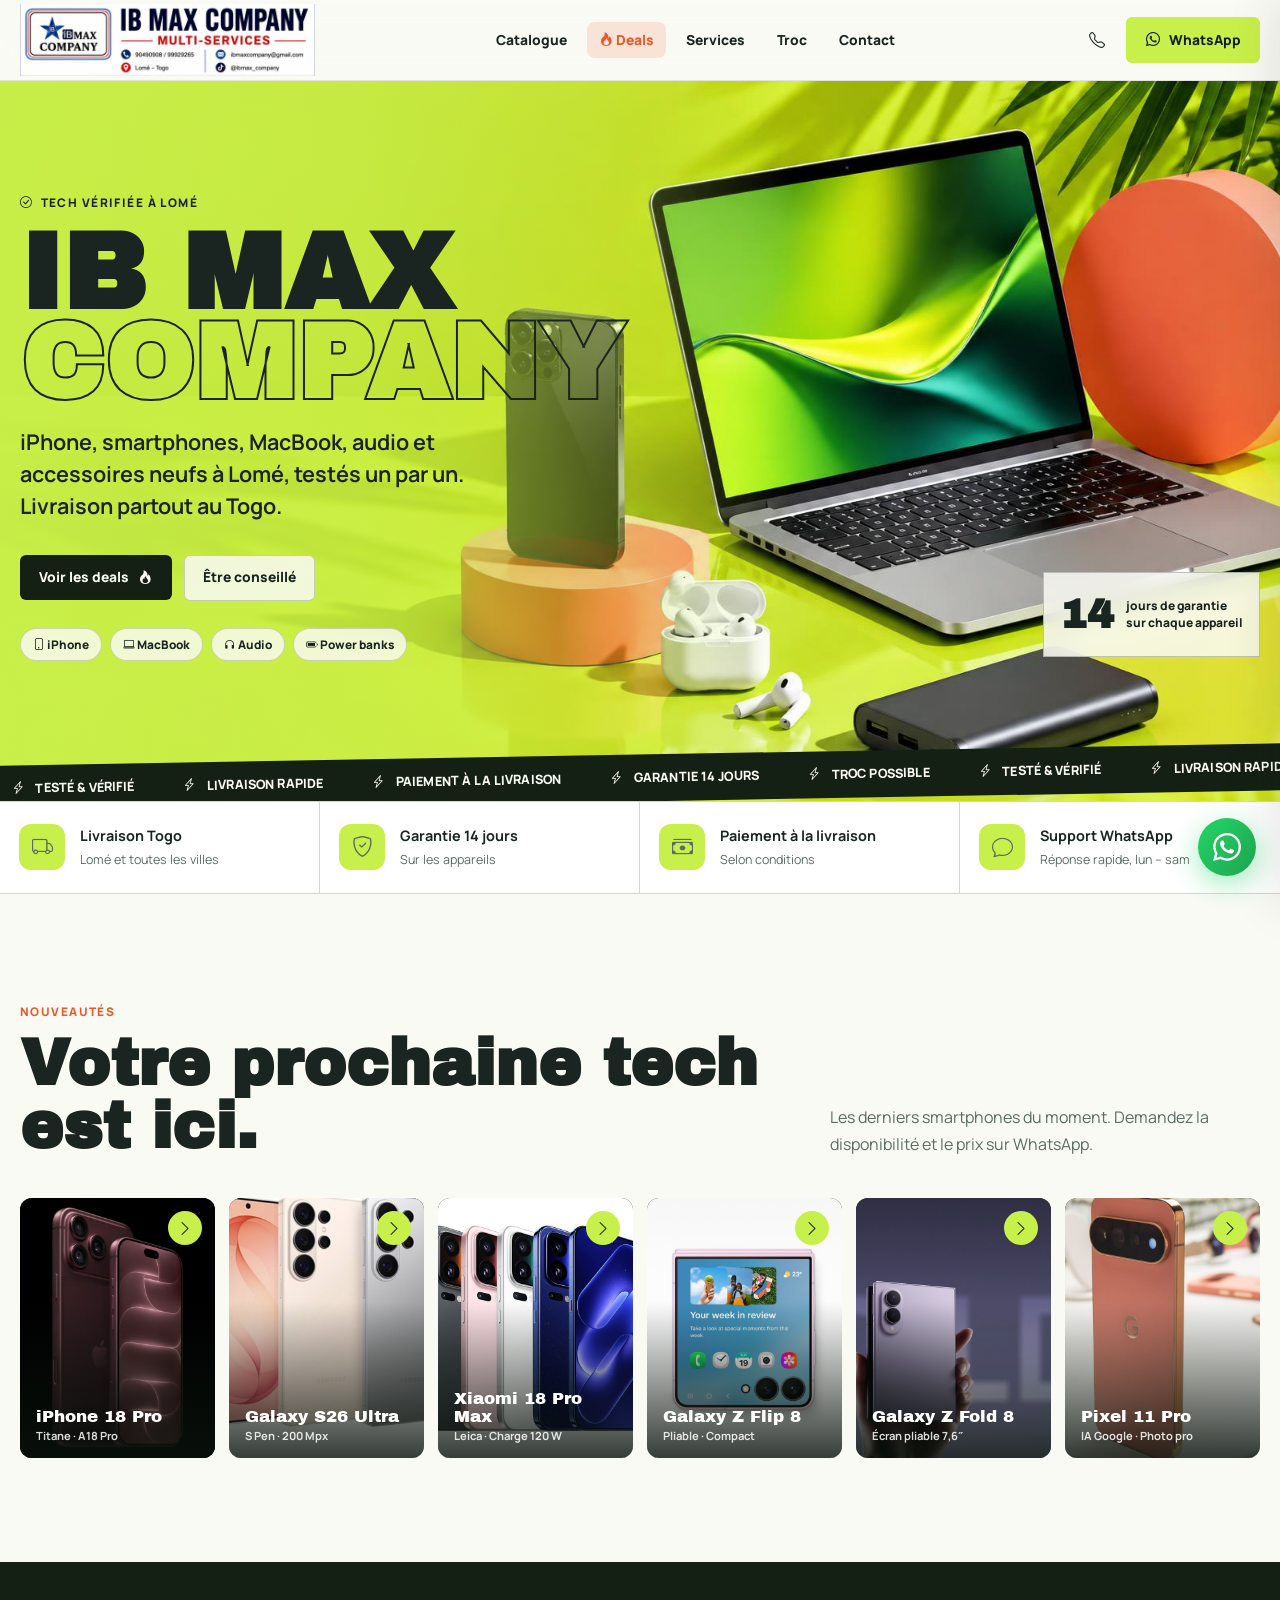
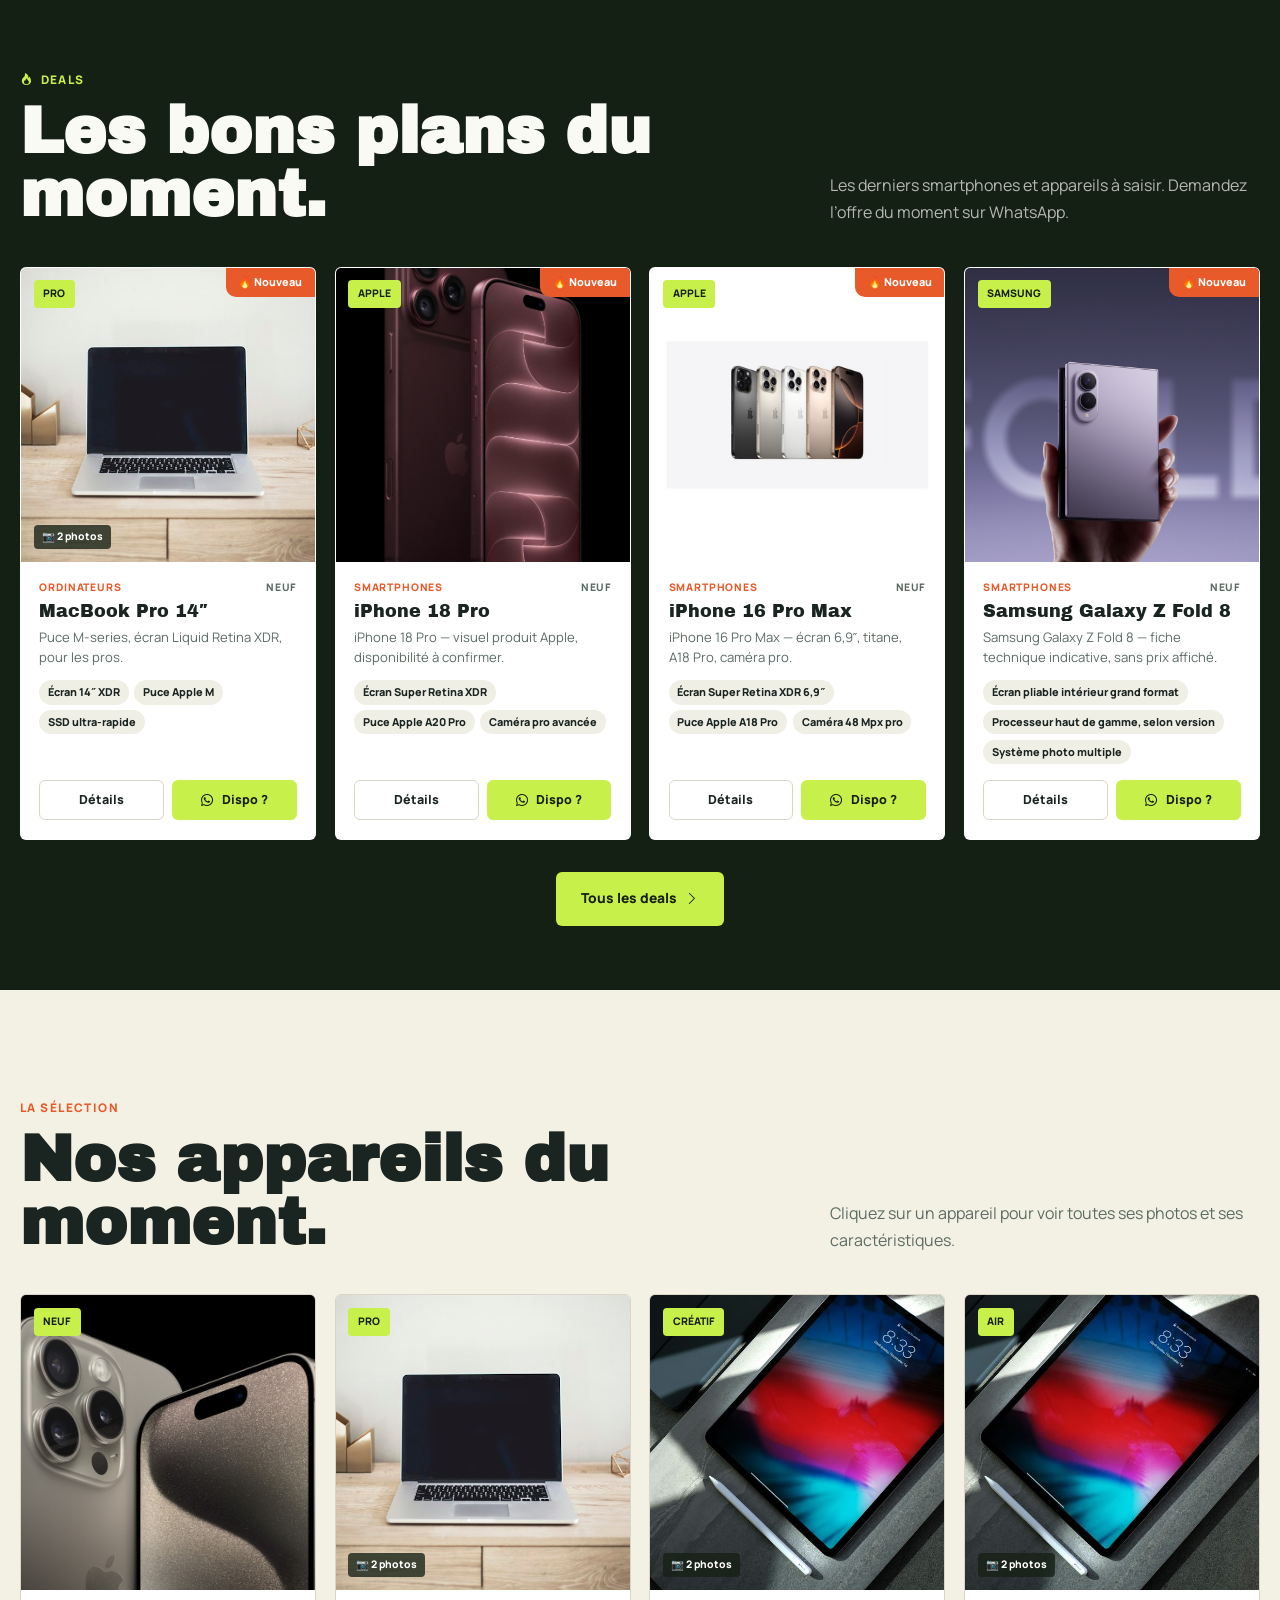
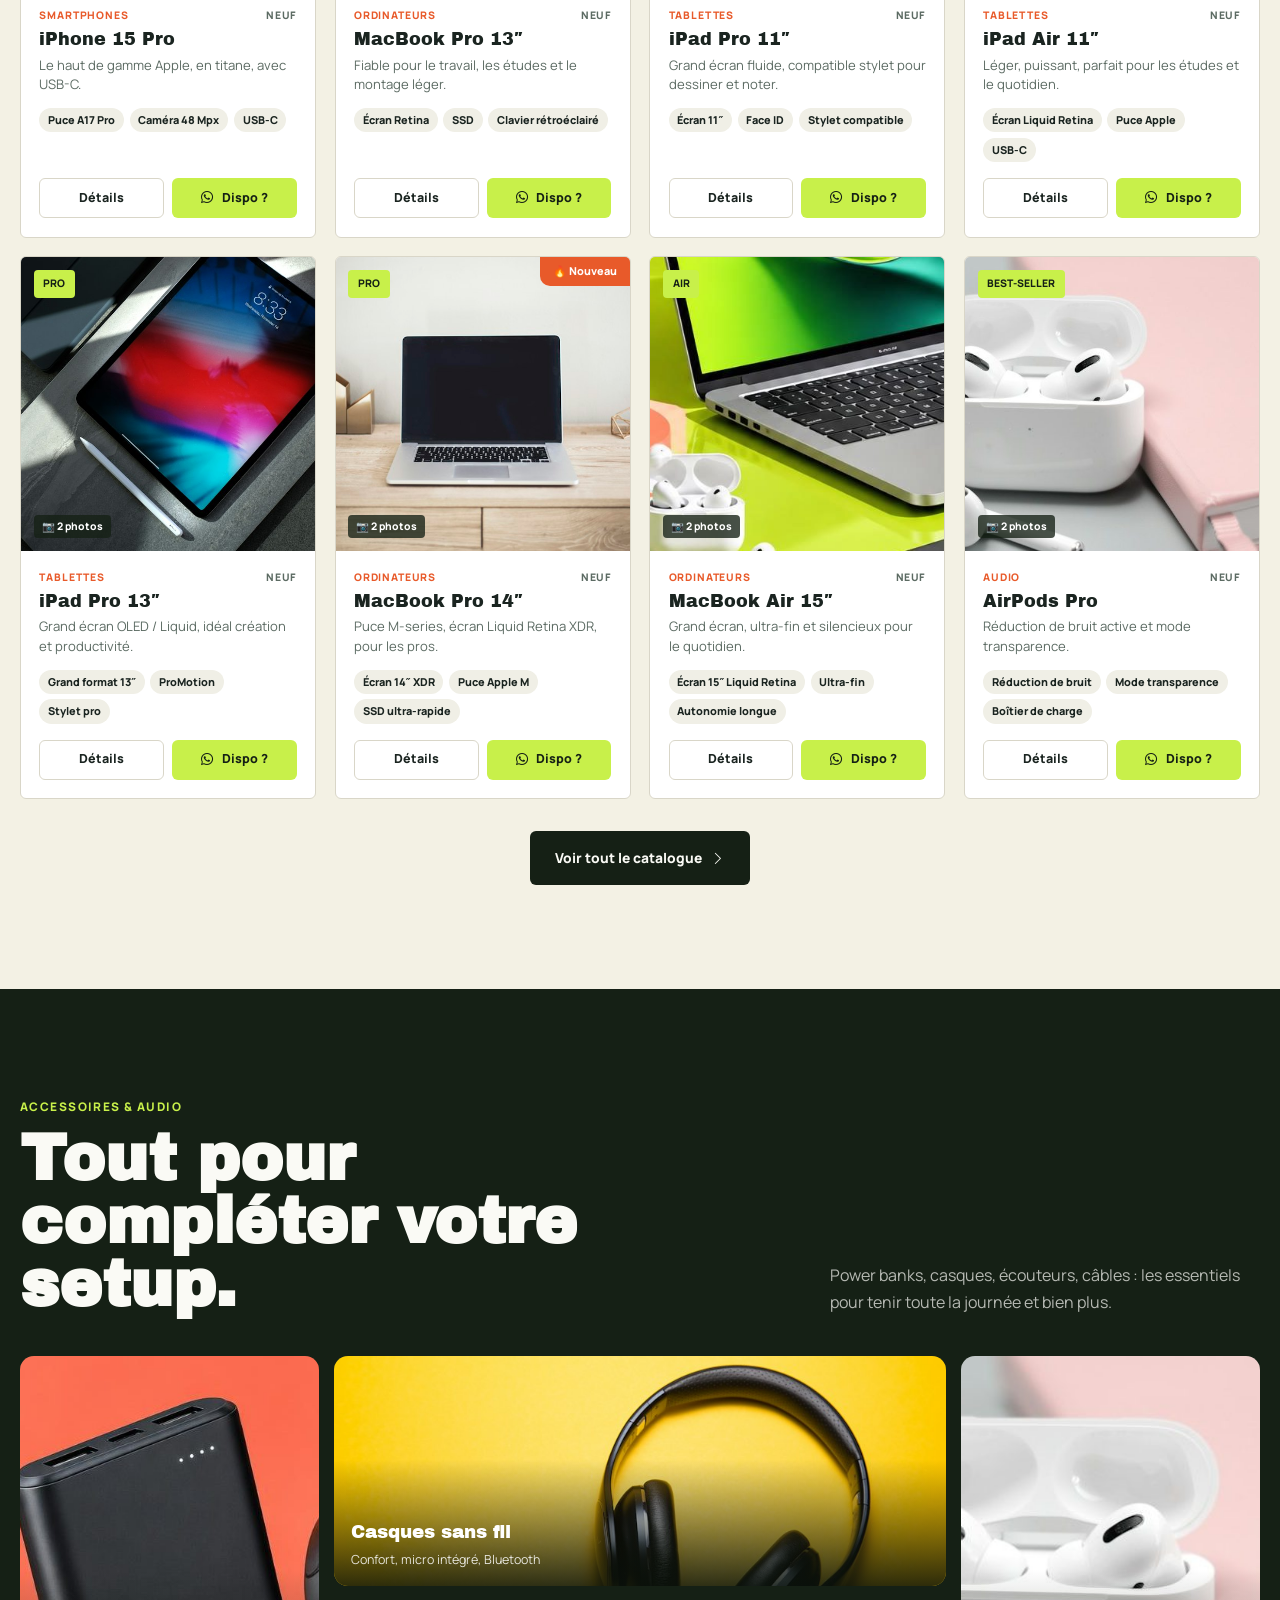
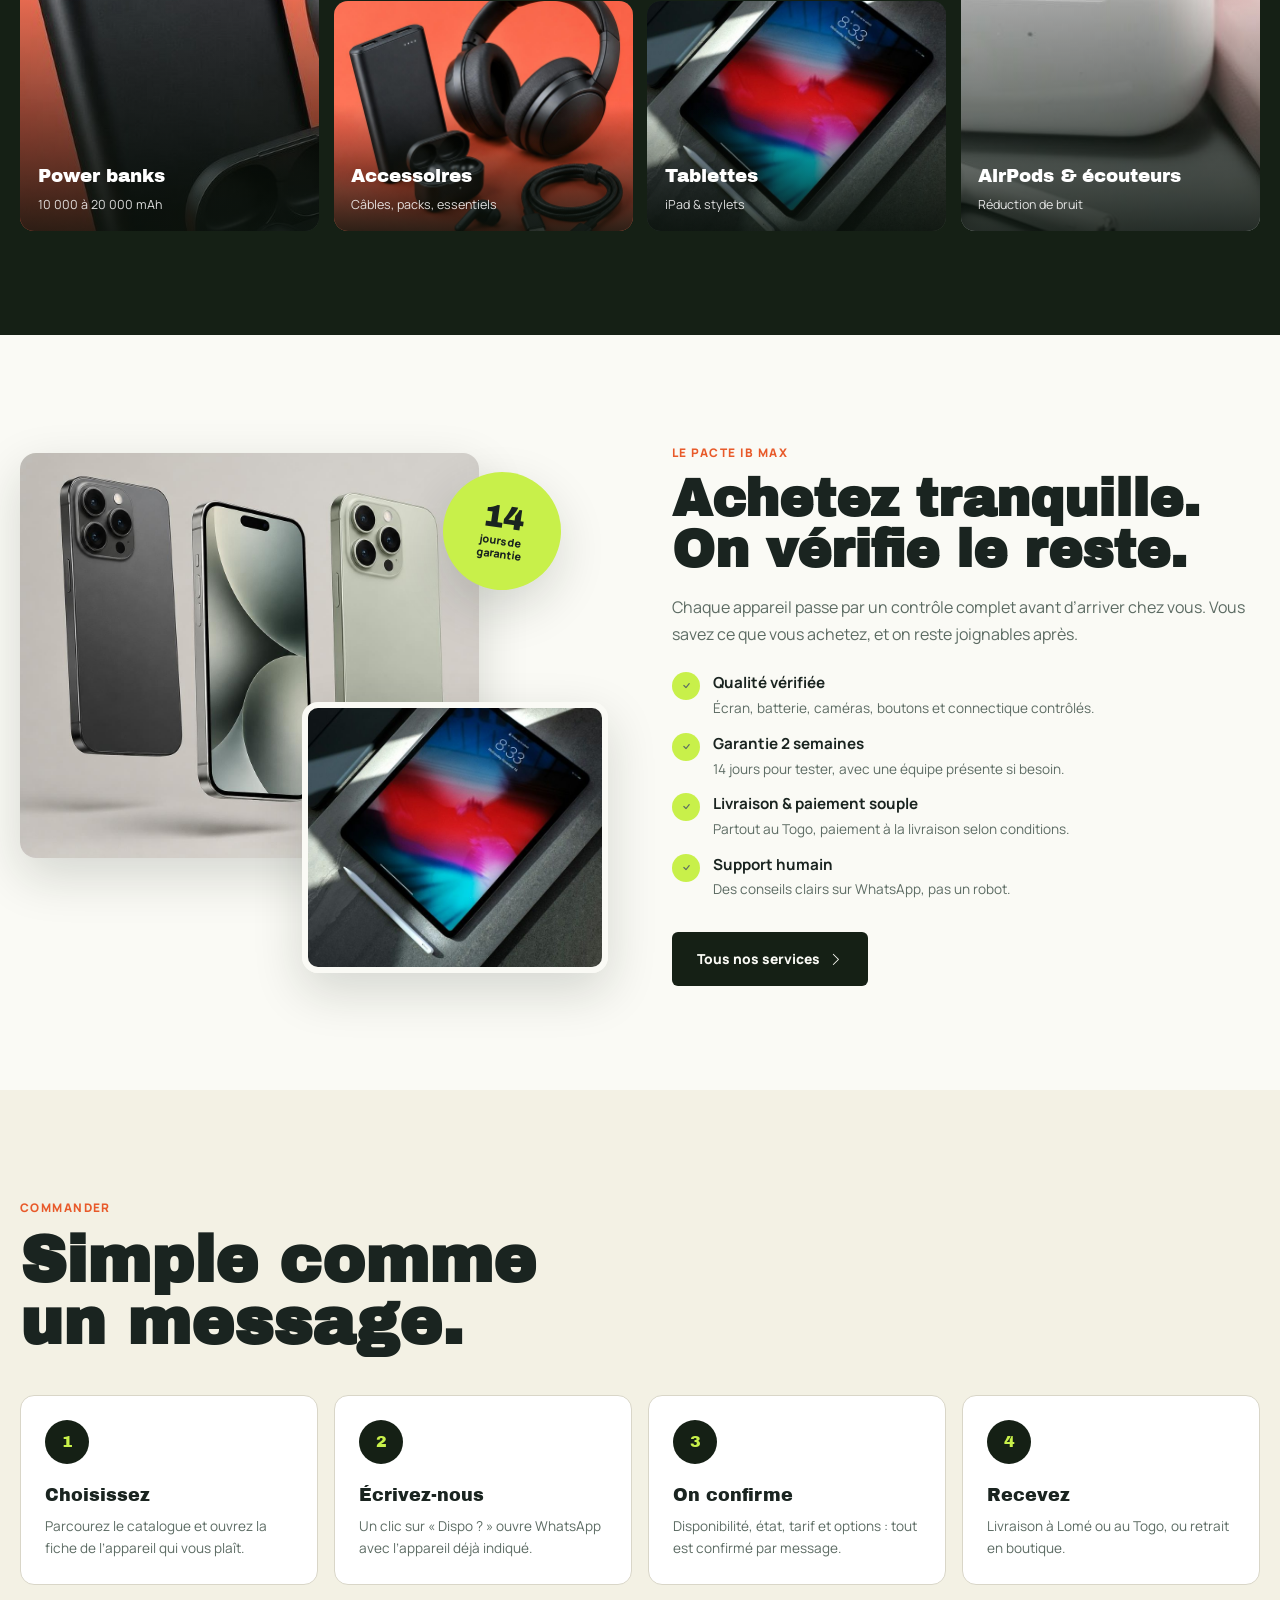
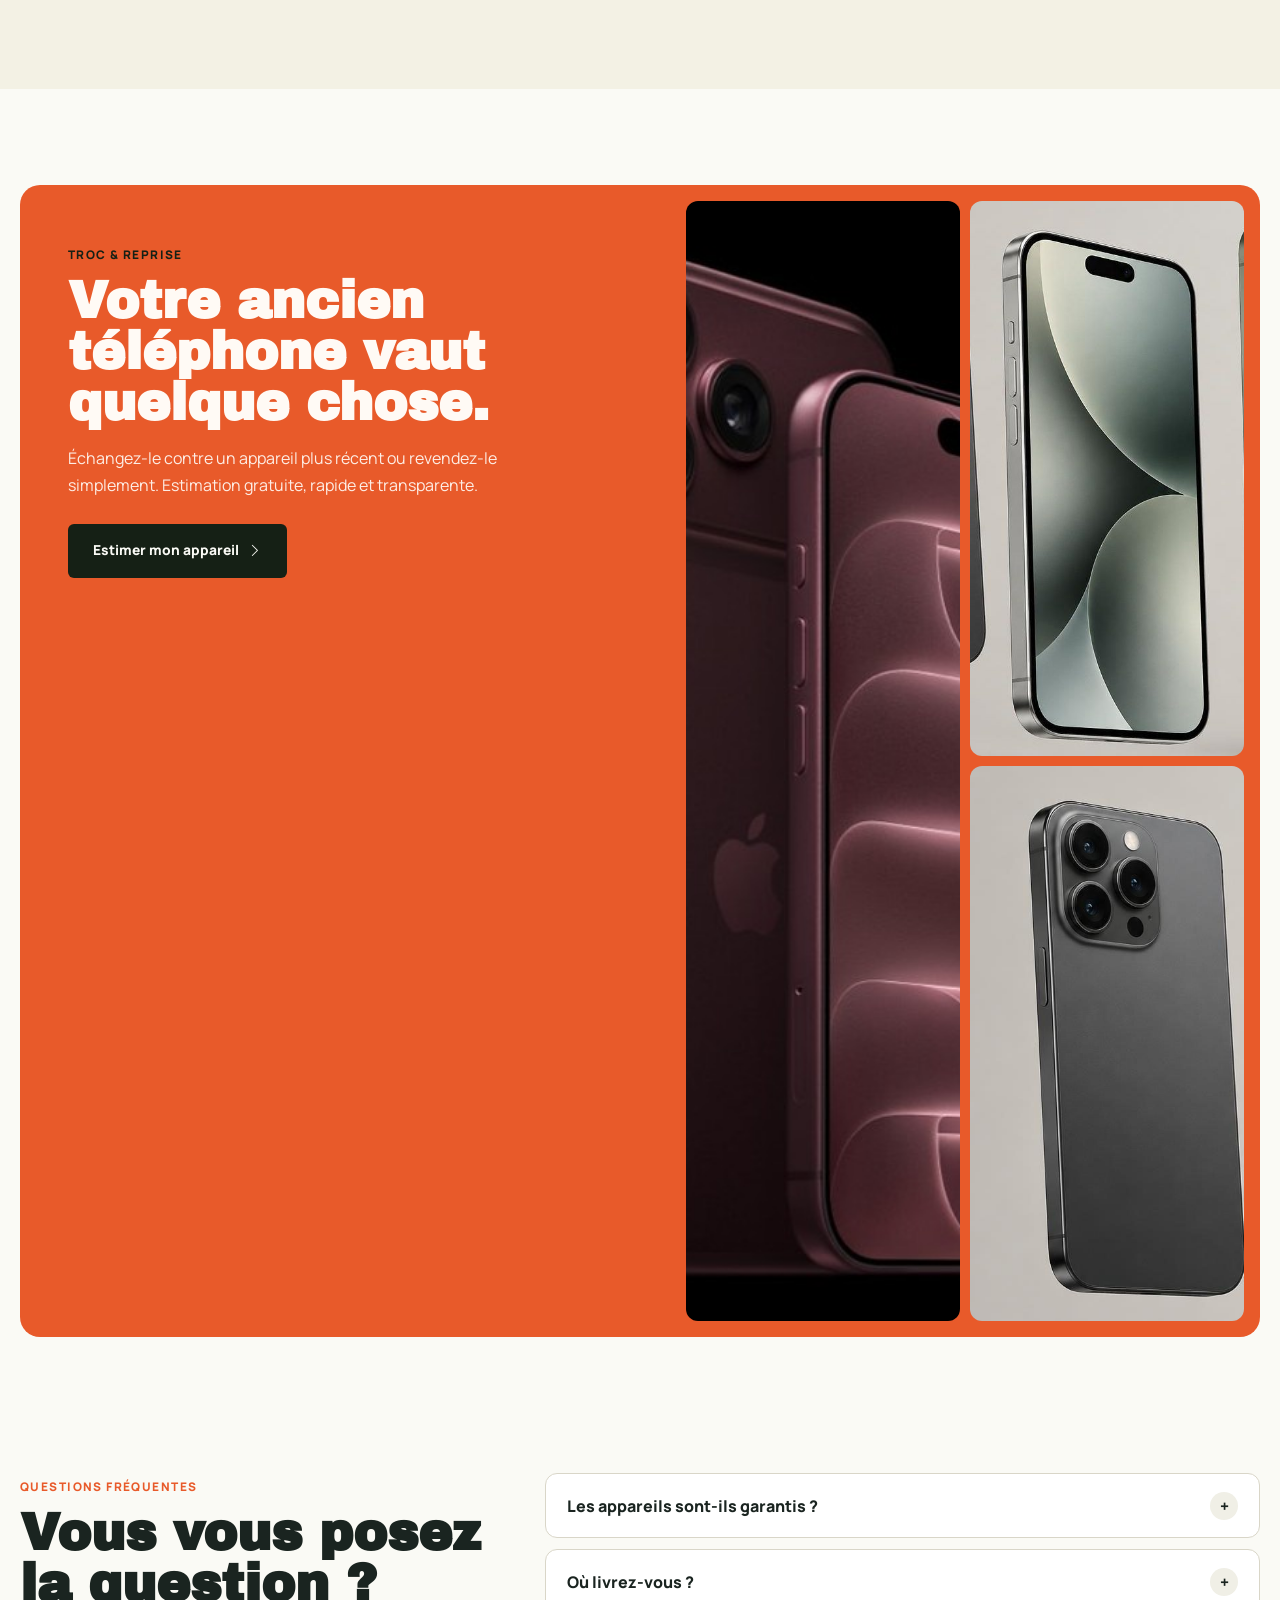
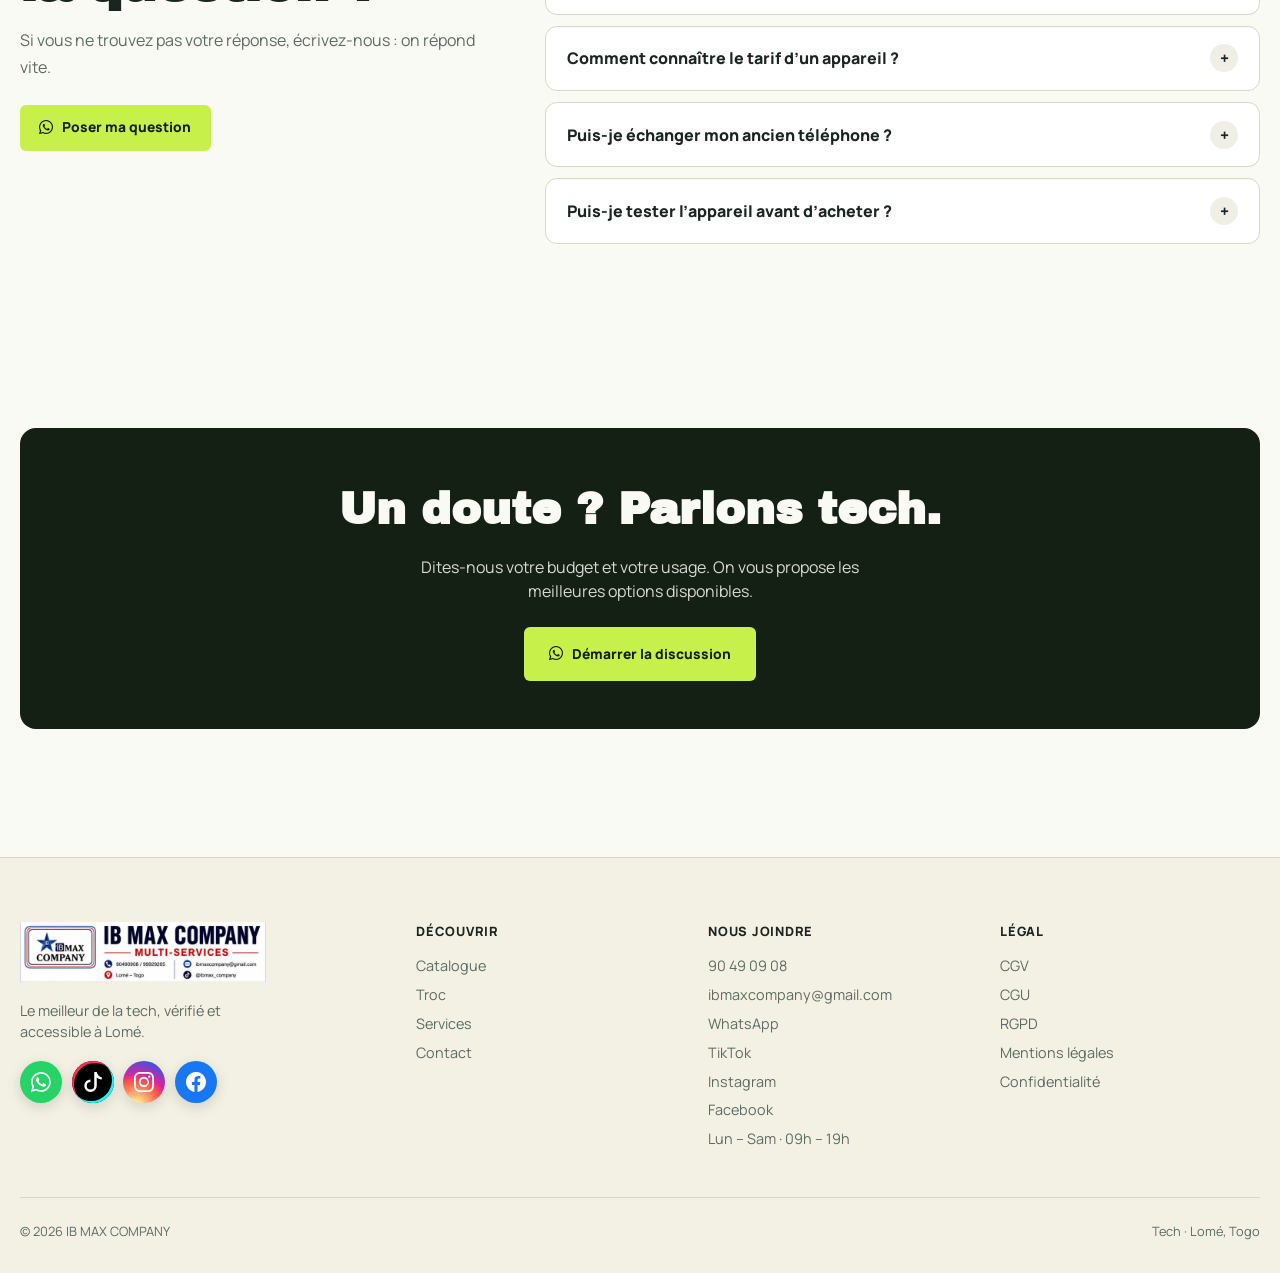
<file: index.html>
﻿<!DOCTYPE html>
<html lang="fr">
<head>
  <meta charset="UTF-8">
  <meta name="viewport" content="width=device-width, initial-scale=1.0">
  <title>IB MAX COMPANY — iPhone, MacBook &amp; smartphones neufs à Lomé, Togo.</title>
  <meta name="description" content="Boutique high-tech à Lomé : iPhone, Samsung, Xiaomi, MacBook, iPad, AirPods et power banks neufs. Garantie 14 jours, livraison au Togo, troc et commande sur WhatsApp.">
  <meta name="keywords" content="iPhone Lomé, acheter iPhone Togo, smartphone Togo, téléphone pas cher Lomé, MacBook Lomé, iPad Togo, AirPods Togo, power bank Lomé, troc téléphone Lomé, reprise smartphone Togo, boutique high-tech Lomé, vente téléphone Togo, Samsung Galaxy Lomé, Xiaomi Togo, Honor Togo, Google Pixel Togo, livraison téléphone Togo, IB MAX COMPANY, IB MAX, Lomé, Togo">
  <meta name="author" content="IB MAX COMPANY">
  <meta name="robots" content="index, follow, max-image-preview:large, max-snippet:-1, max-video-preview:-1">
  <link rel="canonical" href="https://ibmaxcompany.com/">
  <link rel="alternate" hreflang="fr" href="https://ibmaxcompany.com/">
  <link rel="alternate" hreflang="x-default" href="https://ibmaxcompany.com/">
  <meta name="geo.region" content="TG-M">
  <meta name="geo.placename" content="Lomé">
  <meta name="geo.position" content="6.1319;1.2228">
  <meta name="ICBM" content="6.1319, 1.2228">
  <meta property="og:type" content="website">
  <meta property="og:site_name" content="IB MAX COMPANY">
  <meta property="og:locale" content="fr_FR">
  <meta property="og:url" content="https://ibmaxcompany.com/">
  <meta property="og:title" content="IB MAX COMPANY — iPhone, MacBook &amp; smartphones neufs à Lomé, Togo">
  <meta property="og:description" content="Boutique high-tech à Lomé : iPhone, Samsung, Xiaomi, MacBook, iPad, AirPods et power banks neufs. Garantie 14 jours, livraison au Togo, troc et commande sur WhatsApp.">
  <meta property="og:image" content="https://ibmaxcompany.com/images/og-image.jpg">
  <meta property="og:image:width" content="1200">
  <meta property="og:image:height" content="630">
  <meta property="og:image:alt" content="IB MAX COMPANY — iPhone, MacBook, audio et accessoires à Lomé">
  <meta name="twitter:card" content="summary_large_image">
  <meta name="twitter:title" content="IB MAX COMPANY — iPhone, MacBook &amp; smartphones neufs à Lomé, Togo">
  <meta name="twitter:description" content="Boutique high-tech à Lomé : iPhone, Samsung, Xiaomi, MacBook, iPad, AirPods et power banks neufs. Garantie 14 jours, livraison au Togo, troc et commande sur WhatsApp.">
  <meta name="twitter:image" content="https://ibmaxcompany.com/images/og-image.jpg">
  <link rel="icon" type="image/png" sizes="192x192" href="images/icon-192.png">
  <link rel="icon" type="image/png" sizes="512x512" href="images/icon-512.png">
  <link rel="apple-touch-icon" href="images/apple-touch-icon.png">
  <meta name="theme-color" content="#c8f04a">
  <link rel="manifest" href="manifest.webmanifest">
  <link rel="preconnect" href="https://fonts.googleapis.com">
  <link rel="preconnect" href="https://fonts.gstatic.com" crossorigin>
  <link rel="dns-prefetch" href="https://wa.me">
  <link rel="dns-prefetch" href="https://www.instagram.com">
  <link rel="dns-prefetch" href="https://www.facebook.com">
  <link rel="dns-prefetch" href="https://www.tiktok.com">
  <link rel="preload" as="image" fetchpriority="high" href="images/ibmax-hero.jpg">
  <link rel="preload" as="style" href="css/style.css">
  <link rel="preload" as="script" href="js/products.js">
  <link rel="preload" as="script" href="js/script.js">
  <link href="https://fonts.googleapis.com/css2?family=Archivo+Black&family=Manrope:wght@400;500;600;700;800&display=swap" rel="stylesheet">
  <link href="https://cdn.jsdelivr.net/npm/bootstrap-icons@1.11.3/font/bootstrap-icons.min.css" rel="stylesheet">
  <link rel="stylesheet" href="css/style.css">
  <script type="application/ld+json">{"@context":"https://schema.org","@type":["Store","ElectronicsStore"],"@id":"https://ibmaxcompany.com/#organization","name":"IB MAX COMPANY","alternateName":["IB MAX","IBMAX COMPANY"],"url":"https://ibmaxcompany.com/","logo":"https://ibmaxcompany.com/images/icon-512.png","image":["https://ibmaxcompany.com/images/og-image.jpg","https://ibmaxcompany.com/images/ibmax-hero.jpg"],"description":"Boutique high-tech à Lomé : iPhone, smartphones Samsung, Xiaomi, Honor, Google Pixel, MacBook, iPad, audio et accessoires neufs. Garantie 14 jours, livraison au Togo, troc.","telephone":"+22890490908","email":"ibmaxcompany@gmail.com","priceRange":"$$","currenciesAccepted":"XOF","paymentAccepted":"Cash, Mobile Money","address":{"@type":"PostalAddress","addressLocality":"Lomé","addressRegion":"Maritime","addressCountry":"TG"},"geo":{"@type":"GeoCoordinates","latitude":6.1319,"longitude":1.2228},"areaServed":[{"@type":"City","name":"Lomé"},{"@type":"Country","name":"Togo"}],"openingHoursSpecification":[{"@type":"OpeningHoursSpecification","dayOfWeek":["Monday","Tuesday","Wednesday","Thursday","Friday","Saturday"],"opens":"09:00","closes":"19:00"}],"contactPoint":[{"@type":"ContactPoint","telephone":"+22890490908","contactType":"customer service","availableLanguage":["French"],"areaServed":"TG"}],"sameAs":["https://www.facebook.com/share/1EzmM8azvQ/?mibextid=wwXIfr","https://www.instagram.com/ibmax_company","https://www.tiktok.com/@ibmax_company","https://wa.me/22890490908"],"knowsAbout":["iPhone","Smartphones","MacBook","iPad","AirPods","Power banks","Troc de téléphones"]}</script>
  <script type="application/ld+json">{"@context":"https://schema.org","@type":"WebSite","@id":"https://ibmaxcompany.com/#website","url":"https://ibmaxcompany.com/","name":"IB MAX COMPANY","inLanguage":"fr","publisher":{"@id":"https://ibmaxcompany.com/#organization"}}</script>
  <script type="application/ld+json">{"@context":"https://schema.org","@type":"FAQPage","mainEntity":[{"@type":"Question","name":"Les appareils sont-ils garantis ?","acceptedAnswer":{"@type":"Answer","text":"Oui. Chaque appareil bénéficie d’une garantie de 14 jours après un contrôle complet (écran, batterie, caméras, connectique)."}},{"@type":"Question","name":"Où livrez-vous ?","acceptedAnswer":{"@type":"Answer","text":"À Lomé et dans le reste du Togo. Le paiement à la livraison est possible selon conditions. Vous pouvez aussi retirer votre appareil en boutique."}},{"@type":"Question","name":"Comment connaître le tarif d’un appareil ?","acceptedAnswer":{"@type":"Answer","text":"Les tarifs dépendent du modèle, du stockage et de l’état. Cliquez sur « Dispo ? » sur la fiche : on vous répond avec le tarif à jour sur WhatsApp."}},{"@type":"Question","name":"Puis-je échanger mon ancien téléphone ?","acceptedAnswer":{"@type":"Answer","text":"Oui, c’est le principe du troc. Envoyez la marque, le modèle, l’état et quelques photos pour recevoir une estimation."}},{"@type":"Question","name":"Puis-je tester l’appareil avant d’acheter ?","acceptedAnswer":{"@type":"Answer","text":"Oui, vous pouvez venir voir et tester sur place à Lomé du lundi au samedi, de 9h à 19h."}}]}</script>
</head>
<body>

  <header class="site-header">
    <div class="site-container">
      <a href="index.html" class="brand-mark" aria-label="IB MAX COMPANY"><img src="images/logo.jpeg" alt="IB MAX COMPANY" width="295" height="72"></a>
      <nav class="nav-desktop" aria-label="Navigation">
        <a class="nav-link" href="catalogue.html">Catalogue</a>
        <a class="nav-link nav-deals" href="catalogue.html?cat=Deals"><i class="bi bi-fire"></i> Deals</a>
        <a class="nav-link" href="services.html">Services</a>
        <a class="nav-link" href="troc.html">Troc</a>
        <a class="nav-link" href="contact.html">Contact</a>
      </nav>
      <div class="header-actions">
        <a class="icon-button" href="tel:+22890490908" aria-label="Appeler"><i class="bi bi-telephone"></i></a>
        <a class="button button-primary" href="https://wa.me/22890490908?text=Bonjour%20IB%20MAX%2C%20je%20souhaite%20avoir%20des%20informations." target="_blank" rel="noopener"><i class="bi bi-whatsapp" aria-hidden="true"></i> WhatsApp</a>
      </div>
      <button class="menu-toggle" id="menuToggle" aria-label="Menu"><span></span><span></span><span></span></button>
    </div>
  </header>

  <div class="mobile-menu" id="mobileMenu">
    <div style="display:flex;align-items:center;justify-content:space-between">
      <span class="brand-mark"><img src="images/logo.jpeg" alt="IB MAX COMPANY" width="295" height="72"></span>
      <button class="icon-button" id="menuClose" aria-label="Fermer"><i class="bi bi-x"></i></button>
    </div>
    <nav style="margin-top:2.5rem;margin-bottom:auto;display:flex;flex-direction:column">
      <a class="mobile-link" href="index.html">Accueil</a>
      <a class="mobile-link" href="catalogue.html">Catalogue</a>
      <a class="mobile-link" href="catalogue.html?cat=Deals"><i class="bi bi-fire"></i> Deals</a>
      <a class="mobile-link" href="services.html">Services</a>
      <a class="mobile-link" href="troc.html">Troc</a>
      <a class="mobile-link" href="contact.html">Contact</a>
    </nav>

      <div class="social-links social-links--mobile" aria-label="Réseaux sociaux IB MAX COMPANY">
        <a class="social-btn sb-whatsapp" href="https://wa.me/22890490908" target="_blank" rel="noopener me" aria-label="WhatsApp +228 90 49 09 08" title="WhatsApp"><svg class="social-svg" viewBox="0 0 16 16" fill="currentColor" aria-hidden="true" focusable="false"><path d="M13.601 2.326A7.85 7.85 0 0 0 7.994 0C3.627 0 .068 3.558.064 7.926c0 1.399.366 2.76 1.057 3.965L0 16l4.204-1.102a7.9 7.9 0 0 0 3.79.965h.004c4.368 0 7.926-3.558 7.93-7.93A7.9 7.9 0 0 0 13.6 2.326zM7.994 14.521a6.6 6.6 0 0 1-3.356-.92l-.24-.144-2.494.654.666-2.433-.156-.251a6.56 6.56 0 0 1-1.007-3.505c0-3.626 2.957-6.584 6.591-6.584a6.56 6.56 0 0 1 4.66 1.931 6.56 6.56 0 0 1 1.928 4.66c-.004 3.639-2.961 6.592-6.592 6.592m3.615-4.934c-.197-.099-1.17-.578-1.353-.646-.182-.065-.315-.099-.445.099-.133.197-.513.646-.627.775-.114.133-.232.148-.43.05-.197-.1-.836-.308-1.592-.985-.59-.525-.985-1.175-1.103-1.372-.114-.198-.011-.304.088-.403.087-.088.197-.232.296-.346.1-.114.133-.198.198-.33.065-.134.034-.248-.015-.347-.05-.099-.445-1.076-.612-1.47-.16-.389-.323-.335-.445-.34-.114-.007-.247-.007-.38-.007a.73.73 0 0 0-.529.247c-.182.198-.691.677-.691 1.654s.71 1.916.81 2.049c.098.133 1.394 2.132 3.383 2.992.47.205.84.326 1.129.418.475.152.904.129 1.246.08.38-.058 1.171-.48 1.338-.943.164-.464.164-.86.114-.943-.049-.084-.182-.133-.38-.232"/></svg></a>
        <a class="social-btn sb-tiktok" href="https://www.tiktok.com/@ibmax_company" target="_blank" rel="noopener me" aria-label="TikTok @ibmax_company" title="TikTok"><svg class="social-svg" viewBox="0 0 16 16" fill="currentColor" aria-hidden="true" focusable="false"><path d="M9 0h1.98c.144.715.54 1.617 1.235 2.512C12.895 3.389 13.797 4 15 4v2c-1.753 0-3.07-.814-4-1.829V11a5 5 0 1 1-5-5v2a3 3 0 1 0 3 3z"/></svg></a>
        <a class="social-btn sb-instagram" href="https://www.instagram.com/ibmax_company" target="_blank" rel="noopener me" aria-label="Instagram @ibmax_company" title="Instagram"><svg class="social-svg" viewBox="0 0 16 16" fill="currentColor" aria-hidden="true" focusable="false"><path d="M8 0C5.829 0 5.556.01 4.703.048 3.85.088 3.269.222 2.76.42a3.9 3.9 0 0 0-1.417.923A3.9 3.9 0 0 0 .42 2.76C.222 3.268.087 3.85.048 4.7.01 5.555 0 5.827 0 8.001c0 2.172.01 2.444.048 3.297.04.852.174 1.433.372 1.942.205.526.478.972.923 1.417.444.445.89.719 1.416.923.51.198 1.09.333 1.942.372C5.555 15.99 5.827 16 8 16s2.444-.01 3.298-.048c.851-.04 1.434-.174 1.943-.372a3.9 3.9 0 0 0 1.416-.923c.445-.445.718-.891.923-1.417.197-.509.332-1.09.372-1.942C15.99 10.445 16 10.173 16 8s-.01-2.445-.048-3.299c-.04-.851-.175-1.433-.372-1.941a3.9 3.9 0 0 0-.923-1.417A3.9 3.9 0 0 0 13.24.42c-.51-.198-1.092-.333-1.943-.372C10.443.01 10.172 0 7.998 0zm-.717 1.442h.718c2.136 0 2.389.007 3.232.046.78.035 1.204.166 1.486.275.373.145.64.319.92.599s.453.546.598.92c.11.281.24.705.275 1.485.039.843.047 1.096.047 3.231s-.008 2.389-.047 3.232c-.035.78-.166 1.203-.275 1.485a2.5 2.5 0 0 1-.599.919c-.28.28-.546.453-.92.598-.28.11-.704.24-1.485.276-.843.038-1.096.047-3.232.047s-2.39-.009-3.233-.047c-.78-.036-1.203-.166-1.485-.276a2.5 2.5 0 0 1-.92-.598 2.5 2.5 0 0 1-.6-.92c-.109-.281-.24-.705-.275-1.485-.038-.843-.046-1.096-.046-3.233s.008-2.388.046-3.231c.036-.78.166-1.204.276-1.486.145-.373.319-.64.599-.92s.546-.453.92-.598c.282-.11.705-.24 1.485-.276.738-.034 1.024-.044 2.515-.045zm4.988 1.328a.96.96 0 1 0 0 1.92.96.96 0 0 0 0-1.92m-4.27 1.122a4.109 4.109 0 1 0 0 8.217 4.109 4.109 0 0 0 0-8.217m0 1.441a2.667 2.667 0 1 1 0 5.334 2.667 2.667 0 0 1 0-5.334"/></svg></a>
        <a class="social-btn sb-facebook" href="https://www.facebook.com/share/1EzmM8azvQ/?mibextid=wwXIfr" target="_blank" rel="noopener me" aria-label="Facebook IB MAX COMPANY" title="Facebook"><svg class="social-svg" viewBox="0 0 16 16" fill="currentColor" aria-hidden="true" focusable="false"><path d="M16 8.049c0-4.446-3.582-8.05-8-8.05C3.58 0-.002 3.603-.002 8.05c0 4.017 2.926 7.347 6.75 7.951v-5.625h-2.03V8.05H6.75V6.275c0-2.017 1.195-3.131 3.022-3.131.876 0 1.791.157 1.791.157v1.98h-1.009c-.993 0-1.303.621-1.303 1.258v1.51h2.218l-.354 2.326H9.25V16c3.824-.604 6.75-3.934 6.75-7.951"/></svg></a>
      </div>
    <a class="button button-primary" style="margin-top:1rem" href="https://wa.me/22890490908" target="_blank" rel="noopener"><i class="bi bi-whatsapp" aria-hidden="true"></i> Écrire sur WhatsApp</a>
  </div>
  <button class="menu-backdrop hidden" id="menuBackdrop" aria-label="Fermer"></button>

  <main>
    <section class="hero-section">
      <img class="hero-image" src="images/ibmax-hero.jpg" alt="iPhone, MacBook, écouteurs et power bank en vente chez IB MAX COMPANY à Lomé, Togo" width="1600" height="1200" fetchpriority="high">
      <div class="hero-shade"></div>
      <div class="site-container hero-content">
        <div class="hero-copy">
          <span class="eyebrow"><i class="bi bi-check-circle"></i> Tech vérifiée à Lomé</span>
          <h1>IB MAX<br><span>COMPANY</span></h1>
          <p>iPhone, smartphones, MacBook, audio et accessoires neufs à Lomé, testés un par un. Livraison partout au Togo.</p>
          <div class="flex flex-wrap gap-3">
            <a class="button button-dark" href="catalogue.html?cat=Deals">Voir les deals <i class="bi bi-fire"></i></a>
            <a class="button button-glass" href="https://wa.me/22890490908?text=Bonjour%20IB%20MAX%2C%20conseillez-moi%20un%20appareil." target="_blank" rel="noopener">Être conseillé</a>
          </div>
          <div class="hero-trust"><span><i class="bi bi-phone"></i> iPhone</span><span><i class="bi bi-laptop"></i> MacBook</span><span><i class="bi bi-headphones"></i> Audio</span><span><i class="bi bi-battery-full"></i> Power banks</span></div>
        </div>
        <div class="hero-proof">
          <span class="proof-number">14</span>
          <span>jours de garantie<br>sur chaque appareil</span>
        </div>
      </div>
<div class="hero-ticker" aria-label="Engagements">
        <div class="ticker-track">
          <span><i class="bi bi-lightning-charge"></i> TESTÉ & VÉRIFIÉ</span><span><i class="bi bi-lightning-charge"></i> LIVRAISON RAPIDE</span><span><i class="bi bi-lightning-charge"></i> PAIEMENT À LA LIVRAISON</span><span><i class="bi bi-lightning-charge"></i> GARANTIE 14 JOURS</span><span><i class="bi bi-lightning-charge"></i> TROC POSSIBLE</span>
          <span><i class="bi bi-lightning-charge"></i> TESTÉ & VÉRIFIÉ</span><span><i class="bi bi-lightning-charge"></i> LIVRAISON RAPIDE</span><span><i class="bi bi-lightning-charge"></i> PAIEMENT À LA LIVRAISON</span><span><i class="bi bi-lightning-charge"></i> GARANTIE 14 JOURS</span><span><i class="bi bi-lightning-charge"></i> TROC POSSIBLE</span>
        </div>
      </div>
      </div>
    </section>

    <div class="info-strip">
      <div><span class="is-icon"><i class="bi bi-truck"></i></span><p><strong>Livraison Togo</strong><span>Lomé et toutes les villes</span></p></div>
      <div><span class="is-icon"><i class="bi bi-shield-check"></i></span><p><strong>Garantie 14 jours</strong><span>Sur les appareils</span></p></div>
      <div><span class="is-icon"><i class="bi bi-cash-stack"></i></span><p><strong>Paiement à la livraison</strong><span>Selon conditions</span></p></div>
      <div><span class="is-icon"><i class="bi bi-chat"></i></span><p><strong>Support WhatsApp</strong><span>Réponse rapide, lun – sam</span></p></div>
    </div>

    <section class="category-section">
      <div class="site-container">
        <div class="section-heading">
          <div>
            <span class="section-kicker">Nouveautés</span>
            <h2>Votre prochaine tech est ici.</h2>
          </div>
          <p>Les derniers smartphones du moment. Demandez la disponibilité et le prix sur WhatsApp.</p>
        </div>
        <div class="category-photo-grid">
          <a class="category-photo reveal" href="catalogue.html?cat=Smartphones">
            <img src="images/crops/cat-iphone-18-pro.jpg" alt="iPhone 18 Pro" loading="lazy">
            <span class="cp-arrow"><i class="bi bi-chevron-right"></i></span>
            <span class="cp-label">iPhone 18 Pro<small>Titane · A18 Pro</small></span>
          </a>
          <a class="category-photo reveal" href="catalogue.html?cat=Smartphones">
            <img src="images/crops/cat-s26-ultra.jpg" alt="Samsung Galaxy S26 Ultra" loading="lazy">
            <span class="cp-arrow"><i class="bi bi-chevron-right"></i></span>
            <span class="cp-label">Galaxy S26 Ultra<small>S Pen · 200 Mpx</small></span>
          </a>
          <a class="category-photo reveal" href="catalogue.html?cat=Smartphones">
            <img src="images/crops/cat-xiaomi-18.jpg" alt="Xiaomi 18 Pro Max" loading="lazy">
            <span class="cp-arrow"><i class="bi bi-chevron-right"></i></span>
            <span class="cp-label">Xiaomi 18 Pro Max<small>Leica · Charge 120 W</small></span>
          </a>
          <a class="category-photo reveal" href="catalogue.html?cat=Smartphones">
            <img src="images/crops/cat-zflip-8.jpg" alt="Galaxy Z Flip 8" loading="lazy">
            <span class="cp-arrow"><i class="bi bi-chevron-right"></i></span>
            <span class="cp-label">Galaxy Z Flip 8<small>Pliable · Compact</small></span>
          </a>
          <a class="category-photo reveal" href="catalogue.html?cat=Smartphones">
            <img src="images/crops/cat-zfold-8.jpg" alt="Galaxy Z Fold 8" loading="lazy">
            <span class="cp-arrow"><i class="bi bi-chevron-right"></i></span>
            <span class="cp-label">Galaxy Z Fold 8<small>Écran pliable 7,6″</small></span>
          </a>
          <a class="category-photo reveal" href="catalogue.html?cat=Smartphones">
            <img src="images/crops/cat-pixel-11.jpg" alt="Google Pixel 11 Pro" loading="lazy">
            <span class="cp-arrow"><i class="bi bi-chevron-right"></i></span>
            <span class="cp-label">Pixel 11 Pro<small>IA Google · Photo pro</small></span>
          </a>
        </div>
      </div>
    </section>

    <section class="deals-section" id="deals">
      <div class="site-container">
        <div class="section-heading">
          <div>
            <span class="section-kicker"><i class="bi bi-fire"></i> Deals</span>
            <h2>Les bons plans du moment.</h2>
          </div>
          <p>Les derniers smartphones et appareils à saisir. Demandez l’offre du moment sur WhatsApp.</p>
        </div>
        <div class="product-grid" id="dealsGrid"></div>
        <div class="text-center mt-8">
          <a class="button button-dark button-large" href="catalogue.html?cat=Deals">Tous les deals <i class="bi bi-chevron-right"></i></a>
        </div>
      </div>
    </section>

    <section class="products-section" id="selection">
      <div class="site-container">
        <div class="section-heading">
          <div>
            <span class="section-kicker">La sélection</span>
            <h2>Nos appareils du moment.</h2>
          </div>
          <p>Cliquez sur un appareil pour voir toutes ses photos et ses caractéristiques.</p>
        </div>
        <div class="product-grid" id="featuredGrid">
          <noscript><p>Activez JavaScript pour voir la sélection, ou <a href="https://wa.me/22890490908"><u>écrivez-nous sur WhatsApp</u></a>.</p></noscript>
        </div>
        <div class="text-center mt-8">
          <a class="button button-dark button-large" href="catalogue.html">Voir tout le catalogue <i class="bi bi-chevron-right"></i></a>
        </div>
      </div>
    </section>

    <section class="bento-section">
      <div class="site-container">
        <div class="section-heading">
          <div>
            <span class="section-kicker">Accessoires &amp; audio</span>
            <h2>Tout pour<br>compléter votre setup.</h2>
          </div>
          <p>Power banks, casques, écouteurs, câbles : les essentiels pour tenir toute la journée et bien plus.</p>
        </div>
        <div class="bento-grid">
          <a class="bento-tile tall reveal" href="catalogue.html?cat=Power%20banks"><img src="images/crops/powerbank-noir.jpg" alt="Power bank" loading="lazy"><div class="bt-label"><strong>Power banks</strong><span>10 000 à 20 000 mAh</span></div></a>
          <a class="bento-tile wide reveal" href="catalogue.html?cat=Audio"><img src="images/headphones1.jpg" alt="Casque Bluetooth" loading="lazy" style="object-position:center 30%"><div class="bt-label"><strong>Casques sans fil</strong><span>Confort, micro intégré, Bluetooth</span></div></a>
          <a class="bento-tile tall reveal" href="catalogue.html?cat=Audio"><img src="images/crops/airpods-pro.jpg" alt="AirPods Pro" loading="lazy" style="object-position:30% center"><div class="bt-label"><strong>AirPods &amp; écouteurs</strong><span>Réduction de bruit</span></div></a>
          <a class="bento-tile reveal" href="catalogue.html?cat=Accessoires"><img src="images/ibmax-accessories.jpg" alt="Accessoires" loading="lazy"><div class="bt-label"><strong>Accessoires</strong><span>Câbles, packs, essentiels</span></div></a>
          <a class="bento-tile reveal" href="catalogue.html?cat=Tablettes"><img src="images/crops/ipad-stylet.jpg" alt="iPad" loading="lazy"><div class="bt-label"><strong>Tablettes</strong><span>iPad &amp; stylets</span></div></a>
        </div>
      </div>
    </section>

    <section class="split-section">
      <div class="site-container split-grid">
        <div class="split-photos reveal">
          <figure class="sp-1"><img src="images/ibmax-phones.jpg" alt="iPhone 15 Pro en trois vues" loading="lazy"></figure>
          <figure class="sp-2"><img src="images/crops/ipad-stylet.jpg" alt="iPad Pro avec stylet" loading="lazy"></figure>
          <div class="split-badge"><b>14</b>jours de<br>garantie</div>
        </div>
        <div class="split-copy reveal">
          <span class="section-kicker">Le pacte IB MAX</span>
          <h2>Achetez tranquille.<br>On vérifie le reste.</h2>
          <p>Chaque appareil passe par un contrôle complet avant d’arriver chez vous. Vous savez ce que vous achetez, et on reste joignables après.</p>
<ul class="check-list">
            <li><span class="ck"><i class="bi bi-check"></i></span><p><strong>Qualité vérifiée</strong><span>Écran, batterie, caméras, boutons et connectique contrôlés.</span></p></li>
            <li><span class="ck"><i class="bi bi-check"></i></span><p><strong>Garantie 2 semaines</strong><span>14 jours pour tester, avec une équipe présente si besoin.</span></p></li>
            <li><span class="ck"><i class="bi bi-check"></i></span><p><strong>Livraison & paiement souple</strong><span>Partout au Togo, paiement à la livraison selon conditions.</span></p></li>
            <li><span class="ck"><i class="bi bi-check"></i></span><p><strong>Support humain</strong><span>Des conseils clairs sur WhatsApp, pas un robot.</span></p></li>
          </ul>
          <a class="button button-dark button-large" href="services.html">Tous nos services <i class="bi bi-chevron-right"></i></a>
        </div>
      </div>
    </section>

    <section class="promise-section" style="background:var(--surface-soft)">
      <div class="site-container">
        <div class="section-heading">
          <div>
            <span class="section-kicker">Commander</span>
            <h2>Simple comme<br>un message.</h2>
          </div>
        </div>
        <div class="order-steps">
          <div class="order-step reveal"><h3>Choisissez</h3><p>Parcourez le catalogue et ouvrez la fiche de l’appareil qui vous plaît.</p></div>
          <div class="order-step reveal"><h3>Écrivez-nous</h3><p>Un clic sur « Dispo ? » ouvre WhatsApp avec l’appareil déjà indiqué.</p></div>
          <div class="order-step reveal"><h3>On confirme</h3><p>Disponibilité, état, tarif et options : tout est confirmé par message.</p></div>
          <div class="order-step reveal"><h3>Recevez</h3><p>Livraison à Lomé ou au Togo, ou retrait en boutique.</p></div>
        </div>
      </div>
    </section>

    <section class="site-container" style="padding:6rem 0 2rem">
      <div class="troc-banner reveal">
        <div class="tb-copy">
          <span class="section-kicker" style="color:var(--primary-foreground)">Troc &amp; reprise</span>
          <h2 style="margin-top:.7rem">Votre ancien téléphone vaut quelque chose.</h2>
          <p>Échangez-le contre un appareil plus récent ou revendez-le simplement. Estimation gratuite, rapide et transparente.</p>
          <a class="button button-dark button-large" href="troc.html">Estimer mon appareil <i class="bi bi-chevron-right"></i></a>
        </div>
        <div class="tb-photos">
          <img src="images/crops/cat-iphone-18-pro.jpg" alt="iPhone récent" loading="lazy">
          <img src="images/crops/iphone-face.jpg" alt="iPhone face" loading="lazy">
          <img src="images/crops/iphone-dos.jpg" alt="iPhone dos" loading="lazy">
        </div>
      </div>
    </section>

    <section class="split-section">
      <div class="site-container faq-grid">
        <div class="reveal">
          <span class="section-kicker">Questions fréquentes</span>
          <h2 style="font-family:var(--font-display);font-size:clamp(2rem,4vw,3.2rem);line-height:1;margin:.7rem 0 1rem">Vous vous posez<br>la question ?</h2>
          <p style="color:var(--muted-foreground);line-height:1.7;margin-bottom:1.5rem">Si vous ne trouvez pas votre réponse, écrivez-nous : on répond vite.</p>
          <a class="button button-primary" href="https://wa.me/22890490908?text=Bonjour%20IB%20MAX%2C%20j%E2%80%99ai%20une%20question." target="_blank" rel="noopener"><i class="bi bi-whatsapp" aria-hidden="true"></i> Poser ma question</a>
        </div>
        <div class="faq-list reveal">
          <details><summary>Les appareils sont-ils garantis ?</summary><p>Oui. Chaque appareil bénéficie d’une garantie de 14 jours après un contrôle complet (écran, batterie, caméras, connectique).</p></details>
          <details><summary>Où livrez-vous ?</summary><p>À Lomé et dans le reste du Togo. Le paiement à la livraison est possible selon conditions. Vous pouvez aussi retirer votre appareil en boutique.</p></details>
          <details><summary>Comment connaître le tarif d’un appareil ?</summary><p>Les tarifs dépendent du modèle, du stockage et de l’état. Cliquez sur « Dispo ? » sur la fiche : on vous répond avec le tarif à jour sur WhatsApp.</p></details>
          <details><summary>Puis-je échanger mon ancien téléphone ?</summary><p>Oui, c’est le principe du troc. Envoyez la marque, le modèle, l’état et quelques photos pour recevoir une estimation.</p></details>
          <details><summary>Puis-je tester l’appareil avant d’acheter ?</summary><p>Oui, vous pouvez venir voir et tester sur place à Lomé du lundi au samedi, de 9h à 19h.</p></details>
        </div>
      </div>
    </section>

    <section class="site-container" style="padding:2rem 0 6rem">
      <div class="cta-block">
        <h2>Un doute ? Parlons tech.</h2>
        <p>Dites-nous votre budget et votre usage. On vous propose les meilleures options disponibles.</p>
        <a class="button button-primary button-large" href="https://wa.me/22890490908?text=Bonjour%20IB%20MAX%2C%20j%E2%80%99ai%20besoin%20d%E2%80%99aide%20pour%20choisir%20un%20appareil." target="_blank" rel="noopener"><i class="bi bi-whatsapp" aria-hidden="true"></i> Démarrer la discussion</a>
      </div>
    </section>
  </main>

  <footer class="site-footer">
    <div class="site-container footer-top">
      <div class="footer-brand">
<span class="brand-mark"><img src="images/logo.jpeg" alt="IB MAX COMPANY" width="295" height="72"></span>
        <p>Le meilleur de la tech, vérifié et accessible à Lomé.</p>
        <div class="social-links" aria-label="Réseaux sociaux IB MAX COMPANY">
          <a class="social-btn sb-whatsapp" href="https://wa.me/22890490908" target="_blank" rel="noopener me" aria-label="WhatsApp +228 90 49 09 08" title="WhatsApp"><svg class="social-svg" viewBox="0 0 16 16" fill="currentColor" aria-hidden="true" focusable="false"><path d="M13.601 2.326A7.85 7.85 0 0 0 7.994 0C3.627 0 .068 3.558.064 7.926c0 1.399.366 2.76 1.057 3.965L0 16l4.204-1.102a7.9 7.9 0 0 0 3.79.965h.004c4.368 0 7.926-3.558 7.93-7.93A7.9 7.9 0 0 0 13.6 2.326zM7.994 14.521a6.6 6.6 0 0 1-3.356-.92l-.24-.144-2.494.654.666-2.433-.156-.251a6.56 6.56 0 0 1-1.007-3.505c0-3.626 2.957-6.584 6.591-6.584a6.56 6.56 0 0 1 4.66 1.931 6.56 6.56 0 0 1 1.928 4.66c-.004 3.639-2.961 6.592-6.592 6.592m3.615-4.934c-.197-.099-1.17-.578-1.353-.646-.182-.065-.315-.099-.445.099-.133.197-.513.646-.627.775-.114.133-.232.148-.43.05-.197-.1-.836-.308-1.592-.985-.59-.525-.985-1.175-1.103-1.372-.114-.198-.011-.304.088-.403.087-.088.197-.232.296-.346.1-.114.133-.198.198-.33.065-.134.034-.248-.015-.347-.05-.099-.445-1.076-.612-1.47-.16-.389-.323-.335-.445-.34-.114-.007-.247-.007-.38-.007a.73.73 0 0 0-.529.247c-.182.198-.691.677-.691 1.654s.71 1.916.81 2.049c.098.133 1.394 2.132 3.383 2.992.47.205.84.326 1.129.418.475.152.904.129 1.246.08.38-.058 1.171-.48 1.338-.943.164-.464.164-.86.114-.943-.049-.084-.182-.133-.38-.232"/></svg></a>
          <a class="social-btn sb-tiktok" href="https://www.tiktok.com/@ibmax_company" target="_blank" rel="noopener me" aria-label="TikTok @ibmax_company" title="TikTok"><svg class="social-svg" viewBox="0 0 16 16" fill="currentColor" aria-hidden="true" focusable="false"><path d="M9 0h1.98c.144.715.54 1.617 1.235 2.512C12.895 3.389 13.797 4 15 4v2c-1.753 0-3.07-.814-4-1.829V11a5 5 0 1 1-5-5v2a3 3 0 1 0 3 3z"/></svg></a>
          <a class="social-btn sb-instagram" href="https://www.instagram.com/ibmax_company" target="_blank" rel="noopener me" aria-label="Instagram @ibmax_company" title="Instagram"><svg class="social-svg" viewBox="0 0 16 16" fill="currentColor" aria-hidden="true" focusable="false"><path d="M8 0C5.829 0 5.556.01 4.703.048 3.85.088 3.269.222 2.76.42a3.9 3.9 0 0 0-1.417.923A3.9 3.9 0 0 0 .42 2.76C.222 3.268.087 3.85.048 4.7.01 5.555 0 5.827 0 8.001c0 2.172.01 2.444.048 3.297.04.852.174 1.433.372 1.942.205.526.478.972.923 1.417.444.445.89.719 1.416.923.51.198 1.09.333 1.942.372C5.555 15.99 5.827 16 8 16s2.444-.01 3.298-.048c.851-.04 1.434-.174 1.943-.372a3.9 3.9 0 0 0 1.416-.923c.445-.445.718-.891.923-1.417.197-.509.332-1.09.372-1.942C15.99 10.445 16 10.173 16 8s-.01-2.445-.048-3.299c-.04-.851-.175-1.433-.372-1.941a3.9 3.9 0 0 0-.923-1.417A3.9 3.9 0 0 0 13.24.42c-.51-.198-1.092-.333-1.943-.372C10.443.01 10.172 0 7.998 0zm-.717 1.442h.718c2.136 0 2.389.007 3.232.046.78.035 1.204.166 1.486.275.373.145.64.319.92.599s.453.546.598.92c.11.281.24.705.275 1.485.039.843.047 1.096.047 3.231s-.008 2.389-.047 3.232c-.035.78-.166 1.203-.275 1.485a2.5 2.5 0 0 1-.599.919c-.28.28-.546.453-.92.598-.28.11-.704.24-1.485.276-.843.038-1.096.047-3.232.047s-2.39-.009-3.233-.047c-.78-.036-1.203-.166-1.485-.276a2.5 2.5 0 0 1-.92-.598 2.5 2.5 0 0 1-.6-.92c-.109-.281-.24-.705-.275-1.485-.038-.843-.046-1.096-.046-3.233s.008-2.388.046-3.231c.036-.78.166-1.204.276-1.486.145-.373.319-.64.599-.92s.546-.453.92-.598c.282-.11.705-.24 1.485-.276.738-.034 1.024-.044 2.515-.045zm4.988 1.328a.96.96 0 1 0 0 1.92.96.96 0 0 0 0-1.92m-4.27 1.122a4.109 4.109 0 1 0 0 8.217 4.109 4.109 0 0 0 0-8.217m0 1.441a2.667 2.667 0 1 1 0 5.334 2.667 2.667 0 0 1 0-5.334"/></svg></a>
          <a class="social-btn sb-facebook" href="https://www.facebook.com/share/1EzmM8azvQ/?mibextid=wwXIfr" target="_blank" rel="noopener me" aria-label="Facebook IB MAX COMPANY" title="Facebook"><svg class="social-svg" viewBox="0 0 16 16" fill="currentColor" aria-hidden="true" focusable="false"><path d="M16 8.049c0-4.446-3.582-8.05-8-8.05C3.58 0-.002 3.603-.002 8.05c0 4.017 2.926 7.347 6.75 7.951v-5.625h-2.03V8.05H6.75V6.275c0-2.017 1.195-3.131 3.022-3.131.876 0 1.791.157 1.791.157v1.98h-1.009c-.993 0-1.303.621-1.303 1.258v1.51h2.218l-.354 2.326H9.25V16c3.824-.604 6.75-3.934 6.75-7.951"/></svg></a>
        </div>
      </div>
      <div><h3>Découvrir</h3><a href="catalogue.html">Catalogue</a><a href="troc.html">Troc</a><a href="services.html">Services</a><a href="contact.html">Contact</a></div>
      <div><h3>Nous joindre</h3><a href="tel:+22890490908">90 49 09 08</a><a href="mailto:ibmaxcompany@gmail.com">ibmaxcompany@gmail.com</a><a href="https://wa.me/22890490908" target="_blank" rel="noopener">WhatsApp</a><a href="https://www.tiktok.com/@ibmax_company" target="_blank" rel="noopener me">TikTok</a><a href="https://www.instagram.com/ibmax_company" target="_blank" rel="noopener me">Instagram</a><a href="https://www.facebook.com/share/1EzmM8azvQ/?mibextid=wwXIfr" target="_blank" rel="noopener me">Facebook</a><span>Lun – Sam · 09h – 19h</span></div>
      <div><h3>Légal</h3><a href="cgv.html">CGV</a><a href="cgu.html">CGU</a><a href="rgpd.html">RGPD</a><a href="mentions-legales.html">Mentions légales</a><a href="politique-confidentialite.html">Confidentialité</a></div>
    </div>
    <div class="site-container footer-bottom"><span>© 2026 IB MAX COMPANY</span><span>Tech · Lomé, Togo</span></div>
  </footer>

  <a class="wa-float" href="https://wa.me/22890490908?text=Bonjour%20IB%20MAX" target="_blank" rel="noopener" aria-label="WhatsApp"><svg viewBox="0 0 24 24"><path d="M17.472 14.382c-.297-.149-1.758-.867-2.03-.967-.273-.099-.471-.148-.67.15-.197.297-.767.966-.94 1.164-.173.199-.347.223-.644.075-.297-.15-1.255-.463-2.39-1.475-.883-.788-1.48-1.761-1.653-2.059-.173-.297-.018-.458.13-.606.134-.133.298-.347.446-.52.149-.174.198-.298.298-.497.099-.198.05-.371-.025-.52-.075-.149-.669-1.612-.916-2.207-.242-.579-.487-.5-.669-.51-.173-.008-.371-.01-.57-.01-.198 0-.52.074-.792.372-.272.297-1.04 1.016-1.04 2.479 0 1.462 1.065 2.875 1.213 3.074.149.198 2.096 3.2 5.077 4.487.709.306 1.262.489 1.694.625.712.227 1.36.195 1.871.118.571-.085 1.758-.719 2.006-1.413.248-.694.248-1.289.173-1.413-.074-.124-.272-.198-.57-.347m-5.421 7.403h-.004a9.87 9.87 0 01-5.031-1.378l-.361-.214-3.741.982.998-3.648-.235-.374a9.86 9.86 0 01-1.51-5.26c.001-5.45 4.436-9.884 9.888-9.884 2.64 0 5.122 1.03 6.988 2.898a9.825 9.825 0 012.893 6.994c-.003 5.45-4.437 9.884-9.885 9.884m8.413-18.297A11.815 11.815 0 0012.05 0C5.495 0 .16 5.335.157 11.892c0 2.096.547 4.142 1.588 5.945L.057 24l6.305-1.654a11.882 11.882 0 005.683 1.448h.005c6.554 0 11.89-5.335 11.893-11.893a11.821 11.821 0 00-3.48-8.413z"/></svg></a>

  <script src="js/products.js"></script>
  <script src="js/script.js"></script>
  
</body>
</html>
</file>
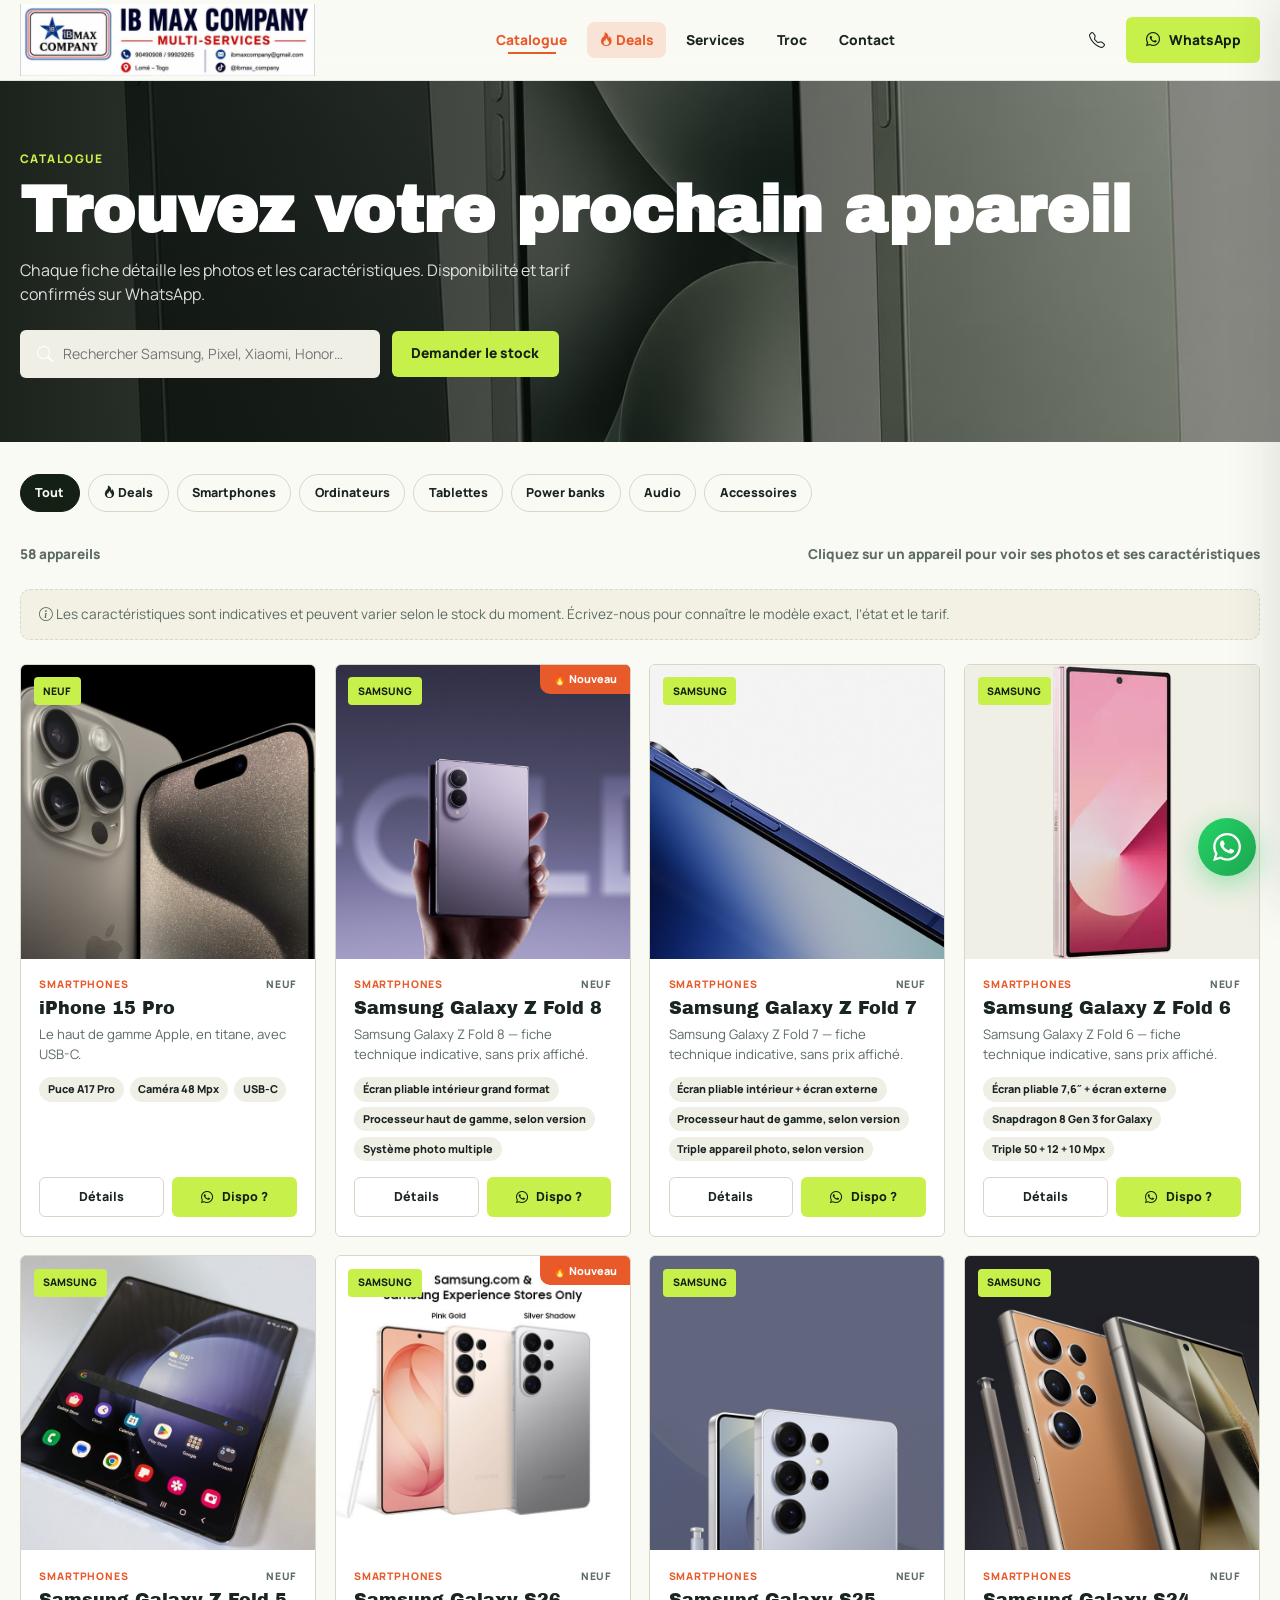
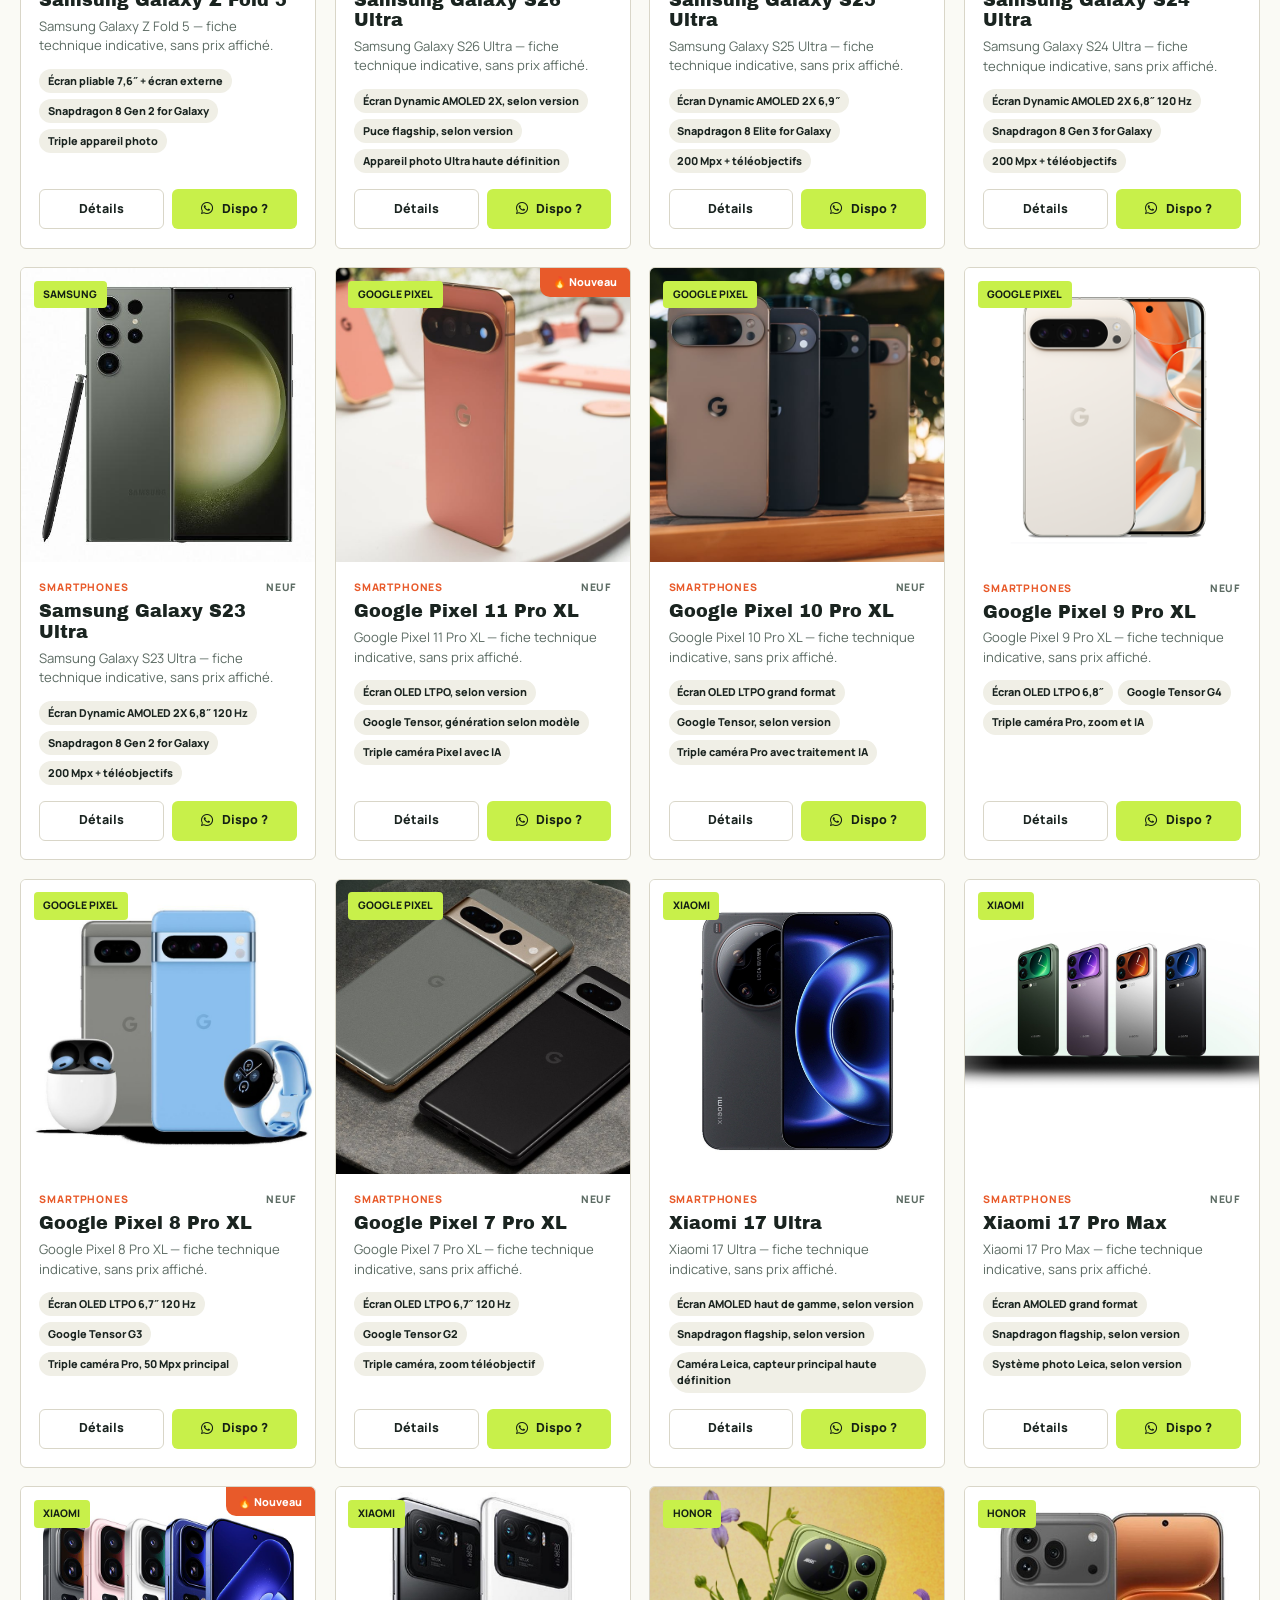
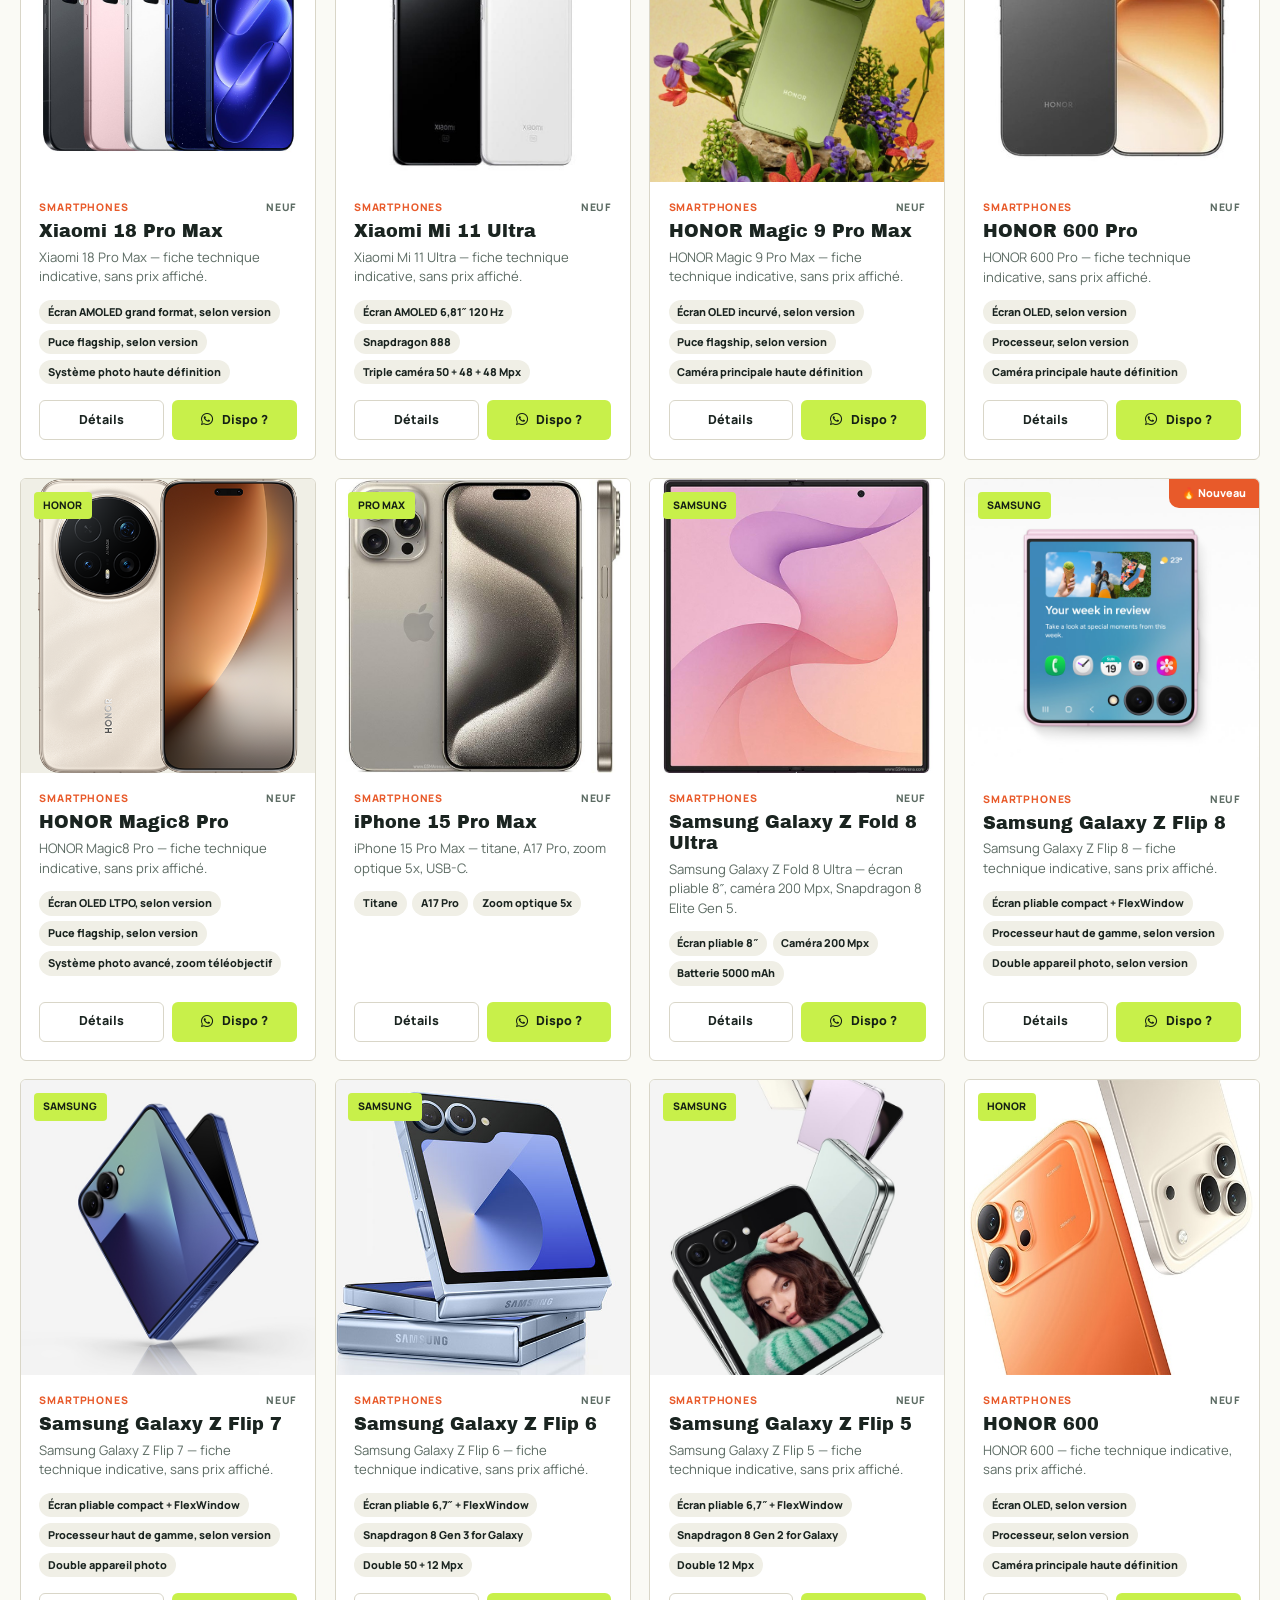
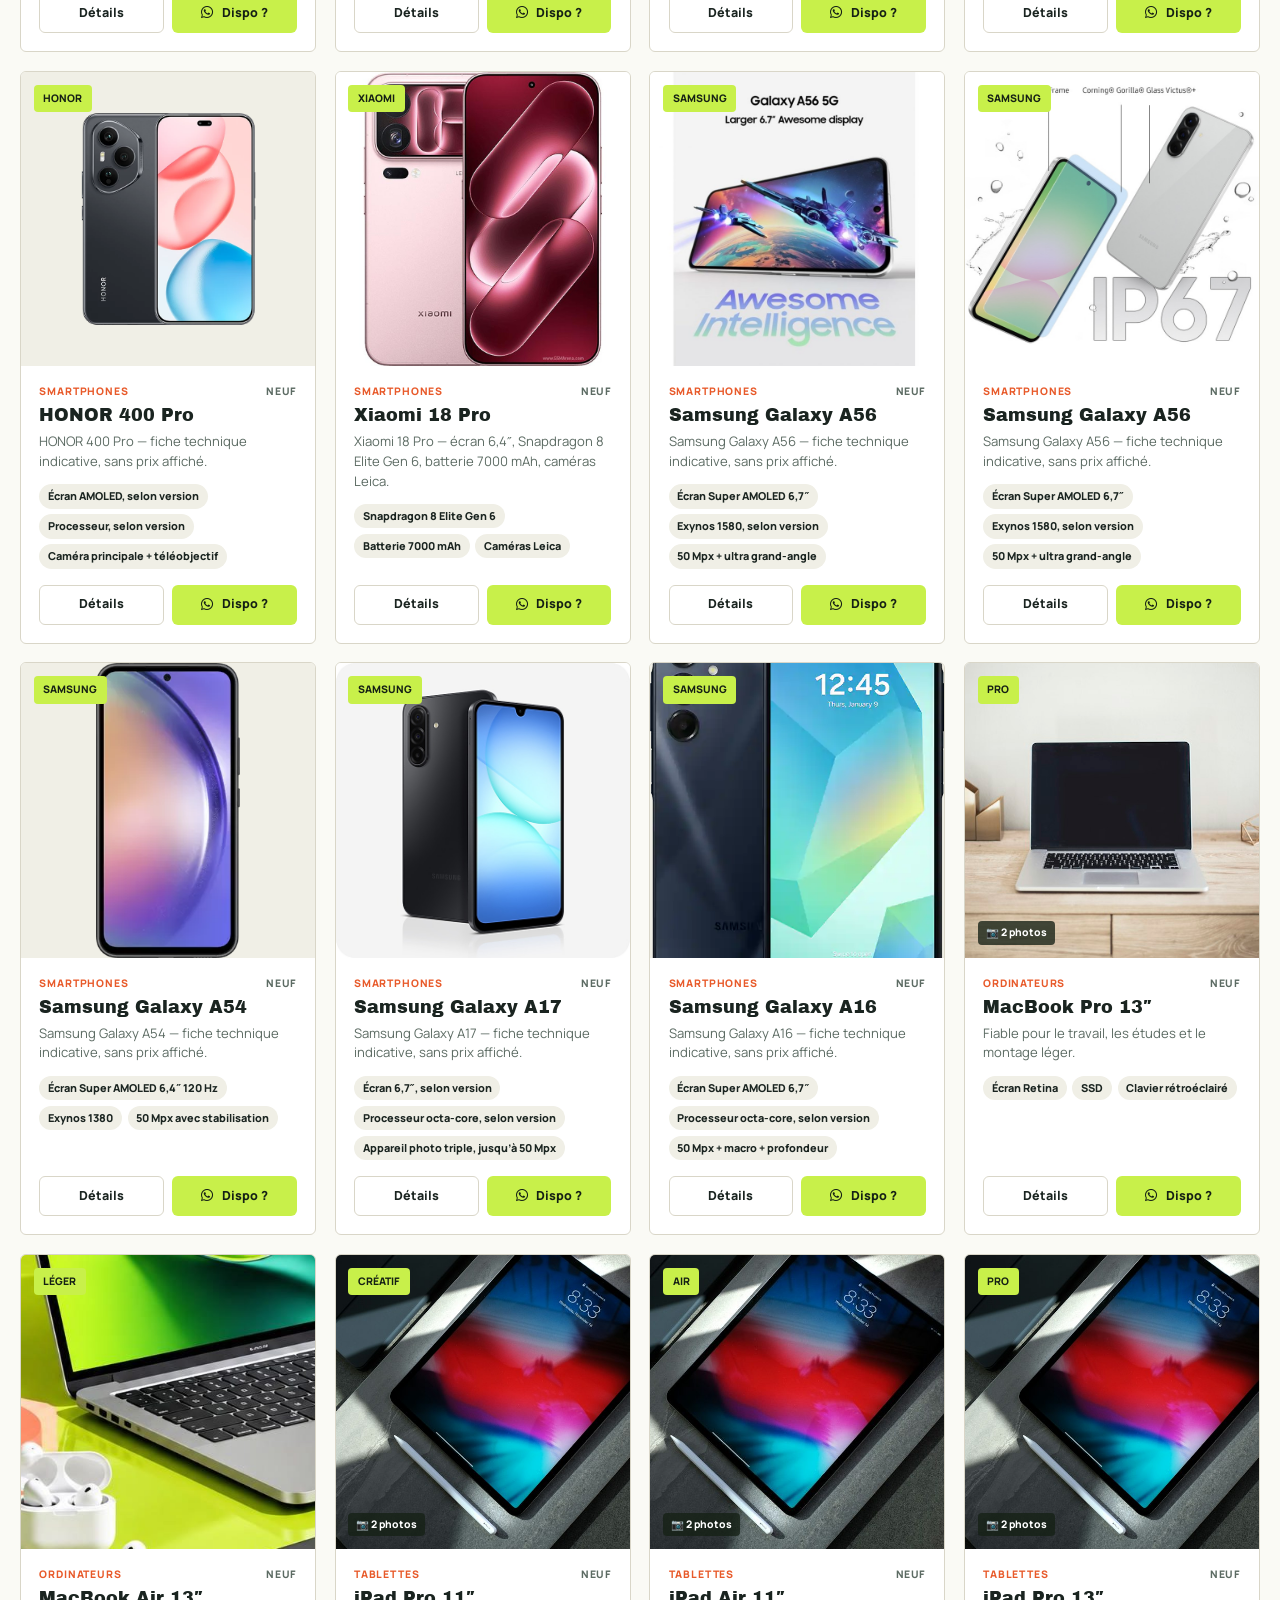
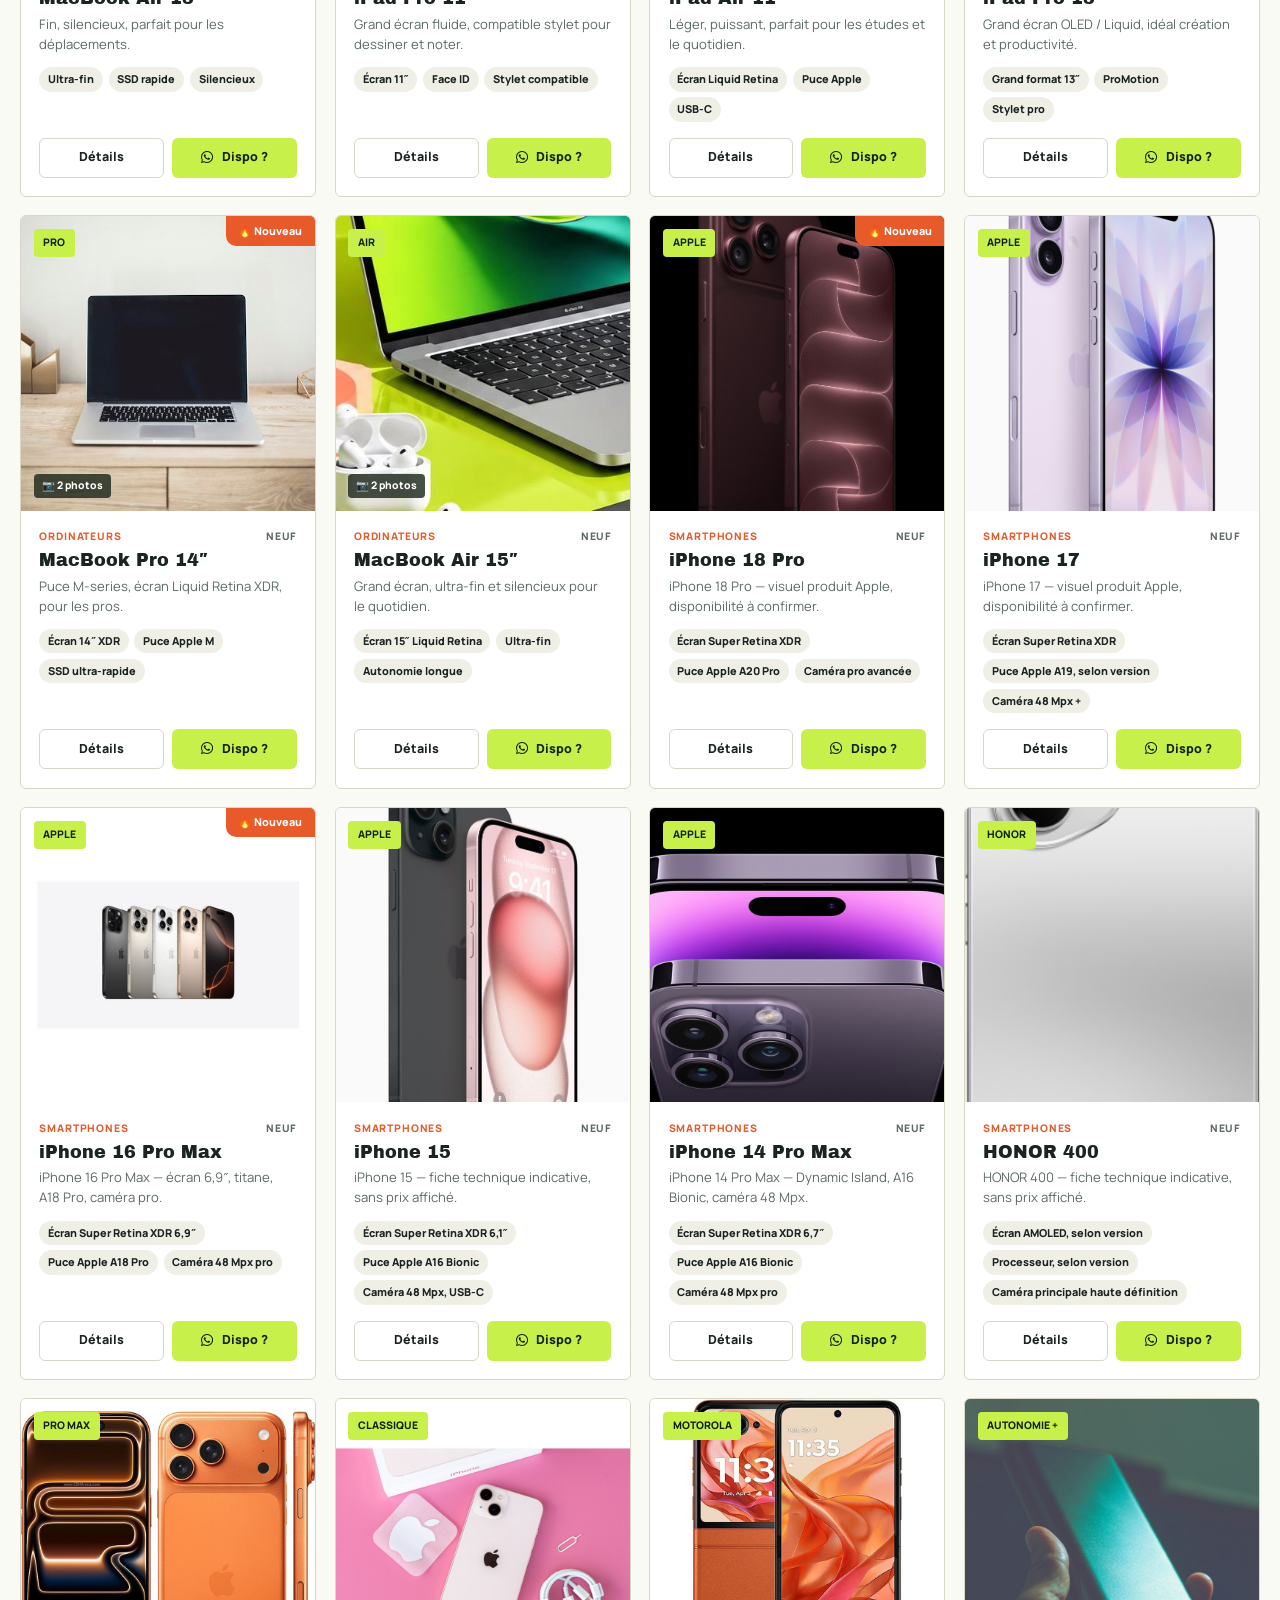
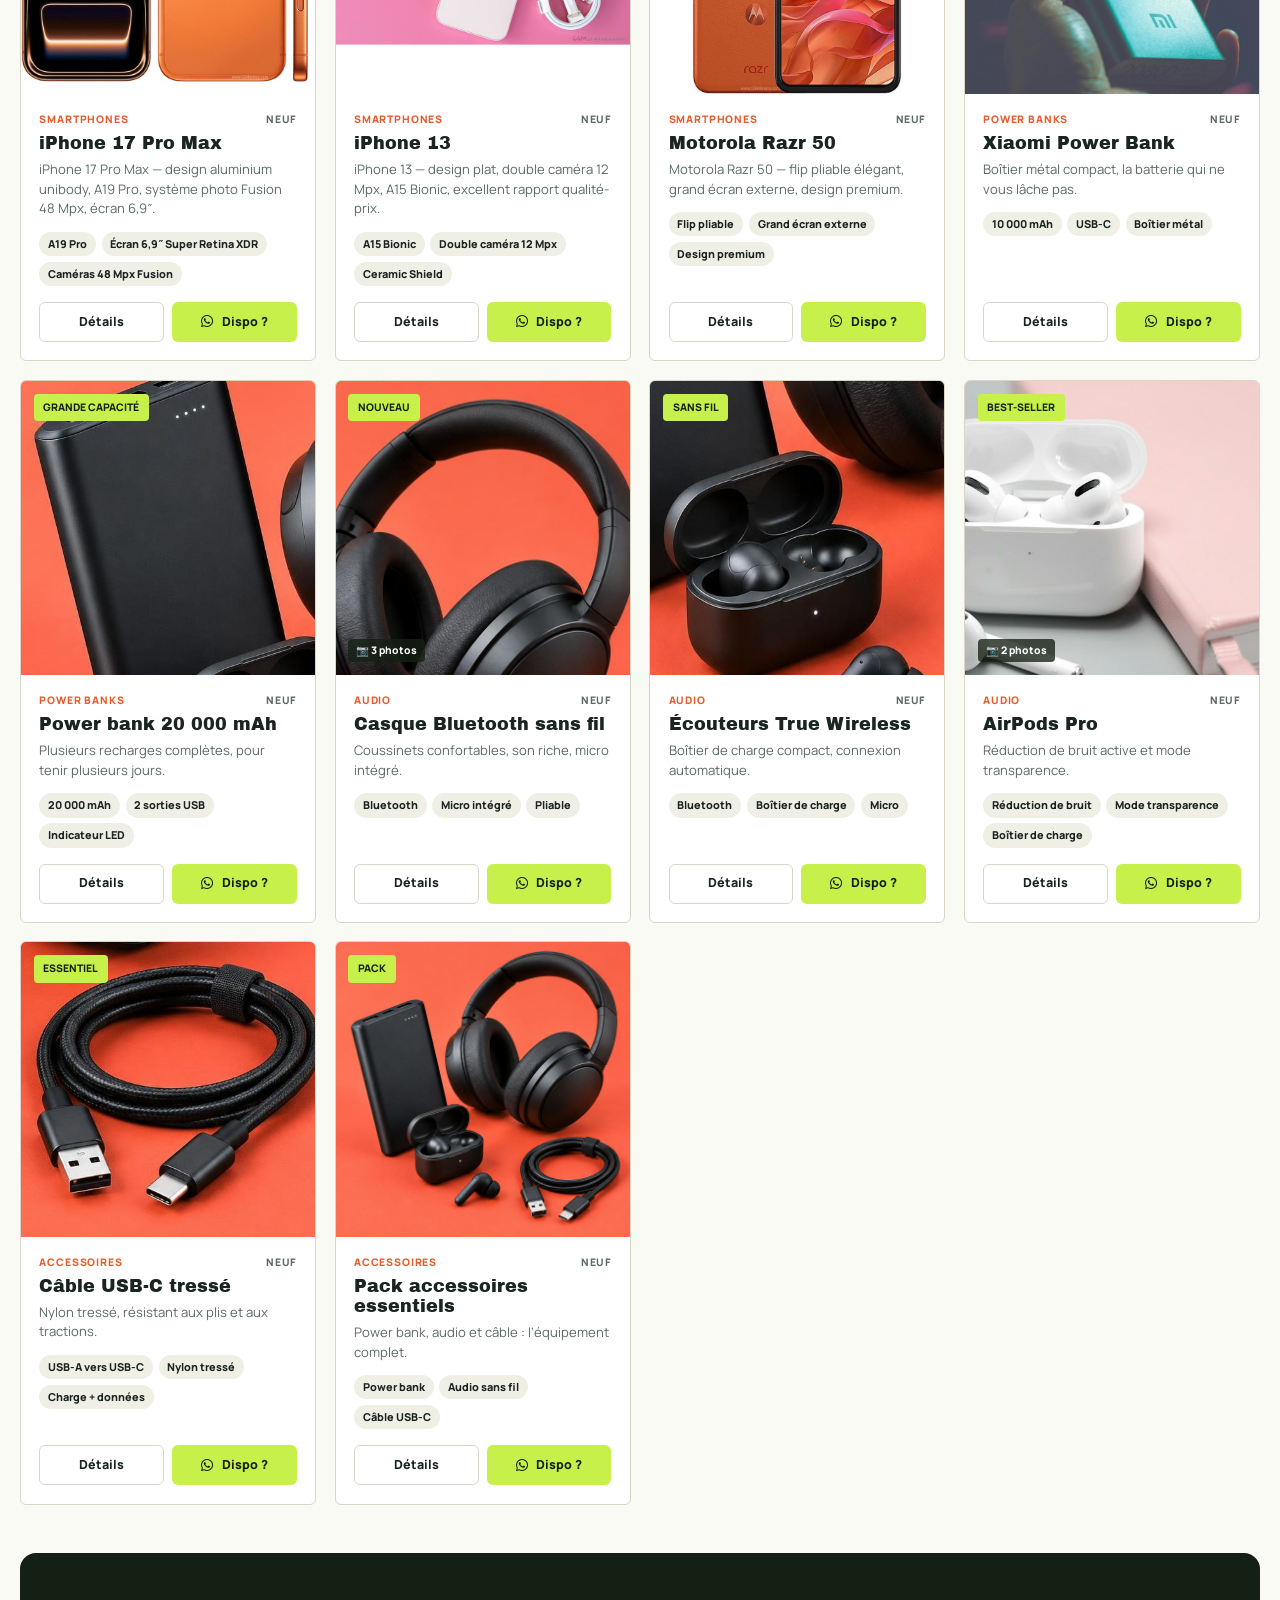
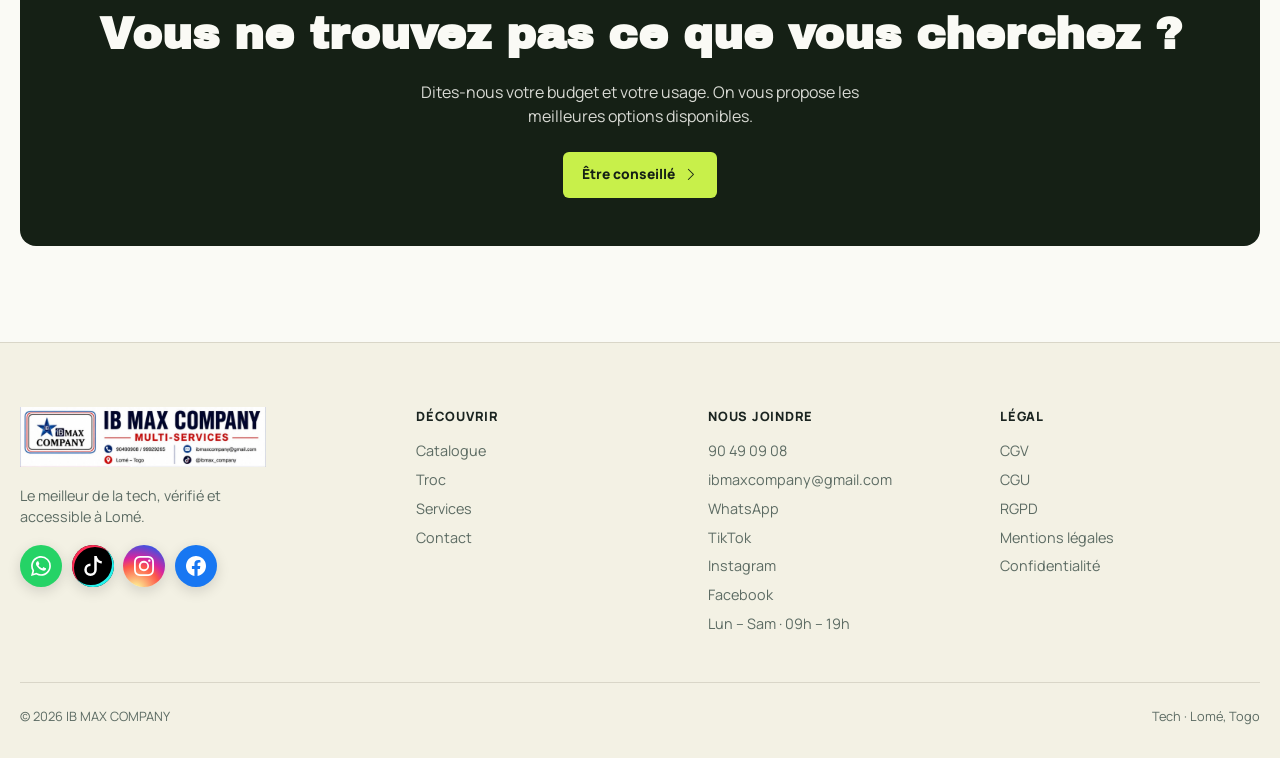
<file: catalogue.html>
<!DOCTYPE html>
<html lang="fr">
<head>
  <meta charset="UTF-8">
  <meta name="viewport" content="width=device-width, initial-scale=1.0">
  <title>Catalogue iPhone, Samsung, Xiaomi, MacBook, iPad &amp; accessoires à Lomé — IB MAX COMPANY</title>
  <meta name="description" content="Catalogue IB MAX COMPANY : iPhone, Samsung Galaxy, Xiaomi, Honor, Google Pixel, MacBook, iPad, AirPods, power banks et câbles à Lomé. Photos, caractéristiques et disponibilité sur WhatsApp.">
  <meta name="keywords" content="catalogue téléphones Togo, iPhone 15 Pro Lomé, iPhone 16 Togo, Samsung Galaxy S25 Ultra Lomé, Galaxy Z Fold Togo, Xiaomi 17 Ultra Togo, Honor Magic Togo, Google Pixel Lomé, MacBook Togo, iPad Lomé, AirPods Lomé, power bank Togo, câble USB-C Lomé, smartphones neufs Togo, smartphones Lomé, IB MAX COMPANY, IB MAX, Lomé, Togo">
  <meta name="author" content="IB MAX COMPANY">
  <meta name="robots" content="index, follow, max-image-preview:large, max-snippet:-1, max-video-preview:-1">
  <link rel="canonical" href="https://ibmaxcompany.com/catalogue.html">
  <link rel="alternate" hreflang="fr" href="https://ibmaxcompany.com/catalogue.html">
  <link rel="alternate" hreflang="x-default" href="https://ibmaxcompany.com/catalogue.html">
  <meta name="geo.region" content="TG-M">
  <meta name="geo.placename" content="Lomé">
  <meta name="geo.position" content="6.1319;1.2228">
  <meta name="ICBM" content="6.1319, 1.2228">
  <meta property="og:type" content="website">
  <meta property="og:site_name" content="IB MAX COMPANY">
  <meta property="og:locale" content="fr_FR">
  <meta property="og:url" content="https://ibmaxcompany.com/catalogue.html">
  <meta property="og:title" content="Catalogue iPhone, Samsung, Xiaomi, MacBook, iPad &amp; accessoires à Lomé — IB MAX COMPANY">
  <meta property="og:description" content="Catalogue IB MAX COMPANY : iPhone, Samsung Galaxy, Xiaomi, Honor, Google Pixel, MacBook, iPad, AirPods, power banks et câbles à Lomé. Photos, caractéristiques et disponibilité sur WhatsApp.">
  <meta property="og:image" content="https://ibmaxcompany.com/images/og-image.jpg">
  <meta property="og:image:width" content="1200">
  <meta property="og:image:height" content="630">
  <meta property="og:image:alt" content="IB MAX COMPANY — iPhone, MacBook, audio et accessoires à Lomé">
  <meta name="twitter:card" content="summary_large_image">
  <meta name="twitter:title" content="Catalogue iPhone, Samsung, Xiaomi, MacBook, iPad &amp; accessoires à Lomé — IB MAX COMPANY">
  <meta name="twitter:description" content="Catalogue IB MAX COMPANY : iPhone, Samsung Galaxy, Xiaomi, Honor, Google Pixel, MacBook, iPad, AirPods, power banks et câbles à Lomé. Photos, caractéristiques et disponibilité sur WhatsApp.">
  <meta name="twitter:image" content="https://ibmaxcompany.com/images/og-image.jpg">
  <link rel="icon" type="image/png" sizes="192x192" href="images/icon-192.png">
  <link rel="icon" type="image/png" sizes="512x512" href="images/icon-512.png">
  <link rel="apple-touch-icon" href="images/apple-touch-icon.png">
  <meta name="theme-color" content="#c8f04a">
  <link rel="manifest" href="manifest.webmanifest">
  <link rel="preconnect" href="https://fonts.googleapis.com">
  <link rel="preconnect" href="https://fonts.gstatic.com" crossorigin>
  <link rel="dns-prefetch" href="https://wa.me">
  <link rel="dns-prefetch" href="https://www.instagram.com">
  <link rel="dns-prefetch" href="https://www.facebook.com">
  <link rel="dns-prefetch" href="https://www.tiktok.com">
  <link rel="preload" as="style" href="css/style.css">
  <link rel="preload" as="script" href="js/products.js">
  <link rel="preload" as="script" href="js/script.js">
  <link href="https://fonts.googleapis.com/css2?family=Archivo+Black&family=Manrope:wght@400;500;600;700;800&display=swap" rel="stylesheet">
  <link href="https://cdn.jsdelivr.net/npm/bootstrap-icons@1.11.3/font/bootstrap-icons.min.css" rel="stylesheet">
  <link rel="stylesheet" href="css/style.css">
  <script type="application/ld+json">{"@context":"https://schema.org","@type":"BreadcrumbList","itemListElement":[{"@type":"ListItem","position":1,"name":"Accueil","item":"https://ibmaxcompany.com/"},{"@type":"ListItem","position":2,"name":"Catalogue","item":"https://ibmaxcompany.com/catalogue.html"}]}</script>
  <script type="application/ld+json">{"@context":"https://schema.org","@type":"CollectionPage","name":"Catalogue IB MAX COMPANY","url":"https://ibmaxcompany.com/catalogue.html","inLanguage":"fr","mainEntity":{"@type":"ItemList","numberOfItems":49,"itemListElement":[{"@type":"ListItem","position":1,"item":{"@type":"Product","name":"iPhone 15 Pro","category":"Smartphones","description":"Le haut de gamme Apple, en titane, avec USB-C.","image":"https://ibmaxcompany.com/images/catalogue-phones/apple/iphone-15-pro.jpg","itemCondition":"https://schema.org/NewCondition","brand":{"@type":"Brand","name":"iPhone"},"url":"https://ibmaxcompany.com/catalogue.html"}},{"@type":"ListItem","position":2,"item":{"@type":"Product","name":"iPhone 11 Pro","category":"Smartphones","description":"Triple caméra et écran OLED, testé point par point.","image":"https://ibmaxcompany.com/images/catalogue-phones/apple/iphone-11-pro.jpg","itemCondition":"https://schema.org/RefurbishedCondition","brand":{"@type":"Brand","name":"iPhone"},"url":"https://ibmaxcompany.com/catalogue.html"}},{"@type":"ListItem","position":3,"item":{"@type":"Product","name":"MacBook Pro 13″","category":"Ordinateurs","description":"Fiable pour le travail, les études et le montage léger.","image":"https://ibmaxcompany.com/images/laptop1.jpg","itemCondition":"https://schema.org/RefurbishedCondition","brand":{"@type":"Brand","name":"MacBook"},"url":"https://ibmaxcompany.com/catalogue.html"}},{"@type":"ListItem","position":4,"item":{"@type":"Product","name":"MacBook Air 13″","category":"Ordinateurs","description":"Fin, silencieux, parfait pour les déplacements.","image":"https://ibmaxcompany.com/images/crops/macbook-airpods.jpg","itemCondition":"https://schema.org/RefurbishedCondition","brand":{"@type":"Brand","name":"MacBook"},"url":"https://ibmaxcompany.com/catalogue.html"}},{"@type":"ListItem","position":5,"item":{"@type":"Product","name":"iPad Pro 11″","category":"Tablettes","description":"Grand écran fluide, compatible stylet pour dessiner et noter.","image":"https://ibmaxcompany.com/images/tablet1.jpg","itemCondition":"https://schema.org/RefurbishedCondition","brand":{"@type":"Brand","name":"iPad"},"url":"https://ibmaxcompany.com/catalogue.html"}},{"@type":"ListItem","position":6,"item":{"@type":"Product","name":"Xiaomi Power Bank","category":"Power banks","description":"Boîtier métal compact, la batterie qui ne vous lâche pas.","image":"https://ibmaxcompany.com/images/powerbank1.jpg","itemCondition":"https://schema.org/NewCondition","brand":{"@type":"Brand","name":"Xiaomi"},"url":"https://ibmaxcompany.com/catalogue.html"}},{"@type":"ListItem","position":7,"item":{"@type":"Product","name":"Power bank 20 000 mAh","category":"Power banks","description":"Plusieurs recharges complètes, pour tenir plusieurs jours.","image":"https://ibmaxcompany.com/images/crops/powerbank-noir.jpg","itemCondition":"https://schema.org/NewCondition","brand":{"@type":"Brand","name":"Power"},"url":"https://ibmaxcompany.com/catalogue.html"}},{"@type":"ListItem","position":8,"item":{"@type":"Product","name":"Casque Bluetooth sans fil","category":"Audio","description":"Coussinets confortables, son riche, micro intégré.","image":"https://ibmaxcompany.com/images/crops/casque-noir.jpg","itemCondition":"https://schema.org/NewCondition","brand":{"@type":"Brand","name":"Casque"},"url":"https://ibmaxcompany.com/catalogue.html"}},{"@type":"ListItem","position":9,"item":{"@type":"Product","name":"Écouteurs True Wireless","category":"Audio","description":"Boîtier de charge compact, connexion automatique.","image":"https://ibmaxcompany.com/images/crops/ecouteurs-boitier.jpg","itemCondition":"https://schema.org/NewCondition","brand":{"@type":"Brand","name":"Écouteurs"},"url":"https://ibmaxcompany.com/catalogue.html"}},{"@type":"ListItem","position":10,"item":{"@type":"Product","name":"AirPods Pro","category":"Audio","description":"Réduction de bruit active et mode transparence.","image":"https://ibmaxcompany.com/images/crops/airpods-pro.jpg","itemCondition":"https://schema.org/NewCondition","brand":{"@type":"Brand","name":"AirPods"},"url":"https://ibmaxcompany.com/catalogue.html"}},{"@type":"ListItem","position":11,"item":{"@type":"Product","name":"Câble USB-C tressé","category":"Accessoires","description":"Nylon tressé, résistant aux plis et aux tractions.","image":"https://ibmaxcompany.com/images/crops/cable-usbc.jpg","itemCondition":"https://schema.org/NewCondition","brand":{"@type":"Brand","name":"Câble"},"url":"https://ibmaxcompany.com/catalogue.html"}},{"@type":"ListItem","position":12,"item":{"@type":"Product","name":"Pack accessoires essentiels","category":"Accessoires","description":"Power bank, audio et câble : l’équipement complet.","image":"https://ibmaxcompany.com/images/ibmax-accessories.jpg","itemCondition":"https://schema.org/NewCondition","brand":{"@type":"Brand","name":"Pack"},"url":"https://ibmaxcompany.com/catalogue.html"}},{"@type":"ListItem","position":13,"item":{"@type":"Product","name":"iPhone 18 Pro","category":"Smartphones","description":"iPhone 18 Pro — visuel produit Apple, disponibilité à confirmer.","image":"https://ibmaxcompany.com/images/catalogue-phones/apple/iphone-18-pro.jpg","itemCondition":"https://schema.org/RefurbishedCondition","brand":{"@type":"Brand","name":"iPhone"},"url":"https://ibmaxcompany.com/catalogue.html"}},{"@type":"ListItem","position":14,"item":{"@type":"Product","name":"iPhone 17","category":"Smartphones","description":"iPhone 17 — visuel produit Apple, disponibilité à confirmer.","image":"https://ibmaxcompany.com/images/catalogue-phones/apple/iphone-17.jpg","itemCondition":"https://schema.org/RefurbishedCondition","brand":{"@type":"Brand","name":"iPhone"},"url":"https://ibmaxcompany.com/catalogue.html"}},{"@type":"ListItem","position":15,"item":{"@type":"Product","name":"iPhone 16","category":"Smartphones","description":"iPhone 16 — fiche technique indicative, sans prix affiché.","image":"https://ibmaxcompany.com/images/catalogue-phones/apple/iphone-16.jpg","itemCondition":"https://schema.org/RefurbishedCondition","brand":{"@type":"Brand","name":"iPhone"},"url":"https://ibmaxcompany.com/catalogue.html"}},{"@type":"ListItem","position":16,"item":{"@type":"Product","name":"iPhone 15","category":"Smartphones","description":"iPhone 15 — fiche technique indicative, sans prix affiché.","image":"https://ibmaxcompany.com/images/catalogue-phones/apple/iphone-15.jpg","itemCondition":"https://schema.org/RefurbishedCondition","brand":{"@type":"Brand","name":"iPhone"},"url":"https://ibmaxcompany.com/catalogue.html"}},{"@type":"ListItem","position":17,"item":{"@type":"Product","name":"iPhone 14","category":"Smartphones","description":"iPhone 14 — fiche technique indicative, sans prix affiché.","image":"https://ibmaxcompany.com/images/catalogue-phones/apple/iphone-14.jpg","itemCondition":"https://schema.org/RefurbishedCondition","brand":{"@type":"Brand","name":"iPhone"},"url":"https://ibmaxcompany.com/catalogue.html"}},{"@type":"ListItem","position":18,"item":{"@type":"Product","name":"Samsung Galaxy A56","category":"Smartphones","description":"Samsung Galaxy A56 — fiche technique indicative, sans prix affiché.","image":"https://ibmaxcompany.com/images/catalogue-phones/01-a56.jpg","itemCondition":"https://schema.org/RefurbishedCondition","brand":{"@type":"Brand","name":"Samsung"},"url":"https://ibmaxcompany.com/catalogue.html"}},{"@type":"ListItem","position":19,"item":{"@type":"Product","name":"Samsung Galaxy A56","category":"Smartphones","description":"Samsung Galaxy A56 — fiche technique indicative, sans prix affiché.","image":"https://ibmaxcompany.com/images/catalogue-phones/02-a56.jpg","itemCondition":"https://schema.org/RefurbishedCondition","brand":{"@type":"Brand","name":"Samsung"},"url":"https://ibmaxcompany.com/catalogue.html"}},{"@type":"ListItem","position":20,"item":{"@type":"Product","name":"Samsung Galaxy A54","category":"Smartphones","description":"Samsung Galaxy A54 — fiche technique indicative, sans prix affiché.","image":"https://ibmaxcompany.com/images/catalogue-phones/03-a54.jpg","itemCondition":"https://schema.org/RefurbishedCondition","brand":{"@type":"Brand","name":"Samsung"},"url":"https://ibmaxcompany.com/catalogue.html"}},{"@type":"ListItem","position":21,"item":{"@type":"Product","name":"Samsung Galaxy A17","category":"Smartphones","description":"Samsung Galaxy A17 — fiche technique indicative, sans prix affiché.","image":"https://ibmaxcompany.com/images/catalogue-phones/04-a17.jpg","itemCondition":"https://schema.org/RefurbishedCondition","brand":{"@type":"Brand","name":"Samsung"},"url":"https://ibmaxcompany.com/catalogue.html"}},{"@type":"ListItem","position":22,"item":{"@type":"Product","name":"Samsung Galaxy A16","category":"Smartphones","description":"Samsung Galaxy A16 — fiche technique indicative, sans prix affiché.","image":"https://ibmaxcompany.com/images/catalogue-phones/05-a16.png","itemCondition":"https://schema.org/RefurbishedCondition","brand":{"@type":"Brand","name":"Samsung"},"url":"https://ibmaxcompany.com/catalogue.html"}},{"@type":"ListItem","position":23,"item":{"@type":"Product","name":"Samsung Galaxy Z Fold 8","category":"Smartphones","description":"Samsung Galaxy Z Fold 8 — fiche technique indicative, sans prix affiché.","image":"https://ibmaxcompany.com/images/catalogue-phones/06-z%20fold%208.jpg","itemCondition":"https://schema.org/RefurbishedCondition","brand":{"@type":"Brand","name":"Samsung"},"url":"https://ibmaxcompany.com/catalogue.html"}},{"@type":"ListItem","position":24,"item":{"@type":"Product","name":"Samsung Galaxy Z Fold 7","category":"Smartphones","description":"Samsung Galaxy Z Fold 7 — fiche technique indicative, sans prix affiché.","image":"https://ibmaxcompany.com/images/catalogue-phones/07-z%20fold%207.jpg","itemCondition":"https://schema.org/RefurbishedCondition","brand":{"@type":"Brand","name":"Samsung"},"url":"https://ibmaxcompany.com/catalogue.html"}},{"@type":"ListItem","position":25,"item":{"@type":"Product","name":"Samsung Galaxy Z Fold 6","category":"Smartphones","description":"Samsung Galaxy Z Fold 6 — fiche technique indicative, sans prix affiché.","image":"https://ibmaxcompany.com/images/catalogue-phones/08-z%20fold%206.jpg","itemCondition":"https://schema.org/RefurbishedCondition","brand":{"@type":"Brand","name":"Samsung"},"url":"https://ibmaxcompany.com/catalogue.html"}},{"@type":"ListItem","position":26,"item":{"@type":"Product","name":"Samsung Galaxy Z Fold 5","category":"Smartphones","description":"Samsung Galaxy Z Fold 5 — fiche technique indicative, sans prix affiché.","image":"https://ibmaxcompany.com/images/catalogue-phones/09-z%20fold%205.jpg","itemCondition":"https://schema.org/RefurbishedCondition","brand":{"@type":"Brand","name":"Samsung"},"url":"https://ibmaxcompany.com/catalogue.html"}},{"@type":"ListItem","position":27,"item":{"@type":"Product","name":"Samsung Galaxy S26 Ultra","category":"Smartphones","description":"Samsung Galaxy S26 Ultra — fiche technique indicative, sans prix affiché.","image":"https://ibmaxcompany.com/images/catalogue-phones/10-s26-ultra.jpg","itemCondition":"https://schema.org/RefurbishedCondition","brand":{"@type":"Brand","name":"Samsung"},"url":"https://ibmaxcompany.com/catalogue.html"}},{"@type":"ListItem","position":28,"item":{"@type":"Product","name":"Samsung Galaxy S25 Ultra","category":"Smartphones","description":"Samsung Galaxy S25 Ultra — fiche technique indicative, sans prix affiché.","image":"https://ibmaxcompany.com/images/catalogue-phones/11-s25-ultra.jpg","itemCondition":"https://schema.org/RefurbishedCondition","brand":{"@type":"Brand","name":"Samsung"},"url":"https://ibmaxcompany.com/catalogue.html"}},{"@type":"ListItem","position":29,"item":{"@type":"Product","name":"Samsung Galaxy S24 Ultra","category":"Smartphones","description":"Samsung Galaxy S24 Ultra — fiche technique indicative, sans prix affiché.","image":"https://ibmaxcompany.com/images/catalogue-phones/12-s24-ultra.jpg","itemCondition":"https://schema.org/RefurbishedCondition","brand":{"@type":"Brand","name":"Samsung"},"url":"https://ibmaxcompany.com/catalogue.html"}},{"@type":"ListItem","position":30,"item":{"@type":"Product","name":"Samsung Galaxy S23 Ultra","category":"Smartphones","description":"Samsung Galaxy S23 Ultra — fiche technique indicative, sans prix affiché.","image":"https://ibmaxcompany.com/images/catalogue-phones/13-s23-ultra.jpg","itemCondition":"https://schema.org/RefurbishedCondition","brand":{"@type":"Brand","name":"Samsung"},"url":"https://ibmaxcompany.com/catalogue.html"}},{"@type":"ListItem","position":31,"item":{"@type":"Product","name":"Samsung Galaxy Z Flip 8","category":"Smartphones","description":"Samsung Galaxy Z Flip 8 — fiche technique indicative, sans prix affiché.","image":"https://ibmaxcompany.com/images/catalogue-phones/14-z-flip-8.jpg","itemCondition":"https://schema.org/RefurbishedCondition","brand":{"@type":"Brand","name":"Samsung"},"url":"https://ibmaxcompany.com/catalogue.html"}},{"@type":"ListItem","position":32,"item":{"@type":"Product","name":"Samsung Galaxy Z Flip 7","category":"Smartphones","description":"Samsung Galaxy Z Flip 7 — fiche technique indicative, sans prix affiché.","image":"https://ibmaxcompany.com/images/catalogue-phones/15-z-flip-7.jpg","itemCondition":"https://schema.org/RefurbishedCondition","brand":{"@type":"Brand","name":"Samsung"},"url":"https://ibmaxcompany.com/catalogue.html"}},{"@type":"ListItem","position":33,"item":{"@type":"Product","name":"Samsung Galaxy Z Flip 6","category":"Smartphones","description":"Samsung Galaxy Z Flip 6 — fiche technique indicative, sans prix affiché.","image":"https://ibmaxcompany.com/images/catalogue-phones/16-z-flip-6.jpg","itemCondition":"https://schema.org/RefurbishedCondition","brand":{"@type":"Brand","name":"Samsung"},"url":"https://ibmaxcompany.com/catalogue.html"}},{"@type":"ListItem","position":34,"item":{"@type":"Product","name":"Samsung Galaxy Z Flip 5","category":"Smartphones","description":"Samsung Galaxy Z Flip 5 — fiche technique indicative, sans prix affiché.","image":"https://ibmaxcompany.com/images/catalogue-phones/17-z-flip-5.jpg","itemCondition":"https://schema.org/RefurbishedCondition","brand":{"@type":"Brand","name":"Samsung"},"url":"https://ibmaxcompany.com/catalogue.html"}},{"@type":"ListItem","position":35,"item":{"@type":"Product","name":"Google Pixel 11 Pro XL","category":"Smartphones","description":"Google Pixel 11 Pro XL — fiche technique indicative, sans prix affiché.","image":"https://ibmaxcompany.com/images/catalogue-phones/20-pixel-11-pro-xl.jpg","itemCondition":"https://schema.org/RefurbishedCondition","brand":{"@type":"Brand","name":"Google"},"url":"https://ibmaxcompany.com/catalogue.html"}},{"@type":"ListItem","position":36,"item":{"@type":"Product","name":"Google Pixel 10 Pro XL","category":"Smartphones","description":"Google Pixel 10 Pro XL — fiche technique indicative, sans prix affiché.","image":"https://ibmaxcompany.com/images/catalogue-phones/21-pixel-10-pro-xl.jpg","itemCondition":"https://schema.org/RefurbishedCondition","brand":{"@type":"Brand","name":"Google"},"url":"https://ibmaxcompany.com/catalogue.html"}},{"@type":"ListItem","position":37,"item":{"@type":"Product","name":"Google Pixel 9 Pro XL","category":"Smartphones","description":"Google Pixel 9 Pro XL — fiche technique indicative, sans prix affiché.","image":"https://ibmaxcompany.com/images/catalogue-phones/22-pixel-9-pro-xl.png","itemCondition":"https://schema.org/RefurbishedCondition","brand":{"@type":"Brand","name":"Google"},"url":"https://ibmaxcompany.com/catalogue.html"}},{"@type":"ListItem","position":38,"item":{"@type":"Product","name":"Google Pixel 8 Pro XL","category":"Smartphones","description":"Google Pixel 8 Pro XL — fiche technique indicative, sans prix affiché.","image":"https://ibmaxcompany.com/images/catalogue-phones/23-pixel-8-pro-xl.jpg","itemCondition":"https://schema.org/RefurbishedCondition","brand":{"@type":"Brand","name":"Google"},"url":"https://ibmaxcompany.com/catalogue.html"}},{"@type":"ListItem","position":39,"item":{"@type":"Product","name":"Google Pixel 7 Pro XL","category":"Smartphones","description":"Google Pixel 7 Pro XL — fiche technique indicative, sans prix affiché.","image":"https://ibmaxcompany.com/images/catalogue-phones/24-pixel-7-pro-xl.jpg","itemCondition":"https://schema.org/RefurbishedCondition","brand":{"@type":"Brand","name":"Google"},"url":"https://ibmaxcompany.com/catalogue.html"}},{"@type":"ListItem","position":40,"item":{"@type":"Product","name":"Xiaomi 17 Ultra","category":"Smartphones","description":"Xiaomi 17 Ultra — fiche technique indicative, sans prix affiché.","image":"https://ibmaxcompany.com/images/catalogue-phones/25-xiaomi-17-ultra.jpg","itemCondition":"https://schema.org/RefurbishedCondition","brand":{"@type":"Brand","name":"Xiaomi"},"url":"https://ibmaxcompany.com/catalogue.html"}},{"@type":"ListItem","position":41,"item":{"@type":"Product","name":"Xiaomi 17 Pro Max","category":"Smartphones","description":"Xiaomi 17 Pro Max — fiche technique indicative, sans prix affiché.","image":"https://ibmaxcompany.com/images/catalogue-phones/26-xiaomi-17-pro-max.jpg","itemCondition":"https://schema.org/RefurbishedCondition","brand":{"@type":"Brand","name":"Xiaomi"},"url":"https://ibmaxcompany.com/catalogue.html"}},{"@type":"ListItem","position":42,"item":{"@type":"Product","name":"Xiaomi 18 Pro Max","category":"Smartphones","description":"Xiaomi 18 Pro Max — fiche technique indicative, sans prix affiché.","image":"https://ibmaxcompany.com/images/catalogue-phones/27-xiaomi-18-pro-max.jpg","itemCondition":"https://schema.org/RefurbishedCondition","brand":{"@type":"Brand","name":"Xiaomi"},"url":"https://ibmaxcompany.com/catalogue.html"}},{"@type":"ListItem","position":43,"item":{"@type":"Product","name":"Xiaomi Mi 11 Ultra","category":"Smartphones","description":"Xiaomi Mi 11 Ultra — fiche technique indicative, sans prix affiché.","image":"https://ibmaxcompany.com/images/catalogue-phones/28-xiaomi-11-ultra.jpg","itemCondition":"https://schema.org/RefurbishedCondition","brand":{"@type":"Brand","name":"Xiaomi"},"url":"https://ibmaxcompany.com/catalogue.html"}},{"@type":"ListItem","position":44,"item":{"@type":"Product","name":"HONOR Magic 9 Pro Max","category":"Smartphones","description":"HONOR Magic 9 Pro Max — fiche technique indicative, sans prix affiché.","image":"https://ibmaxcompany.com/images/catalogue-phones/29-honor-magic-9-pro-max.jpg","itemCondition":"https://schema.org/RefurbishedCondition","brand":{"@type":"Brand","name":"HONOR"},"url":"https://ibmaxcompany.com/catalogue.html"}},{"@type":"ListItem","position":45,"item":{"@type":"Product","name":"HONOR 600 Pro","category":"Smartphones","description":"HONOR 600 Pro — fiche technique indicative, sans prix affiché.","image":"https://ibmaxcompany.com/images/catalogue-phones/30-honor-600-pro.jpg","itemCondition":"https://schema.org/RefurbishedCondition","brand":{"@type":"Brand","name":"HONOR"},"url":"https://ibmaxcompany.com/catalogue.html"}},{"@type":"ListItem","position":46,"item":{"@type":"Product","name":"HONOR Magic8 Pro","category":"Smartphones","description":"HONOR Magic8 Pro — fiche technique indicative, sans prix affiché.","image":"https://ibmaxcompany.com/images/catalogue-phones/31-honor-magic-8-pro.png","itemCondition":"https://schema.org/RefurbishedCondition","brand":{"@type":"Brand","name":"HONOR"},"url":"https://ibmaxcompany.com/catalogue.html"}},{"@type":"ListItem","position":47,"item":{"@type":"Product","name":"HONOR 600","category":"Smartphones","description":"HONOR 600 — fiche technique indicative, sans prix affiché.","image":"https://ibmaxcompany.com/images/catalogue-phones/32-honor-600.jpg","itemCondition":"https://schema.org/RefurbishedCondition","brand":{"@type":"Brand","name":"HONOR"},"url":"https://ibmaxcompany.com/catalogue.html"}},{"@type":"ListItem","position":48,"item":{"@type":"Product","name":"HONOR 400","category":"Smartphones","description":"HONOR 400 — fiche technique indicative, sans prix affiché.","image":"https://ibmaxcompany.com/images/catalogue-phones/33-honor-400.png","itemCondition":"https://schema.org/RefurbishedCondition","brand":{"@type":"Brand","name":"HONOR"},"url":"https://ibmaxcompany.com/catalogue.html"}},{"@type":"ListItem","position":49,"item":{"@type":"Product","name":"HONOR 400 Pro","category":"Smartphones","description":"HONOR 400 Pro — fiche technique indicative, sans prix affiché.","image":"https://ibmaxcompany.com/images/catalogue-phones/34-honor-400-pro.webp","itemCondition":"https://schema.org/RefurbishedCondition","brand":{"@type":"Brand","name":"HONOR"},"url":"https://ibmaxcompany.com/catalogue.html"}}]}}</script>
</head>
<body>

  <header class="site-header">
    <div class="site-container">
      <a href="index.html" class="brand-mark" aria-label="IB MAX COMPANY"><img src="images/logo.jpeg" alt="IB MAX COMPANY" width="295" height="72"></a>
      <nav class="nav-desktop" aria-label="Navigation">
        <a class="nav-link active" href="catalogue.html">Catalogue</a>
        <a class="nav-link nav-deals" href="catalogue.html?cat=Deals"><i class="bi bi-fire"></i> Deals</a>
        <a class="nav-link" href="services.html">Services</a>
        <a class="nav-link" href="troc.html">Troc</a>
        <a class="nav-link" href="contact.html">Contact</a>
      </nav>
      <div class="header-actions">
        <a class="icon-button" href="tel:+22890490908" aria-label="Appeler"><i class="bi bi-telephone"></i></a>
        <a class="button button-primary" href="https://wa.me/22890490908?text=Bonjour%20IB%20MAX%2C%20je%20souhaite%20avoir%20des%20informations." target="_blank" rel="noopener"><i class="bi bi-whatsapp" aria-hidden="true"></i> WhatsApp</a>
      </div>
      <button class="menu-toggle" id="menuToggle" aria-label="Menu"><span></span><span></span><span></span></button>
    </div>
  </header>

  <div class="mobile-menu" id="mobileMenu">
    <div style="display:flex;align-items:center;justify-content:space-between">
      <span class="brand-mark"><img src="images/logo.jpeg" alt="IB MAX COMPANY" width="295" height="72"></span>
      <button class="icon-button" id="menuClose" aria-label="Fermer"><i class="bi bi-x"></i></button>
    </div>
    <nav style="margin-top:2.5rem;margin-bottom:auto;display:flex;flex-direction:column">
      <a class="mobile-link" href="index.html">Accueil</a>
      <a class="mobile-link" href="catalogue.html">Catalogue</a>
      <a class="mobile-link" href="catalogue.html?cat=Deals"><i class="bi bi-fire"></i> Deals</a>
      <a class="mobile-link" href="services.html">Services</a>
      <a class="mobile-link" href="troc.html">Troc</a>
      <a class="mobile-link" href="contact.html">Contact</a>
    </nav>

      <div class="social-links social-links--mobile" aria-label="Réseaux sociaux IB MAX COMPANY">
        <a class="social-btn sb-whatsapp" href="https://wa.me/22890490908" target="_blank" rel="noopener me" aria-label="WhatsApp +228 90 49 09 08" title="WhatsApp"><svg class="social-svg" viewBox="0 0 16 16" fill="currentColor" aria-hidden="true" focusable="false"><path d="M13.601 2.326A7.85 7.85 0 0 0 7.994 0C3.627 0 .068 3.558.064 7.926c0 1.399.366 2.76 1.057 3.965L0 16l4.204-1.102a7.9 7.9 0 0 0 3.79.965h.004c4.368 0 7.926-3.558 7.93-7.93A7.9 7.9 0 0 0 13.6 2.326zM7.994 14.521a6.6 6.6 0 0 1-3.356-.92l-.24-.144-2.494.654.666-2.433-.156-.251a6.56 6.56 0 0 1-1.007-3.505c0-3.626 2.957-6.584 6.591-6.584a6.56 6.56 0 0 1 4.66 1.931 6.56 6.56 0 0 1 1.928 4.66c-.004 3.639-2.961 6.592-6.592 6.592m3.615-4.934c-.197-.099-1.17-.578-1.353-.646-.182-.065-.315-.099-.445.099-.133.197-.513.646-.627.775-.114.133-.232.148-.43.05-.197-.1-.836-.308-1.592-.985-.59-.525-.985-1.175-1.103-1.372-.114-.198-.011-.304.088-.403.087-.088.197-.232.296-.346.1-.114.133-.198.198-.33.065-.134.034-.248-.015-.347-.05-.099-.445-1.076-.612-1.47-.16-.389-.323-.335-.445-.34-.114-.007-.247-.007-.38-.007a.73.73 0 0 0-.529.247c-.182.198-.691.677-.691 1.654s.71 1.916.81 2.049c.098.133 1.394 2.132 3.383 2.992.47.205.84.326 1.129.418.475.152.904.129 1.246.08.38-.058 1.171-.48 1.338-.943.164-.464.164-.86.114-.943-.049-.084-.182-.133-.38-.232"/></svg></a>
        <a class="social-btn sb-tiktok" href="https://www.tiktok.com/@ibmax_company" target="_blank" rel="noopener me" aria-label="TikTok @ibmax_company" title="TikTok"><svg class="social-svg" viewBox="0 0 16 16" fill="currentColor" aria-hidden="true" focusable="false"><path d="M9 0h1.98c.144.715.54 1.617 1.235 2.512C12.895 3.389 13.797 4 15 4v2c-1.753 0-3.07-.814-4-1.829V11a5 5 0 1 1-5-5v2a3 3 0 1 0 3 3z"/></svg></a>
        <a class="social-btn sb-instagram" href="https://www.instagram.com/ibmax_company" target="_blank" rel="noopener me" aria-label="Instagram @ibmax_company" title="Instagram"><svg class="social-svg" viewBox="0 0 16 16" fill="currentColor" aria-hidden="true" focusable="false"><path d="M8 0C5.829 0 5.556.01 4.703.048 3.85.088 3.269.222 2.76.42a3.9 3.9 0 0 0-1.417.923A3.9 3.9 0 0 0 .42 2.76C.222 3.268.087 3.85.048 4.7.01 5.555 0 5.827 0 8.001c0 2.172.01 2.444.048 3.297.04.852.174 1.433.372 1.942.205.526.478.972.923 1.417.444.445.89.719 1.416.923.51.198 1.09.333 1.942.372C5.555 15.99 5.827 16 8 16s2.444-.01 3.298-.048c.851-.04 1.434-.174 1.943-.372a3.9 3.9 0 0 0 1.416-.923c.445-.445.718-.891.923-1.417.197-.509.332-1.09.372-1.942C15.99 10.445 16 10.173 16 8s-.01-2.445-.048-3.299c-.04-.851-.175-1.433-.372-1.941a3.9 3.9 0 0 0-.923-1.417A3.9 3.9 0 0 0 13.24.42c-.51-.198-1.092-.333-1.943-.372C10.443.01 10.172 0 7.998 0zm-.717 1.442h.718c2.136 0 2.389.007 3.232.046.78.035 1.204.166 1.486.275.373.145.64.319.92.599s.453.546.598.92c.11.281.24.705.275 1.485.039.843.047 1.096.047 3.231s-.008 2.389-.047 3.232c-.035.78-.166 1.203-.275 1.485a2.5 2.5 0 0 1-.599.919c-.28.28-.546.453-.92.598-.28.11-.704.24-1.485.276-.843.038-1.096.047-3.232.047s-2.39-.009-3.233-.047c-.78-.036-1.203-.166-1.485-.276a2.5 2.5 0 0 1-.92-.598 2.5 2.5 0 0 1-.6-.92c-.109-.281-.24-.705-.275-1.485-.038-.843-.046-1.096-.046-3.233s.008-2.388.046-3.231c.036-.78.166-1.204.276-1.486.145-.373.319-.64.599-.92s.546-.453.92-.598c.282-.11.705-.24 1.485-.276.738-.034 1.024-.044 2.515-.045zm4.988 1.328a.96.96 0 1 0 0 1.92.96.96 0 0 0 0-1.92m-4.27 1.122a4.109 4.109 0 1 0 0 8.217 4.109 4.109 0 0 0 0-8.217m0 1.441a2.667 2.667 0 1 1 0 5.334 2.667 2.667 0 0 1 0-5.334"/></svg></a>
        <a class="social-btn sb-facebook" href="https://www.facebook.com/share/1EzmM8azvQ/?mibextid=wwXIfr" target="_blank" rel="noopener me" aria-label="Facebook IB MAX COMPANY" title="Facebook"><svg class="social-svg" viewBox="0 0 16 16" fill="currentColor" aria-hidden="true" focusable="false"><path d="M16 8.049c0-4.446-3.582-8.05-8-8.05C3.58 0-.002 3.603-.002 8.05c0 4.017 2.926 7.347 6.75 7.951v-5.625h-2.03V8.05H6.75V6.275c0-2.017 1.195-3.131 3.022-3.131.876 0 1.791.157 1.791.157v1.98h-1.009c-.993 0-1.303.621-1.303 1.258v1.51h2.218l-.354 2.326H9.25V16c3.824-.604 6.75-3.934 6.75-7.951"/></svg></a>
      </div>
    <a class="button button-primary" style="margin-top:1rem" href="https://wa.me/22890490908" target="_blank" rel="noopener"><i class="bi bi-whatsapp" aria-hidden="true"></i> Écrire sur WhatsApp</a>
  </div>
  <button class="menu-backdrop hidden" id="menuBackdrop" aria-label="Fermer"></button>

  <main>
    <section class="page-hero has-photo" style="--hero-img:url('../images/ibmax-phones.jpg')">
      <div class="site-container">
        <span class="section-kicker">Catalogue</span>
        <h1>Trouvez votre prochain appareil</h1>
        <p>Chaque fiche détaille les photos et les caractéristiques. Disponibilité et tarif confirmés sur WhatsApp.</p>
        <div class="flex flex-wrap gap-3 mt-6" style="align-items:center">
          <div class="search-bar">
            <span><i class="bi bi-search"></i></span>
            <input type="search" id="catSearch" placeholder="Rechercher Samsung, Pixel, Xiaomi, Honor…" aria-label="Rechercher un appareil">
          </div>
          <button class="button button-primary" id="catSearchBtn">Demander le stock</button>
        </div>
      </div>
    </section>

    <section class="site-container" style="padding: 2rem 0 4rem">
      <div class="filter-row" aria-label="Filtres">
        <button class="filter-button active" data-filter="Tout">Tout</button>
        <button class="filter-button" data-filter="Deals"><i class="bi bi-fire"></i> Deals</button>
        <button class="filter-button" data-filter="Smartphones">Smartphones</button>
        <button class="filter-button" data-filter="Ordinateurs">Ordinateurs</button>
        <button class="filter-button" data-filter="Tablettes">Tablettes</button>
        <button class="filter-button" data-filter="Power banks">Power banks</button>
        <button class="filter-button" data-filter="Audio">Audio</button>
        <button class="filter-button" data-filter="Accessoires">Accessoires</button>
      </div>
      <div class="catalog-meta">
        <span class="catalog-count" id="catalogCount"></span>
        <span class="catalog-count">Cliquez sur un appareil pour voir ses photos et ses caractéristiques</span>
      </div>
      <div class="catalog-note"><i class="bi bi-info-circle"></i> Les caractéristiques sont indicatives et peuvent varier selon le stock du moment. Écrivez-nous pour connaître le modèle exact, l’état et le tarif.</div>
      <div class="product-grid" id="catalogGrid"></div>

      <div class="cta-block">
        <h2>Vous ne trouvez pas ce que vous cherchez ?</h2>
        <p>Dites-nous votre budget et votre usage. On vous propose les meilleures options disponibles.</p>
        <a class="button button-primary" href="https://wa.me/22890490908?text=Bonjour%20IB%20MAX%2C%20j%E2%80%99ai%20besoin%20d%E2%80%99aide%20pour%20choisir." target="_blank" rel="noopener">Être conseillé <i class="bi bi-chevron-right"></i></a>
      </div>
    </section>
  </main>

  <footer class="site-footer">
    <div class="site-container footer-top">
      <div class="footer-brand">
        <span class="brand-mark"><img src="images/logo.jpeg" alt="IB MAX COMPANY" width="295" height="72"></span>
        <p>Le meilleur de la tech, vérifié et accessible à Lomé.</p>
        <div class="social-links" aria-label="Réseaux sociaux IB MAX COMPANY">
          <a class="social-btn sb-whatsapp" href="https://wa.me/22890490908" target="_blank" rel="noopener me" aria-label="WhatsApp +228 90 49 09 08" title="WhatsApp"><svg class="social-svg" viewBox="0 0 16 16" fill="currentColor" aria-hidden="true" focusable="false"><path d="M13.601 2.326A7.85 7.85 0 0 0 7.994 0C3.627 0 .068 3.558.064 7.926c0 1.399.366 2.76 1.057 3.965L0 16l4.204-1.102a7.9 7.9 0 0 0 3.79.965h.004c4.368 0 7.926-3.558 7.93-7.93A7.9 7.9 0 0 0 13.6 2.326zM7.994 14.521a6.6 6.6 0 0 1-3.356-.92l-.24-.144-2.494.654.666-2.433-.156-.251a6.56 6.56 0 0 1-1.007-3.505c0-3.626 2.957-6.584 6.591-6.584a6.56 6.56 0 0 1 4.66 1.931 6.56 6.56 0 0 1 1.928 4.66c-.004 3.639-2.961 6.592-6.592 6.592m3.615-4.934c-.197-.099-1.17-.578-1.353-.646-.182-.065-.315-.099-.445.099-.133.197-.513.646-.627.775-.114.133-.232.148-.43.05-.197-.1-.836-.308-1.592-.985-.59-.525-.985-1.175-1.103-1.372-.114-.198-.011-.304.088-.403.087-.088.197-.232.296-.346.1-.114.133-.198.198-.33.065-.134.034-.248-.015-.347-.05-.099-.445-1.076-.612-1.47-.16-.389-.323-.335-.445-.34-.114-.007-.247-.007-.38-.007a.73.73 0 0 0-.529.247c-.182.198-.691.677-.691 1.654s.71 1.916.81 2.049c.098.133 1.394 2.132 3.383 2.992.47.205.84.326 1.129.418.475.152.904.129 1.246.08.38-.058 1.171-.48 1.338-.943.164-.464.164-.86.114-.943-.049-.084-.182-.133-.38-.232"/></svg></a>
          <a class="social-btn sb-tiktok" href="https://www.tiktok.com/@ibmax_company" target="_blank" rel="noopener me" aria-label="TikTok @ibmax_company" title="TikTok"><svg class="social-svg" viewBox="0 0 16 16" fill="currentColor" aria-hidden="true" focusable="false"><path d="M9 0h1.98c.144.715.54 1.617 1.235 2.512C12.895 3.389 13.797 4 15 4v2c-1.753 0-3.07-.814-4-1.829V11a5 5 0 1 1-5-5v2a3 3 0 1 0 3 3z"/></svg></a>
          <a class="social-btn sb-instagram" href="https://www.instagram.com/ibmax_company" target="_blank" rel="noopener me" aria-label="Instagram @ibmax_company" title="Instagram"><svg class="social-svg" viewBox="0 0 16 16" fill="currentColor" aria-hidden="true" focusable="false"><path d="M8 0C5.829 0 5.556.01 4.703.048 3.85.088 3.269.222 2.76.42a3.9 3.9 0 0 0-1.417.923A3.9 3.9 0 0 0 .42 2.76C.222 3.268.087 3.85.048 4.7.01 5.555 0 5.827 0 8.001c0 2.172.01 2.444.048 3.297.04.852.174 1.433.372 1.942.205.526.478.972.923 1.417.444.445.89.719 1.416.923.51.198 1.09.333 1.942.372C5.555 15.99 5.827 16 8 16s2.444-.01 3.298-.048c.851-.04 1.434-.174 1.943-.372a3.9 3.9 0 0 0 1.416-.923c.445-.445.718-.891.923-1.417.197-.509.332-1.09.372-1.942C15.99 10.445 16 10.173 16 8s-.01-2.445-.048-3.299c-.04-.851-.175-1.433-.372-1.941a3.9 3.9 0 0 0-.923-1.417A3.9 3.9 0 0 0 13.24.42c-.51-.198-1.092-.333-1.943-.372C10.443.01 10.172 0 7.998 0zm-.717 1.442h.718c2.136 0 2.389.007 3.232.046.78.035 1.204.166 1.486.275.373.145.64.319.92.599s.453.546.598.92c.11.281.24.705.275 1.485.039.843.047 1.096.047 3.231s-.008 2.389-.047 3.232c-.035.78-.166 1.203-.275 1.485a2.5 2.5 0 0 1-.599.919c-.28.28-.546.453-.92.598-.28.11-.704.24-1.485.276-.843.038-1.096.047-3.232.047s-2.39-.009-3.233-.047c-.78-.036-1.203-.166-1.485-.276a2.5 2.5 0 0 1-.92-.598 2.5 2.5 0 0 1-.6-.92c-.109-.281-.24-.705-.275-1.485-.038-.843-.046-1.096-.046-3.233s.008-2.388.046-3.231c.036-.78.166-1.204.276-1.486.145-.373.319-.64.599-.92s.546-.453.92-.598c.282-.11.705-.24 1.485-.276.738-.034 1.024-.044 2.515-.045zm4.988 1.328a.96.96 0 1 0 0 1.92.96.96 0 0 0 0-1.92m-4.27 1.122a4.109 4.109 0 1 0 0 8.217 4.109 4.109 0 0 0 0-8.217m0 1.441a2.667 2.667 0 1 1 0 5.334 2.667 2.667 0 0 1 0-5.334"/></svg></a>
          <a class="social-btn sb-facebook" href="https://www.facebook.com/share/1EzmM8azvQ/?mibextid=wwXIfr" target="_blank" rel="noopener me" aria-label="Facebook IB MAX COMPANY" title="Facebook"><svg class="social-svg" viewBox="0 0 16 16" fill="currentColor" aria-hidden="true" focusable="false"><path d="M16 8.049c0-4.446-3.582-8.05-8-8.05C3.58 0-.002 3.603-.002 8.05c0 4.017 2.926 7.347 6.75 7.951v-5.625h-2.03V8.05H6.75V6.275c0-2.017 1.195-3.131 3.022-3.131.876 0 1.791.157 1.791.157v1.98h-1.009c-.993 0-1.303.621-1.303 1.258v1.51h2.218l-.354 2.326H9.25V16c3.824-.604 6.75-3.934 6.75-7.951"/></svg></a>
        </div>
      </div>
      <div><h3>Découvrir</h3><a href="catalogue.html">Catalogue</a><a href="troc.html">Troc</a><a href="services.html">Services</a><a href="contact.html">Contact</a></div>
      <div><h3>Nous joindre</h3><a href="tel:+22890490908">90 49 09 08</a><a href="mailto:ibmaxcompany@gmail.com">ibmaxcompany@gmail.com</a><a href="https://wa.me/22890490908" target="_blank" rel="noopener">WhatsApp</a><a href="https://www.tiktok.com/@ibmax_company" target="_blank" rel="noopener me">TikTok</a><a href="https://www.instagram.com/ibmax_company" target="_blank" rel="noopener me">Instagram</a><a href="https://www.facebook.com/share/1EzmM8azvQ/?mibextid=wwXIfr" target="_blank" rel="noopener me">Facebook</a><span>Lun – Sam · 09h – 19h</span></div>
      <div><h3>Légal</h3><a href="cgv.html">CGV</a><a href="cgu.html">CGU</a><a href="rgpd.html">RGPD</a><a href="mentions-legales.html">Mentions légales</a><a href="politique-confidentialite.html">Confidentialité</a></div>
    </div>
    <div class="site-container footer-bottom"><span>© 2026 IB MAX COMPANY</span><span>Tech · Lomé, Togo</span></div>
  </footer>

  <a class="wa-float" href="https://wa.me/22890490908?text=Bonjour%20IB%20MAX" target="_blank" rel="noopener" aria-label="WhatsApp"><svg viewBox="0 0 24 24"><path d="M17.472 14.382c-.297-.149-1.758-.867-2.03-.967-.273-.099-.471-.148-.67.15-.197.297-.767.966-.94 1.164-.173.199-.347.223-.644.075-.297-.15-1.255-.463-2.39-1.475-.883-.788-1.48-1.761-1.653-2.059-.173-.297-.018-.458.13-.606.134-.133.298-.347.446-.52.149-.174.198-.298.298-.497.099-.198.05-.371-.025-.52-.075-.149-.669-1.612-.916-2.207-.242-.579-.487-.5-.669-.51-.173-.008-.371-.01-.57-.01-.198 0-.52.074-.792.372-.272.297-1.04 1.016-1.04 2.479 0 1.462 1.065 2.875 1.213 3.074.149.198 2.096 3.2 5.077 4.487.709.306 1.262.489 1.694.625.712.227 1.36.195 1.871.118.571-.085 1.758-.719 2.006-1.413.248-.694.248-1.289.173-1.413-.074-.124-.272-.198-.57-.347m-5.421 7.403h-.004a9.87 9.87 0 01-5.031-1.378l-.361-.214-3.741.982.998-3.648-.235-.374a9.86 9.86 0 01-1.51-5.26c.001-5.45 4.436-9.884 9.888-9.884 2.64 0 5.122 1.03 6.988 2.898a9.825 9.825 0 012.893 6.994c-.003 5.45-4.437 9.884-9.885 9.884m8.413-18.297A11.815 11.815 0 0012.05 0C5.495 0 .16 5.335.157 11.892c0 2.096.547 4.142 1.588 5.945L.057 24l6.305-1.654a11.882 11.882 0 005.683 1.448h.005c6.554 0 11.89-5.335 11.893-11.893a11.821 11.821 0 00-3.48-8.413z"/></svg></a>

  <script src="js/products.js"></script>
  <script src="js/script.js"></script>
  
</body>
</html>
</file>
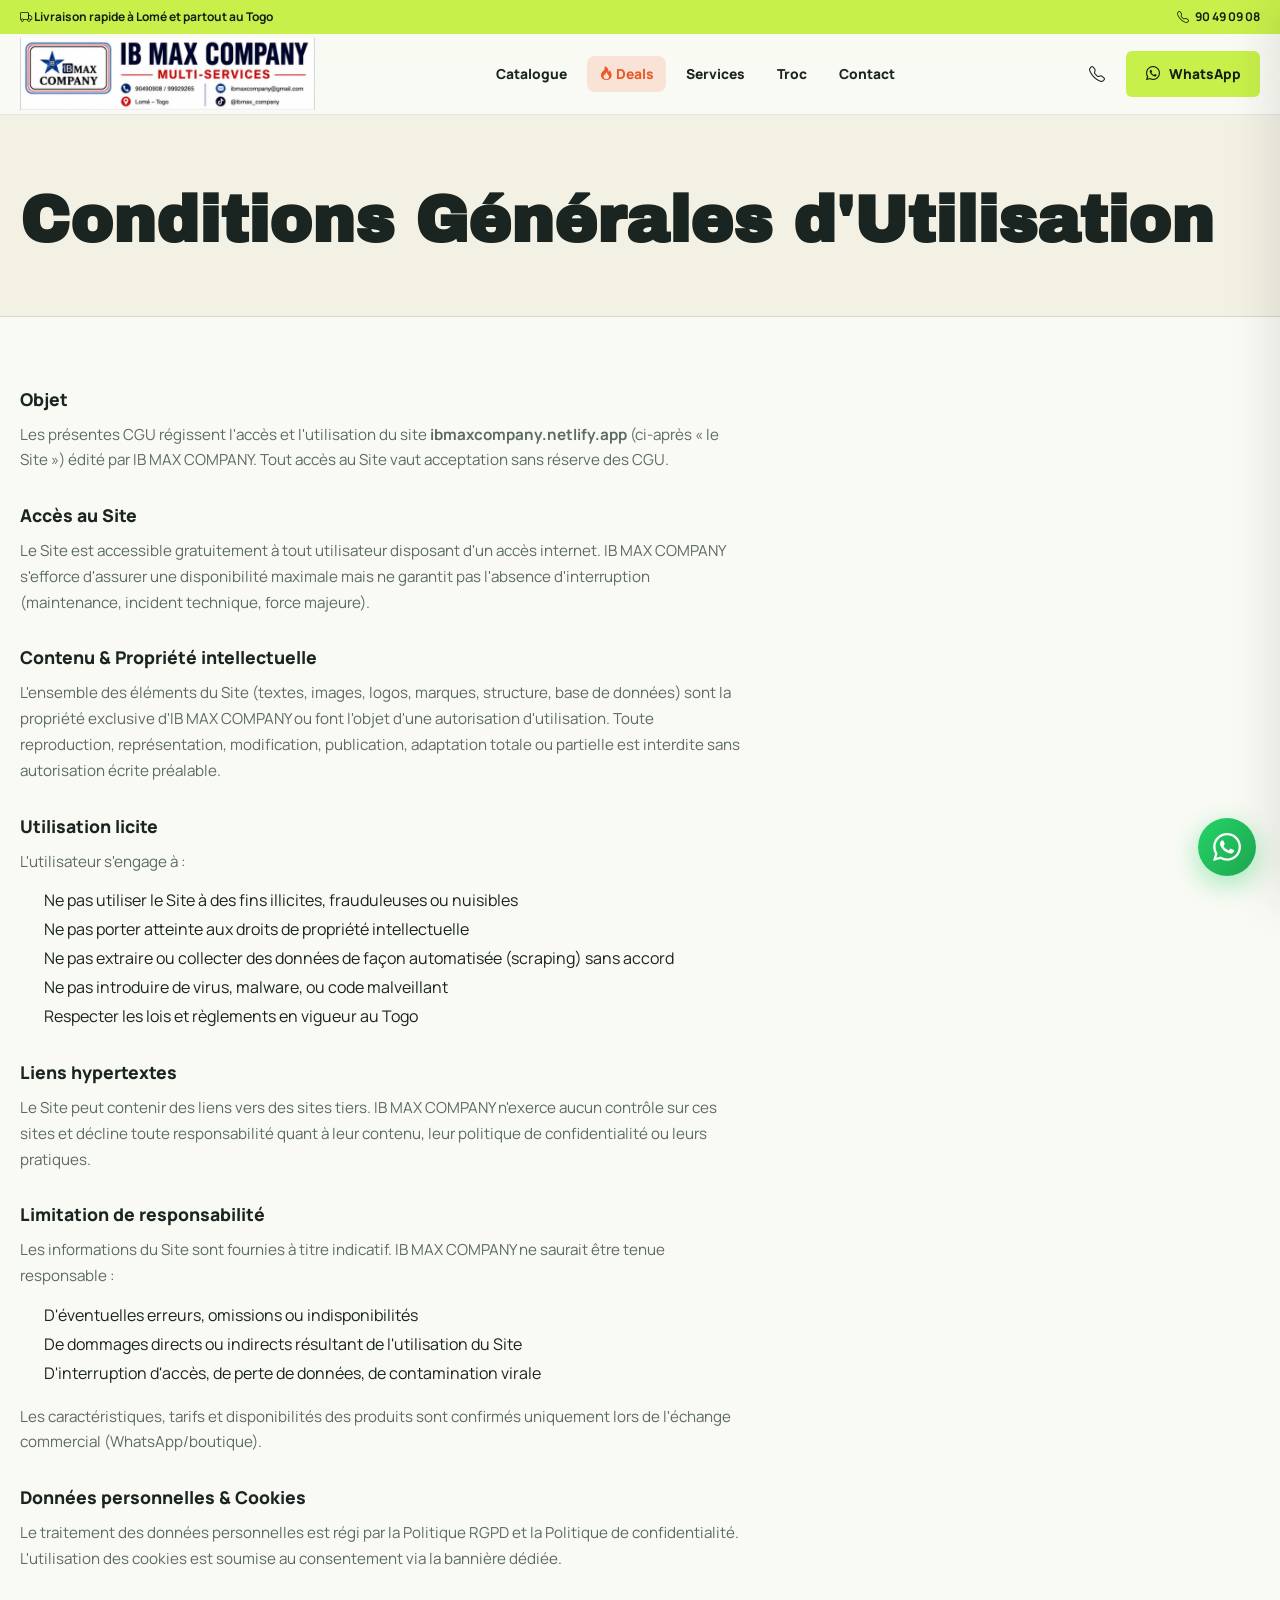
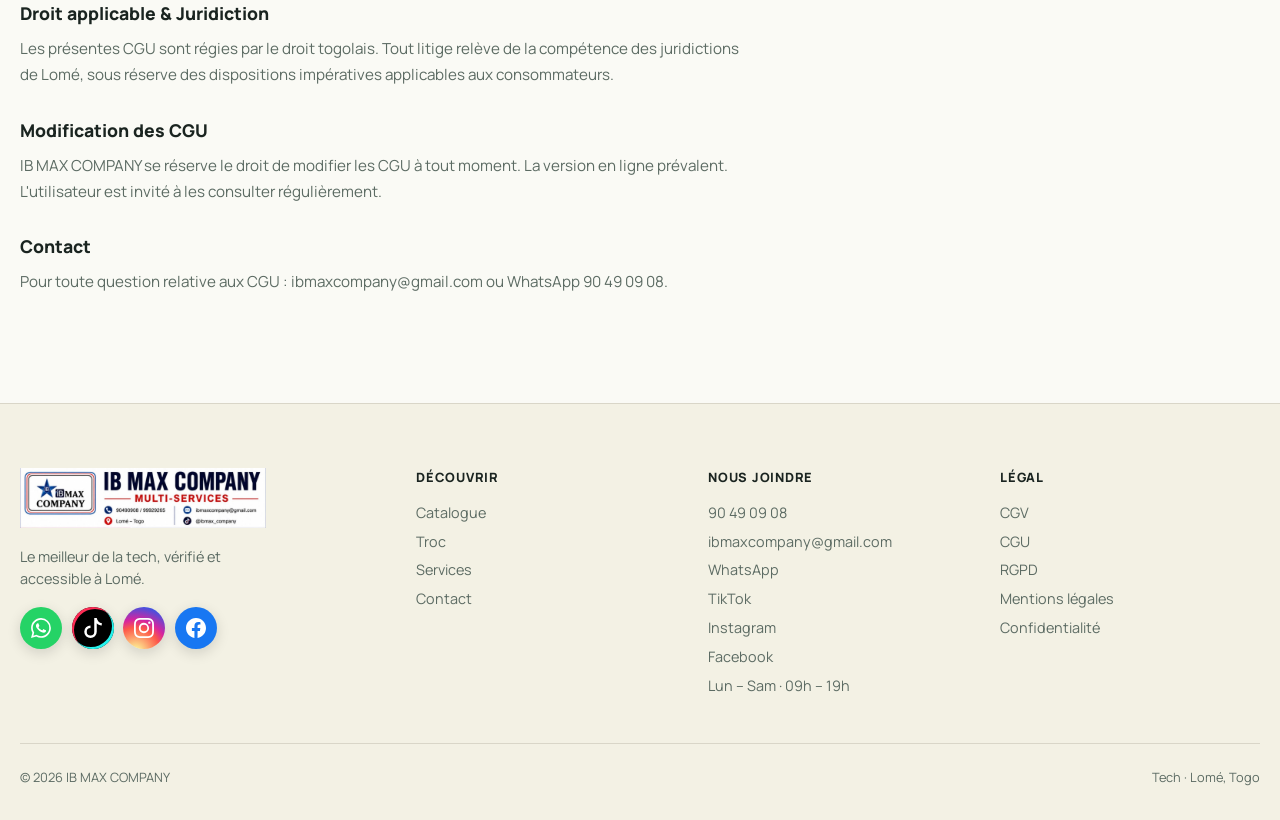
<file: cgu.html>
<!DOCTYPE html>
<html lang="fr">
<head>
  <meta charset="UTF-8">
  <meta name="viewport" content="width=device-width, initial-scale=1.0">
  <title>CGU — IB MAX COMPANY Lomé, Togo</title>
  <meta name="description" content="Conditions Générales d'Utilisation — IB MAX COMPANY, Lomé, Togo.">
  <meta name="author" content="IB MAX COMPANY">
  <meta name="robots" content="index, follow, max-image-preview:large, max-snippet:-1, max-video-preview:-1">
  <link rel="canonical" href="https://ibmaxcompany.com/cgu.html">
  <link rel="alternate" hreflang="fr" href="https://ibmaxcompany.com/cgu.html">
  <link rel="alternate" hreflang="x-default" href="https://ibmaxcompany.com/cgu.html">
  <meta name="geo.region" content="TG-M">
  <meta name="geo.placename" content="Lomé">
  <meta name="geo.position" content="6.1319;1.2228">
  <meta name="ICBM" content="6.1319, 1.2228">
  <meta property="og:type" content="website">
  <meta property="og:site_name" content="IB MAX COMPANY">
  <meta property="og:locale" content="fr_FR">
  <meta property="og:url" content="https://ibmaxcompany.com/cgu.html">
  <meta property="og:title" content="CGU — IB MAX COMPANY Lomé, Togo">
  <meta property="og:description" content="Conditions Générales d'Utilisation — IB MAX COMPANY, Lomé, Togo.">
  <meta property="og:image" content="https://ibmaxcompany.com/images/og-image.jpg">
  <meta property="og:image:width" content="1200">
  <meta property="og:image:height" content="630">
  <meta property="og:image:alt" content="IB MAX COMPANY — iPhone, MacBook, audio et accessoires à Lomé">
  <meta name="twitter:card" content="summary_large_image">
  <meta name="twitter:title" content="CGU — IB MAX COMPANY Lomé, Togo">
  <meta name="twitter:description" content="Conditions Générales d'Utilisation — IB MAX COMPANY, Lomé, Togo.">
  <meta name="twitter:image" content="https://ibmaxcompany.com/images/og-image.jpg">
  <link rel="icon" type="image/png" sizes="192x192" href="images/icon-192.png">
  <link rel="icon" type="image/png" sizes="512x512" href="images/icon-512.png">
  <link rel="apple-touch-icon" href="images/apple-touch-icon.png">
  <meta name="theme-color" content="#c8f04a">
  <link rel="manifest" href="manifest.webmanifest">
  <link rel="preconnect" href="https://fonts.googleapis.com">
  <link rel="preconnect" href="https://fonts.gstatic.com" crossorigin>
  <link rel="dns-prefetch" href="https://wa.me">
  <link rel="dns-prefetch" href="https://www.instagram.com">
  <link rel="dns-prefetch" href="https://www.facebook.com">
  <link rel="dns-prefetch" href="https://www.tiktok.com">
  <link rel="preload" as="style" href="css/style.css">
  <link rel="preload" as="script" href="js/products.js">
  <link rel="preload" as="script" href="js/script.js">
  <link href="https://fonts.googleapis.com/css2?family=Archivo+Black&family=Manrope:wght@400;500;600;700;800&display=swap" rel="stylesheet">
  <link href="https://cdn.jsdelivr.net/npm/bootstrap-icons@1.11.3/font/bootstrap-icons.min.css" rel="stylesheet">
  <link rel="stylesheet" href="css/style.css">
  <script type="application/ld+json">{"@context":"https://schema.org","@type":"BreadcrumbList","itemListElement":[{"@type":"ListItem","position":1,"name":"Accueil","item":"https://ibmaxcompany.com/"},{"@type":"ListItem","position":2,"name":"CGU","item":"https://ibmaxcompany.com/cgu.html"}]}</script>
</head>
<body>

  <div class="announcement-bar">
    <div class="site-container">
      <span><i class="bi bi-truck"></i> Livraison rapide à Lomé et partout au Togo</span>
      <a href="tel:+22890490908" style="display:inline-flex;align-items:center;gap:6px"><i class="bi bi-telephone"></i> 90 49 09 08</a>
    </div>
  </div>

  <header class="site-header">
    <div class="site-container">
      <a href="index.html" class="brand-mark" aria-label="IB MAX COMPANY"><img src="images/logo.jpeg" alt="IB MAX COMPANY" width="295" height="72"></a>
      <nav class="nav-desktop" aria-label="Navigation">
        <a class="nav-link" href="catalogue.html">Catalogue</a>
        <a class="nav-link nav-deals" href="catalogue.html?cat=Deals"><i class="bi bi-fire"></i> Deals</a>
        <a class="nav-link" href="services.html">Services</a>
        <a class="nav-link" href="troc.html">Troc</a>
        <a class="nav-link" href="contact.html">Contact</a>
      </nav>
      <div class="header-actions">
        <a class="icon-button" href="tel:+22890490908" aria-label="Appeler"><i class="bi bi-telephone"></i></a>
        <a class="button button-primary" href="https://wa.me/22890490908?text=Bonjour%20IB%20MAX%2C%20je%20souhaite%20avoir%20des%20informations." target="_blank" rel="noopener"><i class="bi bi-whatsapp" aria-hidden="true"></i> WhatsApp</a>
      </div>
      <button class="menu-toggle" id="menuToggle" aria-label="Menu"><span></span><span></span><span></span></button>
    </div>
  </header>

  <div class="mobile-menu" id="mobileMenu">
    <div style="display:flex;align-items:center;justify-content:space-between">
      <span class="brand-mark"><img src="images/logo.jpeg" alt="IB MAX COMPANY" width="295" height="72"></span>
      <button class="icon-button" id="menuClose" aria-label="Fermer"><i class="bi bi-x"></i></button>
    </div>
    <nav style="margin-top:2.5rem;margin-bottom:auto;display:flex;flex-direction:column">
      <a class="mobile-link" href="index.html">Accueil</a>
      <a class="mobile-link" href="catalogue.html">Catalogue</a>
      <a class="mobile-link" href="catalogue.html?cat=Deals"><i class="bi bi-fire"></i> Deals</a>
      <a class="mobile-link" href="services.html">Services</a>
      <a class="mobile-link" href="troc.html">Troc</a>
      <a class="mobile-link" href="contact.html">Contact</a>
    </nav>

      <div class="social-links social-links--mobile" aria-label="Réseaux sociaux IB MAX COMPANY">
        <a class="social-btn sb-whatsapp" href="https://wa.me/22890490908" target="_blank" rel="noopener me" aria-label="WhatsApp +228 90 49 09 08" title="WhatsApp"><svg class="social-svg" viewBox="0 0 16 16" fill="currentColor" aria-hidden="true" focusable="false"><path d="M13.601 2.326A7.85 7.85 0 0 0 7.994 0C3.627 0 .068 3.558.064 7.926c0 1.399.366 2.76 1.057 3.965L0 16l4.204-1.102a7.9 7.9 0 0 0 3.79.965h.004c4.368 0 7.926-3.558 7.93-7.93A7.9 7.9 0 0 0 13.6 2.326zM7.994 14.521a6.6 6.6 0 0 1-3.356-.92l-.24-.144-2.494.654.666-2.433-.156-.251a6.56 6.56 0 0 1-1.007-3.505c0-3.626 2.957-6.584 6.591-6.584a6.56 6.56 0 0 1 4.66 1.931 6.56 6.56 0 0 1 1.928 4.66c-.004 3.639-2.961 6.592-6.592 6.592m3.615-4.934c-.197-.099-1.17-.578-1.353-.646-.182-.065-.315-.099-.445.099-.133.197-.513.646-.627.775-.114.133-.232.148-.43.05-.197-.1-.836-.308-1.592-.985-.59-.525-.985-1.175-1.103-1.372-.114-.198-.011-.304.088-.403.087-.088.197-.232.296-.346.1-.114.133-.198.198-.33.065-.134.034-.248-.015-.347-.05-.099-.445-1.076-.612-1.47-.16-.389-.323-.335-.445-.34-.114-.007-.247-.007-.38-.007a.73.73 0 0 0-.529.247c-.182.198-.691.677-.691 1.654s.71 1.916.81 2.049c.098.133 1.394 2.132 3.383 2.992.47.205.84.326 1.129.418.475.152.904.129 1.246.08.38-.058 1.171-.48 1.338-.943.164-.464.164-.86.114-.943-.049-.084-.182-.133-.38-.232"/></svg></a>
        <a class="social-btn sb-tiktok" href="https://www.tiktok.com/@ibmax_company" target="_blank" rel="noopener me" aria-label="TikTok @ibmax_company" title="TikTok"><svg class="social-svg" viewBox="0 0 16 16" fill="currentColor" aria-hidden="true" focusable="false"><path d="M9 0h1.98c.144.715.54 1.617 1.235 2.512C12.895 3.389 13.797 4 15 4v2c-1.753 0-3.07-.814-4-1.829V11a5 5 0 1 1-5-5v2a3 3 0 1 0 3 3z"/></svg></a>
        <a class="social-btn sb-instagram" href="https://www.instagram.com/ibmax_company" target="_blank" rel="noopener me" aria-label="Instagram @ibmax_company" title="Instagram"><svg class="social-svg" viewBox="0 0 16 16" fill="currentColor" aria-hidden="true" focusable="false"><path d="M8 0C5.829 0 5.556.01 4.703.048 3.85.088 3.269.222 2.76.42a3.9 3.9 0 0 0-1.417.923A3.9 3.9 0 0 0 .42 2.76C.222 3.268.087 3.85.048 4.7.01 5.555 0 5.827 0 8.001c0 2.172.01 2.444.048 3.297.04.852.174 1.433.372 1.942.205.526.478.972.923 1.417.444.445.89.719 1.416.923.51.198 1.09.333 1.942.372C5.555 15.99 5.827 16 8 16s2.444-.01 3.298-.048c.851-.04 1.434-.174 1.943-.372a3.9 3.9 0 0 0 1.416-.923c.445-.445.718-.891.923-1.417.197-.509.332-1.09.372-1.942C15.99 10.445 16 10.173 16 8s-.01-2.445-.048-3.299c-.04-.851-.175-1.433-.372-1.941a3.9 3.9 0 0 0-.923-1.417A3.9 3.9 0 0 0 13.24.42c-.51-.198-1.092-.333-1.943-.372C10.443.01 10.172 0 7.998 0zm-.717 1.442h.718c2.136 0 2.389.007 3.232.046.78.035 1.204.166 1.486.275.373.145.64.319.92.599s.453.546.598.92c.11.281.24.705.275 1.485.039.843.047 1.096.047 3.231s-.008 2.389-.047 3.232c-.035.78-.166 1.203-.275 1.485a2.5 2.5 0 0 1-.599.919c-.28.28-.546.453-.92.598-.28.11-.704.24-1.485.276-.843.038-1.096.047-3.232.047s-2.39-.009-3.233-.047c-.78-.036-1.203-.166-1.485-.276a2.5 2.5 0 0 1-.92-.598 2.5 2.5 0 0 1-.6-.92c-.109-.281-.24-.705-.275-1.485-.038-.843-.046-1.096-.046-3.233s.008-2.388.046-3.231c.036-.78.166-1.204.276-1.486.145-.373.319-.64.599-.92s.546-.453.92-.598c.282-.11.705-.24 1.485-.276.738-.034 1.024-.044 2.515-.045zm4.988 1.328a.96.96 0 1 0 0 1.92.96.96 0 0 0 0-1.92m-4.27 1.122a4.109 4.109 0 1 0 0 8.217 4.109 4.109 0 0 0 0-8.217m0 1.441a2.667 2.667 0 1 1 0 5.334 2.667 2.667 0 0 1 0-5.334"/></svg></a>
        <a class="social-btn sb-facebook" href="https://www.facebook.com/share/1EzmM8azvQ/?mibextid=wwXIfr" target="_blank" rel="noopener me" aria-label="Facebook IB MAX COMPANY" title="Facebook"><svg class="social-svg" viewBox="0 0 16 16" fill="currentColor" aria-hidden="true" focusable="false"><path d="M16 8.049c0-4.446-3.582-8.05-8-8.05C3.58 0-.002 3.603-.002 8.05c0 4.017 2.926 7.347 6.75 7.951v-5.625h-2.03V8.05H6.75V6.275c0-2.017 1.195-3.131 3.022-3.131.876 0 1.791.157 1.791.157v1.98h-1.009c-.993 0-1.303.621-1.303 1.258v1.51h2.218l-.354 2.326H9.25V16c3.824-.604 6.75-3.934 6.75-7.951"/></svg></a>
      </div>
    <a class="button button-primary" style="margin-top:1rem" href="https://wa.me/22890490908" target="_blank" rel="noopener"><i class="bi bi-whatsapp" aria-hidden="true"></i> Écrire sur WhatsApp</a>
  </div>
  <button class="menu-backdrop hidden" id="menuBackdrop" aria-label="Fermer"></button>

  <main>
    <section class="page-hero"><div class="site-container"><h1>Conditions Générales d'Utilisation</h1></div></section>
    <section class="site-container"><div class="legal-content">
      <h2>Objet</h2>
      <p>Les présentes CGU régissent l'accès et l'utilisation du site <strong>ibmaxcompany.netlify.app</strong> (ci-après « le Site ») édité par IB MAX COMPANY. Tout accès au Site vaut acceptation sans réserve des CGU.</p>

      <h2>Accès au Site</h2>
      <p>Le Site est accessible gratuitement à tout utilisateur disposant d'un accès internet. IB MAX COMPANY s'efforce d'assurer une disponibilité maximale mais ne garantit pas l'absence d'interruption (maintenance, incident technique, force majeure).</p>

      <h2>Contenu & Propriété intellectuelle</h2>
      <p>L'ensemble des éléments du Site (textes, images, logos, marques, structure, base de données) sont la propriété exclusive d'IB MAX COMPANY ou font l'objet d'une autorisation d'utilisation. Toute reproduction, représentation, modification, publication, adaptation totale ou partielle est interdite sans autorisation écrite préalable.</p>

      <h2>Utilisation licite</h2>
      <p>L'utilisateur s'engage à :</p>
      <ul style="margin:0.5rem 0 1rem 1.5rem;line-height:1.8">
        <li>Ne pas utiliser le Site à des fins illicites, frauduleuses ou nuisibles</li>
        <li>Ne pas porter atteinte aux droits de propriété intellectuelle</li>
        <li>Ne pas extraire ou collecter des données de façon automatisée (scraping) sans accord</li>
        <li>Ne pas introduire de virus, malware, ou code malveillant</li>
        <li>Respecter les lois et règlements en vigueur au Togo</li>
      </ul>

      <h2>Liens hypertextes</h2>
      <p>Le Site peut contenir des liens vers des sites tiers. IB MAX COMPANY n'exerce aucun contrôle sur ces sites et décline toute responsabilité quant à leur contenu, leur politique de confidentialité ou leurs pratiques.</p>

      <h2>Limitation de responsabilité</h2>
      <p>Les informations du Site sont fournies à titre indicatif. IB MAX COMPANY ne saurait être tenue responsable :</p>
      <ul style="margin:0.5rem 0 1rem 1.5rem;line-height:1.8">
        <li>D'éventuelles erreurs, omissions ou indisponibilités</li>
        <li>De dommages directs ou indirects résultant de l'utilisation du Site</li>
        <li>D'interruption d'accès, de perte de données, de contamination virale</li>
      </ul>
      <p>Les caractéristiques, tarifs et disponibilités des produits sont confirmés uniquement lors de l'échange commercial (WhatsApp/boutique).</p>

      <h2>Données personnelles & Cookies</h2>
      <p>Le traitement des données personnelles est régi par la <a href="rgpd.html">Politique RGPD</a> et la <a href="politique-confidentialite.html">Politique de confidentialité</a>. L'utilisation des cookies est soumise au consentement via la bannière dédiée.</p>

      <h2>Droit applicable & Juridiction</h2>
      <p>Les présentes CGU sont régies par le droit togolais. Tout litige relève de la compétence des juridictions de Lomé, sous réserve des dispositions impératives applicables aux consommateurs.</p>

      <h2>Modification des CGU</h2>
      <p>IB MAX COMPANY se réserve le droit de modifier les CGU à tout moment. La version en ligne prévalent. L'utilisateur est invité à les consulter régulièrement.</p>

      <h2>Contact</h2>
      <p>Pour toute question relative aux CGU : <a href="mailto:ibmaxcompany@gmail.com">ibmaxcompany@gmail.com</a> ou WhatsApp <a href="https://wa.me/22890490908">90 49 09 08</a>.</p>
    </div></section>
  </main>

  <footer class="site-footer">
    <div class="site-container footer-top">
      <div class="footer-brand">
        <span class="brand-mark"><img src="images/logo.jpeg" alt="IB MAX COMPANY" width="295" height="72"></span>
        <p>Le meilleur de la tech, vérifié et accessible à Lomé.</p>
        <div class="social-links" aria-label="Réseaux sociaux IB MAX COMPANY">
          <a class="social-btn sb-whatsapp" href="https://wa.me/22890490908" target="_blank" rel="noopener me" aria-label="WhatsApp +228 90 49 09 08" title="WhatsApp"><svg class="social-svg" viewBox="0 0 16 16" fill="currentColor" aria-hidden="true" focusable="false"><path d="M13.601 2.326A7.85 7.85 0 0 0 7.994 0C3.627 0 .068 3.558.064 7.926c0 1.399.366 2.76 1.057 3.965L0 16l4.204-1.102a7.9 7.9 0 0 0 3.79.965h.004c4.368 0 7.926-3.558 7.93-7.93A7.9 7.9 0 0 0 13.6 2.326zM7.994 14.521a6.6 6.6 0 0 1-3.356-.92l-.24-.144-2.494.654.666-2.433-.156-.251a6.56 6.56 0 0 1-1.007-3.505c0-3.626 2.957-6.584 6.591-6.584a6.56 6.56 0 0 1 4.66 1.931 6.56 6.56 0 0 1 1.928 4.66c-.004 3.639-2.961 6.592-6.592 6.592m3.615-4.934c-.197-.099-1.17-.578-1.353-.646-.182-.065-.315-.099-.445.099-.133.197-.513.646-.627.775-.114.133-.232.148-.43.05-.197-.1-.836-.308-1.592-.985-.59-.525-.985-1.175-1.103-1.372-.114-.198-.011-.304.088-.403.087-.088.197-.232.296-.346.1-.114.133-.198.198-.33.065-.134.034-.248-.015-.347-.05-.099-.445-1.076-.612-1.47-.16-.389-.323-.335-.445-.34-.114-.007-.247-.007-.38-.007a.73.73 0 0 0-.529.247c-.182.198-.691.677-.691 1.654s.71 1.916.81 2.049c.098.133 1.394 2.132 3.383 2.992.47.205.84.326 1.129.418.475.152.904.129 1.246.08.38-.058 1.171-.48 1.338-.943.164-.464.164-.86.114-.943-.049-.084-.182-.133-.38-.232"/></svg></a>
          <a class="social-btn sb-tiktok" href="https://www.tiktok.com/@ibmax_company" target="_blank" rel="noopener me" aria-label="TikTok @ibmax_company" title="TikTok"><svg class="social-svg" viewBox="0 0 16 16" fill="currentColor" aria-hidden="true" focusable="false"><path d="M9 0h1.98c.144.715.54 1.617 1.235 2.512C12.895 3.389 13.797 4 15 4v2c-1.753 0-3.07-.814-4-1.829V11a5 5 0 1 1-5-5v2a3 3 0 1 0 3 3z"/></svg></a>
          <a class="social-btn sb-instagram" href="https://www.instagram.com/ibmax_company" target="_blank" rel="noopener me" aria-label="Instagram @ibmax_company" title="Instagram"><svg class="social-svg" viewBox="0 0 16 16" fill="currentColor" aria-hidden="true" focusable="false"><path d="M8 0C5.829 0 5.556.01 4.703.048 3.85.088 3.269.222 2.76.42a3.9 3.9 0 0 0-1.417.923A3.9 3.9 0 0 0 .42 2.76C.222 3.268.087 3.85.048 4.7.01 5.555 0 5.827 0 8.001c0 2.172.01 2.444.048 3.297.04.852.174 1.433.372 1.942.205.526.478.972.923 1.417.444.445.89.719 1.416.923.51.198 1.09.333 1.942.372C5.555 15.99 5.827 16 8 16s2.444-.01 3.298-.048c.851-.04 1.434-.174 1.943-.372a3.9 3.9 0 0 0 1.416-.923c.445-.445.718-.891.923-1.417.197-.509.332-1.09.372-1.942C15.99 10.445 16 10.173 16 8s-.01-2.445-.048-3.299c-.04-.851-.175-1.433-.372-1.941a3.9 3.9 0 0 0-.923-1.417A3.9 3.9 0 0 0 13.24.42c-.51-.198-1.092-.333-1.943-.372C10.443.01 10.172 0 7.998 0zm-.717 1.442h.718c2.136 0 2.389.007 3.232.046.78.035 1.204.166 1.486.275.373.145.64.319.92.599s.453.546.598.92c.11.281.24.705.275 1.485.039.843.047 1.096.047 3.231s-.008 2.389-.047 3.232c-.035.78-.166 1.203-.275 1.485a2.5 2.5 0 0 1-.599.919c-.28.28-.546.453-.92.598-.28.11-.704.24-1.485.276-.843.038-1.096.047-3.232.047s-2.39-.009-3.233-.047c-.78-.036-1.203-.166-1.485-.276a2.5 2.5 0 0 1-.92-.598 2.5 2.5 0 0 1-.6-.92c-.109-.281-.24-.705-.275-1.485-.038-.843-.046-1.096-.046-3.233s.008-2.388.046-3.231c.036-.78.166-1.204.276-1.486.145-.373.319-.64.599-.92s.546-.453.92-.598c.282-.11.705-.24 1.485-.276.738-.034 1.024-.044 2.515-.045zm4.988 1.328a.96.96 0 1 0 0 1.92.96.96 0 0 0 0-1.92m-4.27 1.122a4.109 4.109 0 1 0 0 8.217 4.109 4.109 0 0 0 0-8.217m0 1.441a2.667 2.667 0 1 1 0 5.334 2.667 2.667 0 0 1 0-5.334"/></svg></a>
          <a class="social-btn sb-facebook" href="https://www.facebook.com/share/1EzmM8azvQ/?mibextid=wwXIfr" target="_blank" rel="noopener me" aria-label="Facebook IB MAX COMPANY" title="Facebook"><svg class="social-svg" viewBox="0 0 16 16" fill="currentColor" aria-hidden="true" focusable="false"><path d="M16 8.049c0-4.446-3.582-8.05-8-8.05C3.58 0-.002 3.603-.002 8.05c0 4.017 2.926 7.347 6.75 7.951v-5.625h-2.03V8.05H6.75V6.275c0-2.017 1.195-3.131 3.022-3.131.876 0 1.791.157 1.791.157v1.98h-1.009c-.993 0-1.303.621-1.303 1.258v1.51h2.218l-.354 2.326H9.25V16c3.824-.604 6.75-3.934 6.75-7.951"/></svg></a>
        </div>
      </div>
      <div><h3>Découvrir</h3><a href="catalogue.html">Catalogue</a><a href="troc.html">Troc</a><a href="services.html">Services</a><a href="contact.html">Contact</a></div>
      <div><h3>Nous joindre</h3><a href="tel:+22890490908">90 49 09 08</a><a href="mailto:ibmaxcompany@gmail.com">ibmaxcompany@gmail.com</a><a href="https://wa.me/22890490908" target="_blank" rel="noopener">WhatsApp</a><a href="https://www.tiktok.com/@ibmax_company" target="_blank" rel="noopener me">TikTok</a><a href="https://www.instagram.com/ibmax_company" target="_blank" rel="noopener me">Instagram</a><a href="https://www.facebook.com/share/1EzmM8azvQ/?mibextid=wwXIfr" target="_blank" rel="noopener me">Facebook</a><span>Lun – Sam · 09h – 19h</span></div>
      <div><h3>Légal</h3><a href="cgv.html">CGV</a><a href="cgu.html">CGU</a><a href="rgpd.html">RGPD</a><a href="mentions-legales.html">Mentions légales</a><a href="politique-confidentialite.html">Confidentialité</a></div>
    </div>
    <div class="site-container footer-bottom"><span>© 2026 IB MAX COMPANY</span><span>Tech · Lomé, Togo</span></div>
  </footer>

  <a class="wa-float" href="https://wa.me/22890490908?text=Bonjour%20IB%20MAX" target="_blank" rel="noopener" aria-label="WhatsApp"><svg viewBox="0 0 24 24"><path d="M17.472 14.382c-.297-.149-1.758-.867-2.03-.967-.273-.099-.471-.148-.67.15-.197.297-.767.966-.94 1.164-.173.199-.347.223-.644.075-.297-.15-1.255-.463-2.39-1.475-.883-.788-1.48-1.761-1.653-2.059-.173-.297-.018-.458.13-.606.134-.133.298-.347.446-.52.149-.174.198-.298.298-.497.099-.198.05-.371-.025-.52-.075-.149-.669-1.612-.916-2.207-.242-.579-.487-.5-.669-.51-.173-.008-.371-.01-.57-.01-.198 0-.52.074-.792.372-.272.297-1.04 1.016-1.04 2.479 0 1.462 1.065 2.875 1.213 3.074.149.198 2.096 3.2 5.077 4.487.709.306 1.262.489 1.694.625.712.227 1.36.195 1.871.118.571-.085 1.758-.719 2.006-1.413.248-.694.248-1.289.173-1.413-.074-.124-.272-.198-.57-.347m-5.421 7.403h-.004a9.87 9.87 0 01-5.031-1.378l-.361-.214-3.741.982.998-3.648-.235-.374a9.86 9.86 0 01-1.51-5.26c.001-5.45 4.436-9.884 9.888-9.884 2.64 0 5.122 1.03 6.988 2.898a9.825 9.825 0 012.893 6.994c-.003 5.45-4.437 9.884-9.885 9.884m8.413-18.297A11.815 11.815 0 0012.05 0C5.495 0 .16 5.335.157 11.892c0 2.096.547 4.142 1.588 5.945L.057 24l6.305-1.654a11.882 11.882 0 005.683 1.448h.005c6.554 0 11.89-5.335 11.893-11.893a11.821 11.821 0 00-3.48-8.413z"/></svg></a>

  <script src="js/products.js"></script>
  <script src="js/script.js"></script>
  
</body>
</html>
</file>
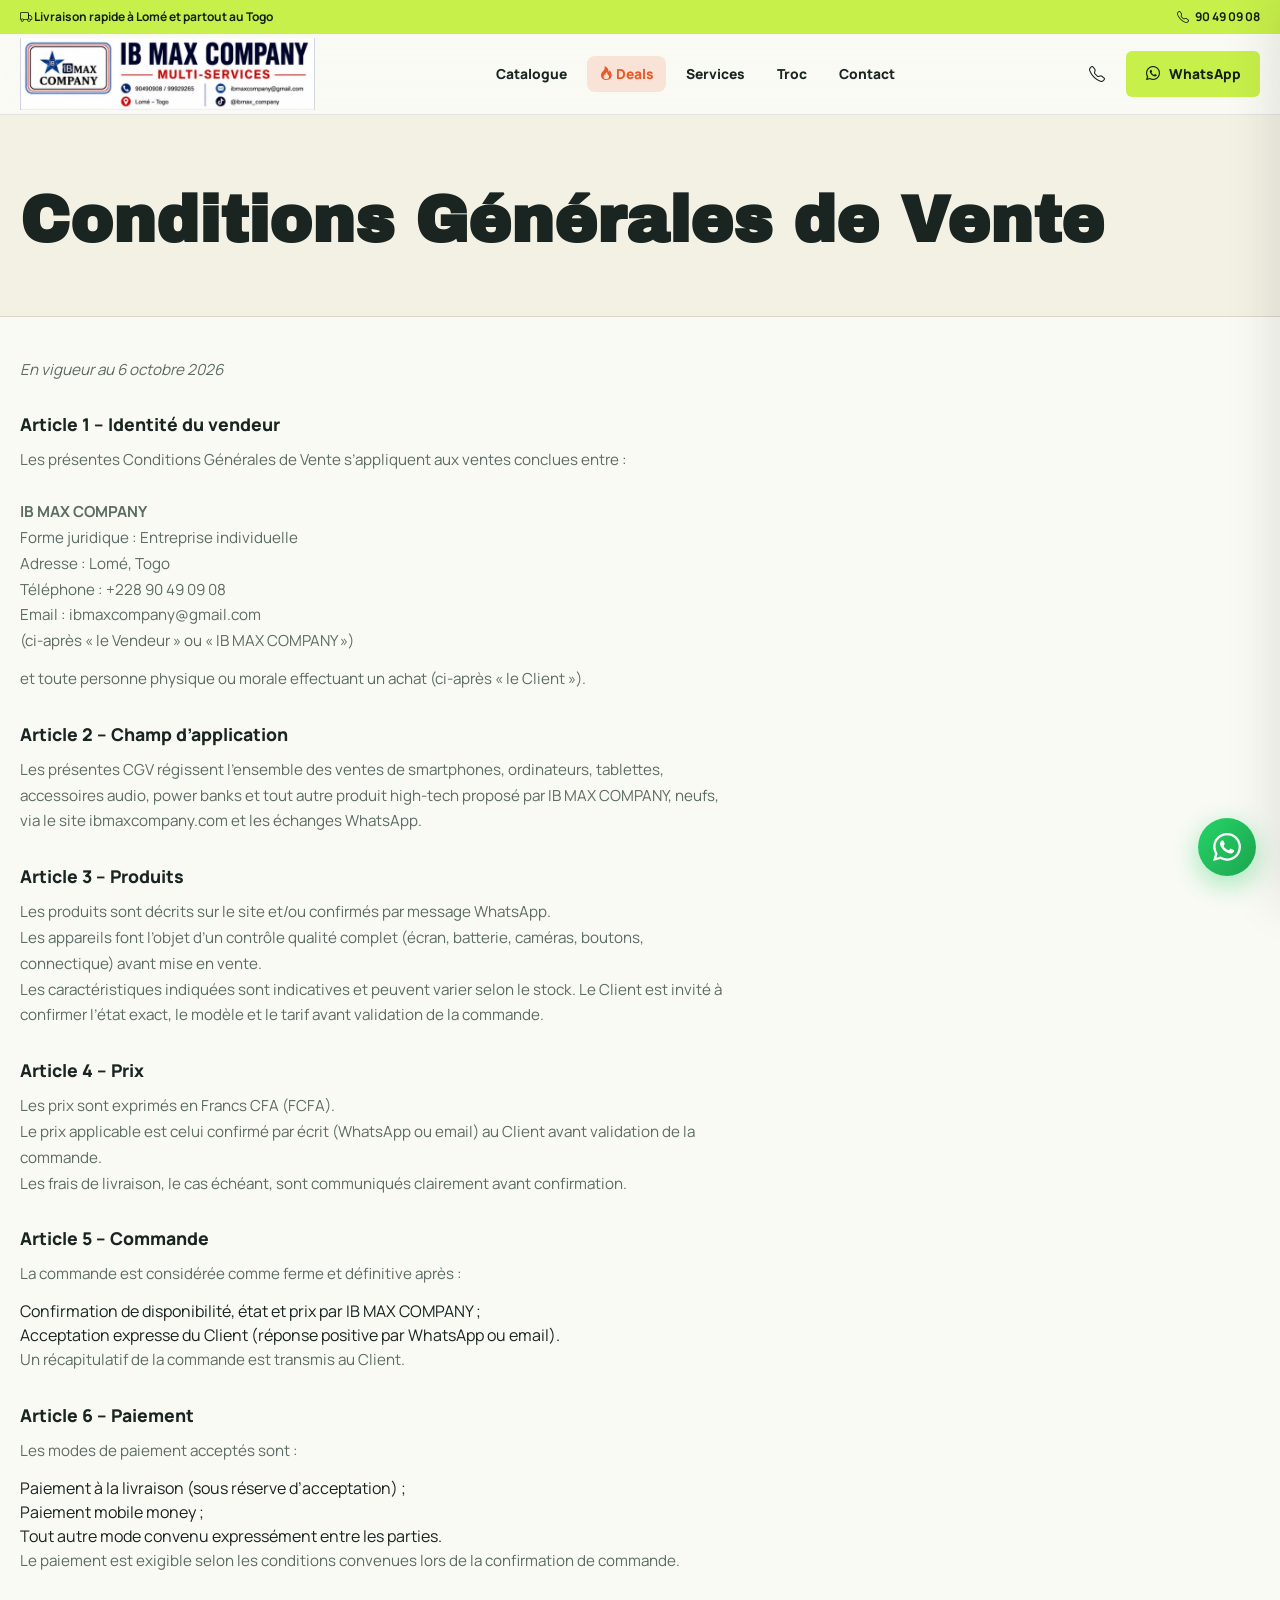
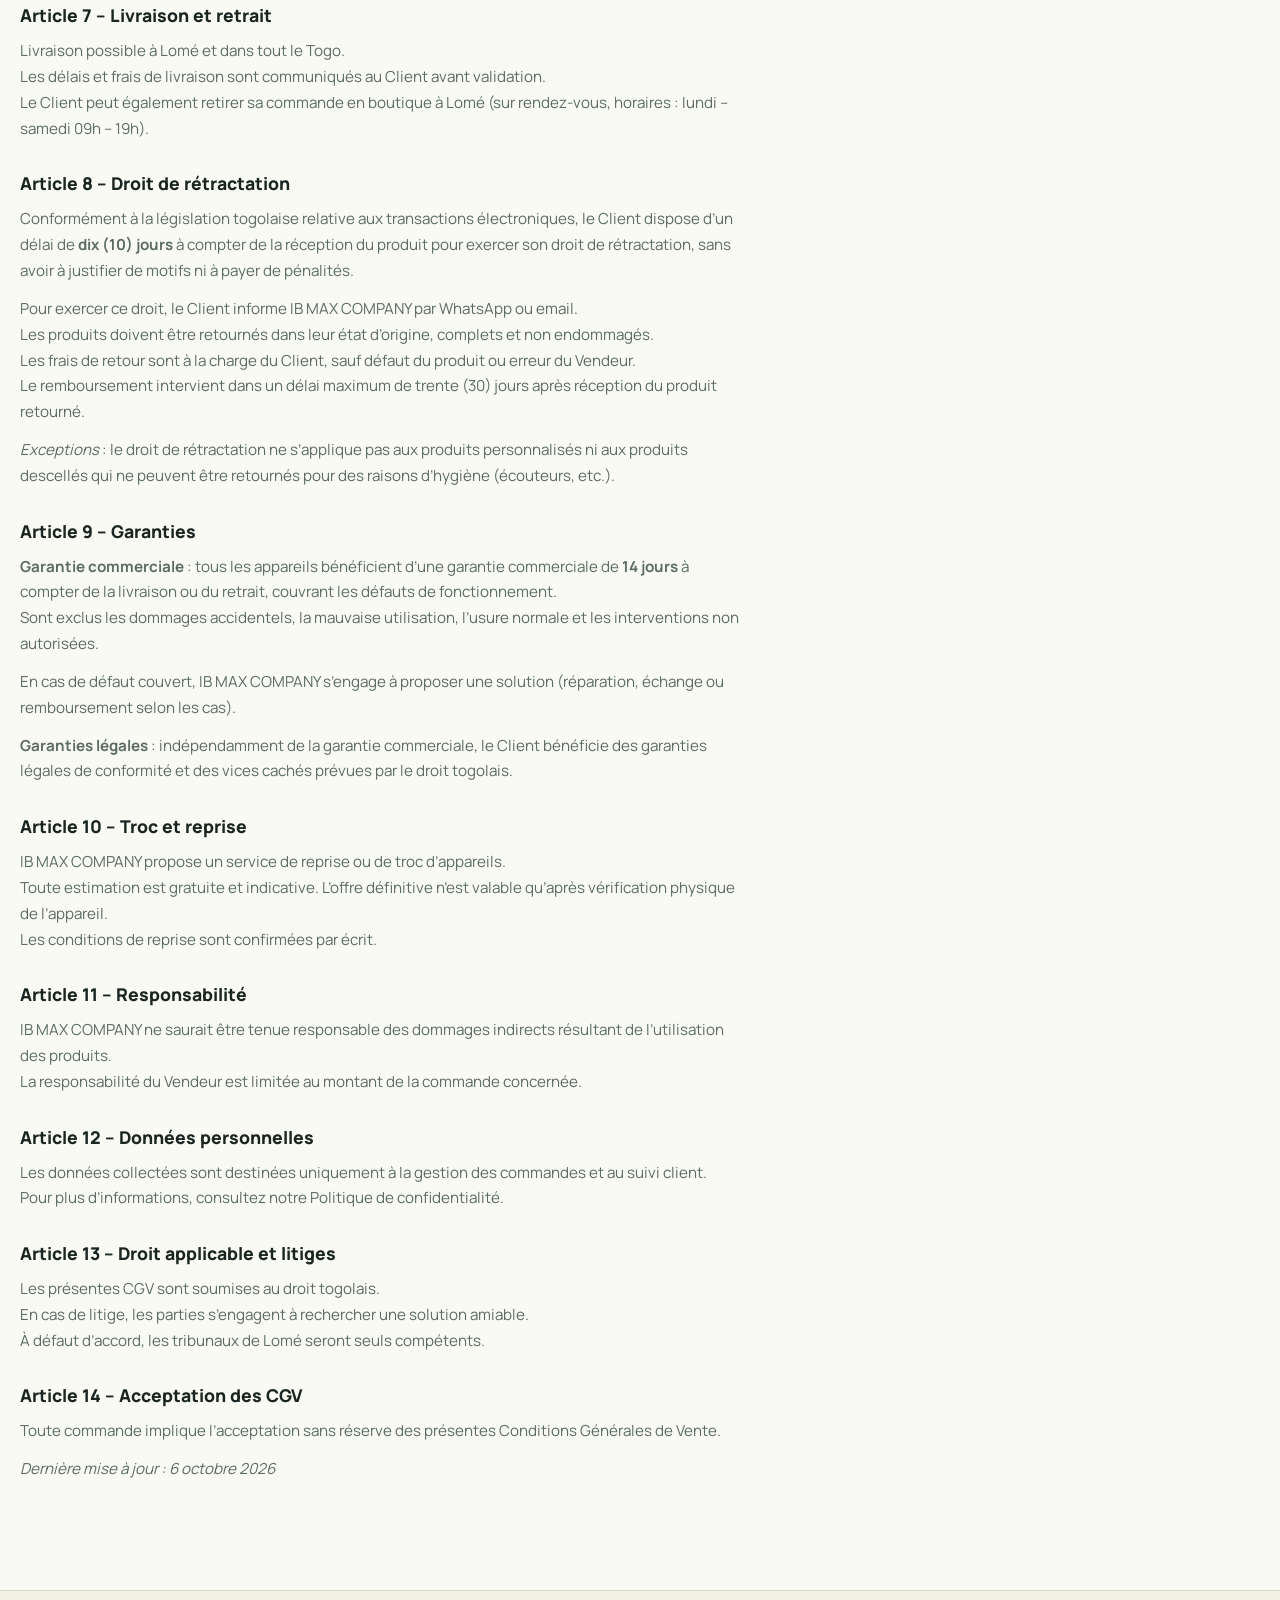
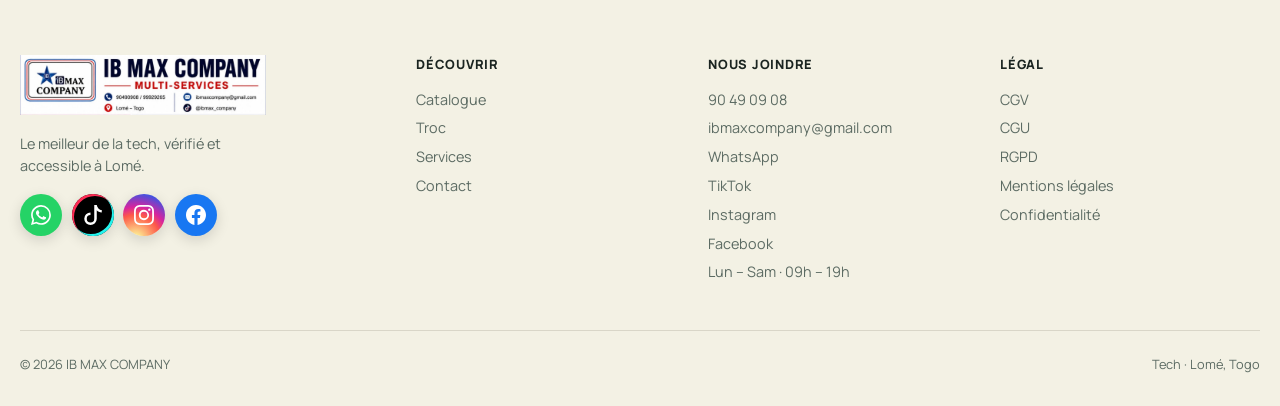
<file: cgv.html>
<!DOCTYPE html>
<html lang="fr">
<head>
  <meta charset="UTF-8">
  <meta name="viewport" content="width=device-width, initial-scale=1.0">
  <title>CGV — IB MAX COMPANY Lomé, Togo</title>
  <meta name="description" content="Conditions Générales de Vente — IB MAX COMPANY, Lomé, Togo.">
  <meta name="author" content="IB MAX COMPANY">
  <meta name="robots" content="index, follow, max-image-preview:large, max-snippet:-1, max-video-preview:-1">
  <link rel="canonical" href="https://ibmaxcompany.com/cgv.html">
  <link rel="alternate" hreflang="fr" href="https://ibmaxcompany.com/cgv.html">
  <link rel="alternate" hreflang="x-default" href="https://ibmaxcompany.com/cgv.html">
  <meta name="geo.region" content="TG-M">
  <meta name="geo.placename" content="Lomé">
  <meta name="geo.position" content="6.1319;1.2228">
  <meta name="ICBM" content="6.1319, 1.2228">
  <meta property="og:type" content="website">
  <meta property="og:site_name" content="IB MAX COMPANY">
  <meta property="og:locale" content="fr_FR">
  <meta property="og:url" content="https://ibmaxcompany.com/cgv.html">
  <meta property="og:title" content="CGV — IB MAX COMPANY Lomé, Togo">
  <meta property="og:description" content="Conditions Générales de Vente — IB MAX COMPANY, Lomé, Togo.">
  <meta property="og:image" content="https://ibmaxcompany.com/images/og-image.jpg">
  <meta property="og:image:width" content="1200">
  <meta property="og:image:height" content="630">
  <meta property="og:image:alt" content="IB MAX COMPANY — iPhone, MacBook, audio et accessoires à Lomé">
  <meta name="twitter:card" content="summary_large_image">
  <meta name="twitter:title" content="CGV — IB MAX COMPANY Lomé, Togo">
  <meta name="twitter:description" content="Conditions Générales de Vente — IB MAX COMPANY, Lomé, Togo.">
  <meta name="twitter:image" content="https://ibmaxcompany.com/images/og-image.jpg">
  <link rel="icon" type="image/png" sizes="192x192" href="images/icon-192.png">
  <link rel="icon" type="image/png" sizes="512x512" href="images/icon-512.png">
  <link rel="apple-touch-icon" href="images/apple-touch-icon.png">
  <meta name="theme-color" content="#c8f04a">
  <link rel="manifest" href="manifest.webmanifest">
  <link rel="preconnect" href="https://fonts.googleapis.com">
  <link rel="preconnect" href="https://fonts.gstatic.com" crossorigin>
  <link rel="dns-prefetch" href="https://wa.me">
  <link rel="dns-prefetch" href="https://www.instagram.com">
  <link rel="dns-prefetch" href="https://www.facebook.com">
  <link rel="dns-prefetch" href="https://www.tiktok.com">
  <link rel="preload" as="style" href="css/style.css">
  <link rel="preload" as="script" href="js/products.js">
  <link rel="preload" as="script" href="js/script.js">
  <link href="https://fonts.googleapis.com/css2?family=Archivo+Black&family=Manrope:wght@400;500;600;700;800&display=swap" rel="stylesheet">
  <link href="https://cdn.jsdelivr.net/npm/bootstrap-icons@1.11.3/font/bootstrap-icons.min.css" rel="stylesheet">
  <link rel="stylesheet" href="css/style.css">
  <script type="application/ld+json">{"@context":"https://schema.org","@type":"BreadcrumbList","itemListElement":[{"@type":"ListItem","position":1,"name":"Accueil","item":"https://ibmaxcompany.com/"},{"@type":"ListItem","position":2,"name":"CGV","item":"https://ibmaxcompany.com/cgv.html"}]}</script>
</head>
<body>

  <div class="announcement-bar">
    <div class="site-container">
      <span><i class="bi bi-truck"></i> Livraison rapide à Lomé et partout au Togo</span>
      <a href="tel:+22890490908" style="display:inline-flex;align-items:center;gap:6px"><i class="bi bi-telephone"></i> 90 49 09 08</a>
    </div>
  </div>

  <header class="site-header">
    <div class="site-container">
      <a href="index.html" class="brand-mark" aria-label="IB MAX COMPANY"><img src="images/logo.jpeg" alt="IB MAX COMPANY" width="295" height="72"></a>
      <nav class="nav-desktop" aria-label="Navigation">
        <a class="nav-link" href="catalogue.html">Catalogue</a>
        <a class="nav-link nav-deals" href="catalogue.html?cat=Deals"><i class="bi bi-fire"></i> Deals</a>
        <a class="nav-link" href="services.html">Services</a>
        <a class="nav-link" href="troc.html">Troc</a>
        <a class="nav-link" href="contact.html">Contact</a>
      </nav>
      <div class="header-actions">
        <a class="icon-button" href="tel:+22890490908" aria-label="Appeler"><i class="bi bi-telephone"></i></a>
        <a class="button button-primary" href="https://wa.me/22890490908?text=Bonjour%20IB%20MAX%2C%20je%20souhaite%20avoir%20des%20informations." target="_blank" rel="noopener"><i class="bi bi-whatsapp" aria-hidden="true"></i> WhatsApp</a>
      </div>
      <button class="menu-toggle" id="menuToggle" aria-label="Menu"><span></span><span></span><span></span></button>
    </div>
  </header>

  <div class="mobile-menu" id="mobileMenu">
    <div style="display:flex;align-items:center;justify-content:space-between">
      <span class="brand-mark"><img src="images/logo.jpeg" alt="IB MAX COMPANY" width="295" height="72"></span>
      <button class="icon-button" id="menuClose" aria-label="Fermer"><i class="bi bi-x"></i></button>
    </div>
    <nav style="margin-top:2.5rem;margin-bottom:auto;display:flex;flex-direction:column">
      <a class="mobile-link" href="index.html">Accueil</a>
      <a class="mobile-link" href="catalogue.html">Catalogue</a>
      <a class="mobile-link" href="catalogue.html?cat=Deals"><i class="bi bi-fire"></i> Deals</a>
      <a class="mobile-link" href="services.html">Services</a>
      <a class="mobile-link" href="troc.html">Troc</a>
      <a class="mobile-link" href="contact.html">Contact</a>
    </nav>

      <div class="social-links social-links--mobile" aria-label="Réseaux sociaux IB MAX COMPANY">
        <a class="social-btn sb-whatsapp" href="https://wa.me/22890490908" target="_blank" rel="noopener me" aria-label="WhatsApp +228 90 49 09 08" title="WhatsApp"><svg class="social-svg" viewBox="0 0 16 16" fill="currentColor" aria-hidden="true" focusable="false"><path d="M13.601 2.326A7.85 7.85 0 0 0 7.994 0C3.627 0 .068 3.558.064 7.926c0 1.399.366 2.76 1.057 3.965L0 16l4.204-1.102a7.9 7.9 0 0 0 3.79.965h.004c4.368 0 7.926-3.558 7.93-7.93A7.9 7.9 0 0 0 13.6 2.326zM7.994 14.521a6.6 6.6 0 0 1-3.356-.92l-.24-.144-2.494.654.666-2.433-.156-.251a6.56 6.56 0 0 1-1.007-3.505c0-3.626 2.957-6.584 6.591-6.584a6.56 6.56 0 0 1 4.66 1.931 6.56 6.56 0 0 1 1.928 4.66c-.004 3.639-2.961 6.592-6.592 6.592m3.615-4.934c-.197-.099-1.17-.578-1.353-.646-.182-.065-.315-.099-.445.099-.133.197-.513.646-.627.775-.114.133-.232.148-.43.05-.197-.1-.836-.308-1.592-.985-.59-.525-.985-1.175-1.103-1.372-.114-.198-.011-.304.088-.403.087-.088.197-.232.296-.346.1-.114.133-.198.198-.33.065-.134.034-.248-.015-.347-.05-.099-.445-1.076-.612-1.47-.16-.389-.323-.335-.445-.34-.114-.007-.247-.007-.38-.007a.73.73 0 0 0-.529.247c-.182.198-.691.677-.691 1.654s.71 1.916.81 2.049c.098.133 1.394 2.132 3.383 2.992.47.205.84.326 1.129.418.475.152.904.129 1.246.08.38-.058 1.171-.48 1.338-.943.164-.464.164-.86.114-.943-.049-.084-.182-.133-.38-.232"/></svg></a>
        <a class="social-btn sb-tiktok" href="https://www.tiktok.com/@ibmax_company" target="_blank" rel="noopener me" aria-label="TikTok @ibmax_company" title="TikTok"><svg class="social-svg" viewBox="0 0 16 16" fill="currentColor" aria-hidden="true" focusable="false"><path d="M9 0h1.98c.144.715.54 1.617 1.235 2.512C12.895 3.389 13.797 4 15 4v2c-1.753 0-3.07-.814-4-1.829V11a5 5 0 1 1-5-5v2a3 3 0 1 0 3 3z"/></svg></a>
        <a class="social-btn sb-instagram" href="https://www.instagram.com/ibmax_company" target="_blank" rel="noopener me" aria-label="Instagram @ibmax_company" title="Instagram"><svg class="social-svg" viewBox="0 0 16 16" fill="currentColor" aria-hidden="true" focusable="false"><path d="M8 0C5.829 0 5.556.01 4.703.048 3.85.088 3.269.222 2.76.42a3.9 3.9 0 0 0-1.417.923A3.9 3.9 0 0 0 .42 2.76C.222 3.268.087 3.85.048 4.7.01 5.555 0 5.827 0 8.001c0 2.172.01 2.444.048 3.297.04.852.174 1.433.372 1.942.205.526.478.972.923 1.417.444.445.89.719 1.416.923.51.198 1.09.333 1.942.372C5.555 15.99 5.827 16 8 16s2.444-.01 3.298-.048c.851-.04 1.434-.174 1.943-.372a3.9 3.9 0 0 0 1.416-.923c.445-.445.718-.891.923-1.417.197-.509.332-1.09.372-1.942C15.99 10.445 16 10.173 16 8s-.01-2.445-.048-3.299c-.04-.851-.175-1.433-.372-1.941a3.9 3.9 0 0 0-.923-1.417A3.9 3.9 0 0 0 13.24.42c-.51-.198-1.092-.333-1.943-.372C10.443.01 10.172 0 7.998 0zm-.717 1.442h.718c2.136 0 2.389.007 3.232.046.78.035 1.204.166 1.486.275.373.145.64.319.92.599s.453.546.598.92c.11.281.24.705.275 1.485.039.843.047 1.096.047 3.231s-.008 2.389-.047 3.232c-.035.78-.166 1.203-.275 1.485a2.5 2.5 0 0 1-.599.919c-.28.28-.546.453-.92.598-.28.11-.704.24-1.485.276-.843.038-1.096.047-3.232.047s-2.39-.009-3.233-.047c-.78-.036-1.203-.166-1.485-.276a2.5 2.5 0 0 1-.92-.598 2.5 2.5 0 0 1-.6-.92c-.109-.281-.24-.705-.275-1.485-.038-.843-.046-1.096-.046-3.233s.008-2.388.046-3.231c.036-.78.166-1.204.276-1.486.145-.373.319-.64.599-.92s.546-.453.92-.598c.282-.11.705-.24 1.485-.276.738-.034 1.024-.044 2.515-.045zm4.988 1.328a.96.96 0 1 0 0 1.92.96.96 0 0 0 0-1.92m-4.27 1.122a4.109 4.109 0 1 0 0 8.217 4.109 4.109 0 0 0 0-8.217m0 1.441a2.667 2.667 0 1 1 0 5.334 2.667 2.667 0 0 1 0-5.334"/></svg></a>
        <a class="social-btn sb-facebook" href="https://www.facebook.com/share/1EzmM8azvQ/?mibextid=wwXIfr" target="_blank" rel="noopener me" aria-label="Facebook IB MAX COMPANY" title="Facebook"><svg class="social-svg" viewBox="0 0 16 16" fill="currentColor" aria-hidden="true" focusable="false"><path d="M16 8.049c0-4.446-3.582-8.05-8-8.05C3.58 0-.002 3.603-.002 8.05c0 4.017 2.926 7.347 6.75 7.951v-5.625h-2.03V8.05H6.75V6.275c0-2.017 1.195-3.131 3.022-3.131.876 0 1.791.157 1.791.157v1.98h-1.009c-.993 0-1.303.621-1.303 1.258v1.51h2.218l-.354 2.326H9.25V16c3.824-.604 6.75-3.934 6.75-7.951"/></svg></a>
      </div>
    <a class="button button-primary" style="margin-top:1rem" href="https://wa.me/22890490908" target="_blank" rel="noopener"><i class="bi bi-whatsapp" aria-hidden="true"></i> Écrire sur WhatsApp</a>
  </div>
  <button class="menu-backdrop hidden" id="menuBackdrop" aria-label="Fermer"></button>

  <main>
    <section class="page-hero"><div class="site-container"><h1>Conditions Générales de Vente</h1></div></section>
    <section class="site-container"><div class="legal-content">

      <p><em>En vigueur au 6 octobre 2026</em></p>

      <h2>Article 1 – Identité du vendeur</h2>
      <p>
        Les présentes Conditions Générales de Vente s’appliquent aux ventes conclues entre :<br><br>
        <strong>IB MAX COMPANY</strong><br>
        Forme juridique : Entreprise individuelle<br>
        Adresse : Lomé, Togo<br>
        Téléphone : +228 90 49 09 08<br>
        Email : ibmaxcompany@gmail.com<br>
        (ci-après « le Vendeur » ou « IB MAX COMPANY »)
      </p>
      <p>et toute personne physique ou morale effectuant un achat (ci-après « le Client »).</p>

      <h2>Article 2 – Champ d’application</h2>
      <p>
        Les présentes CGV régissent l’ensemble des ventes de smartphones, ordinateurs, tablettes, accessoires audio, power banks et tout autre produit high-tech proposé par IB MAX COMPANY, neufs, via le site ibmaxcompany.com et les échanges WhatsApp.
      </p>

      <h2>Article 3 – Produits</h2>
      <p>
        Les produits sont décrits sur le site et/ou confirmés par message WhatsApp.<br>
        Les appareils font l’objet d’un contrôle qualité complet (écran, batterie, caméras, boutons, connectique) avant mise en vente.<br>
        Les caractéristiques indiquées sont indicatives et peuvent varier selon le stock. Le Client est invité à confirmer l’état exact, le modèle et le tarif avant validation de la commande.
      </p>

      <h2>Article 4 – Prix</h2>
      <p>
        Les prix sont exprimés en Francs CFA (FCFA).<br>
        Le prix applicable est celui confirmé par écrit (WhatsApp ou email) au Client avant validation de la commande.<br>
        Les frais de livraison, le cas échéant, sont communiqués clairement avant confirmation.
      </p>

      <h2>Article 5 – Commande</h2>
      <p>
        La commande est considérée comme ferme et définitive après :
      </p>
      <ul>
        <li>Confirmation de disponibilité, état et prix par IB MAX COMPANY ;</li>
        <li>Acceptation expresse du Client (réponse positive par WhatsApp ou email).</li>
      </ul>
      <p>Un récapitulatif de la commande est transmis au Client.</p>

      <h2>Article 6 – Paiement</h2>
      <p>Les modes de paiement acceptés sont :</p>
      <ul>
        <li>Paiement à la livraison (sous réserve d’acceptation) ;</li>
        <li>Paiement mobile money ;</li>
        <li>Tout autre mode convenu expressément entre les parties.</li>
      </ul>
      <p>Le paiement est exigible selon les conditions convenues lors de la confirmation de commande.</p>

      <h2>Article 7 – Livraison et retrait</h2>
      <p>
        Livraison possible à Lomé et dans tout le Togo.<br>
        Les délais et frais de livraison sont communiqués au Client avant validation.<br>
        Le Client peut également retirer sa commande en boutique à Lomé (sur rendez-vous, horaires : lundi – samedi 09h – 19h).
      </p>

      <h2>Article 8 – Droit de rétractation</h2>
      <p>
        Conformément à la législation togolaise relative aux transactions électroniques, le Client dispose d’un délai de <strong>dix (10) jours</strong> à compter de la réception du produit pour exercer son droit de rétractation, sans avoir à justifier de motifs ni à payer de pénalités.
      </p>
      <p>
        Pour exercer ce droit, le Client informe IB MAX COMPANY par WhatsApp ou email.<br>
        Les produits doivent être retournés dans leur état d’origine, complets et non endommagés.<br>
        Les frais de retour sont à la charge du Client, sauf défaut du produit ou erreur du Vendeur.<br>
        Le remboursement intervient dans un délai maximum de trente (30) jours après réception du produit retourné.
      </p>
      <p>
        <em>Exceptions</em> : le droit de rétractation ne s’applique pas aux produits personnalisés ni aux produits descellés qui ne peuvent être retournés pour des raisons d’hygiène (écouteurs, etc.).
      </p>

      <h2>Article 9 – Garanties</h2>
      <p>
        <strong>Garantie commerciale</strong> : tous les appareils bénéficient d’une garantie commerciale de <strong>14 jours</strong> à compter de la livraison ou du retrait, couvrant les défauts de fonctionnement.<br>
        Sont exclus les dommages accidentels, la mauvaise utilisation, l’usure normale et les interventions non autorisées.
      </p>
      <p>
        En cas de défaut couvert, IB MAX COMPANY s’engage à proposer une solution (réparation, échange ou remboursement selon les cas).
      </p>
      <p>
        <strong>Garanties légales</strong> : indépendamment de la garantie commerciale, le Client bénéficie des garanties légales de conformité et des vices cachés prévues par le droit togolais.
      </p>

      <h2>Article 10 – Troc et reprise</h2>
      <p>
        IB MAX COMPANY propose un service de reprise ou de troc d’appareils.<br>
        Toute estimation est gratuite et indicative. L’offre définitive n’est valable qu’après vérification physique de l’appareil.<br>
        Les conditions de reprise sont confirmées par écrit.
      </p>

      <h2>Article 11 – Responsabilité</h2>
      <p>
        IB MAX COMPANY ne saurait être tenue responsable des dommages indirects résultant de l’utilisation des produits.<br>
        La responsabilité du Vendeur est limitée au montant de la commande concernée.
      </p>

      <h2>Article 12 – Données personnelles</h2>
      <p>
        Les données collectées sont destinées uniquement à la gestion des commandes et au suivi client.<br>
        Pour plus d’informations, consultez notre <a href="politique-confidentialite.html">Politique de confidentialité</a>.
      </p>

      <h2>Article 13 – Droit applicable et litiges</h2>
      <p>
        Les présentes CGV sont soumises au droit togolais.<br>
        En cas de litige, les parties s’engagent à rechercher une solution amiable.<br>
        À défaut d’accord, les tribunaux de Lomé seront seuls compétents.
      </p>

      <h2>Article 14 – Acceptation des CGV</h2>
      <p>
        Toute commande implique l’acceptation sans réserve des présentes Conditions Générales de Vente.
      </p>

      <p><em>Dernière mise à jour : 6 octobre 2026</em></p>

    </div></section>
  </main>

  <footer class="site-footer">
    <div class="site-container footer-top">
      <div class="footer-brand">
        <span class="brand-mark"><img src="images/logo.jpeg" alt="IB MAX COMPANY" width="295" height="72"></span>
        <p>Le meilleur de la tech, vérifié et accessible à Lomé.</p>
        <div class="social-links" aria-label="Réseaux sociaux IB MAX COMPANY">
          <a class="social-btn sb-whatsapp" href="https://wa.me/22890490908" target="_blank" rel="noopener me" aria-label="WhatsApp +228 90 49 09 08" title="WhatsApp"><svg class="social-svg" viewBox="0 0 16 16" fill="currentColor" aria-hidden="true" focusable="false"><path d="M13.601 2.326A7.85 7.85 0 0 0 7.994 0C3.627 0 .068 3.558.064 7.926c0 1.399.366 2.76 1.057 3.965L0 16l4.204-1.102a7.9 7.9 0 0 0 3.79.965h.004c4.368 0 7.926-3.558 7.93-7.93A7.9 7.9 0 0 0 13.6 2.326zM7.994 14.521a6.6 6.6 0 0 1-3.356-.92l-.24-.144-2.494.654.666-2.433-.156-.251a6.56 6.56 0 0 1-1.007-3.505c0-3.626 2.957-6.584 6.591-6.584a6.56 6.56 0 0 1 4.66 1.931 6.56 6.56 0 0 1 1.928 4.66c-.004 3.639-2.961 6.592-6.592 6.592m3.615-4.934c-.197-.099-1.17-.578-1.353-.646-.182-.065-.315-.099-.445.099-.133.197-.513.646-.627.775-.114.133-.232.148-.43.05-.197-.1-.836-.308-1.592-.985-.59-.525-.985-1.175-1.103-1.372-.114-.198-.011-.304.088-.403.087-.088.197-.232.296-.346.1-.114.133-.198.198-.33.065-.134.034-.248-.015-.347-.05-.099-.445-1.076-.612-1.47-.16-.389-.323-.335-.445-.34-.114-.007-.247-.007-.38-.007a.73.73 0 0 0-.529.247c-.182.198-.691.677-.691 1.654s.71 1.916.81 2.049c.098.133 1.394 2.132 3.383 2.992.47.205.84.326 1.129.418.475.152.904.129 1.246.08.38-.058 1.171-.48 1.338-.943.164-.464.164-.86.114-.943-.049-.084-.182-.133-.38-.232"/></svg></a>
          <a class="social-btn sb-tiktok" href="https://www.tiktok.com/@ibmax_company" target="_blank" rel="noopener me" aria-label="TikTok @ibmax_company" title="TikTok"><svg class="social-svg" viewBox="0 0 16 16" fill="currentColor" aria-hidden="true" focusable="false"><path d="M9 0h1.98c.144.715.54 1.617 1.235 2.512C12.895 3.389 13.797 4 15 4v2c-1.753 0-3.07-.814-4-1.829V11a5 5 0 1 1-5-5v2a3 3 0 1 0 3 3z"/></svg></a>
          <a class="social-btn sb-instagram" href="https://www.instagram.com/ibmax_company" target="_blank" rel="noopener me" aria-label="Instagram @ibmax_company" title="Instagram"><svg class="social-svg" viewBox="0 0 16 16" fill="currentColor" aria-hidden="true" focusable="false"><path d="M8 0C5.829 0 5.556.01 4.703.048 3.85.088 3.269.222 2.76.42a3.9 3.9 0 0 0-1.417.923A3.9 3.9 0 0 0 .42 2.76C.222 3.268.087 3.85.048 4.7.01 5.555 0 5.827 0 8.001c0 2.172.01 2.444.048 3.297.04.852.174 1.433.372 1.942.205.526.478.972.923 1.417.444.445.89.719 1.416.923.51.198 1.09.333 1.942.372C5.555 15.99 5.827 16 8 16s2.444-.01 3.298-.048c.851-.04 1.434-.174 1.943-.372a3.9 3.9 0 0 0 1.416-.923c.445-.445.718-.891.923-1.417.197-.509.332-1.09.372-1.942C15.99 10.445 16 10.173 16 8s-.01-2.445-.048-3.299c-.04-.851-.175-1.433-.372-1.941a3.9 3.9 0 0 0-.923-1.417A3.9 3.9 0 0 0 13.24.42c-.51-.198-1.092-.333-1.943-.372C10.443.01 10.172 0 7.998 0zm-.717 1.442h.718c2.136 0 2.389.007 3.232.046.78.035 1.204.166 1.486.275.373.145.64.319.92.599s.453.546.598.92c.11.281.24.705.275 1.485.039.843.047 1.096.047 3.231s-.008 2.389-.047 3.232c-.035.78-.166 1.203-.275 1.485a2.5 2.5 0 0 1-.599.919c-.28.28-.546.453-.92.598-.28.11-.704.24-1.485.276-.843.038-1.096.047-3.232.047s-2.39-.009-3.233-.047c-.78-.036-1.203-.166-1.485-.276a2.5 2.5 0 0 1-.92-.598 2.5 2.5 0 0 1-.6-.92c-.109-.281-.24-.705-.275-1.485-.038-.843-.046-1.096-.046-3.233s.008-2.388.046-3.231c.036-.78.166-1.204.276-1.486.145-.373.319-.64.599-.92s.546-.453.92-.598c.282-.11.705-.24 1.485-.276.738-.034 1.024-.044 2.515-.045zm4.988 1.328a.96.96 0 1 0 0 1.92.96.96 0 0 0 0-1.92m-4.27 1.122a4.109 4.109 0 1 0 0 8.217 4.109 4.109 0 0 0 0-8.217m0 1.441a2.667 2.667 0 1 1 0 5.334 2.667 2.667 0 0 1 0-5.334"/></svg></a>
          <a class="social-btn sb-facebook" href="https://www.facebook.com/share/1EzmM8azvQ/?mibextid=wwXIfr" target="_blank" rel="noopener me" aria-label="Facebook IB MAX COMPANY" title="Facebook"><svg class="social-svg" viewBox="0 0 16 16" fill="currentColor" aria-hidden="true" focusable="false"><path d="M16 8.049c0-4.446-3.582-8.05-8-8.05C3.58 0-.002 3.603-.002 8.05c0 4.017 2.926 7.347 6.75 7.951v-5.625h-2.03V8.05H6.75V6.275c0-2.017 1.195-3.131 3.022-3.131.876 0 1.791.157 1.791.157v1.98h-1.009c-.993 0-1.303.621-1.303 1.258v1.51h2.218l-.354 2.326H9.25V16c3.824-.604 6.75-3.934 6.75-7.951"/></svg></a>
        </div>
      </div>
      <div><h3>Découvrir</h3><a href="catalogue.html">Catalogue</a><a href="troc.html">Troc</a><a href="services.html">Services</a><a href="contact.html">Contact</a></div>
      <div><h3>Nous joindre</h3><a href="tel:+22890490908">90 49 09 08</a><a href="mailto:ibmaxcompany@gmail.com">ibmaxcompany@gmail.com</a><a href="https://wa.me/22890490908" target="_blank" rel="noopener">WhatsApp</a><a href="https://www.tiktok.com/@ibmax_company" target="_blank" rel="noopener me">TikTok</a><a href="https://www.instagram.com/ibmax_company" target="_blank" rel="noopener me">Instagram</a><a href="https://www.facebook.com/share/1EzmM8azvQ/?mibextid=wwXIfr" target="_blank" rel="noopener me">Facebook</a><span>Lun – Sam · 09h – 19h</span></div>
      <div><h3>Légal</h3><a href="cgv.html">CGV</a><a href="cgu.html">CGU</a><a href="rgpd.html">RGPD</a><a href="mentions-legales.html">Mentions légales</a><a href="politique-confidentialite.html">Confidentialité</a></div>
    </div>
    <div class="site-container footer-bottom"><span>© 2026 IB MAX COMPANY</span><span>Tech · Lomé, Togo</span></div>
  </footer>

  <a class="wa-float" href="https://wa.me/22890490908?text=Bonjour%20IB%20MAX" target="_blank" rel="noopener" aria-label="WhatsApp"><svg viewBox="0 0 24 24"><path d="M17.472 14.382c-.297-.149-1.758-.867-2.03-.967-.273-.099-.471-.148-.67.15-.197.297-.767.966-.94 1.164-.173.199-.347.223-.644.075-.297-.15-1.255-.463-2.39-1.475-.883-.788-1.48-1.761-1.653-2.059-.173-.297-.018-.458.13-.606.134-.133.298-.347.446-.52.149-.174.198-.298.298-.497.099-.198.05-.371-.025-.52-.075-.149-.669-1.612-.916-2.207-.242-.579-.487-.5-.669-.51-.173-.008-.371-.01-.57-.01-.198 0-.52.074-.792.372-.272.297-1.04 1.016-1.04 2.479 0 1.462 1.065 2.875 1.213 3.074.149.198 2.096 3.2 5.077 4.487.709.306 1.262.489 1.694.625.712.227 1.36.195 1.871.118.571-.085 1.758-.719 2.006-1.413.248-.694.248-1.289.173-1.413-.074-.124-.272-.198-.57-.347m-5.421 7.403h-.004a9.87 9.87 0 01-5.031-1.378l-.361-.214-3.741.982.998-3.648-.235-.374a9.86 9.86 0 01-1.51-5.26c.001-5.45 4.436-9.884 9.888-9.884 2.64 0 5.122 1.03 6.988 2.898a9.825 9.825 0 012.893 6.994c-.003 5.45-4.437 9.884-9.885 9.884m8.413-18.297A11.815 11.815 0 0012.05 0C5.495 0 .16 5.335.157 11.892c0 2.096.547 4.142 1.588 5.945L.057 24l6.305-1.654a11.882 11.882 0 005.683 1.448h.005c6.554 0 11.89-5.335 11.893-11.893a11.821 11.821 0 00-3.48-8.413z"/></svg></a>

  <script src="js/products.js"></script>
  <script src="js/script.js"></script>
</body>
</html>
</file>
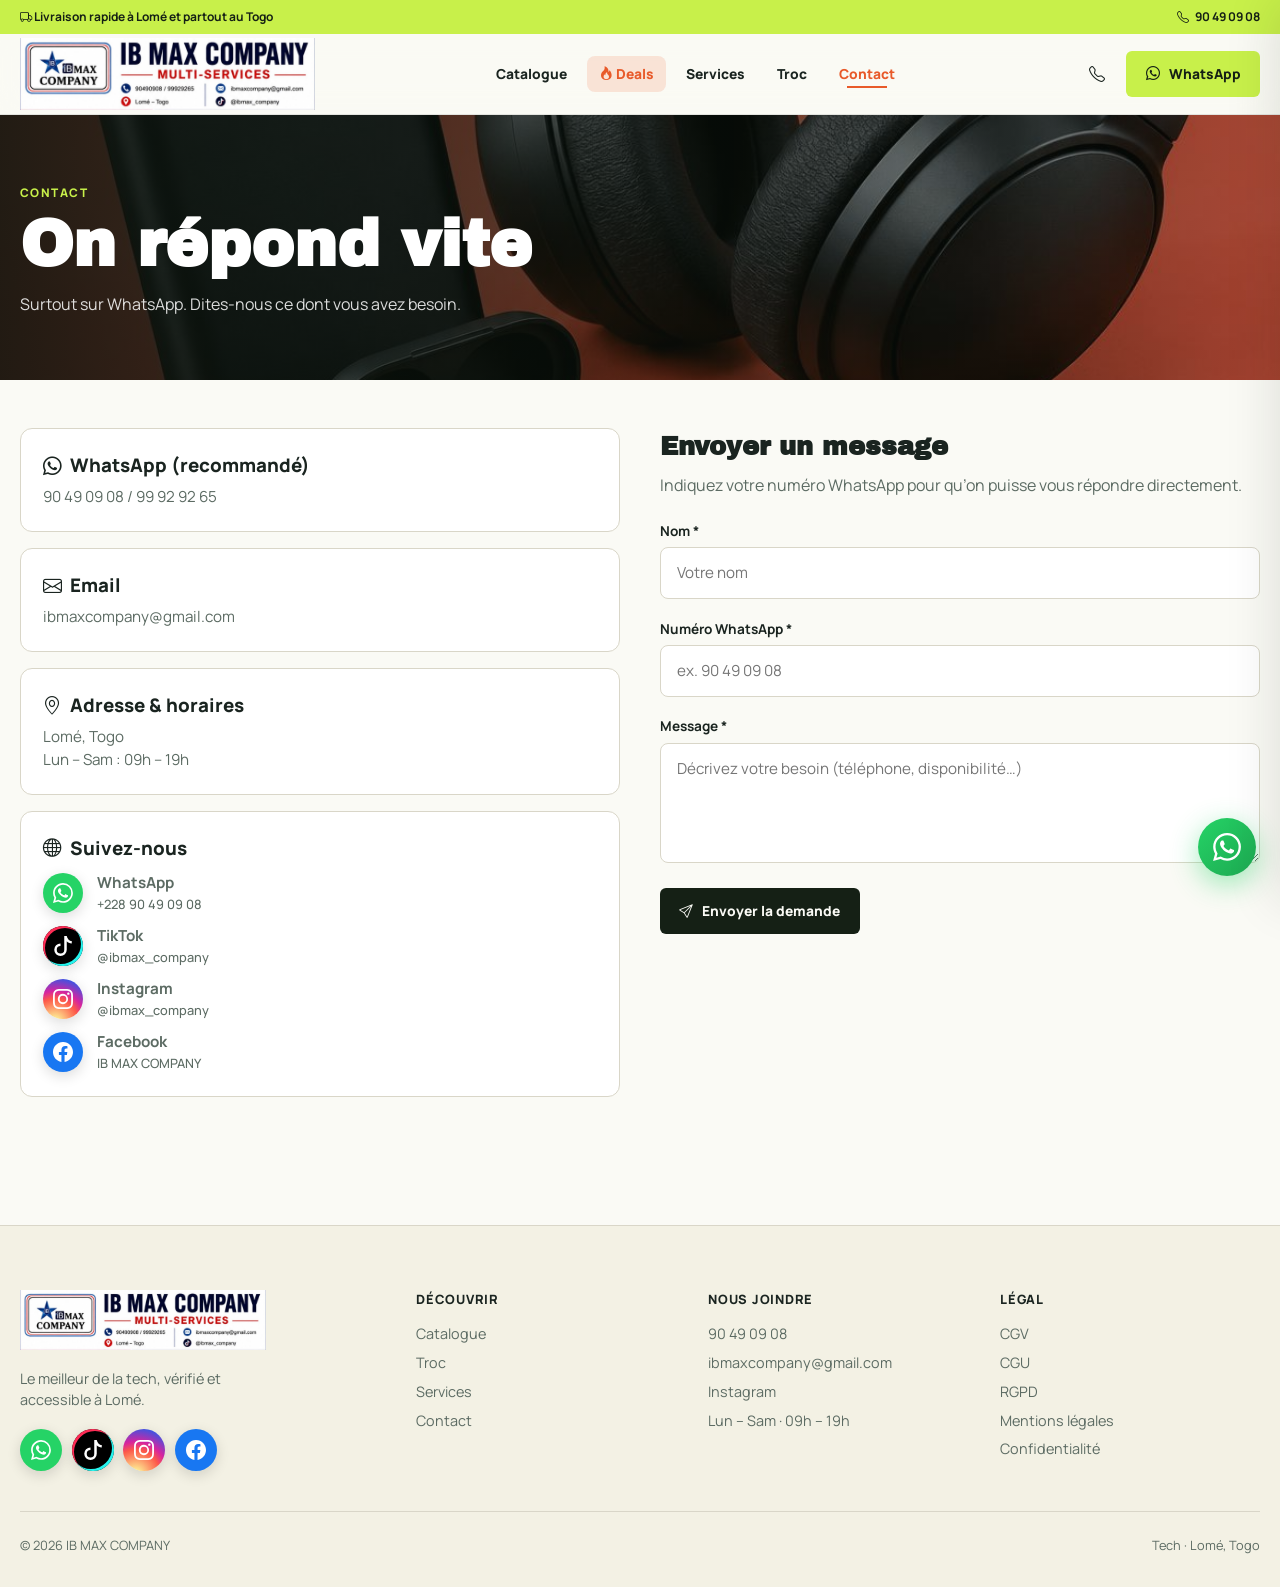
<file: contact.html>
<!DOCTYPE html>
<html lang="fr">
<head>
  <meta charset="UTF-8">
  <meta name="viewport" content="width=device-width, initial-scale=1.0">
  <title>Contact — IB MAX COMPANY Lomé | WhatsApp 90 49 09 08, Instagram, TikTok, Facebook</title>
  <meta name="description" content="Contactez IB MAX COMPANY à Lomé, Togo : WhatsApp +228 90 49 09 08, téléphone, email, Facebook, Instagram et TikTok. Ouvert du lundi au samedi, 9h à 19h.">
  <meta name="keywords" content="contact IB MAX COMPANY, WhatsApp IB MAX, boutique téléphone Lomé adresse, numéro IB MAX COMPANY, IB MAX Instagram, IB MAX TikTok, IB MAX Facebook, IB MAX COMPANY, IB MAX, Lomé, Togo">
  <meta name="author" content="IB MAX COMPANY">
  <meta name="robots" content="index, follow, max-image-preview:large, max-snippet:-1, max-video-preview:-1">
  <link rel="canonical" href="https://ibmaxcompany.com/contact.html">
  <link rel="alternate" hreflang="fr" href="https://ibmaxcompany.com/contact.html">
  <link rel="alternate" hreflang="x-default" href="https://ibmaxcompany.com/contact.html">
  <meta name="geo.region" content="TG-M">
  <meta name="geo.placename" content="Lomé">
  <meta name="geo.position" content="6.1319;1.2228">
  <meta name="ICBM" content="6.1319, 1.2228">
  <meta property="og:type" content="website">
  <meta property="og:site_name" content="IB MAX COMPANY">
  <meta property="og:locale" content="fr_FR">
  <meta property="og:url" content="https://ibmaxcompany.com/contact.html">
  <meta property="og:title" content="Contact — IB MAX COMPANY Lomé | WhatsApp 90 49 09 08, Instagram, TikTok, Facebook">
  <meta property="og:description" content="Contactez IB MAX COMPANY à Lomé, Togo : WhatsApp +228 90 49 09 08, téléphone, email, Facebook, Instagram et TikTok. Ouvert du lundi au samedi, 9h à 19h.">
  <meta property="og:image" content="https://ibmaxcompany.com/images/og-image.jpg">
  <meta property="og:image:width" content="1200">
  <meta property="og:image:height" content="630">
  <meta property="og:image:alt" content="IB MAX COMPANY — iPhone, MacBook, audio et accessoires à Lomé">
  <meta name="twitter:card" content="summary_large_image">
  <meta name="twitter:title" content="Contact — IB MAX COMPANY Lomé | WhatsApp 90 49 09 08, Instagram, TikTok, Facebook">
  <meta name="twitter:description" content="Contactez IB MAX COMPANY à Lomé, Togo : WhatsApp +228 90 49 09 08, téléphone, email, Facebook, Instagram et TikTok. Ouvert du lundi au samedi, 9h à 19h.">
  <meta name="twitter:image" content="https://ibmaxcompany.com/images/og-image.jpg">
  <link rel="icon" type="image/png" sizes="192x192" href="images/icon-192.png">
  <link rel="icon" type="image/png" sizes="512x512" href="images/icon-512.png">
  <link rel="apple-touch-icon" href="images/apple-touch-icon.png">
  <meta name="theme-color" content="#c8f04a">
  <link rel="manifest" href="manifest.webmanifest">
  <link rel="preconnect" href="https://fonts.googleapis.com">
  <link rel="preconnect" href="https://fonts.gstatic.com" crossorigin>
  <link rel="dns-prefetch" href="https://wa.me">
  <link rel="dns-prefetch" href="https://www.instagram.com">
  <link rel="dns-prefetch" href="https://www.facebook.com">
  <link rel="dns-prefetch" href="https://www.tiktok.com">
  <link rel="preload" as="style" href="css/style.css">
  <link rel="preload" as="script" href="js/products.js">
  <link rel="preload" as="script" href="js/script.js">
  <link href="https://fonts.googleapis.com/css2?family=Archivo+Black&family=Manrope:wght@400;500;600;700;800&display=swap" rel="stylesheet">
  <link href="https://cdn.jsdelivr.net/npm/bootstrap-icons@1.11.3/font/bootstrap-icons.min.css" rel="stylesheet">
  <link rel="stylesheet" href="css/style.css">
  <script type="application/ld+json">{"@context":"https://schema.org","@type":"BreadcrumbList","itemListElement":[{"@type":"ListItem","position":1,"name":"Accueil","item":"https://ibmaxcompany.com/"},{"@type":"ListItem","position":2,"name":"Contact","item":"https://ibmaxcompany.com/contact.html"}]}</script>
  <script type="application/ld+json">{"@context":"https://schema.org","@type":"ContactPage","name":"Contact IB MAX COMPANY","url":"https://ibmaxcompany.com/contact.html","inLanguage":"fr","about":{"@id":"https://ibmaxcompany.com/#organization"}}</script>
</head>
<body>

  <div class="announcement-bar">
    <div class="site-container">
      <span><i class="bi bi-truck"></i> Livraison rapide à Lomé et partout au Togo</span>
      <a href="tel:+22890490908" style="display:inline-flex;align-items:center;gap:6px"><i class="bi bi-telephone"></i> 90 49 09 08</a>
    </div>
  </div>

  <header class="site-header">
    <div class="site-container">
      <a href="index.html" class="brand-mark" aria-label="IB MAX COMPANY"><img src="images/logo.jpeg" alt="IB MAX COMPANY" width="295" height="72"></a>
      <nav class="nav-desktop" aria-label="Navigation">
        <a class="nav-link" href="catalogue.html">Catalogue</a>
        <a class="nav-link nav-deals" href="catalogue.html?cat=Deals"><i class="bi bi-fire"></i> Deals</a>
        <a class="nav-link" href="services.html">Services</a>
        <a class="nav-link" href="troc.html">Troc</a>
        <a class="nav-link active" href="contact.html">Contact</a>
      </nav>
      <div class="header-actions">
        <a class="icon-button" href="tel:+22890490908" aria-label="Appeler"><i class="bi bi-telephone"></i></a>
        <a class="button button-primary" href="https://wa.me/22890490908?text=Bonjour%20IB%20MAX%2C%20je%20souhaite%20avoir%20des%20informations." target="_blank" rel="noopener"><i class="bi bi-whatsapp" aria-hidden="true"></i> WhatsApp</a>
      </div>
      <button class="menu-toggle" id="menuToggle" aria-label="Menu"><span></span><span></span><span></span></button>
    </div>
  </header>

  <div class="mobile-menu" id="mobileMenu">
    <div style="display:flex;align-items:center;justify-content:space-between">
      <span class="brand-mark"><img src="images/logo.jpeg" alt="IB MAX COMPANY" width="295" height="72"></span>
      <button class="icon-button" id="menuClose" aria-label="Fermer"><i class="bi bi-x"></i></button>
    </div>
    <nav style="margin-top:2.5rem;margin-bottom:auto;display:flex;flex-direction:column">
      <a class="mobile-link" href="index.html">Accueil</a>
      <a class="mobile-link" href="catalogue.html">Catalogue</a>
      <a class="mobile-link" href="catalogue.html?cat=Deals"><i class="bi bi-fire"></i> Deals</a>
      <a class="mobile-link" href="services.html">Services</a>
      <a class="mobile-link" href="troc.html">Troc</a>
      <a class="mobile-link" href="contact.html">Contact</a>
    </nav>

      <div class="social-links social-links--mobile" aria-label="Réseaux sociaux IB MAX COMPANY">
        <a class="social-btn sb-whatsapp" href="https://wa.me/22890490908" target="_blank" rel="noopener me" aria-label="WhatsApp +228 90 49 09 08" title="WhatsApp"><svg class="social-svg" viewBox="0 0 16 16" fill="currentColor" aria-hidden="true" focusable="false"><path d="M13.601 2.326A7.85 7.85 0 0 0 7.994 0C3.627 0 .068 3.558.064 7.926c0 1.399.366 2.76 1.057 3.965L0 16l4.204-1.102a7.9 7.9 0 0 0 3.79.965h.004c4.368 0 7.926-3.558 7.93-7.93A7.9 7.9 0 0 0 13.6 2.326zM7.994 14.521a6.6 6.6 0 0 1-3.356-.92l-.24-.144-2.494.654.666-2.433-.156-.251a6.56 6.56 0 0 1-1.007-3.505c0-3.626 2.957-6.584 6.591-6.584a6.56 6.56 0 0 1 4.66 1.931 6.56 6.56 0 0 1 1.928 4.66c-.004 3.639-2.961 6.592-6.592 6.592m3.615-4.934c-.197-.099-1.17-.578-1.353-.646-.182-.065-.315-.099-.445.099-.133.197-.513.646-.627.775-.114.133-.232.148-.43.05-.197-.1-.836-.308-1.592-.985-.59-.525-.985-1.175-1.103-1.372-.114-.198-.011-.304.088-.403.087-.088.197-.232.296-.346.1-.114.133-.198.198-.33.065-.134.034-.248-.015-.347-.05-.099-.445-1.076-.612-1.47-.16-.389-.323-.335-.445-.34-.114-.007-.247-.007-.38-.007a.73.73 0 0 0-.529.247c-.182.198-.691.677-.691 1.654s.71 1.916.81 2.049c.098.133 1.394 2.132 3.383 2.992.47.205.84.326 1.129.418.475.152.904.129 1.246.08.38-.058 1.171-.48 1.338-.943.164-.464.164-.86.114-.943-.049-.084-.182-.133-.38-.232"/></svg></a>
        <a class="social-btn sb-tiktok" href="https://www.tiktok.com/@ibmax_company" target="_blank" rel="noopener me" aria-label="TikTok @ibmax_company" title="TikTok"><svg class="social-svg" viewBox="0 0 16 16" fill="currentColor" aria-hidden="true" focusable="false"><path d="M9 0h1.98c.144.715.54 1.617 1.235 2.512C12.895 3.389 13.797 4 15 4v2c-1.753 0-3.07-.814-4-1.829V11a5 5 0 1 1-5-5v2a3 3 0 1 0 3 3z"/></svg></a>
        <a class="social-btn sb-instagram" href="https://www.instagram.com/ibmax_company" target="_blank" rel="noopener me" aria-label="Instagram @ibmax_company" title="Instagram"><svg class="social-svg" viewBox="0 0 16 16" fill="currentColor" aria-hidden="true" focusable="false"><path d="M8 0C5.829 0 5.556.01 4.703.048 3.85.088 3.269.222 2.76.42a3.9 3.9 0 0 0-1.417.923A3.9 3.9 0 0 0 .42 2.76C.222 3.268.087 3.85.048 4.7.01 5.555 0 5.827 0 8.001c0 2.172.01 2.444.048 3.297.04.852.174 1.433.372 1.942.205.526.478.972.923 1.417.444.445.89.719 1.416.923.51.198 1.09.333 1.942.372C5.555 15.99 5.827 16 8 16s2.444-.01 3.298-.048c.851-.04 1.434-.174 1.943-.372a3.9 3.9 0 0 0 1.416-.923c.445-.445.718-.891.923-1.417.197-.509.332-1.09.372-1.942C15.99 10.445 16 10.173 16 8s-.01-2.445-.048-3.299c-.04-.851-.175-1.433-.372-1.941a3.9 3.9 0 0 0-.923-1.417A3.9 3.9 0 0 0 13.24.42c-.51-.198-1.092-.333-1.943-.372C10.443.01 10.172 0 7.998 0zm-.717 1.442h.718c2.136 0 2.389.007 3.232.046.78.035 1.204.166 1.486.275.373.145.64.319.92.599s.453.546.598.92c.11.281.24.705.275 1.485.039.843.047 1.096.047 3.231s-.008 2.389-.047 3.232c-.035.78-.166 1.203-.275 1.485a2.5 2.5 0 0 1-.599.919c-.28.28-.546.453-.92.598-.28.11-.704.24-1.485.276-.843.038-1.096.047-3.232.047s-2.39-.009-3.233-.047c-.78-.036-1.203-.166-1.485-.276a2.5 2.5 0 0 1-.92-.598 2.5 2.5 0 0 1-.6-.92c-.109-.281-.24-.705-.275-1.485-.038-.843-.046-1.096-.046-3.233s.008-2.388.046-3.231c.036-.78.166-1.204.276-1.486.145-.373.319-.64.599-.92s.546-.453.92-.598c.282-.11.705-.24 1.485-.276.738-.034 1.024-.044 2.515-.045zm4.988 1.328a.96.96 0 1 0 0 1.92.96.96 0 0 0 0-1.92m-4.27 1.122a4.109 4.109 0 1 0 0 8.217 4.109 4.109 0 0 0 0-8.217m0 1.441a2.667 2.667 0 1 1 0 5.334 2.667 2.667 0 0 1 0-5.334"/></svg></a>
        <a class="social-btn sb-facebook" href="https://www.facebook.com/share/1EzmM8azvQ/?mibextid=wwXIfr" target="_blank" rel="noopener me" aria-label="Facebook IB MAX COMPANY" title="Facebook"><svg class="social-svg" viewBox="0 0 16 16" fill="currentColor" aria-hidden="true" focusable="false"><path d="M16 8.049c0-4.446-3.582-8.05-8-8.05C3.58 0-.002 3.603-.002 8.05c0 4.017 2.926 7.347 6.75 7.951v-5.625h-2.03V8.05H6.75V6.275c0-2.017 1.195-3.131 3.022-3.131.876 0 1.791.157 1.791.157v1.98h-1.009c-.993 0-1.303.621-1.303 1.258v1.51h2.218l-.354 2.326H9.25V16c3.824-.604 6.75-3.934 6.75-7.951"/></svg></a>
      </div>
    <a class="button button-primary" style="margin-top:1rem" href="https://wa.me/22890490908" target="_blank" rel="noopener"><i class="bi bi-whatsapp" aria-hidden="true"></i> Écrire sur WhatsApp</a>
  </div>
  <button class="menu-backdrop hidden" id="menuBackdrop" aria-label="Fermer"></button>

  <main>
    <section class="page-hero has-photo" style="--hero-img:url('../images/ibmax-accessories.jpg')">
      <div class="site-container">
        <span class="section-kicker">Contact</span>
        <h1>On répond vite</h1>
        <p>Surtout sur WhatsApp. Dites-nous ce dont vous avez besoin.</p>
      </div>
    </section>
    <section class="site-container" style="padding: 3rem 0 5rem">
      <div class="contact-grid">
        <div>
          <div class="contact-card"><h3><i class="bi bi-whatsapp"></i> WhatsApp (recommandé)</h3><p><a href="https://wa.me/22890490908" target="_blank" rel="noopener">90 49 09 08</a> / <a href="https://wa.me/22899929265" target="_blank" rel="noopener">99 92 92 65</a></p></div>
          <div class="contact-card"><h3><i class="bi bi-envelope"></i> Email</h3><p><a href="mailto:ibmaxcompany@gmail.com">ibmaxcompany@gmail.com</a></p></div>
          <div class="contact-card"><h3><i class="bi bi-geo-alt"></i> Adresse & horaires</h3><p>Lomé, Togo<br>Lun – Sam : 09h – 19h</p></div>
          <div class="contact-card"><h3><i class="bi bi-globe"></i> Suivez-nous</h3>
            <ul class="social-list">
              <li><a href="https://wa.me/22890490908" target="_blank" rel="noopener"><span class="social-btn sb-whatsapp"><svg class="social-svg" viewBox="0 0 16 16" fill="currentColor" aria-hidden="true" focusable="false"><path d="M13.601 2.326A7.85 7.85 0 0 0 7.994 0C3.627 0 .068 3.558.064 7.926c0 1.399.366 2.76 1.057 3.965L0 16l4.204-1.102a7.9 7.9 0 0 0 3.79.965h.004c4.368 0 7.926-3.558 7.93-7.93A7.9 7.9 0 0 0 13.6 2.326zM7.994 14.521a6.6 6.6 0 0 1-3.356-.92l-.24-.144-2.494.654.666-2.433-.156-.251a6.56 6.56 0 0 1-1.007-3.505c0-3.626 2.957-6.584 6.591-6.584a6.56 6.56 0 0 1 4.66 1.931 6.56 6.56 0 0 1 1.928 4.66c-.004 3.639-2.961 6.592-6.592 6.592m3.615-4.934c-.197-.099-1.17-.578-1.353-.646-.182-.065-.315-.099-.445.099-.133.197-.513.646-.627.775-.114.133-.232.148-.43.05-.197-.1-.836-.308-1.592-.985-.59-.525-.985-1.175-1.103-1.372-.114-.198-.011-.304.088-.403.087-.088.197-.232.296-.346.1-.114.133-.198.198-.33.065-.134.034-.248-.015-.347-.05-.099-.445-1.076-.612-1.47-.16-.389-.323-.335-.445-.34-.114-.007-.247-.007-.38-.007a.73.73 0 0 0-.529.247c-.182.198-.691.677-.691 1.654s.71 1.916.81 2.049c.098.133 1.394 2.132 3.383 2.992.47.205.84.326 1.129.418.475.152.904.129 1.246.08.38-.058 1.171-.48 1.338-.943.164-.464.164-.86.114-.943-.049-.084-.182-.133-.38-.232"/></svg></span><span>WhatsApp<small>+228 90 49 09 08</small></span></a></li>
              <li><a href="https://www.tiktok.com/@ibmax_company" target="_blank" rel="noopener me"><span class="social-btn sb-tiktok"><svg class="social-svg" viewBox="0 0 16 16" fill="currentColor" aria-hidden="true" focusable="false"><path d="M9 0h1.98c.144.715.54 1.617 1.235 2.512C12.895 3.389 13.797 4 15 4v2c-1.753 0-3.07-.814-4-1.829V11a5 5 0 1 1-5-5v2a3 3 0 1 0 3 3z"/></svg></span><span>TikTok<small>@ibmax_company</small></span></a></li>
              <li><a href="https://www.instagram.com/ibmax_company" target="_blank" rel="noopener me"><span class="social-btn sb-instagram"><svg class="social-svg" viewBox="0 0 16 16" fill="currentColor" aria-hidden="true" focusable="false"><path d="M8 0C5.829 0 5.556.01 4.703.048 3.85.088 3.269.222 2.76.42a3.9 3.9 0 0 0-1.417.923A3.9 3.9 0 0 0 .42 2.76C.222 3.268.087 3.85.048 4.7.01 5.555 0 5.827 0 8.001c0 2.172.01 2.444.048 3.297.04.852.174 1.433.372 1.942.205.526.478.972.923 1.417.444.445.89.719 1.416.923.51.198 1.09.333 1.942.372C5.555 15.99 5.827 16 8 16s2.444-.01 3.298-.048c.851-.04 1.434-.174 1.943-.372a3.9 3.9 0 0 0 1.416-.923c.445-.445.718-.891.923-1.417.197-.509.332-1.09.372-1.942C15.99 10.445 16 10.173 16 8s-.01-2.445-.048-3.299c-.04-.851-.175-1.433-.372-1.941a3.9 3.9 0 0 0-.923-1.417A3.9 3.9 0 0 0 13.24.42c-.51-.198-1.092-.333-1.943-.372C10.443.01 10.172 0 7.998 0zm-.717 1.442h.718c2.136 0 2.389.007 3.232.046.78.035 1.204.166 1.486.275.373.145.64.319.92.599s.453.546.598.92c.11.281.24.705.275 1.485.039.843.047 1.096.047 3.231s-.008 2.389-.047 3.232c-.035.78-.166 1.203-.275 1.485a2.5 2.5 0 0 1-.599.919c-.28.28-.546.453-.92.598-.28.11-.704.24-1.485.276-.843.038-1.096.047-3.232.047s-2.39-.009-3.233-.047c-.78-.036-1.203-.166-1.485-.276a2.5 2.5 0 0 1-.92-.598 2.5 2.5 0 0 1-.6-.92c-.109-.281-.24-.705-.275-1.485-.038-.843-.046-1.096-.046-3.233s.008-2.388.046-3.231c.036-.78.166-1.204.276-1.486.145-.373.319-.64.599-.92s.546-.453.92-.598c.282-.11.705-.24 1.485-.276.738-.034 1.024-.044 2.515-.045zm4.988 1.328a.96.96 0 1 0 0 1.92.96.96 0 0 0 0-1.92m-4.27 1.122a4.109 4.109 0 1 0 0 8.217 4.109 4.109 0 0 0 0-8.217m0 1.441a2.667 2.667 0 1 1 0 5.334 2.667 2.667 0 0 1 0-5.334"/></svg></span><span>Instagram<small>@ibmax_company</small></span></a></li>
              <li><a href="https://www.facebook.com/share/1EzmM8azvQ/?mibextid=wwXIfr" target="_blank" rel="noopener me"><span class="social-btn sb-facebook"><svg class="social-svg" viewBox="0 0 16 16" fill="currentColor" aria-hidden="true" focusable="false"><path d="M16 8.049c0-4.446-3.582-8.05-8-8.05C3.58 0-.002 3.603-.002 8.05c0 4.017 2.926 7.347 6.75 7.951v-5.625h-2.03V8.05H6.75V6.275c0-2.017 1.195-3.131 3.022-3.131.876 0 1.791.157 1.791.157v1.98h-1.009c-.993 0-1.303.621-1.303 1.258v1.51h2.218l-.354 2.326H9.25V16c3.824-.604 6.75-3.934 6.75-7.951"/></svg></span><span>Facebook<small>IB MAX COMPANY</small></span></a></li>
            </ul></div>
        </div>
        <div>
          <h2 style="font-family:var(--font-display);font-size:1.6rem;margin-bottom:0.4rem">Envoyer un message</h2>
          <p style="color:var(--muted-foreground);margin-bottom:1.5rem">Indiquez votre numéro WhatsApp pour qu’on puisse vous répondre directement.</p>
          <form id="contactForm" novalidate>
            <!-- Honeypot anti-spam -->
            <div class="form-group hp-field" aria-hidden="true" style="display:none;position:absolute;left:-9999px">
              <label for="hp_website">Ne remplissez pas ce champ</label>
              <input type="text" id="hp_website" name="website" tabindex="-1" autocomplete="off">
            </div>
            <div class="form-group"><label for="cName">Nom *</label><input type="text" id="cName" name="nom" required placeholder="Votre nom"></div>
            <div class="form-group">
              <label for="cPhone">Numéro WhatsApp *</label>
              <input type="tel" id="cPhone" name="telephone" required placeholder="ex. 90 49 09 08" inputmode="tel" autocomplete="tel">
            </div>
            <div class="form-group"><label for="cMsg">Message *</label><textarea id="cMsg" name="message" required placeholder="Décrivez votre besoin (téléphone, disponibilité…)"></textarea></div>
            <button type="submit" class="button button-dark" id="contactSubmitBtn">
              <i class="bi bi-send"></i> Envoyer la demande
            </button>
            <p id="contactFeedback" style="margin-top:0.8rem;font-size:0.9rem;display:none"></p>
          </form>
        </div>
      </div>
    </section>
  </main>

  <footer class="site-footer">
    <div class="site-container footer-top">
      <div class="footer-brand">
        <span class="brand-mark"><img src="images/logo.jpeg" alt="IB MAX COMPANY" width="295" height="72"></span>
        <p>Le meilleur de la tech, vérifié et accessible à Lomé.</p>
        <div class="social-links" aria-label="Réseaux sociaux IB MAX COMPANY">
          <a class="social-btn sb-whatsapp" href="https://wa.me/22890490908" target="_blank" rel="noopener me" aria-label="WhatsApp +228 90 49 09 08" title="WhatsApp"><svg class="social-svg" viewBox="0 0 16 16" fill="currentColor" aria-hidden="true" focusable="false"><path d="M13.601 2.326A7.85 7.85 0 0 0 7.994 0C3.627 0 .068 3.558.064 7.926c0 1.399.366 2.76 1.057 3.965L0 16l4.204-1.102a7.9 7.9 0 0 0 3.79.965h.004c4.368 0 7.926-3.558 7.93-7.93A7.9 7.9 0 0 0 13.6 2.326zM7.994 14.521a6.6 6.6 0 0 1-3.356-.92l-.24-.144-2.494.654.666-2.433-.156-.251a6.56 6.56 0 0 1-1.007-3.505c0-3.626 2.957-6.584 6.591-6.584a6.56 6.56 0 0 1 4.66 1.931 6.56 6.56 0 0 1 1.928 4.66c-.004 3.639-2.961 6.592-6.592 6.592m3.615-4.934c-.197-.099-1.17-.578-1.353-.646-.182-.065-.315-.099-.445.099-.133.197-.513.646-.627.775-.114.133-.232.148-.43.05-.197-.1-.836-.308-1.592-.985-.59-.525-.985-1.175-1.103-1.372-.114-.198-.011-.304.088-.403.087-.088.197-.232.296-.346.1-.114.133-.198.198-.33.065-.134.034-.248-.015-.347-.05-.099-.445-1.076-.612-1.47-.16-.389-.323-.335-.445-.34-.114-.007-.247-.007-.38-.007a.73.73 0 0 0-.529.247c-.182.198-.691.677-.691 1.654s.71 1.916.81 2.049c.098.133 1.394 2.132 3.383 2.992.47.205.84.326 1.129.418.475.152.904.129 1.246.08.38-.058 1.171-.48 1.338-.943.164-.464.164-.86.114-.943-.049-.084-.182-.133-.38-.232"/></svg></a>
          <a class="social-btn sb-tiktok" href="https://www.tiktok.com/@ibmax_company" target="_blank" rel="noopener me" aria-label="TikTok @ibmax_company" title="TikTok"><svg class="social-svg" viewBox="0 0 16 16" fill="currentColor" aria-hidden="true" focusable="false"><path d="M9 0h1.98c.144.715.54 1.617 1.235 2.512C12.895 3.389 13.797 4 15 4v2c-1.753 0-3.07-.814-4-1.829V11a5 5 0 1 1-5-5v2a3 3 0 1 0 3 3z"/></svg></a>
          <a class="social-btn sb-instagram" href="https://www.instagram.com/ibmax_company" target="_blank" rel="noopener me" aria-label="Instagram @ibmax_company" title="Instagram"><svg class="social-svg" viewBox="0 0 16 16" fill="currentColor" aria-hidden="true" focusable="false"><path d="M8 0C5.829 0 5.556.01 4.703.048 3.85.088 3.269.222 2.76.42a3.9 3.9 0 0 0-1.417.923A3.9 3.9 0 0 0 .42 2.76C.222 3.268.087 3.85.048 4.7.01 5.555 0 5.827 0 8.001c0 2.172.01 2.444.048 3.297.04.852.174 1.433.372 1.942.205.526.478.972.923 1.417.444.445.89.719 1.416.923.51.198 1.09.333 1.942.372C5.555 15.99 5.827 16 8 16s2.444-.01 3.298-.048c.851-.04 1.434-.174 1.943-.372a3.9 3.9 0 0 0 1.416-.923c.445-.445.718-.891.923-1.417.197-.509.332-1.09.372-1.942C15.99 10.445 16 10.173 16 8s-.01-2.445-.048-3.299c-.04-.851-.175-1.433-.372-1.941a3.9 3.9 0 0 0-.923-1.417A3.9 3.9 0 0 0 13.24.42c-.51-.198-1.092-.333-1.943-.372C10.443.01 10.172 0 7.998 0zm-.717 1.442h.718c2.136 0 2.389.007 3.232.046.78.035 1.204.166 1.486.275.373.145.64.319.92.599s.453.546.598.92c.11.281.24.705.275 1.485.039.843.047 1.096.047 3.231s-.008 2.389-.047 3.232c-.035.78-.166 1.203-.275 1.485a2.5 2.5 0 0 1-.599.919c-.28.28-.546.453-.92.598-.28.11-.704.24-1.485.276-.843.038-1.096.047-3.232.047s-2.39-.009-3.233-.047c-.78-.036-1.203-.166-1.485-.276a2.5 2.5 0 0 1-.92-.598 2.5 2.5 0 0 1-.6-.92c-.109-.281-.24-.705-.275-1.485-.038-.843-.046-1.096-.046-3.233s.008-2.388.046-3.231c.036-.78.166-1.204.276-1.486.145-.373.319-.64.599-.92s.546-.453.92-.598c.282-.11.705-.24 1.485-.276.738-.034 1.024-.044 2.515-.045zm4.988 1.328a.96.96 0 1 0 0 1.92.96.96 0 0 0 0-1.92m-4.27 1.122a4.109 4.109 0 1 0 0 8.217 4.109 4.109 0 0 0 0-8.217m0 1.441a2.667 2.667 0 1 1 0 5.334 2.667 2.667 0 0 1 0-5.334"/></svg></a>
          <a class="social-btn sb-facebook" href="https://www.facebook.com/share/1EzmM8azvQ/?mibextid=wwXIfr" target="_blank" rel="noopener me" aria-label="Facebook IB MAX COMPANY" title="Facebook"><svg class="social-svg" viewBox="0 0 16 16" fill="currentColor" aria-hidden="true" focusable="false"><path d="M16 8.049c0-4.446-3.582-8.05-8-8.05C3.58 0-.002 3.603-.002 8.05c0 4.017 2.926 7.347 6.75 7.951v-5.625h-2.03V8.05H6.75V6.275c0-2.017 1.195-3.131 3.022-3.131.876 0 1.791.157 1.791.157v1.98h-1.009c-.993 0-1.303.621-1.303 1.258v1.51h2.218l-.354 2.326H9.25V16c3.824-.604 6.75-3.934 6.75-7.951"/></svg></a>
        </div>
      </div>
      <div><h3>Découvrir</h3><a href="catalogue.html">Catalogue</a><a href="troc.html">Troc</a><a href="services.html">Services</a><a href="contact.html">Contact</a></div>
      <div><h3>Nous joindre</h3><a href="tel:+22890490908">90 49 09 08</a><a href="mailto:ibmaxcompany@gmail.com">ibmaxcompany@gmail.com</a><a href="https://www.instagram.com/ibmax_company" target="_blank" rel="noopener">Instagram</a><span>Lun – Sam · 09h – 19h</span></div>
      <div><h3>Légal</h3><a href="cgv.html">CGV</a><a href="cgu.html">CGU</a><a href="rgpd.html">RGPD</a><a href="mentions-legales.html">Mentions légales</a><a href="politique-confidentialite.html">Confidentialité</a></div>
    </div>
    <div class="site-container footer-bottom"><span>© 2026 IB MAX COMPANY</span><span>Tech · Lomé, Togo</span></div>
  </footer>

  <a class="wa-float" href="https://wa.me/22890490908?text=Bonjour%20IB%20MAX" target="_blank" rel="noopener" aria-label="WhatsApp"><svg viewBox="0 0 24 24"><path d="M17.472 14.382c-.297-.149-1.758-.867-2.03-.967-.273-.099-.471-.148-.67.15-.197.297-.767.966-.94 1.164-.173.199-.347.223-.644.075-.297-.15-1.255-.463-2.39-1.475-.883-.788-1.48-1.761-1.653-2.059-.173-.297-.018-.458.13-.606.134-.133.298-.347.446-.52.149-.174.198-.298.298-.497.099-.198.05-.371-.025-.52-.075-.149-.669-1.612-.916-2.207-.242-.579-.487-.5-.669-.51-.173-.008-.371-.01-.57-.01-.198 0-.52.074-.792.372-.272.297-1.04 1.016-1.04 2.479 0 1.462 1.065 2.875 1.213 3.074.149.198 2.096 3.2 5.077 4.487.709.306 1.262.489 1.694.625.712.227 1.36.195 1.871.118.571-.085 1.758-.719 2.006-1.413.248-.694.248-1.289.173-1.413-.074-.124-.272-.198-.57-.347m-5.421 7.403h-.004a9.87 9.87 0 01-5.031-1.378l-.361-.214-3.741.982.998-3.648-.235-.374a9.86 9.86 0 01-1.51-5.26c.001-5.45 4.436-9.884 9.888-9.884 2.64 0 5.122 1.03 6.988 2.898a9.825 9.825 0 012.893 6.994c-.003 5.45-4.437 9.884-9.885 9.884m8.413-18.297A11.815 11.815 0 0012.05 0C5.495 0 .16 5.335.157 11.892c0 2.096.547 4.142 1.588 5.945L.057 24l6.305-1.654a11.882 11.882 0 005.683 1.448h.005c6.554 0 11.89-5.335 11.893-11.893a11.821 11.821 0 00-3.48-8.413z"/></svg></a>

  <script src="js/products.js"></script>
  <script src="js/script.js"></script>
  
</body>
</html>
</file>
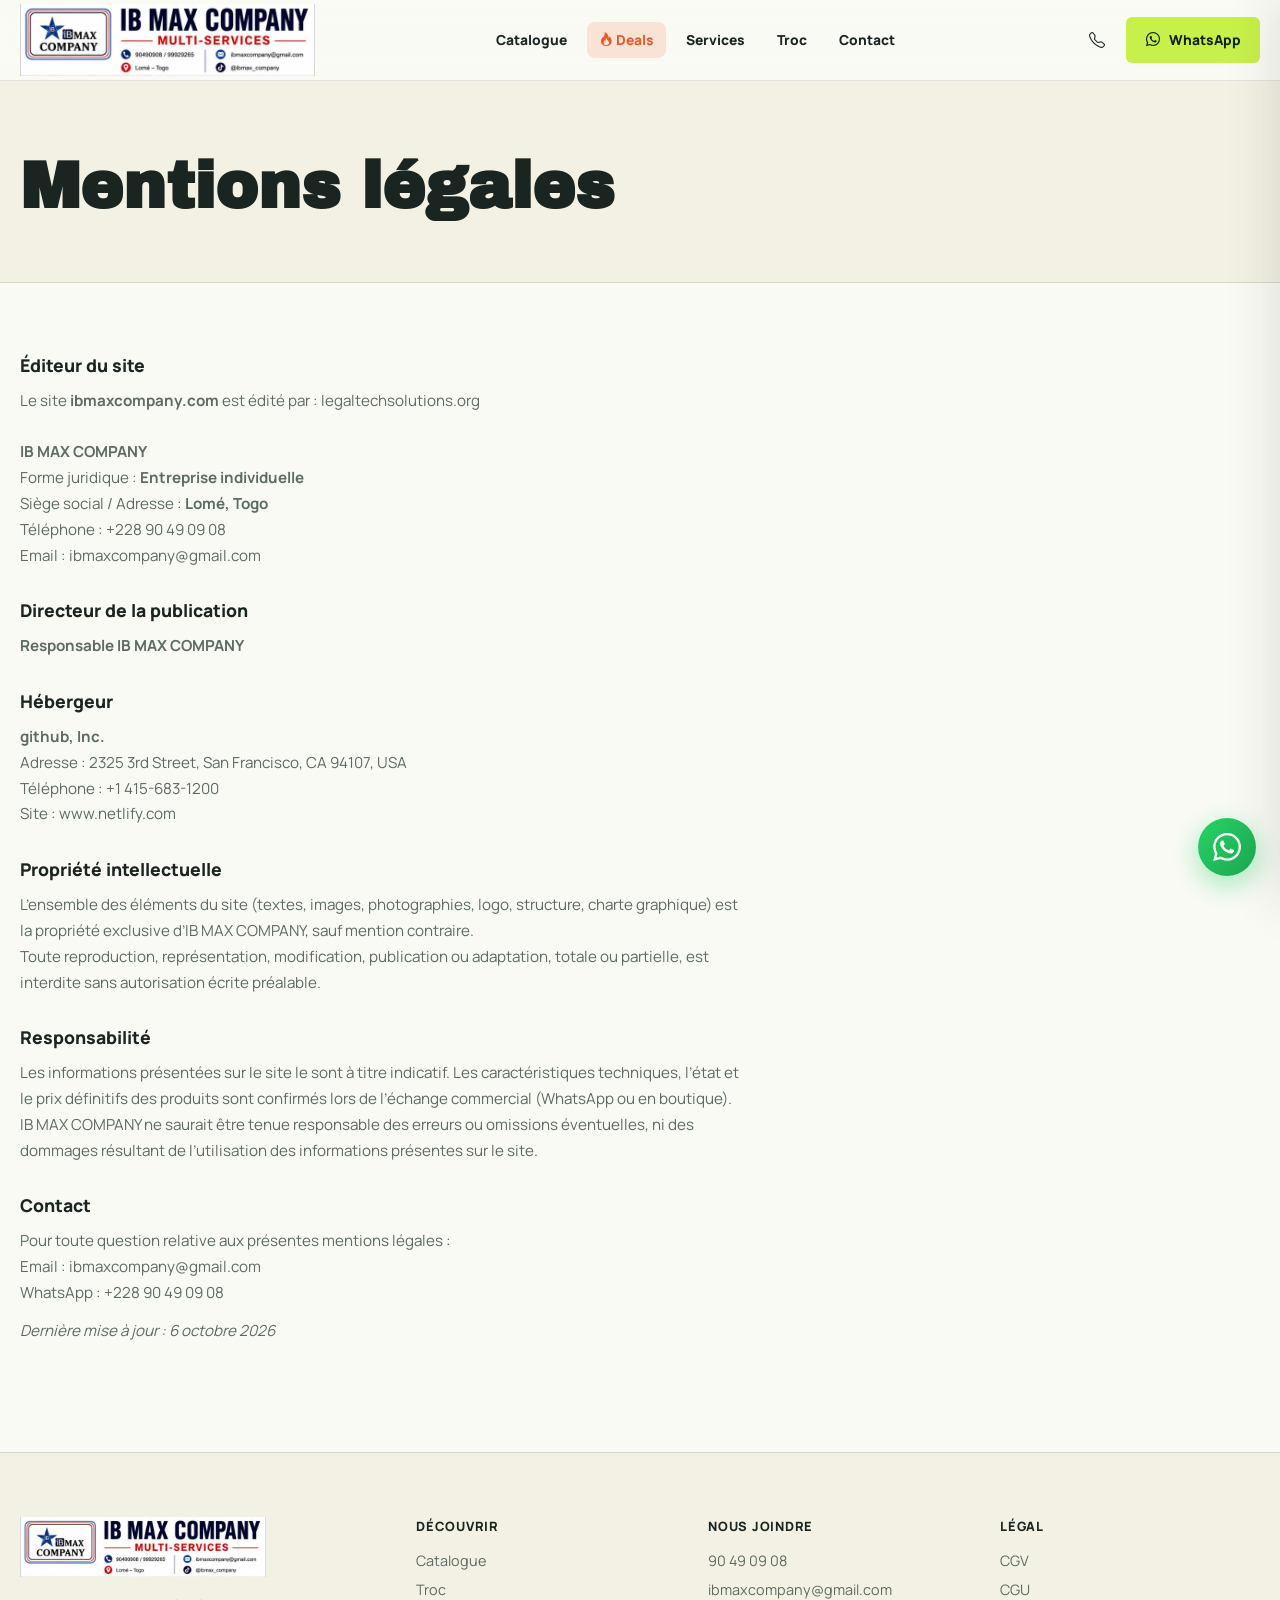
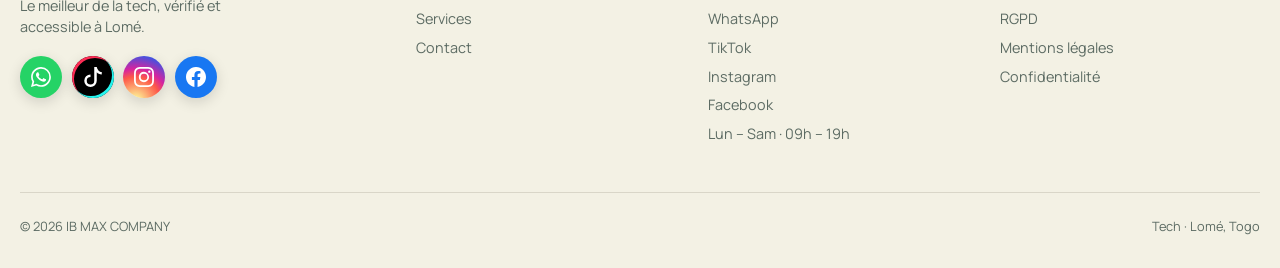
<file: mentions-legales.html>
<!DOCTYPE html>
<html lang="fr">
<head>
  <meta charset="UTF-8">
  <meta name="viewport" content="width=device-width, initial-scale=1.0">
  <title>Mentions légales — IB MAX COMPANY Lomé, Togo</title>
  <meta name="description" content="Mentions légales — IB MAX COMPANY, Lomé, Togo.">
  <meta name="author" content="IB MAX COMPANY">
  <meta name="robots" content="index, follow, max-image-preview:large, max-snippet:-1, max-video-preview:-1">
  <link rel="canonical" href="https://ibmaxcompany.com/mentions-legales.html">
  <link rel="alternate" hreflang="fr" href="https://ibmaxcompany.com/mentions-legales.html">
  <link rel="alternate" hreflang="x-default" href="https://ibmaxcompany.com/mentions-legales.html">
  <meta name="geo.region" content="TG-M">
  <meta name="geo.placename" content="Lomé">
  <meta name="geo.position" content="6.1319;1.2228">
  <meta name="ICBM" content="6.1319, 1.2228">
  <meta property="og:type" content="website">
  <meta property="og:site_name" content="IB MAX COMPANY">
  <meta property="og:locale" content="fr_FR">
  <meta property="og:url" content="https://ibmaxcompany.com/mentions-legales.html">
  <meta property="og:title" content="Mentions légales — IB MAX COMPANY Lomé, Togo">
  <meta property="og:description" content="Mentions légales — IB MAX COMPANY, Lomé, Togo.">
  <meta property="og:image" content="https://ibmaxcompany.com/images/og-image.jpg">
  <meta property="og:image:width" content="1200">
  <meta property="og:image:height" content="630">
  <meta property="og:image:alt" content="IB MAX COMPANY — iPhone, MacBook, audio et accessoires à Lomé">
  <meta name="twitter:card" content="summary_large_image">
  <meta name="twitter:title" content="Mentions légales — IB MAX COMPANY Lomé, Togo">
  <meta name="twitter:description" content="Mentions légales — IB MAX COMPANY, Lomé, Togo.">
  <meta name="twitter:image" content="https://ibmaxcompany.com/images/og-image.jpg">
  <link rel="icon" type="image/png" sizes="192x192" href="images/icon-192.png">
  <link rel="icon" type="image/png" sizes="512x512" href="images/icon-512.png">
  <link rel="apple-touch-icon" href="images/apple-touch-icon.png">
  <meta name="theme-color" content="#c8f04a">
  <link rel="manifest" href="manifest.webmanifest">
  <link rel="preconnect" href="https://fonts.googleapis.com">
  <link rel="preconnect" href="https://fonts.gstatic.com" crossorigin>
  <link rel="dns-prefetch" href="https://wa.me">
  <link rel="dns-prefetch" href="https://www.instagram.com">
  <link rel="dns-prefetch" href="https://www.facebook.com">
  <link rel="dns-prefetch" href="https://www.tiktok.com">
  <link rel="preload" as="style" href="css/style.css">
  <link rel="preload" as="script" href="js/products.js">
  <link rel="preload" as="script" href="js/script.js">
  <link href="https://fonts.googleapis.com/css2?family=Archivo+Black&family=Manrope:wght@400;500;600;700;800&display=swap" rel="stylesheet">
  <link href="https://cdn.jsdelivr.net/npm/bootstrap-icons@1.11.3/font/bootstrap-icons.min.css" rel="stylesheet">
  <link rel="stylesheet" href="css/style.css">
  <script type="application/ld+json">{"@context":"https://schema.org","@type":"BreadcrumbList","itemListElement":[{"@type":"ListItem","position":1,"name":"Accueil","item":"https://ibmaxcompany.com/"},{"@type":"ListItem","position":2,"name":"Mentions légales","item":"https://ibmaxcompany.com/mentions-legales.html"}]}</script>
</head>
<body>

  <header class="site-header">
    <div class="site-container">
      <a href="index.html" class="brand-mark" aria-label="IB MAX COMPANY"><img src="images/logo.jpeg" alt="IB MAX COMPANY" width="295" height="72"></a>
      <nav class="nav-desktop" aria-label="Navigation">
        <a class="nav-link" href="catalogue.html">Catalogue</a>
        <a class="nav-link nav-deals" href="catalogue.html?cat=Deals"><i class="bi bi-fire"></i> Deals</a>
        <a class="nav-link" href="services.html">Services</a>
        <a class="nav-link" href="troc.html">Troc</a>
        <a class="nav-link" href="contact.html">Contact</a>
      </nav>
      <div class="header-actions">
        <a class="icon-button" href="tel:+22890490908" aria-label="Appeler"><i class="bi bi-telephone"></i></a>
        <a class="button button-primary" href="https://wa.me/22890490908?text=Bonjour%20IB%20MAX%2C%20je%20souhaite%20avoir%20des%20informations." target="_blank" rel="noopener noreferrer"><i class="bi bi-whatsapp" aria-hidden="true"></i> WhatsApp</a>
      </div>
      <button class="menu-toggle" id="menuToggle" aria-label="Menu"><span></span><span></span><span></span></button>
    </div>
  </header>

  <div class="mobile-menu" id="mobileMenu">
    <div style="display:flex;align-items:center;justify-content:space-between">
      <span class="brand-mark"><img src="images/logo.jpeg" alt="IB MAX COMPANY" width="295" height="72"></span>
      <button class="icon-button" id="menuClose" aria-label="Fermer"><i class="bi bi-x"></i></button>
    </div>
    <nav style="margin-top:2.5rem;margin-bottom:auto;display:flex;flex-direction:column">
      <a class="mobile-link" href="index.html">Accueil</a>
      <a class="mobile-link" href="catalogue.html">Catalogue</a>
      <a class="mobile-link" href="catalogue.html?cat=Deals"><i class="bi bi-fire"></i> Deals</a>
      <a class="mobile-link" href="services.html">Services</a>
      <a class="mobile-link" href="troc.html">Troc</a>
      <a class="mobile-link" href="contact.html">Contact</a>
    </nav>
    <a class="button button-primary" style="margin-top:auto" href="https://wa.me/22890490908" target="_blank" rel="noopener noreferrer"><i class="bi bi-whatsapp" aria-hidden="true"></i> Écrire sur WhatsApp</a>
  </div>
  <button class="menu-backdrop hidden" id="menuBackdrop" aria-label="Fermer"></button>

  <main>
    <section class="page-hero"><div class="site-container"><h1>Mentions légales</h1></div></section>
    <section class="site-container"><div class="legal-content">

      <h2>Éditeur du site</h2>
      <p>
        Le site <strong>ibmaxcompany.com</strong> est édité par : legaltechsolutions.org<br><br>
        <strong>IB MAX COMPANY</strong><br>
        Forme juridique : <strong>Entreprise individuelle</strong><br>
        Siège social / Adresse : <strong>Lomé, Togo</strong><br>
        Téléphone : +228 90 49 09 08<br>
        Email : ibmaxcompany@gmail.com<br>
      </p>

      <h2>Directeur de la publication</h2>
      <p>
        <strong>Responsable IB MAX COMPANY</strong>
      </p>

      <h2>Hébergeur</h2>
      <p>
        <strong>github, Inc.</strong><br>
        Adresse : 2325 3rd Street, San Francisco, CA 94107, USA<br>
        Téléphone : +1 415-683-1200<br>
        Site : <a href="https://www.netlify.com" target="_blank" rel="noopener noreferrer">www.netlify.com</a>
      </p>

      <h2>Propriété intellectuelle</h2>
      <p>
        L’ensemble des éléments du site (textes, images, photographies, logo, structure, charte graphique) est la propriété exclusive d’IB MAX COMPANY, sauf mention contraire.<br>
        Toute reproduction, représentation, modification, publication ou adaptation, totale ou partielle, est interdite sans autorisation écrite préalable.
      </p>

      <h2>Responsabilité</h2>
      <p>
        Les informations présentées sur le site le sont à titre indicatif. Les caractéristiques techniques, l’état et le prix définitifs des produits sont confirmés lors de l’échange commercial (WhatsApp ou en boutique).<br>
        IB MAX COMPANY ne saurait être tenue responsable des erreurs ou omissions éventuelles, ni des dommages résultant de l’utilisation des informations présentes sur le site.
      </p>

      <h2>Contact</h2>
      <p>
        Pour toute question relative aux présentes mentions légales :<br>
        Email : <a href="mailto:ibmaxcompany@gmail.com">ibmaxcompany@gmail.com</a><br>
        WhatsApp : +228 90 49 09 08
      </p>

      <p><em>Dernière mise à jour : 6 octobre 2026</em></p>

    </div></section>
  </main>

  <footer class="site-footer">
    <div class="site-container footer-top">
      <div class="footer-brand">
        <span class="brand-mark"><img src="images/logo.jpeg" alt="IB MAX COMPANY" width="295" height="72"></span>
        <p>Le meilleur de la tech, vérifié et accessible à Lomé.</p>
        <div class="social-links" aria-label="Réseaux sociaux IB MAX COMPANY">
          <a class="social-btn sb-whatsapp" href="https://wa.me/22890490908" target="_blank" rel="noopener me" aria-label="WhatsApp +228 90 49 09 08" title="WhatsApp"><svg class="social-svg" viewBox="0 0 16 16" fill="currentColor" aria-hidden="true" focusable="false"><path d="M13.601 2.326A7.85 7.85 0 0 0 7.994 0C3.627 0 .068 3.558.064 7.926c0 1.399.366 2.76 1.057 3.965L0 16l4.204-1.102a7.9 7.9 0 0 0 3.79.965h.004c4.368 0 7.926-3.558 7.93-7.93A7.9 7.9 0 0 0 13.6 2.326zM7.994 14.521a6.6 6.6 0 0 1-3.356-.92l-.24-.144-2.494.654.666-2.433-.156-.251a6.56 6.56 0 0 1-1.007-3.505c0-3.626 2.957-6.584 6.591-6.584a6.56 6.56 0 0 1 4.66 1.931 6.56 6.56 0 0 1 1.928 4.66c-.004 3.639-2.961 6.592-6.592 6.592m3.615-4.934c-.197-.099-1.17-.578-1.353-.646-.182-.065-.315-.099-.445.099-.133.197-.513.646-.627.775-.114.133-.232.148-.43.05-.197-.1-.836-.308-1.592-.985-.59-.525-.985-1.175-1.103-1.372-.114-.198-.011-.304.088-.403.087-.088.197-.232.296-.346.1-.114.133-.198.198-.33.065-.134.034-.248-.015-.347-.05-.099-.445-1.076-.612-1.47-.16-.389-.323-.335-.445-.34-.114-.007-.247-.007-.38-.007a.73.73 0 0 0-.529.247c-.182.198-.691.677-.691 1.654s.71 1.916.81 2.049c.098.133 1.394 2.132 3.383 2.992.47.205.84.326 1.129.418.475.152.904.129 1.246.08.38-.058 1.171-.48 1.338-.943.164-.464.164-.86.114-.943-.049-.084-.182-.133-.38-.232"/></svg></a>
          <a class="social-btn sb-tiktok" href="https://www.tiktok.com/@ibmax_company" target="_blank" rel="noopener me" aria-label="TikTok @ibmax_company" title="TikTok"><svg class="social-svg" viewBox="0 0 16 16" fill="currentColor" aria-hidden="true" focusable="false"><path d="M9 0h1.98c.144.715.54 1.617 1.235 2.512C12.895 3.389 13.797 4 15 4v2c-1.753 0-3.07-.814-4-1.829V11a5 5 0 1 1-5-5v2a3 3 0 1 0 3 3z"/></svg></a>
          <a class="social-btn sb-instagram" href="https://www.instagram.com/ibmax_company" target="_blank" rel="noopener me" aria-label="Instagram @ibmax_company" title="Instagram"><svg class="social-svg" viewBox="0 0 16 16" fill="currentColor" aria-hidden="true" focusable="false"><path d="M8 0C5.829 0 5.556.01 4.703.048 3.85.088 3.269.222 2.76.42a3.9 3.9 0 0 0-1.417.923A3.9 3.9 0 0 0 .42 2.76C.222 3.268.087 3.85.048 4.7.01 5.555 0 5.827 0 8.001c0 2.172.01 2.444.048 3.297.04.852.174 1.433.372 1.942.205.526.478.972.923 1.417.444.445.89.719 1.416.923.51.198 1.09.333 1.942.372C5.555 15.99 5.827 16 8 16s2.444-.01 3.298-.048c.851-.04 1.434-.174 1.943-.372a3.9 3.9 0 0 0 1.416-.923c.445-.445.718-.891.923-1.417.197-.509.332-1.09.372-1.942C15.99 10.445 16 10.173 16 8s-.01-2.445-.048-3.299c-.04-.851-.175-1.433-.372-1.941a3.9 3.9 0 0 0-.923-1.417A3.9 3.9 0 0 0 13.24.42c-.51-.198-1.092-.333-1.943-.372C10.443.01 10.172 0 7.998 0zm-.717 1.442h.718c2.136 0 2.389.007 3.232.046.78.035 1.204.166 1.486.275.373.145.64.319.92.599s.453.546.598.92c.11.281.24.705.275 1.485.039.843.047 1.096.047 3.231s-.008 2.389-.047 3.232c-.035.78-.166 1.203-.275 1.485a2.5 2.5 0 0 1-.599.919c-.28.28-.546.453-.92.598-.28.11-.704.24-1.485.276-.843.038-1.096.047-3.232.047s-2.39-.009-3.233-.047c-.78-.036-1.203-.166-1.485-.276a2.5 2.5 0 0 1-.92-.598 2.5 2.5 0 0 1-.6-.92c-.109-.281-.24-.705-.275-1.485-.038-.843-.046-1.096-.046-3.233s.008-2.388.046-3.231c.036-.78.166-1.204.276-1.486.145-.373.319-.64.599-.92s.546-.453.92-.598c.282-.11.705-.24 1.485-.276.738-.034 1.024-.044 2.515-.045zm4.988 1.328a.96.96 0 1 0 0 1.92.96.96 0 0 0 0-1.92m-4.27 1.122a4.109 4.109 0 1 0 0 8.217 4.109 4.109 0 0 0 0-8.217m0 1.441a2.667 2.667 0 1 1 0 5.334 2.667 2.667 0 0 1 0-5.334"/></svg></a>
          <a class="social-btn sb-facebook" href="https://www.facebook.com/share/1EzmM8azvQ/?mibextid=wwXIfr" target="_blank" rel="noopener me" aria-label="Facebook IB MAX COMPANY" title="Facebook"><svg class="social-svg" viewBox="0 0 16 16" fill="currentColor" aria-hidden="true" focusable="false"><path d="M16 8.049c0-4.446-3.582-8.05-8-8.05C3.58 0-.002 3.603-.002 8.05c0 4.017 2.926 7.347 6.75 7.951v-5.625h-2.03V8.05H6.75V6.275c0-2.017 1.195-3.131 3.022-3.131.876 0 1.791.157 1.791.157v1.98h-1.009c-.993 0-1.303.621-1.303 1.258v1.51h2.218l-.354 2.326H9.25V16c3.824-.604 6.75-3.934 6.75-7.951"/></svg></a>
        </div>
      </div>
      <div><h3>Découvrir</h3><a href="catalogue.html">Catalogue</a><a href="troc.html">Troc</a><a href="services.html">Services</a><a href="contact.html">Contact</a></div>
      <div><h3>Nous joindre</h3><a href="tel:+22890490908">90 49 09 08</a><a href="mailto:ibmaxcompany@gmail.com">ibmaxcompany@gmail.com</a><a href="https://wa.me/22890490908" target="_blank" rel="noopener">WhatsApp</a><a href="https://www.tiktok.com/@ibmax_company" target="_blank" rel="noopener me">TikTok</a><a href="https://www.instagram.com/ibmax_company" target="_blank" rel="noopener me">Instagram</a><a href="https://www.facebook.com/share/1EzmM8azvQ/?mibextid=wwXIfr" target="_blank" rel="noopener me">Facebook</a><span>Lun – Sam · 09h – 19h</span></div>
      <div><h3>Légal</h3><a href="cgv.html">CGV</a><a href="cgu.html">CGU</a><a href="rgpd.html">RGPD</a><a href="mentions-legales.html">Mentions légales</a><a href="politique-confidentialite.html">Confidentialité</a></div>
    </div>
    <div class="site-container footer-bottom"><span>© 2026 IB MAX COMPANY</span><span>Tech · Lomé, Togo</span></div>
  </footer>

  <a class="wa-float" href="https://wa.me/22890490908?text=Bonjour%20IB%20MAX" target="_blank" rel="noopener noreferrer" aria-label="WhatsApp"><svg viewBox="0 0 24 24"><path d="M17.472 14.382c-.297-.149-1.758-.867-2.03-.967-.273-.099-.471-.148-.67.15-.197.297-.767.966-.94 1.164-.173.199-.347.223-.644.075-.297-.15-1.255-.463-2.39-1.475-.883-.788-1.48-1.761-1.653-2.059-.173-.297-.018-.458.13-.606.134-.133.298-.347.446-.52.149-.174.198-.298.298-.497.099-.198.05-.371-.025-.52-.075-.149-.669-1.612-.916-2.207-.242-.579-.487-.5-.669-.51-.173-.008-.371-.01-.57-.01-.198 0-.52.074-.792.372-.272.297-1.04 1.016-1.04 2.479 0 1.462 1.065 2.875 1.213 3.074.149.198 2.096 3.2 5.077 4.487.709.306 1.262.489 1.694.625.712.227 1.36.195 1.871.118.571-.085 1.758-.719 2.006-1.413.248-.694.248-1.289.173-1.413-.074-.124-.272-.198-.57-.347m-5.421 7.403h-.004a9.87 9.87 0 01-5.031-1.378l-.361-.214-3.741.982.998-3.648-.235-.374a9.86 9.86 0 01-1.51-5.26c.001-5.45 4.436-9.884 9.888-9.884 2.64 0 5.122 1.03 6.988 2.898a9.825 9.825 0 012.893 6.994c-.003 5.45-4.437 9.884-9.885 9.884m8.413-18.297A11.815 11.815 0 0012.05 0C5.495 0 .16 5.335.157 11.892c0 2.096.547 4.142 1.588 5.945L.057 24l6.305-1.654a11.882 11.882 0 005.683 1.448h.005c6.554 0 11.89-5.335 11.893-11.893a11.821 11.821 0 00-3.48-8.413z"/></svg></a>

  <script src="js/products.js"></script>
  <script src="js/script.js"></script>
</body>
</html>
</file>
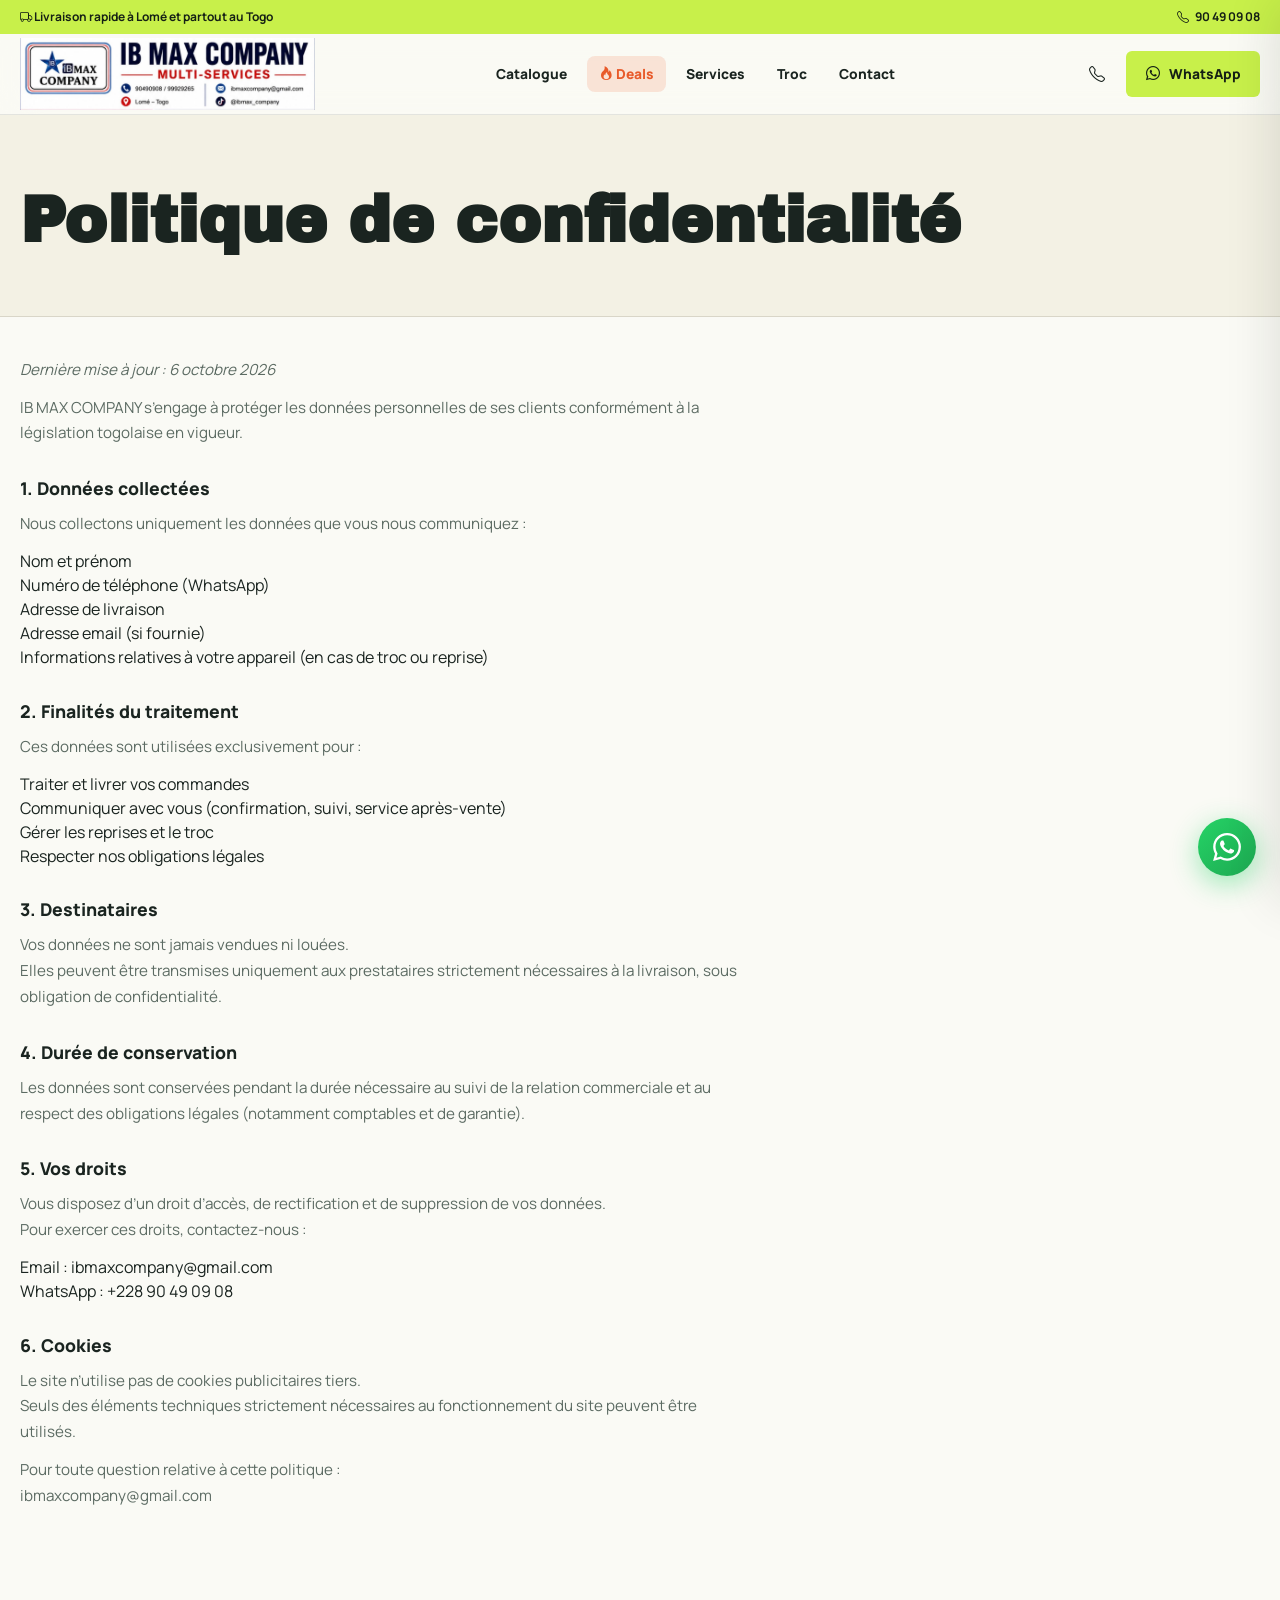
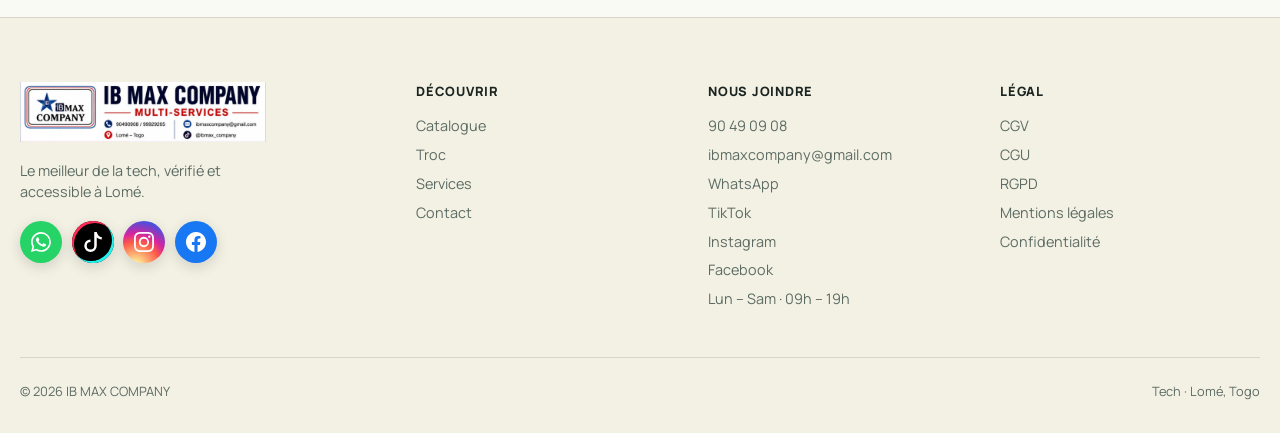
<file: politique-confidentialite.html>
<!DOCTYPE html>
<html lang="fr">
<head>
  <meta charset="UTF-8">
  <meta name="viewport" content="width=device-width, initial-scale=1.0">
  <title>Confidentialité — IB MAX COMPANY Lomé, Togo</title>
  <meta name="description" content="Politique de confidentialité — IB MAX COMPANY, Lomé, Togo.">
  <meta name="author" content="IB MAX COMPANY">
  <meta name="robots" content="index, follow, max-image-preview:large, max-snippet:-1, max-video-preview:-1">
  <link rel="canonical" href="https://ibmaxcompany.com/politique-confidentialite.html">
  <link rel="alternate" hreflang="fr" href="https://ibmaxcompany.com/politique-confidentialite.html">
  <link rel="alternate" hreflang="x-default" href="https://ibmaxcompany.com/politique-confidentialite.html">
  <meta name="geo.region" content="TG-M">
  <meta name="geo.placename" content="Lomé">
  <meta name="geo.position" content="6.1319;1.2228">
  <meta name="ICBM" content="6.1319, 1.2228">
  <meta property="og:type" content="website">
  <meta property="og:site_name" content="IB MAX COMPANY">
  <meta property="og:locale" content="fr_FR">
  <meta property="og:url" content="https://ibmaxcompany.com/politique-confidentialite.html">
  <meta property="og:title" content="Confidentialité — IB MAX COMPANY Lomé, Togo">
  <meta property="og:description" content="Politique de confidentialité — IB MAX COMPANY, Lomé, Togo.">
  <meta property="og:image" content="https://ibmaxcompany.com/images/og-image.jpg">
  <meta property="og:image:width" content="1200">
  <meta property="og:image:height" content="630">
  <meta property="og:image:alt" content="IB MAX COMPANY — iPhone, MacBook, audio et accessoires à Lomé">
  <meta name="twitter:card" content="summary_large_image">
  <meta name="twitter:title" content="Confidentialité — IB MAX COMPANY Lomé, Togo">
  <meta name="twitter:description" content="Politique de confidentialité — IB MAX COMPANY, Lomé, Togo.">
  <meta name="twitter:image" content="https://ibmaxcompany.com/images/og-image.jpg">
  <link rel="icon" type="image/png" sizes="192x192" href="images/icon-192.png">
  <link rel="icon" type="image/png" sizes="512x512" href="images/icon-512.png">
  <link rel="apple-touch-icon" href="images/apple-touch-icon.png">
  <meta name="theme-color" content="#c8f04a">
  <link rel="manifest" href="manifest.webmanifest">
  <link rel="preconnect" href="https://fonts.googleapis.com">
  <link rel="preconnect" href="https://fonts.gstatic.com" crossorigin>
  <link rel="dns-prefetch" href="https://wa.me">
  <link rel="dns-prefetch" href="https://www.instagram.com">
  <link rel="dns-prefetch" href="https://www.facebook.com">
  <link rel="dns-prefetch" href="https://www.tiktok.com">
  <link rel="preload" as="style" href="css/style.css">
  <link rel="preload" as="script" href="js/products.js">
  <link rel="preload" as="script" href="js/script.js">
  <link href="https://fonts.googleapis.com/css2?family=Archivo+Black&family=Manrope:wght@400;500;600;700;800&display=swap" rel="stylesheet">
  <link href="https://cdn.jsdelivr.net/npm/bootstrap-icons@1.11.3/font/bootstrap-icons.min.css" rel="stylesheet">
  <link rel="stylesheet" href="css/style.css">
  <script type="application/ld+json">{"@context":"https://schema.org","@type":"BreadcrumbList","itemListElement":[{"@type":"ListItem","position":1,"name":"Accueil","item":"https://ibmaxcompany.com/"},{"@type":"ListItem","position":2,"name":"Politique de confidentialité","item":"https://ibmaxcompany.com/politique-confidentialite.html"}]}</script>
</head>
<body>

  <div class="announcement-bar">
    <div class="site-container">
      <span><i class="bi bi-truck"></i> Livraison rapide à Lomé et partout au Togo</span>
      <a href="tel:+22890490908" style="display:inline-flex;align-items:center;gap:6px"><i class="bi bi-telephone"></i> 90 49 09 08</a>
    </div>
  </div>

  <header class="site-header">
    <div class="site-container">
      <a href="index.html" class="brand-mark" aria-label="IB MAX COMPANY"><img src="images/logo.jpeg" alt="IB MAX COMPANY" width="295" height="72"></a>
      <nav class="nav-desktop" aria-label="Navigation">
        <a class="nav-link" href="catalogue.html">Catalogue</a>
        <a class="nav-link nav-deals" href="catalogue.html?cat=Deals"><i class="bi bi-fire"></i> Deals</a>
        <a class="nav-link" href="services.html">Services</a>
        <a class="nav-link" href="troc.html">Troc</a>
        <a class="nav-link" href="contact.html">Contact</a>
      </nav>
      <div class="header-actions">
        <a class="icon-button" href="tel:+22890490908" aria-label="Appeler"><i class="bi bi-telephone"></i></a>
        <a class="button button-primary" href="https://wa.me/22890490908?text=Bonjour%20IB%20MAX%2C%20je%20souhaite%20avoir%20des%20informations." target="_blank" rel="noopener"><i class="bi bi-whatsapp" aria-hidden="true"></i> WhatsApp</a>
      </div>
      <button class="menu-toggle" id="menuToggle" aria-label="Menu"><span></span><span></span><span></span></button>
    </div>
  </header>

  <div class="mobile-menu" id="mobileMenu">
    <div style="display:flex;align-items:center;justify-content:space-between">
      <span class="brand-mark"><img src="images/logo.jpeg" alt="IB MAX COMPANY" width="295" height="72"></span>
      <button class="icon-button" id="menuClose" aria-label="Fermer"><i class="bi bi-x"></i></button>
    </div>
    <nav style="margin-top:2.5rem;margin-bottom:auto;display:flex;flex-direction:column">
      <a class="mobile-link" href="index.html">Accueil</a>
      <a class="mobile-link" href="catalogue.html">Catalogue</a>
      <a class="mobile-link" href="catalogue.html?cat=Deals"><i class="bi bi-fire"></i> Deals</a>
      <a class="mobile-link" href="services.html">Services</a>
      <a class="mobile-link" href="troc.html">Troc</a>
      <a class="mobile-link" href="contact.html">Contact</a>
    </nav>

      <div class="social-links social-links--mobile" aria-label="Réseaux sociaux IB MAX COMPANY">
        <a class="social-btn sb-whatsapp" href="https://wa.me/22890490908" target="_blank" rel="noopener me" aria-label="WhatsApp +228 90 49 09 08" title="WhatsApp"><svg class="social-svg" viewBox="0 0 16 16" fill="currentColor" aria-hidden="true" focusable="false"><path d="M13.601 2.326A7.85 7.85 0 0 0 7.994 0C3.627 0 .068 3.558.064 7.926c0 1.399.366 2.76 1.057 3.965L0 16l4.204-1.102a7.9 7.9 0 0 0 3.79.965h.004c4.368 0 7.926-3.558 7.93-7.93A7.9 7.9 0 0 0 13.6 2.326zM7.994 14.521a6.6 6.6 0 0 1-3.356-.92l-.24-.144-2.494.654.666-2.433-.156-.251a6.56 6.56 0 0 1-1.007-3.505c0-3.626 2.957-6.584 6.591-6.584a6.56 6.56 0 0 1 4.66 1.931 6.56 6.56 0 0 1 1.928 4.66c-.004 3.639-2.961 6.592-6.592 6.592m3.615-4.934c-.197-.099-1.17-.578-1.353-.646-.182-.065-.315-.099-.445.099-.133.197-.513.646-.627.775-.114.133-.232.148-.43.05-.197-.1-.836-.308-1.592-.985-.59-.525-.985-1.175-1.103-1.372-.114-.198-.011-.304.088-.403.087-.088.197-.232.296-.346.1-.114.133-.198.198-.33.065-.134.034-.248-.015-.347-.05-.099-.445-1.076-.612-1.47-.16-.389-.323-.335-.445-.34-.114-.007-.247-.007-.38-.007a.73.73 0 0 0-.529.247c-.182.198-.691.677-.691 1.654s.71 1.916.81 2.049c.098.133 1.394 2.132 3.383 2.992.47.205.84.326 1.129.418.475.152.904.129 1.246.08.38-.058 1.171-.48 1.338-.943.164-.464.164-.86.114-.943-.049-.084-.182-.133-.38-.232"/></svg></a>
        <a class="social-btn sb-tiktok" href="https://www.tiktok.com/@ibmax_company" target="_blank" rel="noopener me" aria-label="TikTok @ibmax_company" title="TikTok"><svg class="social-svg" viewBox="0 0 16 16" fill="currentColor" aria-hidden="true" focusable="false"><path d="M9 0h1.98c.144.715.54 1.617 1.235 2.512C12.895 3.389 13.797 4 15 4v2c-1.753 0-3.07-.814-4-1.829V11a5 5 0 1 1-5-5v2a3 3 0 1 0 3 3z"/></svg></a>
        <a class="social-btn sb-instagram" href="https://www.instagram.com/ibmax_company" target="_blank" rel="noopener me" aria-label="Instagram @ibmax_company" title="Instagram"><svg class="social-svg" viewBox="0 0 16 16" fill="currentColor" aria-hidden="true" focusable="false"><path d="M8 0C5.829 0 5.556.01 4.703.048 3.85.088 3.269.222 2.76.42a3.9 3.9 0 0 0-1.417.923A3.9 3.9 0 0 0 .42 2.76C.222 3.268.087 3.85.048 4.7.01 5.555 0 5.827 0 8.001c0 2.172.01 2.444.048 3.297.04.852.174 1.433.372 1.942.205.526.478.972.923 1.417.444.445.89.719 1.416.923.51.198 1.09.333 1.942.372C5.555 15.99 5.827 16 8 16s2.444-.01 3.298-.048c.851-.04 1.434-.174 1.943-.372a3.9 3.9 0 0 0 1.416-.923c.445-.445.718-.891.923-1.417.197-.509.332-1.09.372-1.942C15.99 10.445 16 10.173 16 8s-.01-2.445-.048-3.299c-.04-.851-.175-1.433-.372-1.941a3.9 3.9 0 0 0-.923-1.417A3.9 3.9 0 0 0 13.24.42c-.51-.198-1.092-.333-1.943-.372C10.443.01 10.172 0 7.998 0zm-.717 1.442h.718c2.136 0 2.389.007 3.232.046.78.035 1.204.166 1.486.275.373.145.64.319.92.599s.453.546.598.92c.11.281.24.705.275 1.485.039.843.047 1.096.047 3.231s-.008 2.389-.047 3.232c-.035.78-.166 1.203-.275 1.485a2.5 2.5 0 0 1-.599.919c-.28.28-.546.453-.92.598-.28.11-.704.24-1.485.276-.843.038-1.096.047-3.232.047s-2.39-.009-3.233-.047c-.78-.036-1.203-.166-1.485-.276a2.5 2.5 0 0 1-.92-.598 2.5 2.5 0 0 1-.6-.92c-.109-.281-.24-.705-.275-1.485-.038-.843-.046-1.096-.046-3.233s.008-2.388.046-3.231c.036-.78.166-1.204.276-1.486.145-.373.319-.64.599-.92s.546-.453.92-.598c.282-.11.705-.24 1.485-.276.738-.034 1.024-.044 2.515-.045zm4.988 1.328a.96.96 0 1 0 0 1.92.96.96 0 0 0 0-1.92m-4.27 1.122a4.109 4.109 0 1 0 0 8.217 4.109 4.109 0 0 0 0-8.217m0 1.441a2.667 2.667 0 1 1 0 5.334 2.667 2.667 0 0 1 0-5.334"/></svg></a>
        <a class="social-btn sb-facebook" href="https://www.facebook.com/share/1EzmM8azvQ/?mibextid=wwXIfr" target="_blank" rel="noopener me" aria-label="Facebook IB MAX COMPANY" title="Facebook"><svg class="social-svg" viewBox="0 0 16 16" fill="currentColor" aria-hidden="true" focusable="false"><path d="M16 8.049c0-4.446-3.582-8.05-8-8.05C3.58 0-.002 3.603-.002 8.05c0 4.017 2.926 7.347 6.75 7.951v-5.625h-2.03V8.05H6.75V6.275c0-2.017 1.195-3.131 3.022-3.131.876 0 1.791.157 1.791.157v1.98h-1.009c-.993 0-1.303.621-1.303 1.258v1.51h2.218l-.354 2.326H9.25V16c3.824-.604 6.75-3.934 6.75-7.951"/></svg></a>
      </div>
    <a class="button button-primary" style="margin-top:1rem" href="https://wa.me/22890490908" target="_blank" rel="noopener"><i class="bi bi-whatsapp" aria-hidden="true"></i> Écrire sur WhatsApp</a>
  </div>
  <button class="menu-backdrop hidden" id="menuBackdrop" aria-label="Fermer"></button>

  <main>
    <section class="page-hero"><div class="site-container"><h1>Politique de confidentialité</h1></div></section>
    <section class="site-container"><div class="legal-content">

      <p><em>Dernière mise à jour : 6 octobre 2026</em></p>

      <p>
        IB MAX COMPANY s’engage à protéger les données personnelles de ses clients conformément à la législation togolaise en vigueur.
      </p>

      <h2>1. Données collectées</h2>
      <p>Nous collectons uniquement les données que vous nous communiquez :</p>
      <ul>
        <li>Nom et prénom</li>
        <li>Numéro de téléphone (WhatsApp)</li>
        <li>Adresse de livraison</li>
        <li>Adresse email (si fournie)</li>
        <li>Informations relatives à votre appareil (en cas de troc ou reprise)</li>
      </ul>

      <h2>2. Finalités du traitement</h2>
      <p>Ces données sont utilisées exclusivement pour :</p>
      <ul>
        <li>Traiter et livrer vos commandes</li>
        <li>Communiquer avec vous (confirmation, suivi, service après-vente)</li>
        <li>Gérer les reprises et le troc</li>
        <li>Respecter nos obligations légales</li>
      </ul>

      <h2>3. Destinataires</h2>
      <p>
        Vos données ne sont jamais vendues ni louées.<br>
        Elles peuvent être transmises uniquement aux prestataires strictement nécessaires à la livraison, sous obligation de confidentialité.
      </p>

      <h2>4. Durée de conservation</h2>
      <p>
        Les données sont conservées pendant la durée nécessaire au suivi de la relation commerciale et au respect des obligations légales (notamment comptables et de garantie).
      </p>

      <h2>5. Vos droits</h2>
      <p>
        Vous disposez d’un droit d’accès, de rectification et de suppression de vos données.<br>
        Pour exercer ces droits, contactez-nous :
      </p>
      <ul>
        <li>Email : <a href="mailto:ibmaxcompany@gmail.com">ibmaxcompany@gmail.com</a></li>
        <li>WhatsApp : +228 90 49 09 08</li>
      </ul>

      <h2>6. Cookies</h2>
      <p>
        Le site n’utilise pas de cookies publicitaires tiers.<br>
        Seuls des éléments techniques strictement nécessaires au fonctionnement du site peuvent être utilisés.
      </p>

      <p>
        Pour toute question relative à cette politique :<br>
        <a href="mailto:ibmaxcompany@gmail.com">ibmaxcompany@gmail.com</a>
      </p>

    </div></section>
  </main>

  <footer class="site-footer">
    <div class="site-container footer-top">
      <div class="footer-brand">
        <span class="brand-mark"><img src="images/logo.jpeg" alt="IB MAX COMPANY" width="295" height="72"></span>
        <p>Le meilleur de la tech, vérifié et accessible à Lomé.</p>
        <div class="social-links" aria-label="Réseaux sociaux IB MAX COMPANY">
          <a class="social-btn sb-whatsapp" href="https://wa.me/22890490908" target="_blank" rel="noopener me" aria-label="WhatsApp +228 90 49 09 08" title="WhatsApp"><svg class="social-svg" viewBox="0 0 16 16" fill="currentColor" aria-hidden="true" focusable="false"><path d="M13.601 2.326A7.85 7.85 0 0 0 7.994 0C3.627 0 .068 3.558.064 7.926c0 1.399.366 2.76 1.057 3.965L0 16l4.204-1.102a7.9 7.9 0 0 0 3.79.965h.004c4.368 0 7.926-3.558 7.93-7.93A7.9 7.9 0 0 0 13.6 2.326zM7.994 14.521a6.6 6.6 0 0 1-3.356-.92l-.24-.144-2.494.654.666-2.433-.156-.251a6.56 6.56 0 0 1-1.007-3.505c0-3.626 2.957-6.584 6.591-6.584a6.56 6.56 0 0 1 4.66 1.931 6.56 6.56 0 0 1 1.928 4.66c-.004 3.639-2.961 6.592-6.592 6.592m3.615-4.934c-.197-.099-1.17-.578-1.353-.646-.182-.065-.315-.099-.445.099-.133.197-.513.646-.627.775-.114.133-.232.148-.43.05-.197-.1-.836-.308-1.592-.985-.59-.525-.985-1.175-1.103-1.372-.114-.198-.011-.304.088-.403.087-.088.197-.232.296-.346.1-.114.133-.198.198-.33.065-.134.034-.248-.015-.347-.05-.099-.445-1.076-.612-1.47-.16-.389-.323-.335-.445-.34-.114-.007-.247-.007-.38-.007a.73.73 0 0 0-.529.247c-.182.198-.691.677-.691 1.654s.71 1.916.81 2.049c.098.133 1.394 2.132 3.383 2.992.47.205.84.326 1.129.418.475.152.904.129 1.246.08.38-.058 1.171-.48 1.338-.943.164-.464.164-.86.114-.943-.049-.084-.182-.133-.38-.232"/></svg></a>
          <a class="social-btn sb-tiktok" href="https://www.tiktok.com/@ibmax_company" target="_blank" rel="noopener me" aria-label="TikTok @ibmax_company" title="TikTok"><svg class="social-svg" viewBox="0 0 16 16" fill="currentColor" aria-hidden="true" focusable="false"><path d="M9 0h1.98c.144.715.54 1.617 1.235 2.512C12.895 3.389 13.797 4 15 4v2c-1.753 0-3.07-.814-4-1.829V11a5 5 0 1 1-5-5v2a3 3 0 1 0 3 3z"/></svg></a>
          <a class="social-btn sb-instagram" href="https://www.instagram.com/ibmax_company" target="_blank" rel="noopener me" aria-label="Instagram @ibmax_company" title="Instagram"><svg class="social-svg" viewBox="0 0 16 16" fill="currentColor" aria-hidden="true" focusable="false"><path d="M8 0C5.829 0 5.556.01 4.703.048 3.85.088 3.269.222 2.76.42a3.9 3.9 0 0 0-1.417.923A3.9 3.9 0 0 0 .42 2.76C.222 3.268.087 3.85.048 4.7.01 5.555 0 5.827 0 8.001c0 2.172.01 2.444.048 3.297.04.852.174 1.433.372 1.942.205.526.478.972.923 1.417.444.445.89.719 1.416.923.51.198 1.09.333 1.942.372C5.555 15.99 5.827 16 8 16s2.444-.01 3.298-.048c.851-.04 1.434-.174 1.943-.372a3.9 3.9 0 0 0 1.416-.923c.445-.445.718-.891.923-1.417.197-.509.332-1.09.372-1.942C15.99 10.445 16 10.173 16 8s-.01-2.445-.048-3.299c-.04-.851-.175-1.433-.372-1.941a3.9 3.9 0 0 0-.923-1.417A3.9 3.9 0 0 0 13.24.42c-.51-.198-1.092-.333-1.943-.372C10.443.01 10.172 0 7.998 0zm-.717 1.442h.718c2.136 0 2.389.007 3.232.046.78.035 1.204.166 1.486.275.373.145.64.319.92.599s.453.546.598.92c.11.281.24.705.275 1.485.039.843.047 1.096.047 3.231s-.008 2.389-.047 3.232c-.035.78-.166 1.203-.275 1.485a2.5 2.5 0 0 1-.599.919c-.28.28-.546.453-.92.598-.28.11-.704.24-1.485.276-.843.038-1.096.047-3.232.047s-2.39-.009-3.233-.047c-.78-.036-1.203-.166-1.485-.276a2.5 2.5 0 0 1-.92-.598 2.5 2.5 0 0 1-.6-.92c-.109-.281-.24-.705-.275-1.485-.038-.843-.046-1.096-.046-3.233s.008-2.388.046-3.231c.036-.78.166-1.204.276-1.486.145-.373.319-.64.599-.92s.546-.453.92-.598c.282-.11.705-.24 1.485-.276.738-.034 1.024-.044 2.515-.045zm4.988 1.328a.96.96 0 1 0 0 1.92.96.96 0 0 0 0-1.92m-4.27 1.122a4.109 4.109 0 1 0 0 8.217 4.109 4.109 0 0 0 0-8.217m0 1.441a2.667 2.667 0 1 1 0 5.334 2.667 2.667 0 0 1 0-5.334"/></svg></a>
          <a class="social-btn sb-facebook" href="https://www.facebook.com/share/1EzmM8azvQ/?mibextid=wwXIfr" target="_blank" rel="noopener me" aria-label="Facebook IB MAX COMPANY" title="Facebook"><svg class="social-svg" viewBox="0 0 16 16" fill="currentColor" aria-hidden="true" focusable="false"><path d="M16 8.049c0-4.446-3.582-8.05-8-8.05C3.58 0-.002 3.603-.002 8.05c0 4.017 2.926 7.347 6.75 7.951v-5.625h-2.03V8.05H6.75V6.275c0-2.017 1.195-3.131 3.022-3.131.876 0 1.791.157 1.791.157v1.98h-1.009c-.993 0-1.303.621-1.303 1.258v1.51h2.218l-.354 2.326H9.25V16c3.824-.604 6.75-3.934 6.75-7.951"/></svg></a>
        </div>
      </div>
      <div><h3>Découvrir</h3><a href="catalogue.html">Catalogue</a><a href="troc.html">Troc</a><a href="services.html">Services</a><a href="contact.html">Contact</a></div>
      <div><h3>Nous joindre</h3><a href="tel:+22890490908">90 49 09 08</a><a href="mailto:ibmaxcompany@gmail.com">ibmaxcompany@gmail.com</a><a href="https://wa.me/22890490908" target="_blank" rel="noopener">WhatsApp</a><a href="https://www.tiktok.com/@ibmax_company" target="_blank" rel="noopener me">TikTok</a><a href="https://www.instagram.com/ibmax_company" target="_blank" rel="noopener me">Instagram</a><a href="https://www.facebook.com/share/1EzmM8azvQ/?mibextid=wwXIfr" target="_blank" rel="noopener me">Facebook</a><span>Lun – Sam · 09h – 19h</span></div>
      <div><h3>Légal</h3><a href="cgv.html">CGV</a><a href="cgu.html">CGU</a><a href="rgpd.html">RGPD</a><a href="mentions-legales.html">Mentions légales</a><a href="politique-confidentialite.html">Confidentialité</a></div>
    </div>
    <div class="site-container footer-bottom"><span>© 2026 IB MAX COMPANY</span><span>Tech · Lomé, Togo</span></div>
  </footer>

  <a class="wa-float" href="https://wa.me/22890490908?text=Bonjour%20IB%20MAX" target="_blank" rel="noopener" aria-label="WhatsApp"><svg viewBox="0 0 24 24"><path d="M17.472 14.382c-.297-.149-1.758-.867-2.03-.967-.273-.099-.471-.148-.67.15-.197.297-.767.966-.94 1.164-.173.199-.347.223-.644.075-.297-.15-1.255-.463-2.39-1.475-.883-.788-1.48-1.761-1.653-2.059-.173-.297-.018-.458.13-.606.134-.133.298-.347.446-.52.149-.174.198-.298.298-.497.099-.198.05-.371-.025-.52-.075-.149-.669-1.612-.916-2.207-.242-.579-.487-.5-.669-.51-.173-.008-.371-.01-.57-.01-.198 0-.52.074-.792.372-.272.297-1.04 1.016-1.04 2.479 0 1.462 1.065 2.875 1.213 3.074.149.198 2.096 3.2 5.077 4.487.709.306 1.262.489 1.694.625.712.227 1.36.195 1.871.118.571-.085 1.758-.719 2.006-1.413.248-.694.248-1.289.173-1.413-.074-.124-.272-.198-.57-.347m-5.421 7.403h-.004a9.87 9.87 0 01-5.031-1.378l-.361-.214-3.741.982.998-3.648-.235-.374a9.86 9.86 0 01-1.51-5.26c.001-5.45 4.436-9.884 9.888-9.884 2.64 0 5.122 1.03 6.988 2.898a9.825 9.825 0 012.893 6.994c-.003 5.45-4.437 9.884-9.885 9.884m8.413-18.297A11.815 11.815 0 0012.05 0C5.495 0 .16 5.335.157 11.892c0 2.096.547 4.142 1.588 5.945L.057 24l6.305-1.654a11.882 11.882 0 005.683 1.448h.005c6.554 0 11.89-5.335 11.893-11.893a11.821 11.821 0 00-3.48-8.413z"/></svg></a>

  <script src="js/products.js"></script>
  <script src="js/script.js"></script>
</body>
</html>
</file>
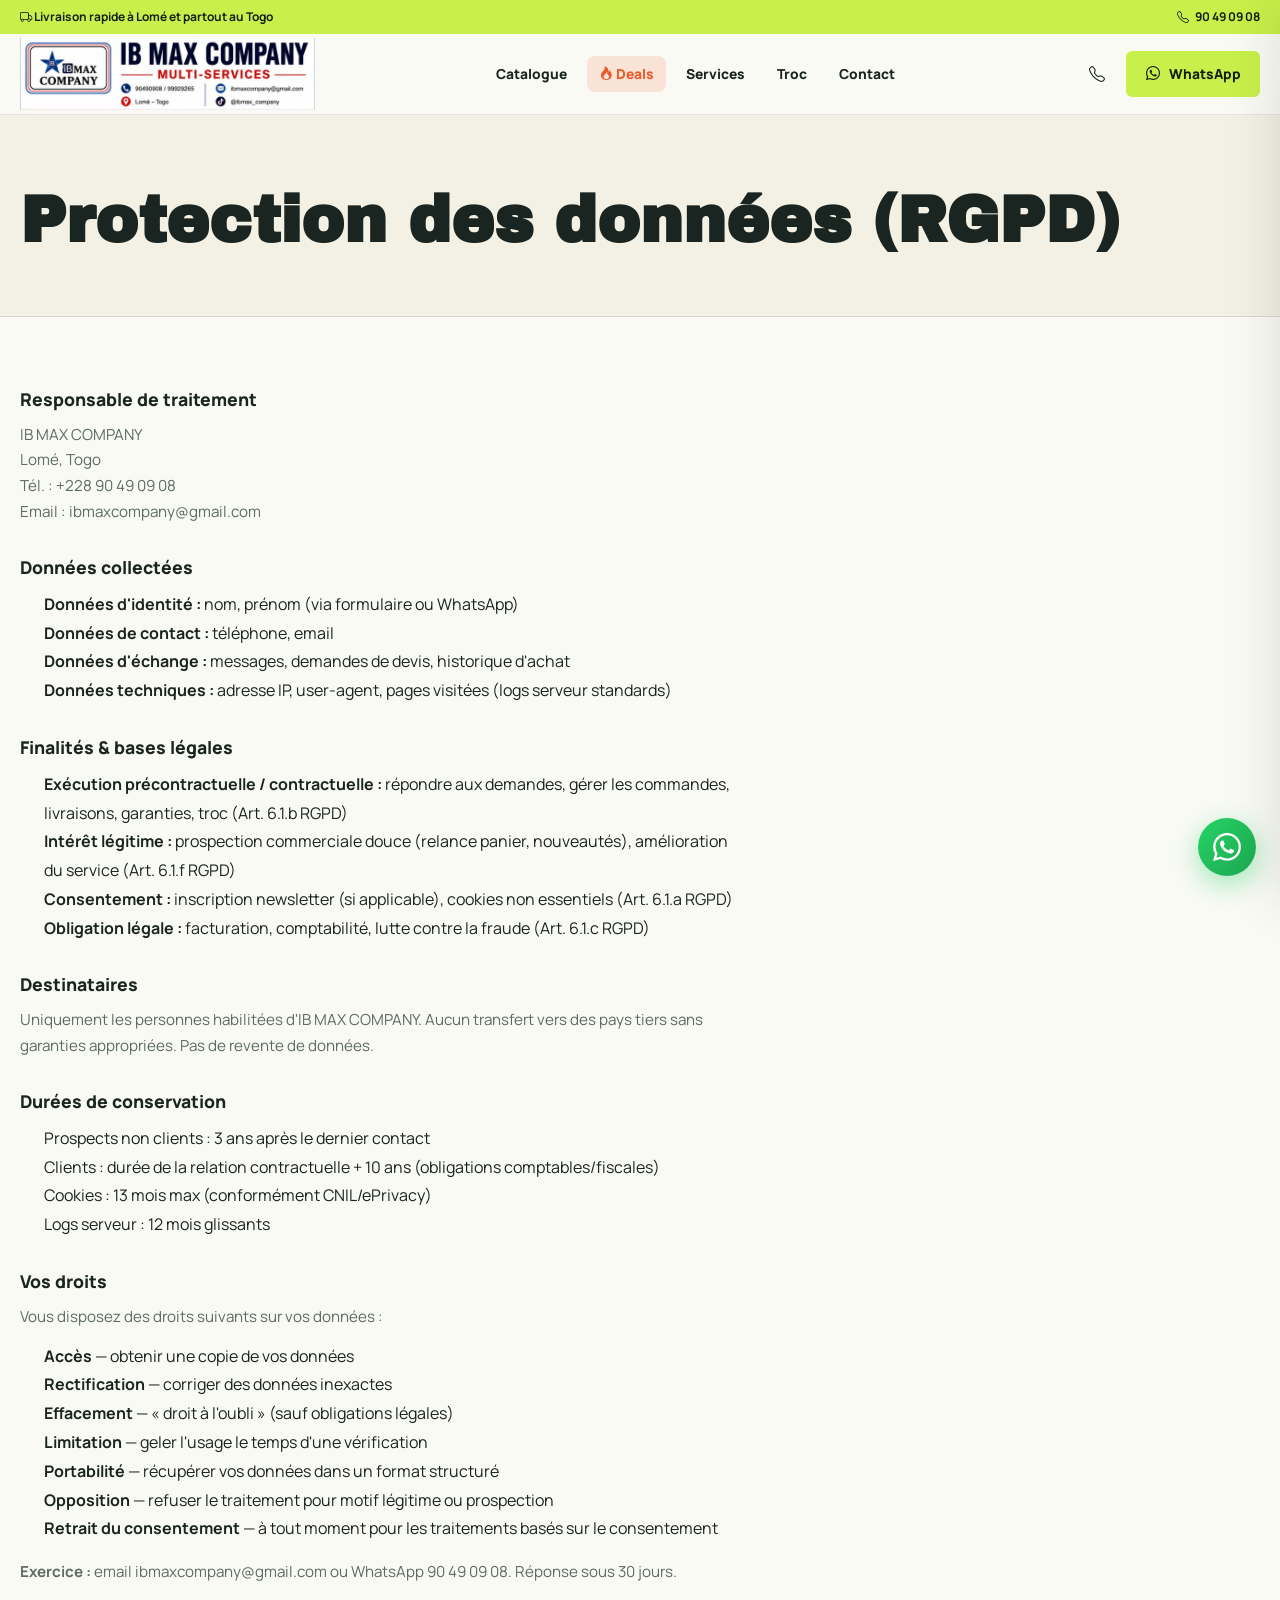
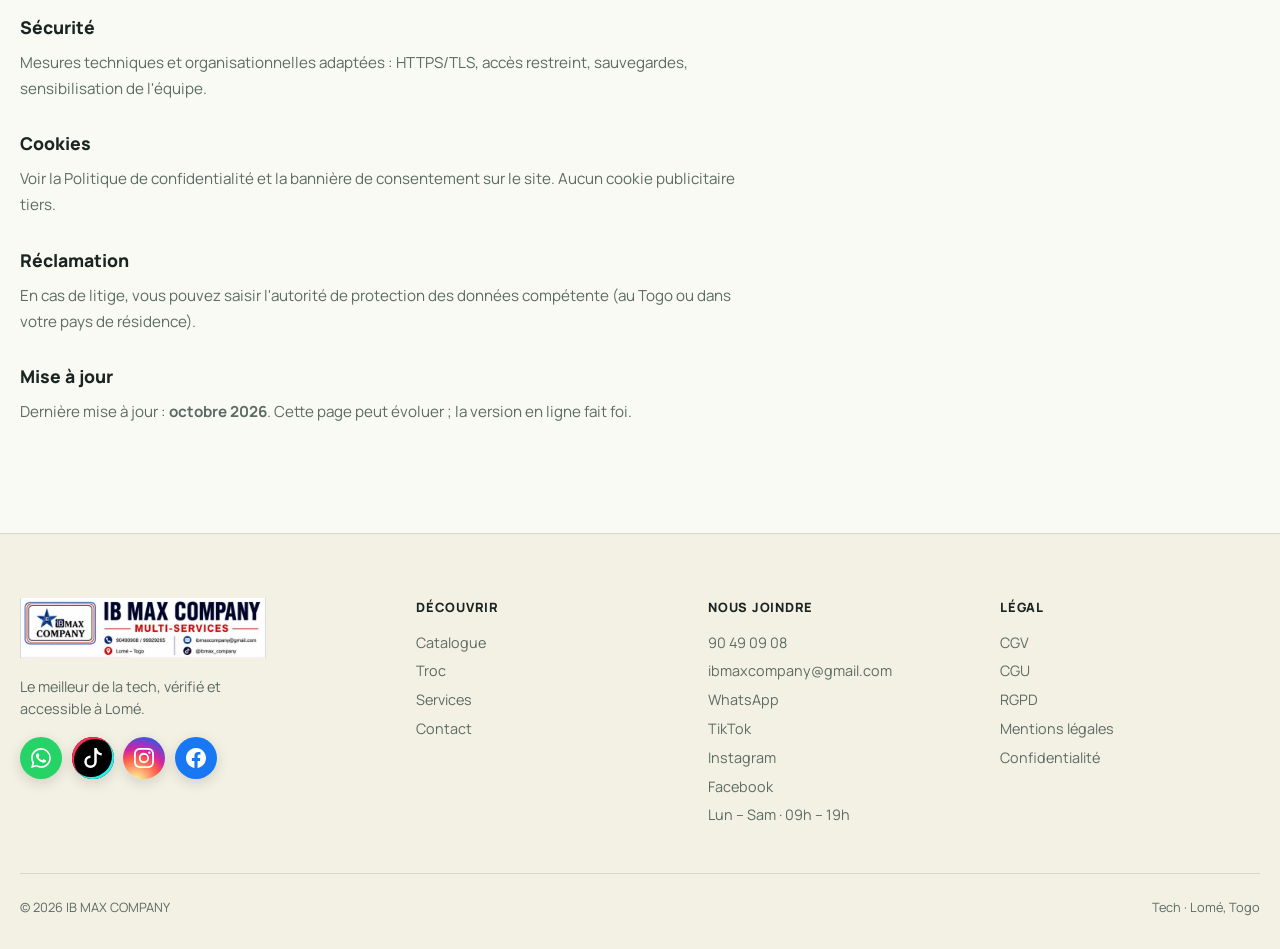
<file: rgpd.html>
<!DOCTYPE html>
<html lang="fr">
<head>
  <meta charset="UTF-8">
  <meta name="viewport" content="width=device-width, initial-scale=1.0">
  <title>RGPD — IB MAX COMPANY Lomé, Togo</title>
  <meta name="description" content="Politique de protection des données personnelles (RGPD) — IB MAX COMPANY, Lomé, Togo.">
  <meta name="author" content="IB MAX COMPANY">
  <meta name="robots" content="index, follow, max-image-preview:large, max-snippet:-1, max-video-preview:-1">
  <link rel="canonical" href="https://ibmaxcompany.com/rgpd.html">
  <link rel="alternate" hreflang="fr" href="https://ibmaxcompany.com/rgpd.html">
  <link rel="alternate" hreflang="x-default" href="https://ibmaxcompany.com/rgpd.html">
  <meta name="geo.region" content="TG-M">
  <meta name="geo.placename" content="Lomé">
  <meta name="geo.position" content="6.1319;1.2228">
  <meta name="ICBM" content="6.1319, 1.2228">
  <meta property="og:type" content="website">
  <meta property="og:site_name" content="IB MAX COMPANY">
  <meta property="og:locale" content="fr_FR">
  <meta property="og:url" content="https://ibmaxcompany.com/rgpd.html">
  <meta property="og:title" content="RGPD — IB MAX COMPANY Lomé, Togo">
  <meta property="og:description" content="Politique de protection des données personnelles (RGPD) — IB MAX COMPANY, Lomé, Togo.">
  <meta property="og:image" content="https://ibmaxcompany.com/images/og-image.jpg">
  <meta property="og:image:width" content="1200">
  <meta property="og:image:height" content="630">
  <meta property="og:image:alt" content="IB MAX COMPANY — iPhone, MacBook, audio et accessoires à Lomé">
  <meta name="twitter:card" content="summary_large_image">
  <meta name="twitter:title" content="RGPD — IB MAX COMPANY Lomé, Togo">
  <meta name="twitter:description" content="Politique de protection des données personnelles (RGPD) — IB MAX COMPANY, Lomé, Togo.">
  <meta name="twitter:image" content="https://ibmaxcompany.com/images/og-image.jpg">
  <link rel="icon" type="image/png" sizes="192x192" href="images/icon-192.png">
  <link rel="icon" type="image/png" sizes="512x512" href="images/icon-512.png">
  <link rel="apple-touch-icon" href="images/apple-touch-icon.png">
  <meta name="theme-color" content="#c8f04a">
  <link rel="manifest" href="manifest.webmanifest">
  <link rel="preconnect" href="https://fonts.googleapis.com">
  <link rel="preconnect" href="https://fonts.gstatic.com" crossorigin>
  <link rel="dns-prefetch" href="https://wa.me">
  <link rel="dns-prefetch" href="https://www.instagram.com">
  <link rel="dns-prefetch" href="https://www.facebook.com">
  <link rel="dns-prefetch" href="https://www.tiktok.com">
  <link rel="preload" as="style" href="css/style.css">
  <link rel="preload" as="script" href="js/products.js">
  <link rel="preload" as="script" href="js/script.js">
  <link href="https://fonts.googleapis.com/css2?family=Archivo+Black&family=Manrope:wght@400;500;600;700;800&display=swap" rel="stylesheet">
  <link href="https://cdn.jsdelivr.net/npm/bootstrap-icons@1.11.3/font/bootstrap-icons.min.css" rel="stylesheet">
  <link rel="stylesheet" href="css/style.css">
  <script type="application/ld+json">{"@context":"https://schema.org","@type":"BreadcrumbList","itemListElement":[{"@type":"ListItem","position":1,"name":"Accueil","item":"https://ibmaxcompany.com/"},{"@type":"ListItem","position":2,"name":"RGPD","item":"https://ibmaxcompany.com/rgpd.html"}]}</script>
</head>
<body>

  <div class="announcement-bar">
    <div class="site-container">
      <span><i class="bi bi-truck"></i> Livraison rapide à Lomé et partout au Togo</span>
      <a href="tel:+22890490908" style="display:inline-flex;align-items:center;gap:6px"><i class="bi bi-telephone"></i> 90 49 09 08</a>
    </div>
  </div>

  <header class="site-header">
    <div class="site-container">
      <a href="index.html" class="brand-mark" aria-label="IB MAX COMPANY"><img src="images/logo.jpeg" alt="IB MAX COMPANY" width="295" height="72"></a>
      <nav class="nav-desktop" aria-label="Navigation">
        <a class="nav-link" href="catalogue.html">Catalogue</a>
        <a class="nav-link nav-deals" href="catalogue.html?cat=Deals"><i class="bi bi-fire"></i> Deals</a>
        <a class="nav-link" href="services.html">Services</a>
        <a class="nav-link" href="troc.html">Troc</a>
        <a class="nav-link" href="contact.html">Contact</a>
      </nav>
      <div class="header-actions">
        <a class="icon-button" href="tel:+22890490908" aria-label="Appeler"><i class="bi bi-telephone"></i></a>
        <a class="button button-primary" href="https://wa.me/22890490908?text=Bonjour%20IB%20MAX%2C%20je%20souhaite%20avoir%20des%20informations." target="_blank" rel="noopener"><i class="bi bi-whatsapp" aria-hidden="true"></i> WhatsApp</a>
      </div>
      <button class="menu-toggle" id="menuToggle" aria-label="Menu"><span></span><span></span><span></span></button>
    </div>
  </header>

  <div class="mobile-menu" id="mobileMenu">
    <div style="display:flex;align-items:center;justify-content:space-between">
      <span class="brand-mark"><img src="images/logo.jpeg" alt="IB MAX COMPANY" width="295" height="72"></span>
      <button class="icon-button" id="menuClose" aria-label="Fermer"><i class="bi bi-x"></i></button>
    </div>
    <nav style="margin-top:2.5rem;margin-bottom:auto;display:flex;flex-direction:column">
      <a class="mobile-link" href="index.html">Accueil</a>
      <a class="mobile-link" href="catalogue.html">Catalogue</a>
      <a class="mobile-link" href="catalogue.html?cat=Deals"><i class="bi bi-fire"></i> Deals</a>
      <a class="mobile-link" href="services.html">Services</a>
      <a class="mobile-link" href="troc.html">Troc</a>
      <a class="mobile-link" href="contact.html">Contact</a>
    </nav>

      <div class="social-links social-links--mobile" aria-label="Réseaux sociaux IB MAX COMPANY">
        <a class="social-btn sb-whatsapp" href="https://wa.me/22890490908" target="_blank" rel="noopener me" aria-label="WhatsApp +228 90 49 09 08" title="WhatsApp"><svg class="social-svg" viewBox="0 0 16 16" fill="currentColor" aria-hidden="true" focusable="false"><path d="M13.601 2.326A7.85 7.85 0 0 0 7.994 0C3.627 0 .068 3.558.064 7.926c0 1.399.366 2.76 1.057 3.965L0 16l4.204-1.102a7.9 7.9 0 0 0 3.79.965h.004c4.368 0 7.926-3.558 7.93-7.93A7.9 7.9 0 0 0 13.6 2.326zM7.994 14.521a6.6 6.6 0 0 1-3.356-.92l-.24-.144-2.494.654.666-2.433-.156-.251a6.56 6.56 0 0 1-1.007-3.505c0-3.626 2.957-6.584 6.591-6.584a6.56 6.56 0 0 1 4.66 1.931 6.56 6.56 0 0 1 1.928 4.66c-.004 3.639-2.961 6.592-6.592 6.592m3.615-4.934c-.197-.099-1.17-.578-1.353-.646-.182-.065-.315-.099-.445.099-.133.197-.513.646-.627.775-.114.133-.232.148-.43.05-.197-.1-.836-.308-1.592-.985-.59-.525-.985-1.175-1.103-1.372-.114-.198-.011-.304.088-.403.087-.088.197-.232.296-.346.1-.114.133-.198.198-.33.065-.134.034-.248-.015-.347-.05-.099-.445-1.076-.612-1.47-.16-.389-.323-.335-.445-.34-.114-.007-.247-.007-.38-.007a.73.73 0 0 0-.529.247c-.182.198-.691.677-.691 1.654s.71 1.916.81 2.049c.098.133 1.394 2.132 3.383 2.992.47.205.84.326 1.129.418.475.152.904.129 1.246.08.38-.058 1.171-.48 1.338-.943.164-.464.164-.86.114-.943-.049-.084-.182-.133-.38-.232"/></svg></a>
        <a class="social-btn sb-tiktok" href="https://www.tiktok.com/@ibmax_company" target="_blank" rel="noopener me" aria-label="TikTok @ibmax_company" title="TikTok"><svg class="social-svg" viewBox="0 0 16 16" fill="currentColor" aria-hidden="true" focusable="false"><path d="M9 0h1.98c.144.715.54 1.617 1.235 2.512C12.895 3.389 13.797 4 15 4v2c-1.753 0-3.07-.814-4-1.829V11a5 5 0 1 1-5-5v2a3 3 0 1 0 3 3z"/></svg></a>
        <a class="social-btn sb-instagram" href="https://www.instagram.com/ibmax_company" target="_blank" rel="noopener me" aria-label="Instagram @ibmax_company" title="Instagram"><svg class="social-svg" viewBox="0 0 16 16" fill="currentColor" aria-hidden="true" focusable="false"><path d="M8 0C5.829 0 5.556.01 4.703.048 3.85.088 3.269.222 2.76.42a3.9 3.9 0 0 0-1.417.923A3.9 3.9 0 0 0 .42 2.76C.222 3.268.087 3.85.048 4.7.01 5.555 0 5.827 0 8.001c0 2.172.01 2.444.048 3.297.04.852.174 1.433.372 1.942.205.526.478.972.923 1.417.444.445.89.719 1.416.923.51.198 1.09.333 1.942.372C5.555 15.99 5.827 16 8 16s2.444-.01 3.298-.048c.851-.04 1.434-.174 1.943-.372a3.9 3.9 0 0 0 1.416-.923c.445-.445.718-.891.923-1.417.197-.509.332-1.09.372-1.942C15.99 10.445 16 10.173 16 8s-.01-2.445-.048-3.299c-.04-.851-.175-1.433-.372-1.941a3.9 3.9 0 0 0-.923-1.417A3.9 3.9 0 0 0 13.24.42c-.51-.198-1.092-.333-1.943-.372C10.443.01 10.172 0 7.998 0zm-.717 1.442h.718c2.136 0 2.389.007 3.232.046.78.035 1.204.166 1.486.275.373.145.64.319.92.599s.453.546.598.92c.11.281.24.705.275 1.485.039.843.047 1.096.047 3.231s-.008 2.389-.047 3.232c-.035.78-.166 1.203-.275 1.485a2.5 2.5 0 0 1-.599.919c-.28.28-.546.453-.92.598-.28.11-.704.24-1.485.276-.843.038-1.096.047-3.232.047s-2.39-.009-3.233-.047c-.78-.036-1.203-.166-1.485-.276a2.5 2.5 0 0 1-.92-.598 2.5 2.5 0 0 1-.6-.92c-.109-.281-.24-.705-.275-1.485-.038-.843-.046-1.096-.046-3.233s.008-2.388.046-3.231c.036-.78.166-1.204.276-1.486.145-.373.319-.64.599-.92s.546-.453.92-.598c.282-.11.705-.24 1.485-.276.738-.034 1.024-.044 2.515-.045zm4.988 1.328a.96.96 0 1 0 0 1.92.96.96 0 0 0 0-1.92m-4.27 1.122a4.109 4.109 0 1 0 0 8.217 4.109 4.109 0 0 0 0-8.217m0 1.441a2.667 2.667 0 1 1 0 5.334 2.667 2.667 0 0 1 0-5.334"/></svg></a>
        <a class="social-btn sb-facebook" href="https://www.facebook.com/share/1EzmM8azvQ/?mibextid=wwXIfr" target="_blank" rel="noopener me" aria-label="Facebook IB MAX COMPANY" title="Facebook"><svg class="social-svg" viewBox="0 0 16 16" fill="currentColor" aria-hidden="true" focusable="false"><path d="M16 8.049c0-4.446-3.582-8.05-8-8.05C3.58 0-.002 3.603-.002 8.05c0 4.017 2.926 7.347 6.75 7.951v-5.625h-2.03V8.05H6.75V6.275c0-2.017 1.195-3.131 3.022-3.131.876 0 1.791.157 1.791.157v1.98h-1.009c-.993 0-1.303.621-1.303 1.258v1.51h2.218l-.354 2.326H9.25V16c3.824-.604 6.75-3.934 6.75-7.951"/></svg></a>
      </div>
    <a class="button button-primary" style="margin-top:1rem" href="https://wa.me/22890490908" target="_blank" rel="noopener"><i class="bi bi-whatsapp" aria-hidden="true"></i> Écrire sur WhatsApp</a>
  </div>
  <button class="menu-backdrop hidden" id="menuBackdrop" aria-label="Fermer"></button>

  <main>
    <section class="page-hero"><div class="site-container"><h1>Protection des données (RGPD)</h1></div></section>
    <section class="site-container"><div class="legal-content">
      <h2>Responsable de traitement</h2>
      <p>IB MAX COMPANY<br>Lomé, Togo<br>Tél. : +228 90 49 09 08<br>Email : ibmaxcompany@gmail.com</p>

      <h2>Données collectées</h2>
      <ul style="margin:0.5rem 0 1rem 1.5rem;line-height:1.8">
        <li><strong>Données d'identité :</strong> nom, prénom (via formulaire ou WhatsApp)</li>
        <li><strong>Données de contact :</strong> téléphone, email</li>
        <li><strong>Données d'échange :</strong> messages, demandes de devis, historique d'achat</li>
        <li><strong>Données techniques :</strong> adresse IP, user-agent, pages visitées (logs serveur standards)</li>
      </ul>

      <h2>Finalités & bases légales</h2>
      <ul style="margin:0.5rem 0 1rem 1.5rem;line-height:1.8">
        <li><strong>Exécution précontractuelle / contractuelle :</strong> répondre aux demandes, gérer les commandes, livraisons, garanties, troc (Art. 6.1.b RGPD)</li>
        <li><strong>Intérêt légitime :</strong> prospection commerciale douce (relance panier, nouveautés), amélioration du service (Art. 6.1.f RGPD)</li>
        <li><strong>Consentement :</strong> inscription newsletter (si applicable), cookies non essentiels (Art. 6.1.a RGPD)</li>
        <li><strong>Obligation légale :</strong> facturation, comptabilité, lutte contre la fraude (Art. 6.1.c RGPD)</li>
      </ul>

      <h2>Destinataires</h2>
      <p>Uniquement les personnes habilitées d'IB MAX COMPANY. Aucun transfert vers des pays tiers sans garanties appropriées. Pas de revente de données.</p>

      <h2>Durées de conservation</h2>
      <ul style="margin:0.5rem 0 1rem 1.5rem;line-height:1.8">
        <li>Prospects non clients : 3 ans après le dernier contact</li>
        <li>Clients : durée de la relation contractuelle + 10 ans (obligations comptables/fiscales)</li>
        <li>Cookies : 13 mois max (conformément CNIL/ePrivacy)</li>
        <li>Logs serveur : 12 mois glissants</li>
      </ul>

      <h2>Vos droits</h2>
      <p>Vous disposez des droits suivants sur vos données :</p>
      <ul style="margin:0.5rem 0 1rem 1.5rem;line-height:1.8">
        <li><strong>Accès</strong> — obtenir une copie de vos données</li>
        <li><strong>Rectification</strong> — corriger des données inexactes</li>
        <li><strong>Effacement</strong> — « droit à l'oubli » (sauf obligations légales)</li>
        <li><strong>Limitation</strong> — geler l'usage le temps d'une vérification</li>
        <li><strong>Portabilité</strong> — récupérer vos données dans un format structuré</li>
        <li><strong>Opposition</strong> — refuser le traitement pour motif légitime ou prospection</li>
        <li><strong>Retrait du consentement</strong> — à tout moment pour les traitements basés sur le consentement</li>
      </ul>
      <p><strong>Exercice :</strong> email <a href="mailto:ibmaxcompany@gmail.com">ibmaxcompany@gmail.com</a> ou WhatsApp <a href="https://wa.me/22890490908">90 49 09 08</a>. Réponse sous 30 jours.</p>

      <h2>Sécurité</h2>
      <p>Mesures techniques et organisationnelles adaptées : HTTPS/TLS, accès restreint, sauvegardes, sensibilisation de l'équipe.</p>

      <h2>Cookies</h2>
      <p>Voir la <a href="politique-confidentialite.html">Politique de confidentialité</a> et la bannière de consentement sur le site. Aucun cookie publicitaire tiers.</p>

      <h2>Réclamation</h2>
      <p>En cas de litige, vous pouvez saisir l'autorité de protection des données compétente (au Togo ou dans votre pays de résidence).</p>

      <h2>Mise à jour</h2>
      <p>Dernière mise à jour : <strong>octobre 2026</strong>. Cette page peut évoluer ; la version en ligne fait foi.</p>
    </div></section>
  </main>

  <footer class="site-footer">
    <div class="site-container footer-top">
      <div class="footer-brand">
        <span class="brand-mark"><img src="images/logo.jpeg" alt="IB MAX COMPANY" width="295" height="72"></span>
        <p>Le meilleur de la tech, vérifié et accessible à Lomé.</p>
        <div class="social-links" aria-label="Réseaux sociaux IB MAX COMPANY">
          <a class="social-btn sb-whatsapp" href="https://wa.me/22890490908" target="_blank" rel="noopener me" aria-label="WhatsApp +228 90 49 09 08" title="WhatsApp"><svg class="social-svg" viewBox="0 0 16 16" fill="currentColor" aria-hidden="true" focusable="false"><path d="M13.601 2.326A7.85 7.85 0 0 0 7.994 0C3.627 0 .068 3.558.064 7.926c0 1.399.366 2.76 1.057 3.965L0 16l4.204-1.102a7.9 7.9 0 0 0 3.79.965h.004c4.368 0 7.926-3.558 7.93-7.93A7.9 7.9 0 0 0 13.6 2.326zM7.994 14.521a6.6 6.6 0 0 1-3.356-.92l-.24-.144-2.494.654.666-2.433-.156-.251a6.56 6.56 0 0 1-1.007-3.505c0-3.626 2.957-6.584 6.591-6.584a6.56 6.56 0 0 1 4.66 1.931 6.56 6.56 0 0 1 1.928 4.66c-.004 3.639-2.961 6.592-6.592 6.592m3.615-4.934c-.197-.099-1.17-.578-1.353-.646-.182-.065-.315-.099-.445.099-.133.197-.513.646-.627.775-.114.133-.232.148-.43.05-.197-.1-.836-.308-1.592-.985-.59-.525-.985-1.175-1.103-1.372-.114-.198-.011-.304.088-.403.087-.088.197-.232.296-.346.1-.114.133-.198.198-.33.065-.134.034-.248-.015-.347-.05-.099-.445-1.076-.612-1.47-.16-.389-.323-.335-.445-.34-.114-.007-.247-.007-.38-.007a.73.73 0 0 0-.529.247c-.182.198-.691.677-.691 1.654s.71 1.916.81 2.049c.098.133 1.394 2.132 3.383 2.992.47.205.84.326 1.129.418.475.152.904.129 1.246.08.38-.058 1.171-.48 1.338-.943.164-.464.164-.86.114-.943-.049-.084-.182-.133-.38-.232"/></svg></a>
          <a class="social-btn sb-tiktok" href="https://www.tiktok.com/@ibmax_company" target="_blank" rel="noopener me" aria-label="TikTok @ibmax_company" title="TikTok"><svg class="social-svg" viewBox="0 0 16 16" fill="currentColor" aria-hidden="true" focusable="false"><path d="M9 0h1.98c.144.715.54 1.617 1.235 2.512C12.895 3.389 13.797 4 15 4v2c-1.753 0-3.07-.814-4-1.829V11a5 5 0 1 1-5-5v2a3 3 0 1 0 3 3z"/></svg></a>
          <a class="social-btn sb-instagram" href="https://www.instagram.com/ibmax_company" target="_blank" rel="noopener me" aria-label="Instagram @ibmax_company" title="Instagram"><svg class="social-svg" viewBox="0 0 16 16" fill="currentColor" aria-hidden="true" focusable="false"><path d="M8 0C5.829 0 5.556.01 4.703.048 3.85.088 3.269.222 2.76.42a3.9 3.9 0 0 0-1.417.923A3.9 3.9 0 0 0 .42 2.76C.222 3.268.087 3.85.048 4.7.01 5.555 0 5.827 0 8.001c0 2.172.01 2.444.048 3.297.04.852.174 1.433.372 1.942.205.526.478.972.923 1.417.444.445.89.719 1.416.923.51.198 1.09.333 1.942.372C5.555 15.99 5.827 16 8 16s2.444-.01 3.298-.048c.851-.04 1.434-.174 1.943-.372a3.9 3.9 0 0 0 1.416-.923c.445-.445.718-.891.923-1.417.197-.509.332-1.09.372-1.942C15.99 10.445 16 10.173 16 8s-.01-2.445-.048-3.299c-.04-.851-.175-1.433-.372-1.941a3.9 3.9 0 0 0-.923-1.417A3.9 3.9 0 0 0 13.24.42c-.51-.198-1.092-.333-1.943-.372C10.443.01 10.172 0 7.998 0zm-.717 1.442h.718c2.136 0 2.389.007 3.232.046.78.035 1.204.166 1.486.275.373.145.64.319.92.599s.453.546.598.92c.11.281.24.705.275 1.485.039.843.047 1.096.047 3.231s-.008 2.389-.047 3.232c-.035.78-.166 1.203-.275 1.485a2.5 2.5 0 0 1-.599.919c-.28.28-.546.453-.92.598-.28.11-.704.24-1.485.276-.843.038-1.096.047-3.232.047s-2.39-.009-3.233-.047c-.78-.036-1.203-.166-1.485-.276a2.5 2.5 0 0 1-.92-.598 2.5 2.5 0 0 1-.6-.92c-.109-.281-.24-.705-.275-1.485-.038-.843-.046-1.096-.046-3.233s.008-2.388.046-3.231c.036-.78.166-1.204.276-1.486.145-.373.319-.64.599-.92s.546-.453.92-.598c.282-.11.705-.24 1.485-.276.738-.034 1.024-.044 2.515-.045zm4.988 1.328a.96.96 0 1 0 0 1.92.96.96 0 0 0 0-1.92m-4.27 1.122a4.109 4.109 0 1 0 0 8.217 4.109 4.109 0 0 0 0-8.217m0 1.441a2.667 2.667 0 1 1 0 5.334 2.667 2.667 0 0 1 0-5.334"/></svg></a>
          <a class="social-btn sb-facebook" href="https://www.facebook.com/share/1EzmM8azvQ/?mibextid=wwXIfr" target="_blank" rel="noopener me" aria-label="Facebook IB MAX COMPANY" title="Facebook"><svg class="social-svg" viewBox="0 0 16 16" fill="currentColor" aria-hidden="true" focusable="false"><path d="M16 8.049c0-4.446-3.582-8.05-8-8.05C3.58 0-.002 3.603-.002 8.05c0 4.017 2.926 7.347 6.75 7.951v-5.625h-2.03V8.05H6.75V6.275c0-2.017 1.195-3.131 3.022-3.131.876 0 1.791.157 1.791.157v1.98h-1.009c-.993 0-1.303.621-1.303 1.258v1.51h2.218l-.354 2.326H9.25V16c3.824-.604 6.75-3.934 6.75-7.951"/></svg></a>
        </div>
      </div>
      <div><h3>Découvrir</h3><a href="catalogue.html">Catalogue</a><a href="troc.html">Troc</a><a href="services.html">Services</a><a href="contact.html">Contact</a></div>
      <div><h3>Nous joindre</h3><a href="tel:+22890490908">90 49 09 08</a><a href="mailto:ibmaxcompany@gmail.com">ibmaxcompany@gmail.com</a><a href="https://wa.me/22890490908" target="_blank" rel="noopener">WhatsApp</a><a href="https://www.tiktok.com/@ibmax_company" target="_blank" rel="noopener me">TikTok</a><a href="https://www.instagram.com/ibmax_company" target="_blank" rel="noopener me">Instagram</a><a href="https://www.facebook.com/share/1EzmM8azvQ/?mibextid=wwXIfr" target="_blank" rel="noopener me">Facebook</a><span>Lun – Sam · 09h – 19h</span></div>
      <div><h3>Légal</h3><a href="cgv.html">CGV</a><a href="cgu.html">CGU</a><a href="rgpd.html">RGPD</a><a href="mentions-legales.html">Mentions légales</a><a href="politique-confidentialite.html">Confidentialité</a></div>
    </div>
    <div class="site-container footer-bottom"><span>© 2026 IB MAX COMPANY</span><span>Tech · Lomé, Togo</span></div>
  </footer>

  <a class="wa-float" href="https://wa.me/22890490908?text=Bonjour%20IB%20MAX" target="_blank" rel="noopener" aria-label="WhatsApp"><svg viewBox="0 0 24 24"><path d="M17.472 14.382c-.297-.149-1.758-.867-2.03-.967-.273-.099-.471-.148-.67.15-.197.297-.767.966-.94 1.164-.173.199-.347.223-.644.075-.297-.15-1.255-.463-2.39-1.475-.883-.788-1.48-1.761-1.653-2.059-.173-.297-.018-.458.13-.606.134-.133.298-.347.446-.52.149-.174.198-.298.298-.497.099-.198.05-.371-.025-.52-.075-.149-.669-1.612-.916-2.207-.242-.579-.487-.5-.669-.51-.173-.008-.371-.01-.57-.01-.198 0-.52.074-.792.372-.272.297-1.04 1.016-1.04 2.479 0 1.462 1.065 2.875 1.213 3.074.149.198 2.096 3.2 5.077 4.487.709.306 1.262.489 1.694.625.712.227 1.36.195 1.871.118.571-.085 1.758-.719 2.006-1.413.248-.694.248-1.289.173-1.413-.074-.124-.272-.198-.57-.347m-5.421 7.403h-.004a9.87 9.87 0 01-5.031-1.378l-.361-.214-3.741.982.998-3.648-.235-.374a9.86 9.86 0 01-1.51-5.26c.001-5.45 4.436-9.884 9.888-9.884 2.64 0 5.122 1.03 6.988 2.898a9.825 9.825 0 012.893 6.994c-.003 5.45-4.437 9.884-9.885 9.884m8.413-18.297A11.815 11.815 0 0012.05 0C5.495 0 .16 5.335.157 11.892c0 2.096.547 4.142 1.588 5.945L.057 24l6.305-1.654a11.882 11.882 0 005.683 1.448h.005c6.554 0 11.89-5.335 11.893-11.893a11.821 11.821 0 00-3.48-8.413z"/></svg></a>

  <script src="js/products.js"></script>
  <script src="js/script.js"></script>
  
</body>
</html>
</file>
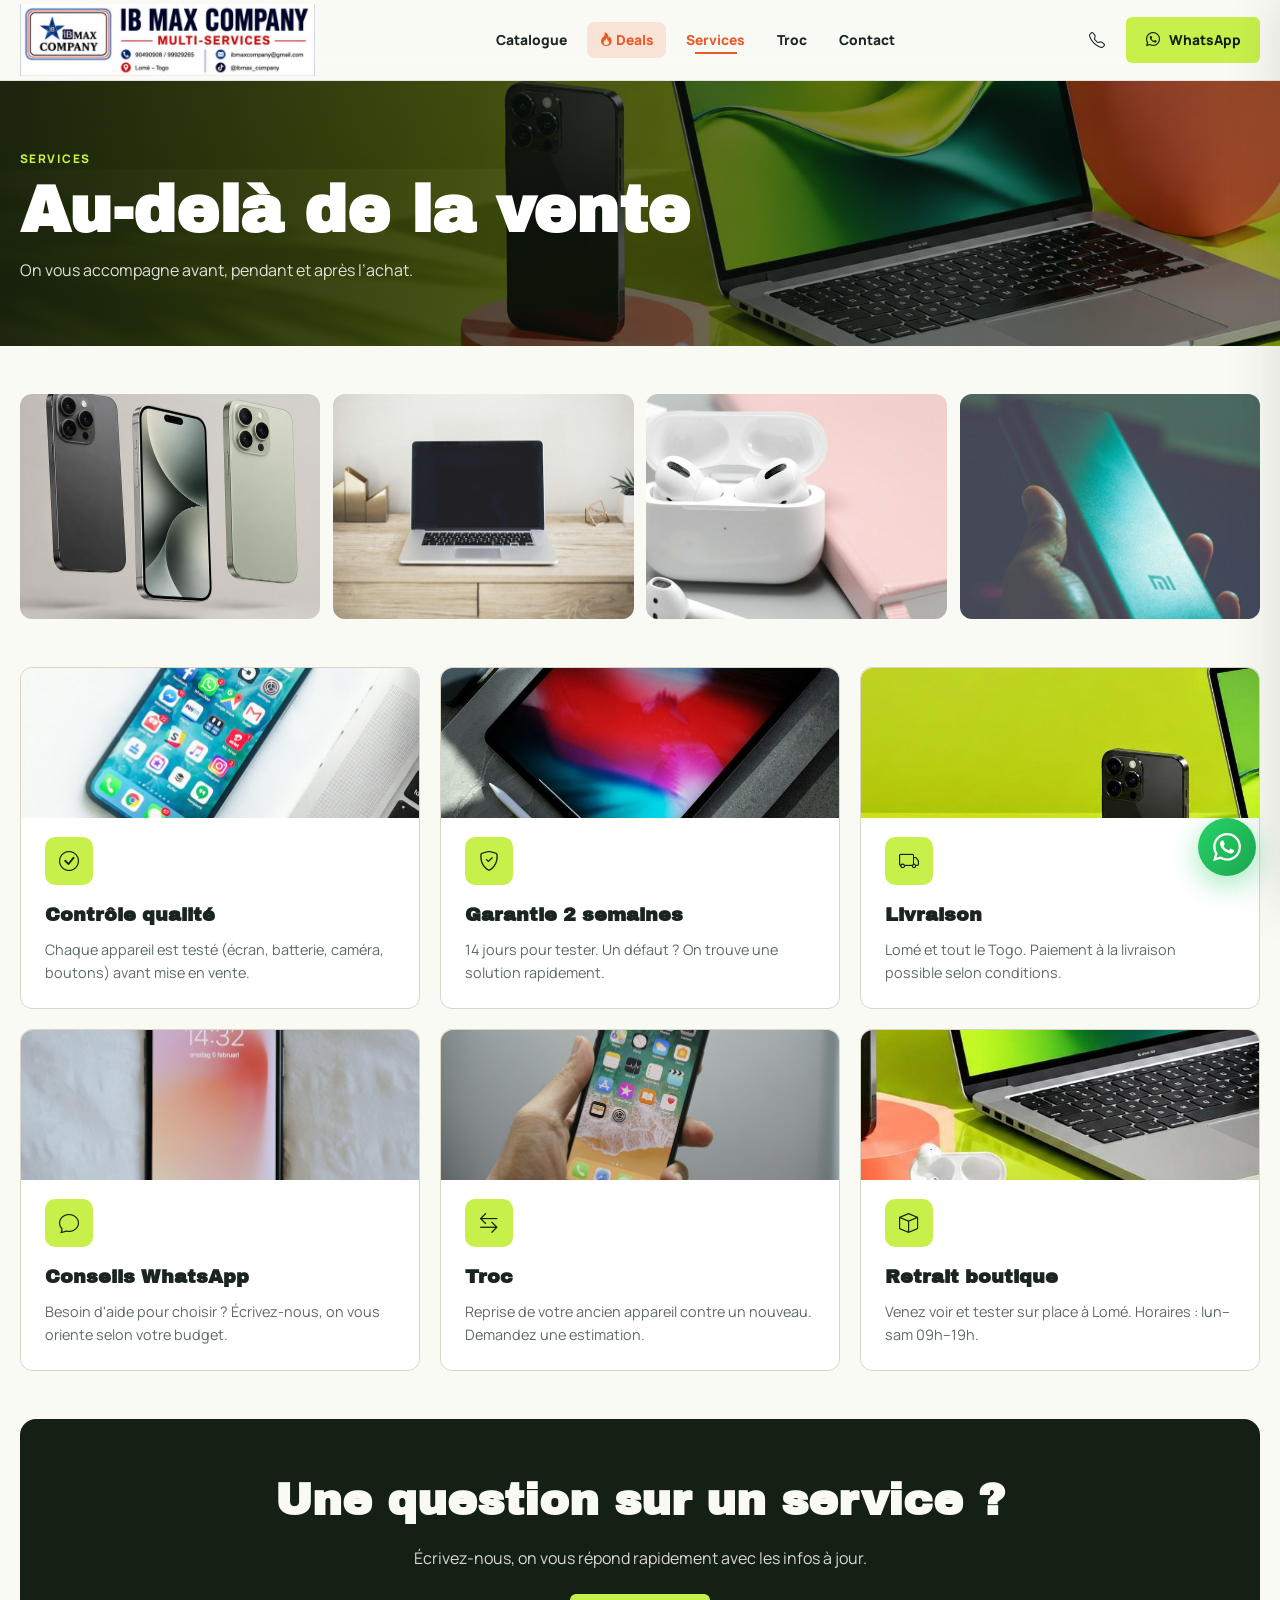
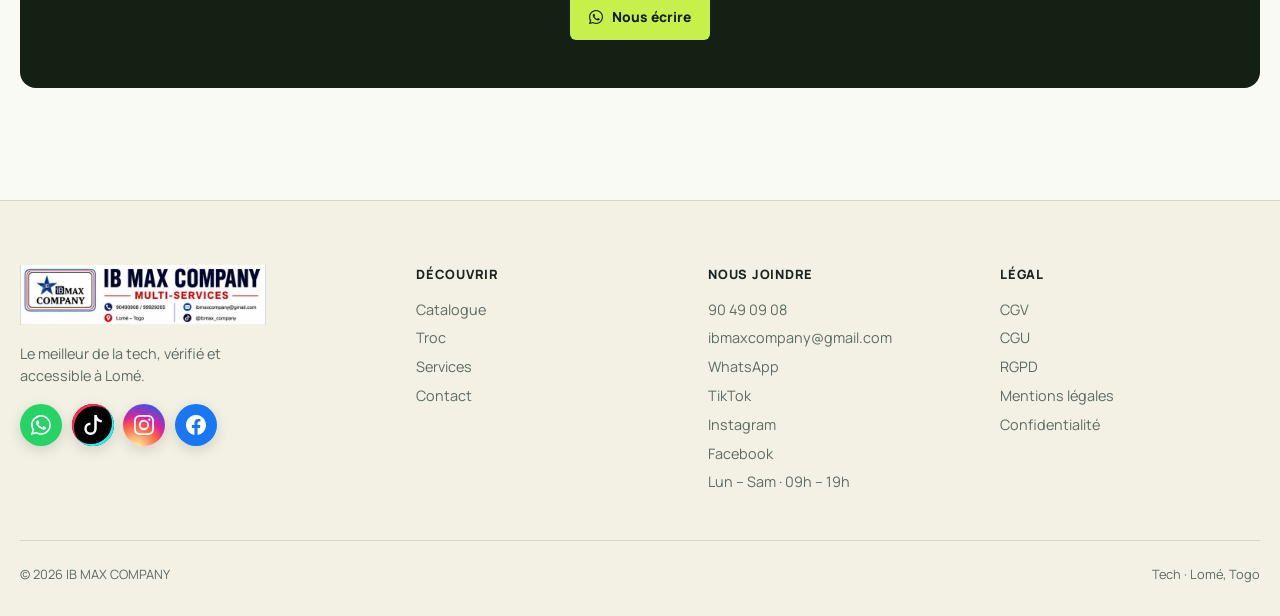
<file: services.html>
<!DOCTYPE html>
<html lang="fr">
<head>
  <meta charset="UTF-8">
  <meta name="viewport" content="width=device-width, initial-scale=1.0">
  <title>Services — Garantie 14 jours, livraison Togo, contrôle qualité | IB MAX COMPANY Lomé</title>
  <meta name="description" content="Contrôle qualité, garantie 14 jours, livraison à Lomé et partout au Togo, paiement à la livraison, conseils WhatsApp, troc et retrait en boutique chez IB MAX COMPANY.">
  <meta name="keywords" content="garantie téléphone Togo, livraison smartphone Lomé, paiement à la livraison Togo, téléphone testé vérifié Lomé, conseil achat smartphone Togo, retrait boutique Lomé, service après-vente téléphone Lomé, IB MAX COMPANY, IB MAX, Lomé, Togo">
  <meta name="author" content="IB MAX COMPANY">
  <meta name="robots" content="index, follow, max-image-preview:large, max-snippet:-1, max-video-preview:-1">
  <link rel="canonical" href="https://ibmaxcompany.com/services.html">
  <link rel="alternate" hreflang="fr" href="https://ibmaxcompany.com/services.html">
  <link rel="alternate" hreflang="x-default" href="https://ibmaxcompany.com/services.html">
  <meta name="geo.region" content="TG-M">
  <meta name="geo.placename" content="Lomé">
  <meta name="geo.position" content="6.1319;1.2228">
  <meta name="ICBM" content="6.1319, 1.2228">
  <meta property="og:type" content="website">
  <meta property="og:site_name" content="IB MAX COMPANY">
  <meta property="og:locale" content="fr_FR">
  <meta property="og:url" content="https://ibmaxcompany.com/services.html">
  <meta property="og:title" content="Services — Garantie 14 jours, livraison Togo, contrôle qualité | IB MAX COMPANY Lomé">
  <meta property="og:description" content="Contrôle qualité, garantie 14 jours, livraison à Lomé et partout au Togo, paiement à la livraison, conseils WhatsApp, troc et retrait en boutique chez IB MAX COMPANY.">
  <meta property="og:image" content="https://ibmaxcompany.com/images/og-image.jpg">
  <meta property="og:image:width" content="1200">
  <meta property="og:image:height" content="630">
  <meta property="og:image:alt" content="IB MAX COMPANY — iPhone, MacBook, audio et accessoires à Lomé">
  <meta name="twitter:card" content="summary_large_image">
  <meta name="twitter:title" content="Services — Garantie 14 jours, livraison Togo, contrôle qualité | IB MAX COMPANY Lomé">
  <meta name="twitter:description" content="Contrôle qualité, garantie 14 jours, livraison à Lomé et partout au Togo, paiement à la livraison, conseils WhatsApp, troc et retrait en boutique chez IB MAX COMPANY.">
  <meta name="twitter:image" content="https://ibmaxcompany.com/images/og-image.jpg">
  <link rel="icon" type="image/png" sizes="192x192" href="images/icon-192.png">
  <link rel="icon" type="image/png" sizes="512x512" href="images/icon-512.png">
  <link rel="apple-touch-icon" href="images/apple-touch-icon.png">
  <meta name="theme-color" content="#c8f04a">
  <link rel="manifest" href="manifest.webmanifest">
  <link rel="preconnect" href="https://fonts.googleapis.com">
  <link rel="preconnect" href="https://fonts.gstatic.com" crossorigin>
  <link rel="dns-prefetch" href="https://wa.me">
  <link rel="dns-prefetch" href="https://www.instagram.com">
  <link rel="dns-prefetch" href="https://www.facebook.com">
  <link rel="dns-prefetch" href="https://www.tiktok.com">
  <link rel="preload" as="style" href="css/style.css">
  <link rel="preload" as="script" href="js/products.js">
  <link rel="preload" as="script" href="js/script.js">
  <link href="https://fonts.googleapis.com/css2?family=Archivo+Black&family=Manrope:wght@400;500;600;700;800&display=swap" rel="stylesheet">
  <link href="https://cdn.jsdelivr.net/npm/bootstrap-icons@1.11.3/font/bootstrap-icons.min.css" rel="stylesheet">
  <link rel="stylesheet" href="css/style.css">
  <script type="application/ld+json">{"@context":"https://schema.org","@type":"BreadcrumbList","itemListElement":[{"@type":"ListItem","position":1,"name":"Accueil","item":"https://ibmaxcompany.com/"},{"@type":"ListItem","position":2,"name":"Services","item":"https://ibmaxcompany.com/services.html"}]}</script>
</head>
<body>

  <header class="site-header">
    <div class="site-container">
      <a href="index.html" class="brand-mark" aria-label="IB MAX COMPANY"><img src="images/logo.jpeg" alt="IB MAX COMPANY" width="295" height="72"></a>
      <nav class="nav-desktop" aria-label="Navigation">
        <a class="nav-link" href="catalogue.html">Catalogue</a>
        <a class="nav-link nav-deals" href="catalogue.html?cat=Deals"><i class="bi bi-fire"></i> Deals</a>
        <a class="nav-link active" href="services.html">Services</a>
        <a class="nav-link" href="troc.html">Troc</a>
        <a class="nav-link" href="contact.html">Contact</a>
      </nav>
      <div class="header-actions">
        <a class="icon-button" href="tel:+22890490908" aria-label="Appeler"><i class="bi bi-telephone"></i></a>
        <a class="button button-primary" href="https://wa.me/22890490908?text=Bonjour%20IB%20MAX%2C%20je%20souhaite%20avoir%20des%20informations." target="_blank" rel="noopener"><i class="bi bi-whatsapp" aria-hidden="true"></i> WhatsApp</a>
      </div>
      <button class="menu-toggle" id="menuToggle" aria-label="Menu"><span></span><span></span><span></span></button>
    </div>
  </header>

  <div class="mobile-menu" id="mobileMenu">
    <div style="display:flex;align-items:center;justify-content:space-between">
      <span class="brand-mark"><img src="images/logo.jpeg" alt="IB MAX COMPANY" width="295" height="72"></span>
      <button class="icon-button" id="menuClose" aria-label="Fermer"><i class="bi bi-x"></i></button>
    </div>
    <nav style="margin-top:2.5rem;margin-bottom:auto;display:flex;flex-direction:column">
      <a class="mobile-link" href="index.html">Accueil</a>
      <a class="mobile-link" href="catalogue.html">Catalogue</a>
      <a class="mobile-link" href="catalogue.html?cat=Deals"><i class="bi bi-fire"></i> Deals</a>
      <a class="mobile-link" href="services.html">Services</a>
      <a class="mobile-link" href="troc.html">Troc</a>
      <a class="mobile-link" href="contact.html">Contact</a>
    </nav>

      <div class="social-links social-links--mobile" aria-label="Réseaux sociaux IB MAX COMPANY">
        <a class="social-btn sb-whatsapp" href="https://wa.me/22890490908" target="_blank" rel="noopener me" aria-label="WhatsApp +228 90 49 09 08" title="WhatsApp"><svg class="social-svg" viewBox="0 0 16 16" fill="currentColor" aria-hidden="true" focusable="false"><path d="M13.601 2.326A7.85 7.85 0 0 0 7.994 0C3.627 0 .068 3.558.064 7.926c0 1.399.366 2.76 1.057 3.965L0 16l4.204-1.102a7.9 7.9 0 0 0 3.79.965h.004c4.368 0 7.926-3.558 7.93-7.93A7.9 7.9 0 0 0 13.6 2.326zM7.994 14.521a6.6 6.6 0 0 1-3.356-.92l-.24-.144-2.494.654.666-2.433-.156-.251a6.56 6.56 0 0 1-1.007-3.505c0-3.626 2.957-6.584 6.591-6.584a6.56 6.56 0 0 1 4.66 1.931 6.56 6.56 0 0 1 1.928 4.66c-.004 3.639-2.961 6.592-6.592 6.592m3.615-4.934c-.197-.099-1.17-.578-1.353-.646-.182-.065-.315-.099-.445.099-.133.197-.513.646-.627.775-.114.133-.232.148-.43.05-.197-.1-.836-.308-1.592-.985-.59-.525-.985-1.175-1.103-1.372-.114-.198-.011-.304.088-.403.087-.088.197-.232.296-.346.1-.114.133-.198.198-.33.065-.134.034-.248-.015-.347-.05-.099-.445-1.076-.612-1.47-.16-.389-.323-.335-.445-.34-.114-.007-.247-.007-.38-.007a.73.73 0 0 0-.529.247c-.182.198-.691.677-.691 1.654s.71 1.916.81 2.049c.098.133 1.394 2.132 3.383 2.992.47.205.84.326 1.129.418.475.152.904.129 1.246.08.38-.058 1.171-.48 1.338-.943.164-.464.164-.86.114-.943-.049-.084-.182-.133-.38-.232"/></svg></a>
        <a class="social-btn sb-tiktok" href="https://www.tiktok.com/@ibmax_company" target="_blank" rel="noopener me" aria-label="TikTok @ibmax_company" title="TikTok"><svg class="social-svg" viewBox="0 0 16 16" fill="currentColor" aria-hidden="true" focusable="false"><path d="M9 0h1.98c.144.715.54 1.617 1.235 2.512C12.895 3.389 13.797 4 15 4v2c-1.753 0-3.07-.814-4-1.829V11a5 5 0 1 1-5-5v2a3 3 0 1 0 3 3z"/></svg></a>
        <a class="social-btn sb-instagram" href="https://www.instagram.com/ibmax_company" target="_blank" rel="noopener me" aria-label="Instagram @ibmax_company" title="Instagram"><svg class="social-svg" viewBox="0 0 16 16" fill="currentColor" aria-hidden="true" focusable="false"><path d="M8 0C5.829 0 5.556.01 4.703.048 3.85.088 3.269.222 2.76.42a3.9 3.9 0 0 0-1.417.923A3.9 3.9 0 0 0 .42 2.76C.222 3.268.087 3.85.048 4.7.01 5.555 0 5.827 0 8.001c0 2.172.01 2.444.048 3.297.04.852.174 1.433.372 1.942.205.526.478.972.923 1.417.444.445.89.719 1.416.923.51.198 1.09.333 1.942.372C5.555 15.99 5.827 16 8 16s2.444-.01 3.298-.048c.851-.04 1.434-.174 1.943-.372a3.9 3.9 0 0 0 1.416-.923c.445-.445.718-.891.923-1.417.197-.509.332-1.09.372-1.942C15.99 10.445 16 10.173 16 8s-.01-2.445-.048-3.299c-.04-.851-.175-1.433-.372-1.941a3.9 3.9 0 0 0-.923-1.417A3.9 3.9 0 0 0 13.24.42c-.51-.198-1.092-.333-1.943-.372C10.443.01 10.172 0 7.998 0zm-.717 1.442h.718c2.136 0 2.389.007 3.232.046.78.035 1.204.166 1.486.275.373.145.64.319.92.599s.453.546.598.92c.11.281.24.705.275 1.485.039.843.047 1.096.047 3.231s-.008 2.389-.047 3.232c-.035.78-.166 1.203-.275 1.485a2.5 2.5 0 0 1-.599.919c-.28.28-.546.453-.92.598-.28.11-.704.24-1.485.276-.843.038-1.096.047-3.232.047s-2.39-.009-3.233-.047c-.78-.036-1.203-.166-1.485-.276a2.5 2.5 0 0 1-.92-.598 2.5 2.5 0 0 1-.6-.92c-.109-.281-.24-.705-.275-1.485-.038-.843-.046-1.096-.046-3.233s.008-2.388.046-3.231c.036-.78.166-1.204.276-1.486.145-.373.319-.64.599-.92s.546-.453.92-.598c.282-.11.705-.24 1.485-.276.738-.034 1.024-.044 2.515-.045zm4.988 1.328a.96.96 0 1 0 0 1.92.96.96 0 0 0 0-1.92m-4.27 1.122a4.109 4.109 0 1 0 0 8.217 4.109 4.109 0 0 0 0-8.217m0 1.441a2.667 2.667 0 1 1 0 5.334 2.667 2.667 0 0 1 0-5.334"/></svg></a>
        <a class="social-btn sb-facebook" href="https://www.facebook.com/share/1EzmM8azvQ/?mibextid=wwXIfr" target="_blank" rel="noopener me" aria-label="Facebook IB MAX COMPANY" title="Facebook"><svg class="social-svg" viewBox="0 0 16 16" fill="currentColor" aria-hidden="true" focusable="false"><path d="M16 8.049c0-4.446-3.582-8.05-8-8.05C3.58 0-.002 3.603-.002 8.05c0 4.017 2.926 7.347 6.75 7.951v-5.625h-2.03V8.05H6.75V6.275c0-2.017 1.195-3.131 3.022-3.131.876 0 1.791.157 1.791.157v1.98h-1.009c-.993 0-1.303.621-1.303 1.258v1.51h2.218l-.354 2.326H9.25V16c3.824-.604 6.75-3.934 6.75-7.951"/></svg></a>
      </div>
    <a class="button button-primary" style="margin-top:1rem" href="https://wa.me/22890490908" target="_blank" rel="noopener"><i class="bi bi-whatsapp" aria-hidden="true"></i> Écrire sur WhatsApp</a>
  </div>
  <button class="menu-backdrop hidden" id="menuBackdrop" aria-label="Fermer"></button>

  <main>
    <section class="page-hero has-photo" style="--hero-img:url('../images/ibmax-hero.jpg')">
      <div class="site-container">
        <span class="section-kicker">Services</span>
        <h1>Au-delà de la vente</h1>
        <p>On vous accompagne avant, pendant et après l’achat.</p>
      </div>
    </section>
    <section class="site-container" style="padding: 3rem 0 5rem">
      <div class="photo-band">
        <img src="images/ibmax-phones.jpg" alt="iPhone 15 Pro" loading="lazy">
        <img src="images/crops/macbook-bureau.jpg" alt="MacBook" loading="lazy">
        <img src="images/crops/airpods-pro.jpg" alt="AirPods Pro" loading="lazy">
        <img src="images/powerbank1.jpg" alt="Power bank" loading="lazy">
      </div>
      <div class="card-grid">
<div class="trust-card reveal"><img class="trust-photo" src="images/phone1.jpg" alt="" loading="lazy"><div class="trust-icon"><i class="bi bi-check-circle"></i></div><h3>Contrôle qualité</h3><p>Chaque appareil est testé (écran, batterie, caméra, boutons) avant mise en vente.</p></div>
        <div class="trust-card reveal"><img class="trust-photo" src="images/crops/ipad-stylet.jpg" alt="" loading="lazy"><div class="trust-icon"><i class="bi bi-shield-check"></i></div><h3>Garantie 2 semaines</h3><p>14 jours pour tester. Un défaut ? On trouve une solution rapidement.</p></div>
        <div class="trust-card reveal"><img class="trust-photo" src="images/crops/iphone-noir-bureau.jpg" alt="" loading="lazy"><div class="trust-icon"><i class="bi bi-truck"></i></div><h3>Livraison</h3><p>Lomé et tout le Togo. Paiement à la livraison possible selon conditions.</p></div>
        <div class="trust-card reveal"><img class="trust-photo" src="images/phone4.jpg" alt="" loading="lazy"><div class="trust-icon"><i class="bi bi-chat"></i></div><h3>Conseils WhatsApp</h3><p>Besoin d'aide pour choisir ? Écrivez-nous, on vous oriente selon votre budget.</p></div>
        <div class="trust-card reveal"><img class="trust-photo" src="images/phone3.jpg" alt="" loading="lazy"><div class="trust-icon"><i class="bi bi-arrow-left-right"></i></div><h3>Troc</h3><p>Reprise de votre ancien appareil contre un nouveau. Demandez une estimation.</p></div>
        <div class="trust-card reveal"><img class="trust-photo" src="images/crops/macbook-airpods.jpg" alt="" loading="lazy"><div class="trust-icon"><i class="bi bi-box"></i></div><h3>Retrait boutique</h3><p>Venez voir et tester sur place à Lomé. Horaires : lun–sam 09h–19h.</p></div>
      </div>
      <div class="cta-block">
        <h2>Une question sur un service ?</h2>
        <p>Écrivez-nous, on vous répond rapidement avec les infos à jour.</p>
        <a class="button button-primary" href="https://wa.me/22890490908?text=Bonjour%20IB%20MAX%2C%20question%20sur%20vos%20services." target="_blank" rel="noopener"><i class="bi bi-whatsapp" aria-hidden="true"></i> Nous écrire</a>
      </div>
    </section>
  </main>

  <footer class="site-footer">
    <div class="site-container footer-top">
      <div class="footer-brand">
        <span class="brand-mark"><img src="images/logo.jpeg" alt="IB MAX COMPANY" width="295" height="72"></span>
        <p>Le meilleur de la tech, vérifié et accessible à Lomé.</p>
        <div class="social-links" aria-label="Réseaux sociaux IB MAX COMPANY">
          <a class="social-btn sb-whatsapp" href="https://wa.me/22890490908" target="_blank" rel="noopener me" aria-label="WhatsApp +228 90 49 09 08" title="WhatsApp"><svg class="social-svg" viewBox="0 0 16 16" fill="currentColor" aria-hidden="true" focusable="false"><path d="M13.601 2.326A7.85 7.85 0 0 0 7.994 0C3.627 0 .068 3.558.064 7.926c0 1.399.366 2.76 1.057 3.965L0 16l4.204-1.102a7.9 7.9 0 0 0 3.79.965h.004c4.368 0 7.926-3.558 7.93-7.93A7.9 7.9 0 0 0 13.6 2.326zM7.994 14.521a6.6 6.6 0 0 1-3.356-.92l-.24-.144-2.494.654.666-2.433-.156-.251a6.56 6.56 0 0 1-1.007-3.505c0-3.626 2.957-6.584 6.591-6.584a6.56 6.56 0 0 1 4.66 1.931 6.56 6.56 0 0 1 1.928 4.66c-.004 3.639-2.961 6.592-6.592 6.592m3.615-4.934c-.197-.099-1.17-.578-1.353-.646-.182-.065-.315-.099-.445.099-.133.197-.513.646-.627.775-.114.133-.232.148-.43.05-.197-.1-.836-.308-1.592-.985-.59-.525-.985-1.175-1.103-1.372-.114-.198-.011-.304.088-.403.087-.088.197-.232.296-.346.1-.114.133-.198.198-.33.065-.134.034-.248-.015-.347-.05-.099-.445-1.076-.612-1.47-.16-.389-.323-.335-.445-.34-.114-.007-.247-.007-.38-.007a.73.73 0 0 0-.529.247c-.182.198-.691.677-.691 1.654s.71 1.916.81 2.049c.098.133 1.394 2.132 3.383 2.992.47.205.84.326 1.129.418.475.152.904.129 1.246.08.38-.058 1.171-.48 1.338-.943.164-.464.164-.86.114-.943-.049-.084-.182-.133-.38-.232"/></svg></a>
          <a class="social-btn sb-tiktok" href="https://www.tiktok.com/@ibmax_company" target="_blank" rel="noopener me" aria-label="TikTok @ibmax_company" title="TikTok"><svg class="social-svg" viewBox="0 0 16 16" fill="currentColor" aria-hidden="true" focusable="false"><path d="M9 0h1.98c.144.715.54 1.617 1.235 2.512C12.895 3.389 13.797 4 15 4v2c-1.753 0-3.07-.814-4-1.829V11a5 5 0 1 1-5-5v2a3 3 0 1 0 3 3z"/></svg></a>
          <a class="social-btn sb-instagram" href="https://www.instagram.com/ibmax_company" target="_blank" rel="noopener me" aria-label="Instagram @ibmax_company" title="Instagram"><svg class="social-svg" viewBox="0 0 16 16" fill="currentColor" aria-hidden="true" focusable="false"><path d="M8 0C5.829 0 5.556.01 4.703.048 3.85.088 3.269.222 2.76.42a3.9 3.9 0 0 0-1.417.923A3.9 3.9 0 0 0 .42 2.76C.222 3.268.087 3.85.048 4.7.01 5.555 0 5.827 0 8.001c0 2.172.01 2.444.048 3.297.04.852.174 1.433.372 1.942.205.526.478.972.923 1.417.444.445.89.719 1.416.923.51.198 1.09.333 1.942.372C5.555 15.99 5.827 16 8 16s2.444-.01 3.298-.048c.851-.04 1.434-.174 1.943-.372a3.9 3.9 0 0 0 1.416-.923c.445-.445.718-.891.923-1.417.197-.509.332-1.09.372-1.942C15.99 10.445 16 10.173 16 8s-.01-2.445-.048-3.299c-.04-.851-.175-1.433-.372-1.941a3.9 3.9 0 0 0-.923-1.417A3.9 3.9 0 0 0 13.24.42c-.51-.198-1.092-.333-1.943-.372C10.443.01 10.172 0 7.998 0zm-.717 1.442h.718c2.136 0 2.389.007 3.232.046.78.035 1.204.166 1.486.275.373.145.64.319.92.599s.453.546.598.92c.11.281.24.705.275 1.485.039.843.047 1.096.047 3.231s-.008 2.389-.047 3.232c-.035.78-.166 1.203-.275 1.485a2.5 2.5 0 0 1-.599.919c-.28.28-.546.453-.92.598-.28.11-.704.24-1.485.276-.843.038-1.096.047-3.232.047s-2.39-.009-3.233-.047c-.78-.036-1.203-.166-1.485-.276a2.5 2.5 0 0 1-.92-.598 2.5 2.5 0 0 1-.6-.92c-.109-.281-.24-.705-.275-1.485-.038-.843-.046-1.096-.046-3.233s.008-2.388.046-3.231c.036-.78.166-1.204.276-1.486.145-.373.319-.64.599-.92s.546-.453.92-.598c.282-.11.705-.24 1.485-.276.738-.034 1.024-.044 2.515-.045zm4.988 1.328a.96.96 0 1 0 0 1.92.96.96 0 0 0 0-1.92m-4.27 1.122a4.109 4.109 0 1 0 0 8.217 4.109 4.109 0 0 0 0-8.217m0 1.441a2.667 2.667 0 1 1 0 5.334 2.667 2.667 0 0 1 0-5.334"/></svg></a>
          <a class="social-btn sb-facebook" href="https://www.facebook.com/share/1EzmM8azvQ/?mibextid=wwXIfr" target="_blank" rel="noopener me" aria-label="Facebook IB MAX COMPANY" title="Facebook"><svg class="social-svg" viewBox="0 0 16 16" fill="currentColor" aria-hidden="true" focusable="false"><path d="M16 8.049c0-4.446-3.582-8.05-8-8.05C3.58 0-.002 3.603-.002 8.05c0 4.017 2.926 7.347 6.75 7.951v-5.625h-2.03V8.05H6.75V6.275c0-2.017 1.195-3.131 3.022-3.131.876 0 1.791.157 1.791.157v1.98h-1.009c-.993 0-1.303.621-1.303 1.258v1.51h2.218l-.354 2.326H9.25V16c3.824-.604 6.75-3.934 6.75-7.951"/></svg></a>
        </div>
      </div>
      <div><h3>Découvrir</h3><a href="catalogue.html">Catalogue</a><a href="troc.html">Troc</a><a href="services.html">Services</a><a href="contact.html">Contact</a></div>
      <div><h3>Nous joindre</h3><a href="tel:+22890490908">90 49 09 08</a><a href="mailto:ibmaxcompany@gmail.com">ibmaxcompany@gmail.com</a><a href="https://wa.me/22890490908" target="_blank" rel="noopener">WhatsApp</a><a href="https://www.tiktok.com/@ibmax_company" target="_blank" rel="noopener me">TikTok</a><a href="https://www.instagram.com/ibmax_company" target="_blank" rel="noopener me">Instagram</a><a href="https://www.facebook.com/share/1EzmM8azvQ/?mibextid=wwXIfr" target="_blank" rel="noopener me">Facebook</a><span>Lun – Sam · 09h – 19h</span></div>
      <div><h3>Légal</h3><a href="cgv.html">CGV</a><a href="cgu.html">CGU</a><a href="rgpd.html">RGPD</a><a href="mentions-legales.html">Mentions légales</a><a href="politique-confidentialite.html">Confidentialité</a></div>
    </div>
    <div class="site-container footer-bottom"><span>© 2026 IB MAX COMPANY</span><span>Tech · Lomé, Togo</span></div>
  </footer>

  <a class="wa-float" href="https://wa.me/22890490908?text=Bonjour%20IB%20MAX" target="_blank" rel="noopener" aria-label="WhatsApp"><svg viewBox="0 0 24 24"><path d="M17.472 14.382c-.297-.149-1.758-.867-2.03-.967-.273-.099-.471-.148-.67.15-.197.297-.767.966-.94 1.164-.173.199-.347.223-.644.075-.297-.15-1.255-.463-2.39-1.475-.883-.788-1.48-1.761-1.653-2.059-.173-.297-.018-.458.13-.606.134-.133.298-.347.446-.52.149-.174.198-.298.298-.497.099-.198.05-.371-.025-.52-.075-.149-.669-1.612-.916-2.207-.242-.579-.487-.5-.669-.51-.173-.008-.371-.01-.57-.01-.198 0-.52.074-.792.372-.272.297-1.04 1.016-1.04 2.479 0 1.462 1.065 2.875 1.213 3.074.149.198 2.096 3.2 5.077 4.487.709.306 1.262.489 1.694.625.712.227 1.36.195 1.871.118.571-.085 1.758-.719 2.006-1.413.248-.694.248-1.289.173-1.413-.074-.124-.272-.198-.57-.347m-5.421 7.403h-.004a9.87 9.87 0 01-5.031-1.378l-.361-.214-3.741.982.998-3.648-.235-.374a9.86 9.86 0 01-1.51-5.26c.001-5.45 4.436-9.884 9.888-9.884 2.64 0 5.122 1.03 6.988 2.898a9.825 9.825 0 012.893 6.994c-.003 5.45-4.437 9.884-9.885 9.884m8.413-18.297A11.815 11.815 0 0012.05 0C5.495 0 .16 5.335.157 11.892c0 2.096.547 4.142 1.588 5.945L.057 24l6.305-1.654a11.882 11.882 0 005.683 1.448h.005c6.554 0 11.89-5.335 11.893-11.893a11.821 11.821 0 00-3.48-8.413z"/></svg></a>

  <script src="js/products.js"></script>
  <script src="js/script.js"></script>
  
</body>
</html>
</file>
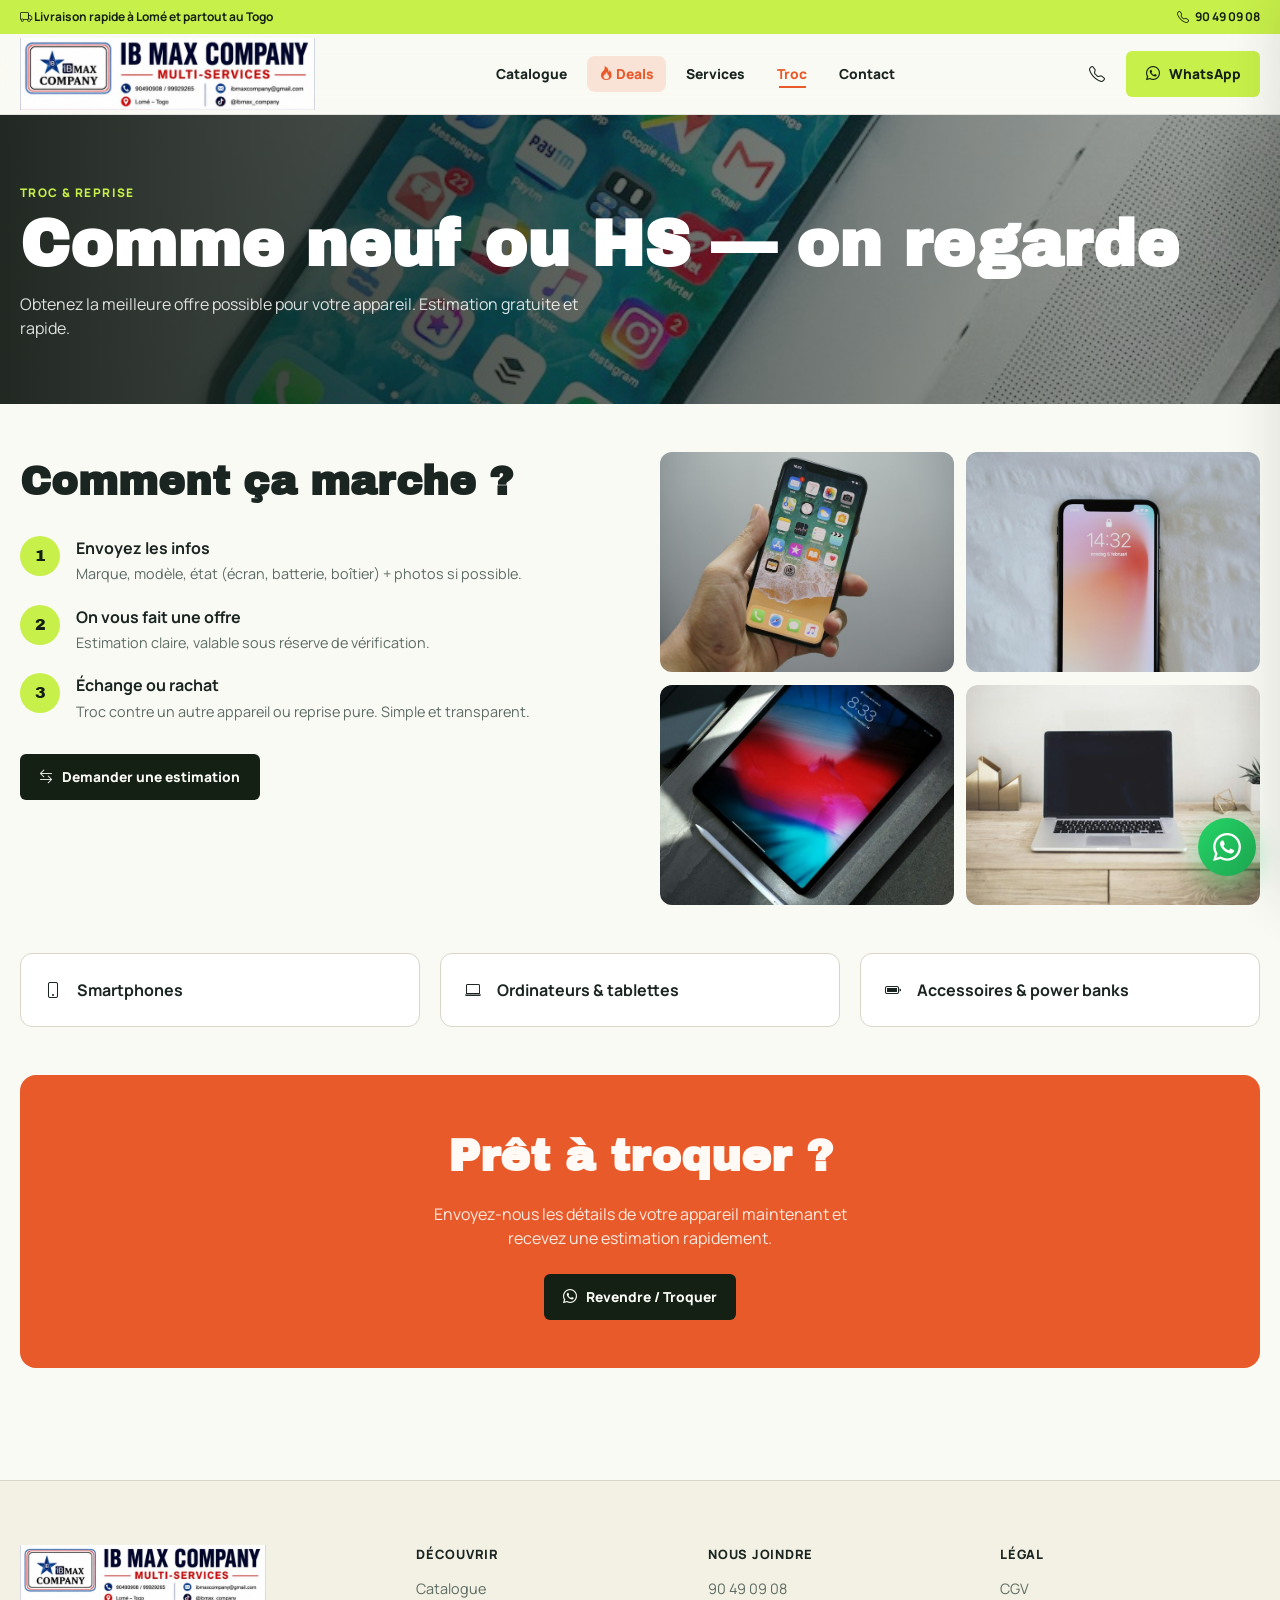
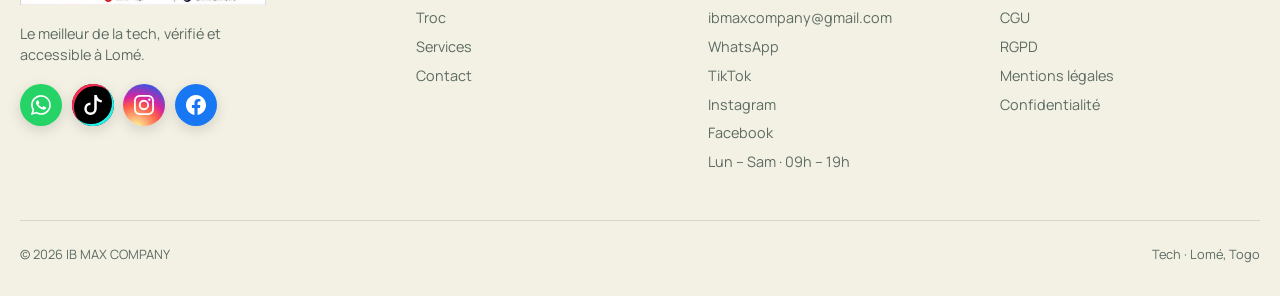
<file: troc.html>
<!DOCTYPE html>
<html lang="fr">
<head>
  <meta charset="UTF-8">
  <meta name="viewport" content="width=device-width, initial-scale=1.0">
  <title>Troc &amp; reprise de téléphone à Lomé — Échangez votre iPhone ou smartphone | IB MAX COMPANY</title>
  <meta name="description" content="Échangez ou revendez votre ancien iPhone, smartphone, ordinateur ou tablette à Lomé. Estimation gratuite, rapide et transparente sur WhatsApp avec IB MAX COMPANY.">
  <meta name="keywords" content="troc téléphone Lomé, échanger iPhone Togo, reprise smartphone Lomé, vendre mon téléphone Togo, estimation téléphone gratuite Lomé, échange ancien téléphone, revendre iPhone Lomé, IB MAX COMPANY, IB MAX, Lomé, Togo">
  <meta name="author" content="IB MAX COMPANY">
  <meta name="robots" content="index, follow, max-image-preview:large, max-snippet:-1, max-video-preview:-1">
  <link rel="canonical" href="https://ibmaxcompany.com/troc.html">
  <link rel="alternate" hreflang="fr" href="https://ibmaxcompany.com/troc.html">
  <link rel="alternate" hreflang="x-default" href="https://ibmaxcompany.com/troc.html">
  <meta name="geo.region" content="TG-M">
  <meta name="geo.placename" content="Lomé">
  <meta name="geo.position" content="6.1319;1.2228">
  <meta name="ICBM" content="6.1319, 1.2228">
  <meta property="og:type" content="website">
  <meta property="og:site_name" content="IB MAX COMPANY">
  <meta property="og:locale" content="fr_FR">
  <meta property="og:url" content="https://ibmaxcompany.com/troc.html">
  <meta property="og:title" content="Troc &amp; reprise de téléphone à Lomé — Échangez votre iPhone ou smartphone | IB MAX COMPANY">
  <meta property="og:description" content="Échangez ou revendez votre ancien iPhone, smartphone, ordinateur ou tablette à Lomé. Estimation gratuite, rapide et transparente sur WhatsApp avec IB MAX COMPANY.">
  <meta property="og:image" content="https://ibmaxcompany.com/images/og-image.jpg">
  <meta property="og:image:width" content="1200">
  <meta property="og:image:height" content="630">
  <meta property="og:image:alt" content="IB MAX COMPANY — iPhone, MacBook, audio et accessoires à Lomé">
  <meta name="twitter:card" content="summary_large_image">
  <meta name="twitter:title" content="Troc &amp; reprise de téléphone à Lomé — Échangez votre iPhone ou smartphone | IB MAX COMPANY">
  <meta name="twitter:description" content="Échangez ou revendez votre ancien iPhone, smartphone, ordinateur ou tablette à Lomé. Estimation gratuite, rapide et transparente sur WhatsApp avec IB MAX COMPANY.">
  <meta name="twitter:image" content="https://ibmaxcompany.com/images/og-image.jpg">
  <link rel="icon" type="image/png" sizes="192x192" href="images/icon-192.png">
  <link rel="icon" type="image/png" sizes="512x512" href="images/icon-512.png">
  <link rel="apple-touch-icon" href="images/apple-touch-icon.png">
  <meta name="theme-color" content="#c8f04a">
  <link rel="manifest" href="manifest.webmanifest">
  <link rel="preconnect" href="https://fonts.googleapis.com">
  <link rel="preconnect" href="https://fonts.gstatic.com" crossorigin>
  <link rel="dns-prefetch" href="https://wa.me">
  <link rel="dns-prefetch" href="https://www.instagram.com">
  <link rel="dns-prefetch" href="https://www.facebook.com">
  <link rel="dns-prefetch" href="https://www.tiktok.com">
  <link rel="preload" as="style" href="css/style.css">
  <link rel="preload" as="script" href="js/products.js">
  <link rel="preload" as="script" href="js/script.js">
  <link href="https://fonts.googleapis.com/css2?family=Archivo+Black&family=Manrope:wght@400;500;600;700;800&display=swap" rel="stylesheet">
  <link href="https://cdn.jsdelivr.net/npm/bootstrap-icons@1.11.3/font/bootstrap-icons.min.css" rel="stylesheet">
  <link rel="stylesheet" href="css/style.css">
  <script type="application/ld+json">{"@context":"https://schema.org","@type":"BreadcrumbList","itemListElement":[{"@type":"ListItem","position":1,"name":"Accueil","item":"https://ibmaxcompany.com/"},{"@type":"ListItem","position":2,"name":"Troc & reprise","item":"https://ibmaxcompany.com/troc.html"}]}</script>
</head>
<body>

  <div class="announcement-bar">
    <div class="site-container">
      <span><i class="bi bi-truck"></i> Livraison rapide à Lomé et partout au Togo</span>
      <a href="tel:+22890490908" style="display:inline-flex;align-items:center;gap:6px"><i class="bi bi-telephone"></i> 90 49 09 08</a>
    </div>
  </div>

  <header class="site-header">
    <div class="site-container">
      <a href="index.html" class="brand-mark" aria-label="IB MAX COMPANY"><img src="images/logo.jpeg" alt="IB MAX COMPANY" width="295" height="72"></a>
      <nav class="nav-desktop" aria-label="Navigation">
        <a class="nav-link" href="catalogue.html">Catalogue</a>
        <a class="nav-link nav-deals" href="catalogue.html?cat=Deals"><i class="bi bi-fire"></i> Deals</a>
        <a class="nav-link" href="services.html">Services</a>
        <a class="nav-link active" href="troc.html">Troc</a>
        <a class="nav-link" href="contact.html">Contact</a>
      </nav>
      <div class="header-actions">
        <a class="icon-button" href="tel:+22890490908" aria-label="Appeler"><i class="bi bi-telephone"></i></a>
        <a class="button button-primary" href="https://wa.me/22890490908?text=Bonjour%20IB%20MAX%2C%20je%20souhaite%20avoir%20des%20informations." target="_blank" rel="noopener"><i class="bi bi-whatsapp" aria-hidden="true"></i> WhatsApp</a>
      </div>
      <button class="menu-toggle" id="menuToggle" aria-label="Menu"><span></span><span></span><span></span></button>
    </div>
  </header>

  <div class="mobile-menu" id="mobileMenu">
    <div style="display:flex;align-items:center;justify-content:space-between">
      <span class="brand-mark"><img src="images/logo.jpeg" alt="IB MAX COMPANY" width="295" height="72"></span>
      <button class="icon-button" id="menuClose" aria-label="Fermer"><i class="bi bi-x"></i></button>
    </div>
    <nav style="margin-top:2.5rem;margin-bottom:auto;display:flex;flex-direction:column">
      <a class="mobile-link" href="index.html">Accueil</a>
      <a class="mobile-link" href="catalogue.html">Catalogue</a>
      <a class="mobile-link" href="catalogue.html?cat=Deals"><i class="bi bi-fire"></i> Deals</a>
      <a class="mobile-link" href="services.html">Services</a>
      <a class="mobile-link" href="troc.html">Troc</a>
      <a class="mobile-link" href="contact.html">Contact</a>
    </nav>

      <div class="social-links social-links--mobile" aria-label="Réseaux sociaux IB MAX COMPANY">
        <a class="social-btn sb-whatsapp" href="https://wa.me/22890490908" target="_blank" rel="noopener me" aria-label="WhatsApp +228 90 49 09 08" title="WhatsApp"><svg class="social-svg" viewBox="0 0 16 16" fill="currentColor" aria-hidden="true" focusable="false"><path d="M13.601 2.326A7.85 7.85 0 0 0 7.994 0C3.627 0 .068 3.558.064 7.926c0 1.399.366 2.76 1.057 3.965L0 16l4.204-1.102a7.9 7.9 0 0 0 3.79.965h.004c4.368 0 7.926-3.558 7.93-7.93A7.9 7.9 0 0 0 13.6 2.326zM7.994 14.521a6.6 6.6 0 0 1-3.356-.92l-.24-.144-2.494.654.666-2.433-.156-.251a6.56 6.56 0 0 1-1.007-3.505c0-3.626 2.957-6.584 6.591-6.584a6.56 6.56 0 0 1 4.66 1.931 6.56 6.56 0 0 1 1.928 4.66c-.004 3.639-2.961 6.592-6.592 6.592m3.615-4.934c-.197-.099-1.17-.578-1.353-.646-.182-.065-.315-.099-.445.099-.133.197-.513.646-.627.775-.114.133-.232.148-.43.05-.197-.1-.836-.308-1.592-.985-.59-.525-.985-1.175-1.103-1.372-.114-.198-.011-.304.088-.403.087-.088.197-.232.296-.346.1-.114.133-.198.198-.33.065-.134.034-.248-.015-.347-.05-.099-.445-1.076-.612-1.47-.16-.389-.323-.335-.445-.34-.114-.007-.247-.007-.38-.007a.73.73 0 0 0-.529.247c-.182.198-.691.677-.691 1.654s.71 1.916.81 2.049c.098.133 1.394 2.132 3.383 2.992.47.205.84.326 1.129.418.475.152.904.129 1.246.08.38-.058 1.171-.48 1.338-.943.164-.464.164-.86.114-.943-.049-.084-.182-.133-.38-.232"/></svg></a>
        <a class="social-btn sb-tiktok" href="https://www.tiktok.com/@ibmax_company" target="_blank" rel="noopener me" aria-label="TikTok @ibmax_company" title="TikTok"><svg class="social-svg" viewBox="0 0 16 16" fill="currentColor" aria-hidden="true" focusable="false"><path d="M9 0h1.98c.144.715.54 1.617 1.235 2.512C12.895 3.389 13.797 4 15 4v2c-1.753 0-3.07-.814-4-1.829V11a5 5 0 1 1-5-5v2a3 3 0 1 0 3 3z"/></svg></a>
        <a class="social-btn sb-instagram" href="https://www.instagram.com/ibmax_company" target="_blank" rel="noopener me" aria-label="Instagram @ibmax_company" title="Instagram"><svg class="social-svg" viewBox="0 0 16 16" fill="currentColor" aria-hidden="true" focusable="false"><path d="M8 0C5.829 0 5.556.01 4.703.048 3.85.088 3.269.222 2.76.42a3.9 3.9 0 0 0-1.417.923A3.9 3.9 0 0 0 .42 2.76C.222 3.268.087 3.85.048 4.7.01 5.555 0 5.827 0 8.001c0 2.172.01 2.444.048 3.297.04.852.174 1.433.372 1.942.205.526.478.972.923 1.417.444.445.89.719 1.416.923.51.198 1.09.333 1.942.372C5.555 15.99 5.827 16 8 16s2.444-.01 3.298-.048c.851-.04 1.434-.174 1.943-.372a3.9 3.9 0 0 0 1.416-.923c.445-.445.718-.891.923-1.417.197-.509.332-1.09.372-1.942C15.99 10.445 16 10.173 16 8s-.01-2.445-.048-3.299c-.04-.851-.175-1.433-.372-1.941a3.9 3.9 0 0 0-.923-1.417A3.9 3.9 0 0 0 13.24.42c-.51-.198-1.092-.333-1.943-.372C10.443.01 10.172 0 7.998 0zm-.717 1.442h.718c2.136 0 2.389.007 3.232.046.78.035 1.204.166 1.486.275.373.145.64.319.92.599s.453.546.598.92c.11.281.24.705.275 1.485.039.843.047 1.096.047 3.231s-.008 2.389-.047 3.232c-.035.78-.166 1.203-.275 1.485a2.5 2.5 0 0 1-.599.919c-.28.28-.546.453-.92.598-.28.11-.704.24-1.485.276-.843.038-1.096.047-3.232.047s-2.39-.009-3.233-.047c-.78-.036-1.203-.166-1.485-.276a2.5 2.5 0 0 1-.92-.598 2.5 2.5 0 0 1-.6-.92c-.109-.281-.24-.705-.275-1.485-.038-.843-.046-1.096-.046-3.233s.008-2.388.046-3.231c.036-.78.166-1.204.276-1.486.145-.373.319-.64.599-.92s.546-.453.92-.598c.282-.11.705-.24 1.485-.276.738-.034 1.024-.044 2.515-.045zm4.988 1.328a.96.96 0 1 0 0 1.92.96.96 0 0 0 0-1.92m-4.27 1.122a4.109 4.109 0 1 0 0 8.217 4.109 4.109 0 0 0 0-8.217m0 1.441a2.667 2.667 0 1 1 0 5.334 2.667 2.667 0 0 1 0-5.334"/></svg></a>
        <a class="social-btn sb-facebook" href="https://www.facebook.com/share/1EzmM8azvQ/?mibextid=wwXIfr" target="_blank" rel="noopener me" aria-label="Facebook IB MAX COMPANY" title="Facebook"><svg class="social-svg" viewBox="0 0 16 16" fill="currentColor" aria-hidden="true" focusable="false"><path d="M16 8.049c0-4.446-3.582-8.05-8-8.05C3.58 0-.002 3.603-.002 8.05c0 4.017 2.926 7.347 6.75 7.951v-5.625h-2.03V8.05H6.75V6.275c0-2.017 1.195-3.131 3.022-3.131.876 0 1.791.157 1.791.157v1.98h-1.009c-.993 0-1.303.621-1.303 1.258v1.51h2.218l-.354 2.326H9.25V16c3.824-.604 6.75-3.934 6.75-7.951"/></svg></a>
      </div>
    <a class="button button-primary" style="margin-top:1rem" href="https://wa.me/22890490908" target="_blank" rel="noopener"><i class="bi bi-whatsapp" aria-hidden="true"></i> Écrire sur WhatsApp</a>
  </div>
  <button class="menu-backdrop hidden" id="menuBackdrop" aria-label="Fermer"></button>

  <main>
    <section class="page-hero has-photo" style="--hero-img:url('../images/phone1.jpg')">
      <div class="site-container">
        <span class="section-kicker">Troc &amp; Reprise</span>
        <h1>Comme neuf ou HS — on regarde</h1>
        <p>Obtenez la meilleure offre possible pour votre appareil. Estimation gratuite et rapide.</p>
      </div>
    </section>
    <section class="site-container" style="padding: 3rem 0 5rem">
      <div class="contact-grid">
        <div>
          <h2 style="font-family:var(--font-display);font-size:clamp(1.8rem,4vw,2.5rem);margin-bottom:1.5rem">Comment ça marche ?</h2>
          <div class="steps">
            <div class="step"><span class="step-num">1</span><div><strong>Envoyez les infos</strong><p>Marque, modèle, état (écran, batterie, boîtier) + photos si possible.</p></div></div>
            <div class="step"><span class="step-num">2</span><div><strong>On vous fait une offre</strong><p>Estimation claire, valable sous réserve de vérification.</p></div></div>
            <div class="step"><span class="step-num">3</span><div><strong>Échange ou rachat</strong><p>Troc contre un autre appareil ou reprise pure. Simple et transparent.</p></div></div>
          </div>
          <a class="button button-dark mt-8" href="https://wa.me/22890490908?text=Bonjour%20IB%20MAX%2C%20troc%20/%20reprise%20%E2%80%94%20voici%20mon%20appareil%20%3A" target="_blank" rel="noopener"><i class="bi bi-arrow-left-right"></i> Demander une estimation</a>
        </div>
        <div class="photo-band" style="grid-template-columns:1fr 1fr;margin:0">
          <img src="images/phone3.jpg" alt="iPhone en main" loading="lazy">
          <img src="images/phone4.jpg" alt="iPhone écran verrouillé" loading="lazy" style="object-position:center 30%">
          <img src="images/crops/ipad-stylet.jpg" alt="iPad" loading="lazy">
          <img src="images/crops/macbook-bureau.jpg" alt="MacBook" loading="lazy">
        </div>
      </div>
<div class="card-grid" style="margin-top:3rem">
        <div class="trust-card" style="display:flex;align-items:center;gap:1rem"><i class="bi bi-phone"></i><strong>Smartphones</strong></div>
        <div class="trust-card" style="display:flex;align-items:center;gap:1rem"><i class="bi bi-laptop"></i><strong>Ordinateurs & tablettes</strong></div>
        <div class="trust-card" style="display:flex;align-items:center;gap:1rem"><i class="bi bi-battery-full"></i><strong>Accessoires & power banks</strong></div>
      </div>
      <div class="secondary-block">
        <h2>Prêt à troquer ?</h2>
        <p style="margin:0.75rem auto 1.5rem;max-width:28rem;opacity:0.9">Envoyez-nous les détails de votre appareil maintenant et recevez une estimation rapidement.</p>
        <a class="button button-dark" href="https://wa.me/22890490908?text=Bonjour%20IB%20MAX%2C%20troc%20/%20reprise" target="_blank" rel="noopener"><i class="bi bi-whatsapp" aria-hidden="true"></i> Revendre / Troquer</a>
      </div>
    </section>
  </main>

  <footer class="site-footer">
    <div class="site-container footer-top">
      <div class="footer-brand">
        <span class="brand-mark"><img src="images/logo.jpeg" alt="IB MAX COMPANY" width="295" height="72"></span>
        <p>Le meilleur de la tech, vérifié et accessible à Lomé.</p>
        <div class="social-links" aria-label="Réseaux sociaux IB MAX COMPANY">
          <a class="social-btn sb-whatsapp" href="https://wa.me/22890490908" target="_blank" rel="noopener me" aria-label="WhatsApp +228 90 49 09 08" title="WhatsApp"><svg class="social-svg" viewBox="0 0 16 16" fill="currentColor" aria-hidden="true" focusable="false"><path d="M13.601 2.326A7.85 7.85 0 0 0 7.994 0C3.627 0 .068 3.558.064 7.926c0 1.399.366 2.76 1.057 3.965L0 16l4.204-1.102a7.9 7.9 0 0 0 3.79.965h.004c4.368 0 7.926-3.558 7.93-7.93A7.9 7.9 0 0 0 13.6 2.326zM7.994 14.521a6.6 6.6 0 0 1-3.356-.92l-.24-.144-2.494.654.666-2.433-.156-.251a6.56 6.56 0 0 1-1.007-3.505c0-3.626 2.957-6.584 6.591-6.584a6.56 6.56 0 0 1 4.66 1.931 6.56 6.56 0 0 1 1.928 4.66c-.004 3.639-2.961 6.592-6.592 6.592m3.615-4.934c-.197-.099-1.17-.578-1.353-.646-.182-.065-.315-.099-.445.099-.133.197-.513.646-.627.775-.114.133-.232.148-.43.05-.197-.1-.836-.308-1.592-.985-.59-.525-.985-1.175-1.103-1.372-.114-.198-.011-.304.088-.403.087-.088.197-.232.296-.346.1-.114.133-.198.198-.33.065-.134.034-.248-.015-.347-.05-.099-.445-1.076-.612-1.47-.16-.389-.323-.335-.445-.34-.114-.007-.247-.007-.38-.007a.73.73 0 0 0-.529.247c-.182.198-.691.677-.691 1.654s.71 1.916.81 2.049c.098.133 1.394 2.132 3.383 2.992.47.205.84.326 1.129.418.475.152.904.129 1.246.08.38-.058 1.171-.48 1.338-.943.164-.464.164-.86.114-.943-.049-.084-.182-.133-.38-.232"/></svg></a>
          <a class="social-btn sb-tiktok" href="https://www.tiktok.com/@ibmax_company" target="_blank" rel="noopener me" aria-label="TikTok @ibmax_company" title="TikTok"><svg class="social-svg" viewBox="0 0 16 16" fill="currentColor" aria-hidden="true" focusable="false"><path d="M9 0h1.98c.144.715.54 1.617 1.235 2.512C12.895 3.389 13.797 4 15 4v2c-1.753 0-3.07-.814-4-1.829V11a5 5 0 1 1-5-5v2a3 3 0 1 0 3 3z"/></svg></a>
          <a class="social-btn sb-instagram" href="https://www.instagram.com/ibmax_company" target="_blank" rel="noopener me" aria-label="Instagram @ibmax_company" title="Instagram"><svg class="social-svg" viewBox="0 0 16 16" fill="currentColor" aria-hidden="true" focusable="false"><path d="M8 0C5.829 0 5.556.01 4.703.048 3.85.088 3.269.222 2.76.42a3.9 3.9 0 0 0-1.417.923A3.9 3.9 0 0 0 .42 2.76C.222 3.268.087 3.85.048 4.7.01 5.555 0 5.827 0 8.001c0 2.172.01 2.444.048 3.297.04.852.174 1.433.372 1.942.205.526.478.972.923 1.417.444.445.89.719 1.416.923.51.198 1.09.333 1.942.372C5.555 15.99 5.827 16 8 16s2.444-.01 3.298-.048c.851-.04 1.434-.174 1.943-.372a3.9 3.9 0 0 0 1.416-.923c.445-.445.718-.891.923-1.417.197-.509.332-1.09.372-1.942C15.99 10.445 16 10.173 16 8s-.01-2.445-.048-3.299c-.04-.851-.175-1.433-.372-1.941a3.9 3.9 0 0 0-.923-1.417A3.9 3.9 0 0 0 13.24.42c-.51-.198-1.092-.333-1.943-.372C10.443.01 10.172 0 7.998 0zm-.717 1.442h.718c2.136 0 2.389.007 3.232.046.78.035 1.204.166 1.486.275.373.145.64.319.92.599s.453.546.598.92c.11.281.24.705.275 1.485.039.843.047 1.096.047 3.231s-.008 2.389-.047 3.232c-.035.78-.166 1.203-.275 1.485a2.5 2.5 0 0 1-.599.919c-.28.28-.546.453-.92.598-.28.11-.704.24-1.485.276-.843.038-1.096.047-3.232.047s-2.39-.009-3.233-.047c-.78-.036-1.203-.166-1.485-.276a2.5 2.5 0 0 1-.92-.598 2.5 2.5 0 0 1-.6-.92c-.109-.281-.24-.705-.275-1.485-.038-.843-.046-1.096-.046-3.233s.008-2.388.046-3.231c.036-.78.166-1.204.276-1.486.145-.373.319-.64.599-.92s.546-.453.92-.598c.282-.11.705-.24 1.485-.276.738-.034 1.024-.044 2.515-.045zm4.988 1.328a.96.96 0 1 0 0 1.92.96.96 0 0 0 0-1.92m-4.27 1.122a4.109 4.109 0 1 0 0 8.217 4.109 4.109 0 0 0 0-8.217m0 1.441a2.667 2.667 0 1 1 0 5.334 2.667 2.667 0 0 1 0-5.334"/></svg></a>
          <a class="social-btn sb-facebook" href="https://www.facebook.com/share/1EzmM8azvQ/?mibextid=wwXIfr" target="_blank" rel="noopener me" aria-label="Facebook IB MAX COMPANY" title="Facebook"><svg class="social-svg" viewBox="0 0 16 16" fill="currentColor" aria-hidden="true" focusable="false"><path d="M16 8.049c0-4.446-3.582-8.05-8-8.05C3.58 0-.002 3.603-.002 8.05c0 4.017 2.926 7.347 6.75 7.951v-5.625h-2.03V8.05H6.75V6.275c0-2.017 1.195-3.131 3.022-3.131.876 0 1.791.157 1.791.157v1.98h-1.009c-.993 0-1.303.621-1.303 1.258v1.51h2.218l-.354 2.326H9.25V16c3.824-.604 6.75-3.934 6.75-7.951"/></svg></a>
        </div>
      </div>
      <div><h3>Découvrir</h3><a href="catalogue.html">Catalogue</a><a href="troc.html">Troc</a><a href="services.html">Services</a><a href="contact.html">Contact</a></div>
      <div><h3>Nous joindre</h3><a href="tel:+22890490908">90 49 09 08</a><a href="mailto:ibmaxcompany@gmail.com">ibmaxcompany@gmail.com</a><a href="https://wa.me/22890490908" target="_blank" rel="noopener">WhatsApp</a><a href="https://www.tiktok.com/@ibmax_company" target="_blank" rel="noopener me">TikTok</a><a href="https://www.instagram.com/ibmax_company" target="_blank" rel="noopener me">Instagram</a><a href="https://www.facebook.com/share/1EzmM8azvQ/?mibextid=wwXIfr" target="_blank" rel="noopener me">Facebook</a><span>Lun – Sam · 09h – 19h</span></div>
      <div><h3>Légal</h3><a href="cgv.html">CGV</a><a href="cgu.html">CGU</a><a href="rgpd.html">RGPD</a><a href="mentions-legales.html">Mentions légales</a><a href="politique-confidentialite.html">Confidentialité</a></div>
    </div>
    <div class="site-container footer-bottom"><span>© 2026 IB MAX COMPANY</span><span>Tech · Lomé, Togo</span></div>
  </footer>

  <a class="wa-float" href="https://wa.me/22890490908?text=Bonjour%20IB%20MAX" target="_blank" rel="noopener" aria-label="WhatsApp"><svg viewBox="0 0 24 24"><path d="M17.472 14.382c-.297-.149-1.758-.867-2.03-.967-.273-.099-.471-.148-.67.15-.197.297-.767.966-.94 1.164-.173.199-.347.223-.644.075-.297-.15-1.255-.463-2.39-1.475-.883-.788-1.48-1.761-1.653-2.059-.173-.297-.018-.458.13-.606.134-.133.298-.347.446-.52.149-.174.198-.298.298-.497.099-.198.05-.371-.025-.52-.075-.149-.669-1.612-.916-2.207-.242-.579-.487-.5-.669-.51-.173-.008-.371-.01-.57-.01-.198 0-.52.074-.792.372-.272.297-1.04 1.016-1.04 2.479 0 1.462 1.065 2.875 1.213 3.074.149.198 2.096 3.2 5.077 4.487.709.306 1.262.489 1.694.625.712.227 1.36.195 1.871.118.571-.085 1.758-.719 2.006-1.413.248-.694.248-1.289.173-1.413-.074-.124-.272-.198-.57-.347m-5.421 7.403h-.004a9.87 9.87 0 01-5.031-1.378l-.361-.214-3.741.982.998-3.648-.235-.374a9.86 9.86 0 01-1.51-5.26c.001-5.45 4.436-9.884 9.888-9.884 2.64 0 5.122 1.03 6.988 2.898a9.825 9.825 0 012.893 6.994c-.003 5.45-4.437 9.884-9.885 9.884m8.413-18.297A11.815 11.815 0 0012.05 0C5.495 0 .16 5.335.157 11.892c0 2.096.547 4.142 1.588 5.945L.057 24l6.305-1.654a11.882 11.882 0 005.683 1.448h.005c6.554 0 11.89-5.335 11.893-11.893a11.821 11.821 0 00-3.48-8.413z"/></svg></a>

  <script src="js/products.js"></script>
  <script src="js/script.js"></script>
  
</body>
</html>
</file>
<file: css/style.css>
/* IB MAX COMPANY — Pure CSS (design moderne) */

:root {
  --font-sans: "Manrope", system-ui, -apple-system, sans-serif;
  --font-display: "Archivo Black", sans-serif;
  --background: #fafaf5;
  --foreground: #1a2420;
  --card: #ffffff;
  --primary: #c8f04a;
  --primary-foreground: #152015;
  --secondary: #e85a2a;
  --secondary-foreground: #fffaf5;
  --muted: #f0efe6;
  --muted-foreground: #5c6b63;
  --border: #d9d6c8;
  --surface-dark: #152015;
  --surface-soft: #f3f1e4;
  --shadow-float: 0 18px 50px rgba(21, 32, 21, 0.16);
}

*, *::before, *::after { box-sizing: border-box; margin: 0; padding: 0; }
html { scroll-behavior: smooth; }
body {
  font-family: var(--font-sans);
  background: var(--background);
  color: var(--foreground);
  line-height: 1.5;
  -webkit-font-smoothing: antialiased;
  overflow-x: hidden;
}
img { max-width: 100%; display: block; }
a { color: inherit; text-decoration: none; }
ul { list-style: none; }
button { font: inherit; cursor: pointer; border: none; background: none; }
input, textarea { font: inherit; }
::selection { background: var(--primary); color: var(--primary-foreground); }

.site-container { width: min(100% - 2rem, 1240px); margin-inline: auto; }

/* Announcement */
.announcement-bar {
  background: var(--primary);
  color: var(--primary-foreground);
  font-size: 0.75rem;
  font-weight: 700;
}
.announcement-bar .site-container {
  display: flex;
  align-items: center;
  justify-content: space-between;
  gap: 1rem;
  padding: 0.5rem 0;
}

/* Header */
.site-header {
  position: sticky;
  top: 0;
  z-index: 40;
  background: color-mix(in srgb, var(--background) 82%, transparent);
  border-bottom: 1px solid color-mix(in srgb, var(--foreground) 10%, transparent);
  backdrop-filter: blur(18px);
}
.site-header .site-container {
  display: flex;
  align-items: center;
  gap: 1.5rem;
  height: 80px;
}
.brand-mark {
  display: inline-flex;
  align-items: center;
  font-family: var(--font-display);
  font-size: 1.25rem;
  line-height: 1;
}
.brand-mark img {
  height: 72px;
  width: auto;
  object-fit: contain;
  vertical-align: middle;
}
.mobile-menu .brand-mark img { height: 60px; }
.footer-brand .brand-mark img { height: 60px; }
.brand-ib {
  padding: 0.48rem 0.42rem;
  color: var(--primary);
  background: var(--surface-dark);
}
.brand-max {
  padding: 0.48rem 0.5rem;
  color: var(--surface-dark);
  background: var(--primary);
}
.nav-desktop {
  display: none;
  flex: 1;
  align-items: center;
  justify-content: center;
  gap: 0.5rem;
}
.nav-link {
  position: relative;
  font-size: 0.86rem;
  font-weight: 800;
  padding: 0.5rem 0.75rem;
  border-radius: 8px;
  color: var(--foreground);
  transition: color 0.2s, background 0.2s;
}
.nav-link:hover {
  color: var(--secondary);
  background: color-mix(in srgb, var(--secondary) 12%, transparent);
}
.nav-link::after {
  content: "";
  position: absolute;
  left: 25%;
  right: 25%;
  bottom: 0.25rem;
  height: 2px;
  background: var(--secondary);
  transform: scaleX(0);
  transform-origin: center;
  transition: transform 0.25s cubic-bezier(0.2, 0.9, 0.3, 1);
}
.nav-link:hover::after,
.nav-link.active::after { transform: scaleX(1); }
.nav-link.active { color: var(--secondary); }
.nav-deals {
  background: color-mix(in srgb, var(--secondary) 15%, transparent);
  color: var(--secondary);
}
.nav-deals:hover {
  background: color-mix(in srgb, var(--secondary) 25%, transparent);
}
.header-actions {
  display: none;
  align-items: center;
  gap: 0.5rem;
  margin-left: auto;
}
.icon-button {
  display: inline-flex;
  align-items: center;
  justify-content: center;
  width: 42px;
  height: 42px;
  border-radius: 10px;
  color: var(--foreground);
  background: transparent;
  transition: background 0.2s, color 0.2s, transform 0.15s;
}
.icon-button:hover {
  background: var(--muted);
  color: var(--secondary);
  transform: scale(1.05);
}
.icon-button:active { transform: scale(0.97); }
.menu-toggle {
  display: flex;
  flex-direction: column;
  justify-content: center;
  gap: 5px;
  width: 42px;
  height: 42px;
  margin-left: auto;
  padding: 10px;
  border-radius: 10px;
  background: transparent;
  transition: background 0.2s;
}
.menu-toggle:hover { background: var(--muted); }
.menu-toggle span {
  display: block;
  height: 2px;
  background: var(--foreground);
  border-radius: 1px;
  transition: 0.25s cubic-bezier(0.2, 0.9, 0.3, 1);
}
.menu-toggle[aria-expanded="true"] span:nth-child(1) { transform: rotate(45deg) translate(5px, 5px); }
.menu-toggle[aria-expanded="true"] span:nth-child(2) { opacity: 0; }
.menu-toggle[aria-expanded="true"] span:nth-child(3) { transform: rotate(-45deg) translate(5px, -5px); }

/* Buttons */
.button {
  display: inline-flex;
  min-height: 44px;
  align-items: center;
  justify-content: center;
  gap: 0.55rem;
  padding: 0.72rem 1.15rem;
  border: 1px solid transparent;
  border-radius: 6px;
  font-size: 0.86rem;
  font-weight: 850;
  transition: transform 0.2s, box-shadow 0.2s, background 0.2s;
}
.button:hover {
  transform: translateY(-2px);
  box-shadow: var(--shadow-float);
}
.button-primary {
  color: var(--primary-foreground);
  background: var(--primary);
}
.button-dark {
  color: var(--background);
  background: var(--surface-dark);
}
.button-glass {
  color: var(--foreground);
  background: color-mix(in srgb, var(--background) 85%, transparent);
  border-color: color-mix(in srgb, var(--foreground) 20%, transparent);
  backdrop-filter: blur(12px);
}
.button-large { min-height: 54px; padding-inline: 1.5rem; }

/* Mobile menu */
.mobile-menu {
  position: fixed;
  z-index: 60;
  inset: 0 0 0 auto;
  width: min(88vw, 380px);
  padding: 1.4rem;
  display: flex;
  flex-direction: column;
  background: var(--background);
  border-left: 1px solid var(--border);
  box-shadow: -24px 0 48px rgba(21,32,21,.12);
  transform: translateX(105%);
  transition: transform 0.35s cubic-bezier(0.2, 0.9, 0.3, 1);
}
.mobile-menu.open { transform: translateX(0); }
.menu-backdrop {
  position: fixed;
  inset: 0;
  z-index: 50;
  background: color-mix(in srgb, var(--surface-dark) 45%, transparent);
  border: 0;
}
.mobile-link {
  display: flex;
  align-items: center;
  gap: 0.75rem;
  padding: 1rem 0.75rem;
  border-radius: 10px;
  border-bottom: none;
  font-size: 1.05rem;
  font-weight: 800;
  color: var(--foreground);
  background: transparent;
  transition: background 0.2s, color 0.2s, padding-left 0.2s;
}
.mobile-link:hover,
.mobile-link:focus {
  background: var(--muted);
  color: var(--secondary);
  padding-left: 1.25rem;
}
.mobile-link i { font-size: 1.2rem; flex-shrink: 0; }
.mobile-link:last-of-type { border-bottom: none; }

/* Hero */
.hero-section {
  position: relative;
  min-height: min(720px, calc(100vh - 110px));
  overflow: hidden;
  display: flex;
  align-items: stretch;
  background: var(--primary);
}
.hero-image {
  position: absolute;
  inset: 0;
  width: 100%;
  height: 100%;
  object-fit: cover;
  object-position: center;
}
.hero-shade {
  position: absolute;
  inset: 0;
  background: linear-gradient(90deg, color-mix(in srgb, var(--primary) 95%, transparent) 0%, color-mix(in srgb, var(--primary) 76%, transparent) 28%, transparent 62%);
}
.hero-content {
  position: relative;
  z-index: 2;
  display: flex;
  align-items: center;
  justify-content: space-between;
  min-height: 620px;
  padding-block: 5rem 7rem;
}
.hero-copy { max-width: 620px; }
.eyebrow, .section-kicker {
  display: inline-flex;
  align-items: center;
  gap: 0.45rem;
  font-size: 0.74rem;
  line-height: 1;
  font-weight: 900;
  text-transform: uppercase;
  letter-spacing: 0.12em;
}
.section-kicker { color: var(--secondary); }
.hero-copy h1 {
  margin: 1rem 0;
  font-family: var(--font-display);
  font-size: clamp(3.2rem, 8.4vw, 7rem);
  line-height: 0.84;
}
.hero-copy h1 span {
  -webkit-text-stroke: 2px var(--foreground);
  color: transparent;
}
.hero-copy p {
  max-width: 530px;
  margin: 0 0 2rem;
  font-size: clamp(1.05rem, 2vw, 1.35rem);
  font-weight: 650;
  line-height: 1.5;
}
.hero-proof {
  align-self: flex-end;
  display: flex;
  align-items: center;
  gap: 0.75rem;
  margin-bottom: 2rem;
  padding: 0.9rem 1rem;
  border: 1px solid color-mix(in srgb, var(--foreground) 25%, transparent);
  background: color-mix(in srgb, var(--background) 86%, transparent);
  backdrop-filter: blur(12px);
  font-size: 0.75rem;
  font-weight: 800;
  line-height: 1.35;
}
.proof-number {
  font-family: var(--font-display);
  font-size: 2.5rem;
}
.hero-ticker {
  position: absolute;
  z-index: 3;
  bottom: 0;
  left: 0;
  right: 0;
  overflow: hidden;
  background: var(--surface-dark);
  color: var(--background);
  transform: rotate(-1deg) scale(1.02);
}
.ticker-track {
  display: flex;
  width: max-content;
  animation: ticker 24s linear infinite;
}
.ticker-track span {
  display: flex;
  align-items: center;
  gap: 0.7rem;
  padding: 0.85rem 1.5rem;
  white-space: nowrap;
  font-size: 0.78rem;
  font-weight: 900;
}
@keyframes ticker {
  from { transform: translateX(0); }
  to { transform: translateX(-50%); }
}

/* Seamless marquee - JS enhanced */
.ticker-track.seamless { animation: ticker 30s linear infinite; }

/* Sections */
.category-section, .products-section, .promise-section { padding: 6.5rem 0; }
.page-hero {
  background: var(--surface-soft);
  border-bottom: 1px solid var(--border);
  padding: 4rem 0;
}
.page-hero h1 {
  font-family: var(--font-display);
  font-size: clamp(2.5rem, 6vw, 4rem);
  line-height: 0.95;
  margin-top: 0.75rem;
}
.page-hero p {
  margin-top: 1rem;
  max-width: 36rem;
  color: var(--muted-foreground);
}
.section-heading {
  display: flex;
  align-items: flex-end;
  justify-content: space-between;
  gap: 2rem;
  margin-bottom: 2.5rem;
}
.section-heading h2 {
  max-width: 760px;
  margin: 0.7rem 0 0;
  font-family: var(--font-display);
  font-size: clamp(2.25rem, 5vw, 4.7rem);
  line-height: 0.98;
}
.section-heading > p {
  max-width: 430px;
  margin: 0;
  color: var(--muted-foreground);
  line-height: 1.7;
}

/* Categories */
.category-grid {
  display: grid;
  grid-template-columns: repeat(6, 1fr);
  gap: 1px;
  background: var(--border);
  border: 1px solid var(--border);
}
.category-tile {
  position: relative;
  min-height: 168px;
  padding: 1.2rem;
  display: flex;
  flex-direction: column;
  align-items: flex-start;
  justify-content: space-between;
  background: var(--card);
  font-weight: 850;
  cursor: pointer;
  transition: background 0.25s, color 0.25s;
  text-align: left;
}
.category-icon {
  display: flex;
  width: 56px;
  height: 56px;
  align-items: center;
  justify-content: center;
  border-radius: 50%;
  background: var(--muted);
  font-size: 1.5rem;
  transition: transform 0.3s, background 0.3s;
}
.category-tile:hover {
  background: var(--surface-dark);
  color: var(--background);
}
.category-tile:hover .category-icon {
  transform: rotate(-9deg) scale(1.1);
  background: var(--primary);
  color: var(--primary-foreground);
}

/* Products */
.products-section { background: var(--surface-soft); }
.filter-row {
  display: flex;
  flex-wrap: wrap;
  gap: 0.5rem;
  margin-bottom: 2rem;
}
.filter-button {
  padding: 0.55rem 0.9rem;
  border: 1px solid var(--border);
  border-radius: 999px;
  background: transparent;
  color: var(--foreground);
  font-size: 0.78rem;
  font-weight: 800;
  cursor: pointer;
}
.filter-button.active {
  border-color: var(--surface-dark);
  background: var(--surface-dark);
  color: var(--background);
}
.product-grid {
  display: grid;
  grid-template-columns: repeat(4, minmax(0, 1fr));
  gap: 1.15rem;
}
.product-card {
  min-width: 0;
  background: var(--card);
  border-radius: 6px;
  overflow: hidden;
  transition: transform 0.3s, box-shadow 0.3s;
}
.product-card:hover {
  transform: translateY(-8px);
  box-shadow: var(--shadow-float);
}
.product-visual {
  position: relative;
  aspect-ratio: 0.93;
  overflow: hidden;
  background: var(--muted);
}
.product-visual img {
  width: 100%;
  height: 100%;
  object-fit: cover;
  transition: transform 0.6s;
}
.product-card:hover .product-visual img { transform: scale(1.06); }
.product-badge {
  position: absolute;
  z-index: 2;
  top: 0.8rem;
  left: 0.8rem;
  padding: 0.38rem 0.6rem;
  border-radius: 4px;
  background: var(--primary);
  color: var(--primary-foreground);
  font-size: 0.65rem;
  font-weight: 900;
  text-transform: uppercase;
}
.quick-action {
  position: absolute;
  z-index: 2;
  right: 0.8rem;
  bottom: 0.8rem;
  width: 44px;
  height: 44px;
  display: flex;
  align-items: center;
  justify-content: center;
  border-radius: 50%;
  background: var(--surface-dark);
  color: var(--background);
  opacity: 0;
  transform: translateY(12px);
  transition: 0.3s;
}
.product-card:hover .quick-action {
  opacity: 1;
  transform: translateY(0);
}
.product-info { padding: 1.15rem; }
.product-category {
  color: var(--secondary);
  font-size: 0.65rem;
  font-weight: 900;
  text-transform: uppercase;
  letter-spacing: 0.08em;
}
.product-info h3 {
  min-height: 2.8rem;
  margin: 0.45rem 0 0.8rem;
  font-size: 0.98rem;
  line-height: 1.4;
}
.product-price-row {
  display: flex;
  align-items: baseline;
  gap: 0.55rem;
}
.product-price-row strong {
  font-family: var(--font-display);
  font-size: 1.15rem;
}
.product-price-row span {
  color: var(--muted-foreground);
  font-size: 0.75rem;
  text-decoration: line-through;
}

/* Search bar */
.search-bar {
  display: flex;
  align-items: center;
  gap: 0.6rem;
  background: var(--muted);
  border: 1px solid transparent;
  border-radius: 6px;
  height: 48px;
  padding: 0 1rem;
  max-width: 360px;
  width: 100%;
  transition: border-color 0.2s, background 0.2s;
}
.search-bar:focus-within {
  border-color: var(--foreground);
  background: var(--card);
}
.search-bar input {
  min-width: 0;
  width: 100%;
  border: 0;
  outline: 0;
  background: transparent;
  color: var(--foreground);
  font-size: 0.88rem;
}

/* Cards / trust */
.card-grid {
  display: grid;
  grid-template-columns: repeat(3, 1fr);
  gap: 1.25rem;
}
.trust-card {
  border: 1px solid var(--border);
  background: var(--card);
  border-radius: 12px;
  padding: 1.5rem;
  transition: box-shadow 0.25s;
}
.trust-card:hover { box-shadow: var(--shadow-float); }
.trust-icon {
  display: inline-flex;
  width: 48px;
  height: 48px;
  align-items: center;
  justify-content: center;
  border-radius: 10px;
  background: var(--primary);
  color: var(--primary-foreground);
  font-size: 1.25rem;
  margin-bottom: 1rem;
}
.trust-card h3 {
  font-family: var(--font-display);
  font-size: 1.2rem;
  margin-bottom: 0.5rem;
}
.trust-card p {
  font-size: 0.9rem;
  color: var(--muted-foreground);
  line-height: 1.6;
}

/* Contact form */
.contact-grid {
  display: grid;
  grid-template-columns: 1fr 1fr;
  gap: 2.5rem;
}
.contact-card {
  border: 1px solid var(--border);
  background: var(--card);
  border-radius: 12px;
  padding: 1.4rem;
  margin-bottom: 1rem;
}
.contact-card h3 {
  font-weight: 800;
  margin-bottom: 0.4rem;
  display: flex;
  align-items: center;
  gap: 0.5rem;
}
.contact-card p, .contact-card a {
  color: var(--muted-foreground);
  font-size: 0.95rem;
}
.contact-card a:hover { color: var(--foreground); text-decoration: underline; }
.form-group { margin-bottom: 1.2rem; }
.form-group label {
  display: block;
  font-size: 0.85rem;
  font-weight: 700;
  margin-bottom: 0.4rem;
}
.form-group input,
.form-group textarea {
  width: 100%;
  border: 1px solid var(--border);
  background: var(--card);
  border-radius: 8px;
  padding: 0.85rem 1rem;
  font-size: 0.95rem;
  outline: none;
  transition: border-color 0.2s;
}
.form-group input:focus,
.form-group textarea:focus { border-color: var(--foreground); }
.form-group textarea { resize: vertical; min-height: 120px; }

/* CTA / dark blocks */
.cta-block {
  background: var(--surface-dark);
  color: var(--background);
  border-radius: 16px;
  padding: 3rem 2rem;
  text-align: center;
  margin-top: 3rem;
}
.cta-block h2 {
  font-family: var(--font-display);
  font-size: clamp(1.8rem, 4vw, 2.8rem);
  margin-bottom: 0.75rem;
}
.cta-block p {
  opacity: 0.85;
  max-width: 32rem;
  margin: 0 auto 1.5rem;
}
.secondary-block {
  background: var(--secondary);
  color: var(--secondary-foreground);
  border-radius: 16px;
  padding: 3rem 2rem;
  text-align: center;
  margin-top: 3rem;
}
.secondary-block h2 {
  font-family: var(--font-display);
  font-size: clamp(1.8rem, 4vw, 2.8rem);
}

/* Trade / steps */
.steps { display: flex; flex-direction: column; gap: 1.25rem; }
.step {
  display: flex;
  gap: 1rem;
  align-items: flex-start;
}
.step-num {
  flex-shrink: 0;
  width: 40px;
  height: 40px;
  display: flex;
  align-items: center;
  justify-content: center;
  border-radius: 50%;
  background: var(--primary);
  color: var(--primary-foreground);
  font-family: var(--font-display);
  font-size: 1rem;
}
.step strong { display: block; margin-bottom: 0.2rem; }
.step p { font-size: 0.9rem; color: var(--muted-foreground); }

/* Promise / rating */
.promise-grid {
  display: grid;
  grid-template-columns: repeat(4, 1fr);
  gap: 1rem;
}
.promise-card {
  border: 1px solid var(--border);
  background: var(--card);
  border-radius: 12px;
  padding: 1.5rem;
  min-height: 220px;
}
.promise-card span {
  font-family: var(--font-display);
  font-size: 0.9rem;
  color: var(--secondary);
}
.promise-card h3 {
  font-family: var(--font-display);
  font-size: 1.15rem;
  margin: 2.5rem 0 0.6rem;
}
.promise-card p {
  font-size: 0.85rem;
  color: var(--muted-foreground);
  line-height: 1.55;
}

/* Footer */
.site-footer {
  background: var(--surface-soft);
  border-top: 1px solid var(--border);
  padding: 4rem 0 2rem;
  margin-top: 2rem;
}
.footer-top {
  display: grid;
  grid-template-columns: 1.4fr repeat(3, 1fr);
  gap: 2rem;
  margin-bottom: 2.5rem;
}
.footer-brand p {
  margin-top: 0.75rem;
  font-size: 0.9rem;
  color: var(--muted-foreground);
  max-width: 240px;
}
.footer-top h3 {
  font-size: 0.8rem;
  font-weight: 900;
  text-transform: uppercase;
  letter-spacing: 0.06em;
  margin-bottom: 0.9rem;
}
.footer-top a, .footer-top span {
  display: block;
  font-size: 0.9rem;
  color: var(--muted-foreground);
  margin-bottom: 0.45rem;
}
.footer-top a:hover { color: var(--foreground); }
.social-row { display: flex; gap: 0.5rem; margin-bottom: 0.75rem; }
.footer-bottom {
  display: flex;
  justify-content: space-between;
  padding-top: 1.5rem;
  border-top: 1px solid var(--border);
  font-size: 0.8rem;
  color: var(--muted-foreground);
}

/* WhatsApp float */
.wa-float {
  position: fixed;
  bottom: 1.5rem;
  right: 1.5rem;
  z-index: 30;
  width: 58px;
  height: 58px;
  display: flex;
  align-items: center;
  justify-content: center;
  border-radius: 50%;
  background: linear-gradient(135deg, #25d366 0%, #1da851 100%);
  color: #fff;
  box-shadow: 0 8px 28px rgba(37, 211, 102, 0.45);
  transition: transform 0.2s, box-shadow 0.2s, background 0.2s;
}
.wa-float:hover {
  transform: scale(1.1);
  box-shadow: 0 12px 36px rgba(37, 211, 102, 0.55);
  background: linear-gradient(135deg, #2ae36e 0%, #22c556 100%);
}
.wa-float:active { transform: scale(0.95); }
.wa-float svg { width: 28px; height: 28px; fill: currentColor; }
.wa-float:focus-visible { outline: 3px solid color-mix(in srgb, #25d366 40%, transparent); outline-offset: 3px; }

/* Legal */
.legal-content {
  max-width: 720px;
  padding: 2.5rem 0 4rem;
}
.legal-content h2 {
  font-size: 1.1rem;
  font-weight: 800;
  margin: 1.8rem 0 0.6rem;
  color: var(--foreground);
}
.legal-content p {
  font-size: 0.95rem;
  color: var(--muted-foreground);
  line-height: 1.7;
  margin-bottom: 0.75rem;
}

/* Utilities */
.flex { display: flex; }
.flex-wrap { flex-wrap: wrap; }
.gap-3 { gap: 0.75rem; }
.mt-4 { margin-top: 1rem; }
.mt-6 { margin-top: 1.5rem; }
.mt-8 { margin-top: 2rem; }
.text-center { text-align: center; }
.hidden { display: none !important; }

/* Responsive */
@media (min-width: 1024px) {
  .nav-desktop { display: flex; }
  .header-actions { display: flex; }
  .menu-toggle { display: none; }
}

@media (max-width: 1023px) {
  .category-grid { grid-template-columns: repeat(3, 1fr); }
  .product-grid { grid-template-columns: repeat(2, 1fr); }
  .promise-grid { grid-template-columns: repeat(2, 1fr); }
  .card-grid { grid-template-columns: repeat(2, 1fr); }
  .contact-grid { grid-template-columns: 1fr; }
  .footer-top { grid-template-columns: 1.2fr 1fr 1fr; }
  .hero-proof { display: none; }
}

@media (max-width: 767px) {
  .site-header .site-container { height: 68px; }
  .hero-section { min-height: 640px; }
  .hero-shade {
    background: linear-gradient(180deg, color-mix(in srgb, var(--primary) 87%, transparent) 0%, color-mix(in srgb, var(--primary) 70%, transparent) 47%, transparent 100%);
  }
  .hero-content {
    align-items: flex-start;
    min-height: 600px;
    padding-top: 3.5rem;
  }
  .hero-copy h1 { font-size: clamp(3rem, 15vw, 4.5rem); }
  .category-section, .products-section, .promise-section { padding: 4rem 0; }
  .section-heading { flex-direction: column; align-items: flex-start; }
  .category-grid { grid-template-columns: repeat(2, 1fr); }
  .product-grid { grid-template-columns: 1fr; gap: 0.8rem; }
  .product-visual { aspect-ratio: 4/3; }
  .product-info { padding: 0.7rem; }
  .product-info h3 { font-size: 0.85rem; min-height: auto; }
  .product-category { font-size: 0.6rem; }
  .product-price-row strong { font-size: 1rem; }
  .quick-action { opacity: 1; transform: none; }
  .promise-grid, .card-grid { grid-template-columns: 1fr; }
  .footer-top { grid-template-columns: 1fr 1fr; }
  .footer-brand { grid-column: 1 / -1; }
  .footer-bottom { flex-direction: column; gap: 0.5rem; }
  .page-hero { padding: 3rem 0; }
}

@media (max-width: 420px) {
  .footer-top { grid-template-columns: 1fr; }
}

/* ════════════════════════════════════════════
   V2 — Site enrichi : photos, specs, galeries
   ════════════════════════════════════════════ */

/* Hero enrichi */
.hero-collage {
  position: relative;
  z-index: 2;
  display: none;
  width: 380px;
  height: 480px;
  margin-bottom: 2rem;
  align-self: center;
}
.hero-collage figure {
  position: absolute;
  margin: 0;
  overflow: hidden;
  border-radius: 14px;
  border: 4px solid var(--background);
  box-shadow: var(--shadow-float);
  background: var(--muted);
}
.hero-collage figure img { width: 100%; height: 100%; object-fit: cover; }
.hero-collage .hc-a { top: 0; right: 0; width: 230px; height: 300px; transform: rotate(3deg); }
.hero-collage .hc-b { bottom: 0; left: 0; width: 210px; height: 230px; transform: rotate(-4deg); }
.hero-collage .hc-c { bottom: 40px; right: 10px; width: 150px; height: 150px; transform: rotate(6deg); z-index: 2; }
.hero-collage .hc-tag {
  position: absolute;
  z-index: 3;
  top: 40%;
  left: -10px;
  padding: 0.5rem 0.8rem;
  border-radius: 999px;
  background: var(--surface-dark);
  color: var(--primary);
  font-size: 0.72rem;
  font-weight: 900;
  box-shadow: var(--shadow-float);
}
.hero-trust {
  display: flex;
  flex-wrap: wrap;
  gap: 0.5rem;
  margin-top: 1.75rem;
}
.hero-trust span {
  padding: 0.4rem 0.75rem;
  border-radius: 999px;
  background: color-mix(in srgb, var(--background) 82%, transparent);
  border: 1px solid color-mix(in srgb, var(--foreground) 18%, transparent);
  font-size: 0.74rem;
  font-weight: 800;
  backdrop-filter: blur(8px);
}

/* Catégories avec photos */
.category-photo-grid {
  display: grid;
  grid-template-columns: repeat(6, 1fr);
  gap: 0.9rem;
}
.category-photo {
  position: relative;
  display: block;
  aspect-ratio: 3 / 4;
  overflow: hidden;
  border-radius: 12px;
  background: var(--surface-dark);
  color: #fff;
  isolation: isolate;
}
.category-photo img {
  position: absolute;
  inset: 0;
  width: 100%;
  height: 100%;
  object-fit: cover;
  z-index: -2;
  transition: transform 0.7s cubic-bezier(0.2, 0.7, 0.2, 1);
}
.category-photo::after {
  content: "";
  position: absolute;
  inset: 0;
  z-index: -1;
  background: linear-gradient(180deg, transparent 40%, rgba(10, 18, 12, 0.82) 100%);
}
.category-photo:hover img { transform: scale(1.08); }
.category-photo .cp-label {
  position: absolute;
  left: 1rem;
  right: 1rem;
  bottom: 1rem;
  display: flex;
  flex-direction: column;
  gap: 0.2rem;
  font-family: var(--font-display);
  font-size: 1.05rem;
  line-height: 1.1;
}
.category-photo .cp-label small {
  font-family: var(--font-sans);
  font-size: 0.7rem;
  font-weight: 700;
  opacity: 0.85;
}
.category-photo .cp-arrow {
  position: absolute;
  top: 0.8rem;
  right: 0.8rem;
  width: 34px;
  height: 34px;
  display: flex;
  align-items: center;
  justify-content: center;
  border-radius: 50%;
  background: var(--primary);
  color: var(--primary-foreground);
  font-weight: 900;
  transition: transform 0.3s;
}
.category-photo:hover .cp-arrow { transform: rotate(-45deg) scale(1.1); }

/* Cartes produit avec specs */
.product-card { display: flex; flex-direction: column; border: 1px solid var(--border); cursor: pointer; }
.product-card .product-visual { aspect-ratio: 1 / 1; }
.product-card .product-visual .pv-count {
  position: absolute;
  z-index: 2;
  left: 0.8rem;
  bottom: 0.8rem;
  padding: 0.25rem 0.5rem;
  border-radius: 4px;
  background: rgba(21, 32, 21, 0.78);
  color: #fff;
  font-size: 0.65rem;
  font-weight: 800;
}
.product-badge.is-dark { background: var(--surface-dark); color: var(--primary); }
.product-card .product-info { display: flex; flex-direction: column; flex: 1; }
.product-card .product-info h3 { min-height: 0; margin: 0.4rem 0 0.35rem; font-family: var(--font-display); font-weight: 400; font-size: 1.1rem; line-height: 1.15; }
.product-card .product-tagline { font-size: 0.82rem; color: var(--muted-foreground); line-height: 1.5; margin-bottom: 0.8rem; }
.spec-chips { display: flex; flex-wrap: wrap; gap: 0.35rem; margin-bottom: 1rem; }
.spec-chips li {
  padding: 0.25rem 0.55rem;
  border-radius: 999px;
  background: var(--muted);
  font-size: 0.68rem;
  font-weight: 800;
  color: var(--foreground);
}
.product-actions { display: flex; gap: 0.5rem; margin-top: auto; }
.product-actions .button { flex: 1; min-height: 40px; padding: 0.5rem 0.7rem; font-size: 0.78rem; }
.product-actions .button-outline { border-color: var(--border); background: transparent; color: var(--foreground); }
.product-actions .button-outline:hover { border-color: var(--foreground); box-shadow: none; }
.condition-pill { font-size: 0.65rem; font-weight: 900; color: var(--muted-foreground); text-transform: uppercase; letter-spacing: 0.06em; }
.product-meta { display: flex; justify-content: space-between; align-items: center; gap: 0.5rem; }
.catalog-meta { display: flex; justify-content: space-between; align-items: center; gap: 1rem; flex-wrap: wrap; margin-bottom: 1.5rem; }
.catalog-count { font-size: 0.85rem; font-weight: 800; color: var(--muted-foreground); }
.catalog-note { padding: 0.9rem 1.1rem; margin-bottom: 1.5rem; border-radius: 10px; background: var(--surface-soft); border: 1px dashed var(--border); font-size: 0.85rem; color: var(--muted-foreground); }
.empty-state { grid-column: 1 / -1; padding: 3rem 1rem; text-align: center; color: var(--muted-foreground); }

/* Modale détail produit */
.pm-backdrop {
  position: fixed;
  inset: 0;
  z-index: 80;
  display: none;
  align-items: center;
  justify-content: center;
  padding: 1rem;
  background: rgba(10, 18, 12, 0.66);
  backdrop-filter: blur(4px);
}
.pm-backdrop.open { display: flex; }
.pm-dialog {
  position: relative;
  display: grid;
  grid-template-columns: 1.05fr 1fr;
  width: min(100%, 940px);
  max-height: calc(100vh - 2rem);
  overflow: auto;
  border-radius: 16px;
  background: var(--card);
  box-shadow: 0 30px 80px rgba(0, 0, 0, 0.4);
  animation: pmIn 0.3s cubic-bezier(0.2, 0.9, 0.3, 1);
}
@keyframes pmIn { from { opacity: 0; transform: translateY(18px) scale(0.98); } to { opacity: 1; transform: none; } }
.pm-close {
  position: absolute;
  top: 0.8rem;
  right: 0.8rem;
  z-index: 3;
  width: 40px;
  height: 40px;
  border-radius: 50%;
  background: var(--background);
  box-shadow: 0 4px 14px rgba(0, 0, 0, 0.18);
  font-size: 1rem;
  font-weight: 900;
}
.pm-gallery { background: var(--muted); display: flex; flex-direction: column; }
.pm-main { flex: 1; min-height: 320px; position: relative; }
.pm-main img { position: absolute; inset: 0; width: 100%; height: 100%; object-fit: cover; }
.pm-thumbs { display: flex; gap: 0.5rem; padding: 0.75rem; background: var(--card); }
.pm-thumbs button {
  width: 64px;
  height: 64px;
  overflow: hidden;
  border-radius: 8px;
  border: 2px solid transparent;
  opacity: 0.7;
  padding: 0;
}
.pm-thumbs button.active { border-color: var(--surface-dark); opacity: 1; }
.pm-thumbs img { width: 100%; height: 100%; object-fit: cover; }
.pm-body { padding: 2rem 1.75rem; }
.pm-body h2 { font-family: var(--font-display); font-size: clamp(1.6rem, 3vw, 2.2rem); line-height: 1.05; margin: 0.5rem 0 0.6rem; }
.pm-body > p { color: var(--muted-foreground); font-size: 0.92rem; margin-bottom: 1.2rem; }
.pm-specs { border-top: 1px solid var(--border); margin-bottom: 1.5rem; }
.pm-specs div { display: flex; justify-content: space-between; gap: 1rem; padding: 0.65rem 0; border-bottom: 1px solid var(--border); font-size: 0.85rem; }
.pm-specs dt { color: var(--muted-foreground); font-weight: 700; }
.pm-specs dd { font-weight: 800; text-align: right; }
.pm-note { margin-top: 0.8rem; font-size: 0.72rem; color: var(--muted-foreground); }

/* Bande accessoires / mosaïque */
.bento-section { padding: 6.5rem 0; background: var(--surface-dark); color: var(--background); }
.bento-section .section-heading > p { color: rgba(250, 250, 245, 0.7); }
.bento-section .section-kicker { color: var(--primary); }
.bento-grid {
  display: grid;
  grid-template-columns: repeat(4, 1fr);
  grid-auto-rows: 230px;
  gap: 0.9rem;
}
.bento-tile {
  position: relative;
  overflow: hidden;
  border-radius: 14px;
  background: #223024;
  isolation: isolate;
  color: #fff;
}
.bento-tile img { position: absolute; inset: 0; width: 100%; height: 100%; object-fit: cover; z-index: -2; transition: transform 0.7s; }
.bento-tile::after { content: ""; position: absolute; inset: 0; z-index: -1; background: linear-gradient(180deg, transparent 45%, rgba(10, 18, 12, 0.85)); }
.bento-tile:hover img { transform: scale(1.07); }
.bento-tile .bt-label { position: absolute; left: 1.1rem; bottom: 1rem; right: 1.1rem; }
.bento-tile .bt-label strong { display: block; font-family: var(--font-display); font-weight: 400; font-size: 1.15rem; }
.bento-tile .bt-label span { font-size: 0.78rem; opacity: 0.85; }
.bento-tile.tall { grid-row: span 2; }
.bento-tile.wide { grid-column: span 2; }

/* Section split photo + texte */
.split-section { padding: 6.5rem 0; }
.split-grid { display: grid; grid-template-columns: 1fr 1fr; gap: 4rem; align-items: center; }
.split-photos { position: relative; height: 520px; }
.split-photos figure { position: absolute; margin: 0; overflow: hidden; border-radius: 16px; box-shadow: var(--shadow-float); }
.split-photos img { width: 100%; height: 100%; object-fit: cover; }
.split-photos .sp-1 { inset: 0 22% 22% 0; }
.split-photos .sp-2 { right: 0; bottom: 0; width: 52%; height: 52%; border: 6px solid var(--background); }
.split-badge {
  position: absolute;
  z-index: 3;
  top: 1.2rem;
  right: 8%;
  width: 118px;
  height: 118px;
  display: flex;
  flex-direction: column;
  align-items: center;
  justify-content: center;
  border-radius: 50%;
  background: var(--primary);
  text-align: center;
  font-size: 0.68rem;
  font-weight: 900;
  line-height: 1.2;
  transform: rotate(8deg);
  box-shadow: var(--shadow-float);
}
.split-badge b { font-family: var(--font-display); font-size: 2rem; font-weight: 400; line-height: 1; }
.split-copy h2 { font-family: var(--font-display); font-size: clamp(2rem, 4vw, 3.4rem); line-height: 1; margin: 0.7rem 0 1.1rem; }
.split-copy > p { color: var(--muted-foreground); line-height: 1.7; margin-bottom: 1.5rem; }
.check-list { display: grid; gap: 0.85rem; margin-bottom: 2rem; }
.check-list li { display: flex; gap: 0.8rem; align-items: flex-start; }
.check-list .ck {
  flex-shrink: 0;
  width: 28px;
  height: 28px;
  display: flex;
  align-items: center;
  justify-content: center;
  border-radius: 50%;
  background: var(--primary);
  font-size: 0.8rem;
  font-weight: 900;
}
.check-list strong { display: block; font-size: 0.95rem; }
.check-list span { font-size: 0.85rem; color: var(--muted-foreground); }

/* Étapes commande */
.order-steps { display: grid; grid-template-columns: repeat(4, 1fr); gap: 1rem; counter-reset: step; }
.order-step { position: relative; padding: 1.5rem; border-radius: 14px; background: var(--card); border: 1px solid var(--border); }
.order-step::before {
  counter-increment: step;
  content: counter(step);
  display: flex;
  align-items: center;
  justify-content: center;
  width: 44px;
  height: 44px;
  margin-bottom: 1.2rem;
  border-radius: 50%;
  background: var(--surface-dark);
  color: var(--primary);
  font-family: var(--font-display);
}
.order-step h3 { font-family: var(--font-display); font-weight: 400; font-size: 1.1rem; margin-bottom: 0.4rem; }
.order-step p { font-size: 0.85rem; color: var(--muted-foreground); line-height: 1.6; }

/* Bannière troc */
.troc-banner {
  position: relative;
  overflow: hidden;
  display: grid;
  grid-template-columns: 1.1fr 1fr;
  border-radius: 20px;
  background: var(--secondary);
  color: var(--secondary-foreground);
}
.troc-banner .tb-copy { padding: 3.5rem 3rem; }
.troc-banner h2 { font-family: var(--font-display); font-size: clamp(2rem, 4vw, 3.2rem); line-height: 1; margin-bottom: 1rem; }
.troc-banner p { opacity: 0.92; margin-bottom: 1.6rem; max-width: 30rem; line-height: 1.65; }
.troc-banner .tb-photos { display: grid; grid-template-columns: 1fr 1fr; gap: 0.6rem; padding: 1rem; }
.troc-banner .tb-photos img { width: 100%; height: 100%; min-height: 200px; object-fit: cover; border-radius: 12px; }
.troc-banner .tb-photos img:first-child { grid-row: span 2; }

/* FAQ */
.faq-grid { display: grid; grid-template-columns: 0.8fr 1.2fr; gap: 3rem; align-items: start; }
.faq-list { display: grid; gap: 0.7rem; }
.faq-list details { border: 1px solid var(--border); border-radius: 12px; background: var(--card); overflow: hidden; }
.faq-list summary { cursor: pointer; padding: 1.1rem 1.3rem; font-weight: 800; list-style: none; display: flex; justify-content: space-between; align-items: center; gap: 1rem; }
.faq-list summary::-webkit-details-marker { display: none; }
.faq-list summary::after { content: "+"; flex-shrink: 0; width: 28px; height: 28px; display: flex; align-items: center; justify-content: center; border-radius: 50%; background: var(--muted); font-weight: 900; transition: transform 0.25s, background 0.25s; }
.faq-list details[open] summary::after { content: "–"; background: var(--primary); }
.faq-list details p { padding: 0 1.3rem 1.2rem; font-size: 0.9rem; color: var(--muted-foreground); line-height: 1.7; }

/* Bandeau infos pratiques */
.info-strip { display: grid; grid-template-columns: repeat(4, 1fr); gap: 0; border-block: 1px solid var(--border); background: var(--card); }
.info-strip > div { display: flex; gap: 0.9rem; align-items: center; padding: 1.4rem 1.2rem; border-right: 1px solid var(--border); }
.info-strip > div:last-child { border-right: 0; }
.info-strip .is-icon { flex-shrink: 0; width: 46px; height: 46px; display: flex; align-items: center; justify-content: center; border-radius: 12px; background: var(--primary); font-size: 1.3rem; }
.info-strip strong { display: block; font-size: 0.9rem; }
.info-strip span { font-size: 0.78rem; color: var(--muted-foreground); }

/* Pages internes : héros photo */
.page-hero.has-photo { position: relative; overflow: hidden; color: #fff; background: var(--surface-dark); border-bottom: 0; isolation: isolate; }
.page-hero.has-photo::before { content: ""; position: absolute; inset: 0; z-index: -2; background: var(--hero-img) center / cover; }
.page-hero.has-photo::after { content: ""; position: absolute; inset: 0; z-index: -1; background: linear-gradient(90deg, rgba(10, 18, 12, 0.9), rgba(10, 18, 12, 0.35)); }
.page-hero.has-photo p { color: rgba(255, 255, 255, 0.85); }
.page-hero.has-photo .section-kicker { color: var(--primary); }
.photo-band { display: grid; grid-template-columns: repeat(4, 1fr); gap: 0.8rem; margin-bottom: 3rem; }
.photo-band img { width: 100%; aspect-ratio: 4 / 3; object-fit: cover; border-radius: 12px; }
.trust-card .trust-photo { max-width: none; width: calc(100% + 3rem); margin: -1.5rem -1.5rem 1.2rem; height: 150px; object-fit: cover; border-radius: 12px 12px 0 0; }

/* Révélation au scroll */
.reveal { opacity: 0; transform: translateY(24px); transition: opacity 0.7s ease, transform 0.7s ease; }
.reveal.in { opacity: 1; transform: none; }
@media (prefers-reduced-motion: reduce) {
  .reveal { opacity: 1; transform: none; transition: none; }
  /* .ticker-track { animation: none; } */
}

@media (min-width: 1100px) { .hero-collage { display: block; } }
@media (max-width: 1023px) {
  .category-photo-grid { grid-template-columns: repeat(3, 1fr); }
  .bento-grid { grid-template-columns: repeat(2, 1fr); }
  .split-grid, .faq-grid, .troc-banner { grid-template-columns: 1fr; }
  .split-photos { height: 440px; }
  .order-steps, .info-strip, .photo-band { grid-template-columns: repeat(2, 1fr); }
  .info-strip > div:nth-child(2) { border-right: 0; }
  .info-strip > div:nth-child(-n+2) { border-bottom: 1px solid var(--border); }
}
@media (max-width: 767px) {
  .category-photo-grid { grid-template-columns: repeat(2, 1fr); gap: 0.6rem; }
  .bento-section, .split-section { padding: 4rem 0; }
  .bento-grid { grid-auto-rows: 180px; gap: 0.6rem; }
  .pm-dialog { grid-template-columns: 1fr; }
  .pm-main { min-height: 260px; }
  .troc-banner .tb-copy { padding: 2.2rem 1.5rem; }
  .order-steps { grid-template-columns: 1fr; }
  .product-card .product-info h3 { font-size: 0.95rem; }
  .product-card .product-tagline { display: none; }
  .product-actions { flex-direction: column; }
  .hero-trust { display: none; }
}
@media (max-width: 420px) {
  .info-strip { grid-template-columns: 1fr; }
  .info-strip > div { border-right: 0; border-bottom: 1px solid var(--border); }
  .photo-band { grid-template-columns: 1fr 1fr; }
  .product-grid { grid-template-columns: repeat(2, 1fr); }
}

/* Correctifs */
.footer-top .footer-brand .brand-mark { display: inline-flex; margin-bottom: 0; }
.footer-top .footer-brand .brand-ib, .footer-top .footer-brand .brand-max { display: inline-block; margin: 0; font-size: 1.25rem; }
.footer-top .footer-brand .brand-ib { color: var(--primary); }
.footer-top .footer-brand .brand-max { color: var(--surface-dark); }
.troc-banner { align-items: stretch; }
.troc-banner .tb-photos { grid-template-rows: 1fr 1fr; min-height: 380px; }
.troc-banner .tb-photos img { min-height: 0; height: 100%; }
@media (max-width: 767px) {
  .product-meta { flex-direction: column; align-items: flex-start; gap: 0.15rem; }
}

/* Deals */
.deals-section { padding: 6.5rem 0 4rem; background: var(--surface-dark); color: var(--background); }
.deals-section .section-kicker { color: var(--primary); }
.deals-section .section-heading > p { color: rgba(250,250,245,.7); }
.deals-section .product-card { color: var(--foreground); border-color: transparent; }
.deals-section .button-dark { background: var(--primary); color: var(--primary-foreground); }
.deal-ribbon { position: absolute; z-index: 3; top: 0; right: 0; padding: .4rem .8rem; border-radius: 0 0 0 10px; background: var(--secondary); color: #fff; font-size: .68rem; font-weight: 900; }
.nav-deals { color: var(--secondary); }
@media (max-width: 767px) { .deals-section { padding: 4rem 0 3rem; } .deal-ribbon { font-size: .6rem; padding: .3rem .55rem; } }

/* Catalogue mobile : cartes compactes en deux colonnes pour éviter une liste interminable. */
@media (max-width: 767px) {
  .product-grid { grid-template-columns: repeat(2, minmax(0, 1fr)); gap: .7rem; }
  .product-card { min-width: 0; }
  .product-card .product-visual { aspect-ratio: 1.15 / 1; }
  .product-card .product-info { padding: .65rem; }
  .product-card .product-info h3 { font-size: .84rem; line-height: 1.2; overflow-wrap: anywhere; }
  .product-card .product-tagline { display: none; }
  .product-card .product-meta { gap: .15rem; }
  .product-card .product-category,
  .product-card .condition-pill { font-size: .55rem; }
  .product-card .spec-chips { gap: .25rem; margin-bottom: .65rem; }
  .product-card .spec-chips li { padding: .2rem .4rem; font-size: .58rem; }
  .product-card .product-actions { flex-direction: row; gap: .35rem; }
  .product-card .product-actions .button { min-width: 0; min-height: 38px; padding: .35rem .3rem; font-size: .68rem; }
  .filter-row { flex-wrap: nowrap; overflow-x: auto; overscroll-behavior-inline: contain; padding-bottom: .35rem; }
  .filter-button { flex: 0 0 auto; }
}


/* ───────── Réseaux sociaux ───────── */
.social-links { display: flex; gap: 0.6rem; margin-top: 1.1rem; flex-wrap: wrap; }
.social-btn {
  display: inline-flex; align-items: center; justify-content: center;
  width: 42px; height: 42px; border-radius: 50%; flex: 0 0 auto;
  color: #fff !important; font-size: 1.15rem; line-height: 1;
  margin: 0 !important;
  transition: transform .2s ease, box-shadow .2s ease, filter .2s ease;
  box-shadow: 0 4px 14px rgba(0,0,0,.14);
}
a.social-btn:hover { transform: translateY(-3px) scale(1.06); box-shadow: 0 8px 20px rgba(0,0,0,.22); filter: brightness(1.07); }
a.social-btn:focus-visible { outline: 3px solid color-mix(in srgb, var(--foreground) 35%, transparent); outline-offset: 3px; }
.sb-whatsapp { background: #25d366; }
.sb-facebook { background: #1877f2; }
.sb-tiktok { background: #000; box-shadow: 0 4px 14px rgba(0,0,0,.14), -2px -2px 0 #25f4ee inset, 2px 2px 0 #fe2c55 inset; }
.sb-instagram { background: radial-gradient(circle at 30% 107%, #fdf497 0%, #fdf497 5%, #fd5949 45%, #d6249f 60%, #285aeb 90%); }
.social-links--mobile { margin: 1.5rem 0 0; }
.footer-top .social-links a.social-btn { color: #fff; margin-bottom: 0; }
.social-list { list-style: none; margin: .6rem 0 0; padding: 0; display: grid; gap: .7rem; }
.social-list a { display: flex; align-items: center; gap: .85rem; font-weight: 700; }
.social-list a small { display: block; font-weight: 500; color: var(--muted-foreground); font-size: .8rem; }
.social-list .social-btn { width: 40px; height: 40px; }

.social-svg { width: 20px; height: 20px; display: block; fill: currentColor; }
.footer-top a.social-btn, a.social-btn, .social-list .social-btn { display: inline-flex; align-items: center; justify-content: center; }
.footer-top a.social-btn { margin: 0; }
</file>
